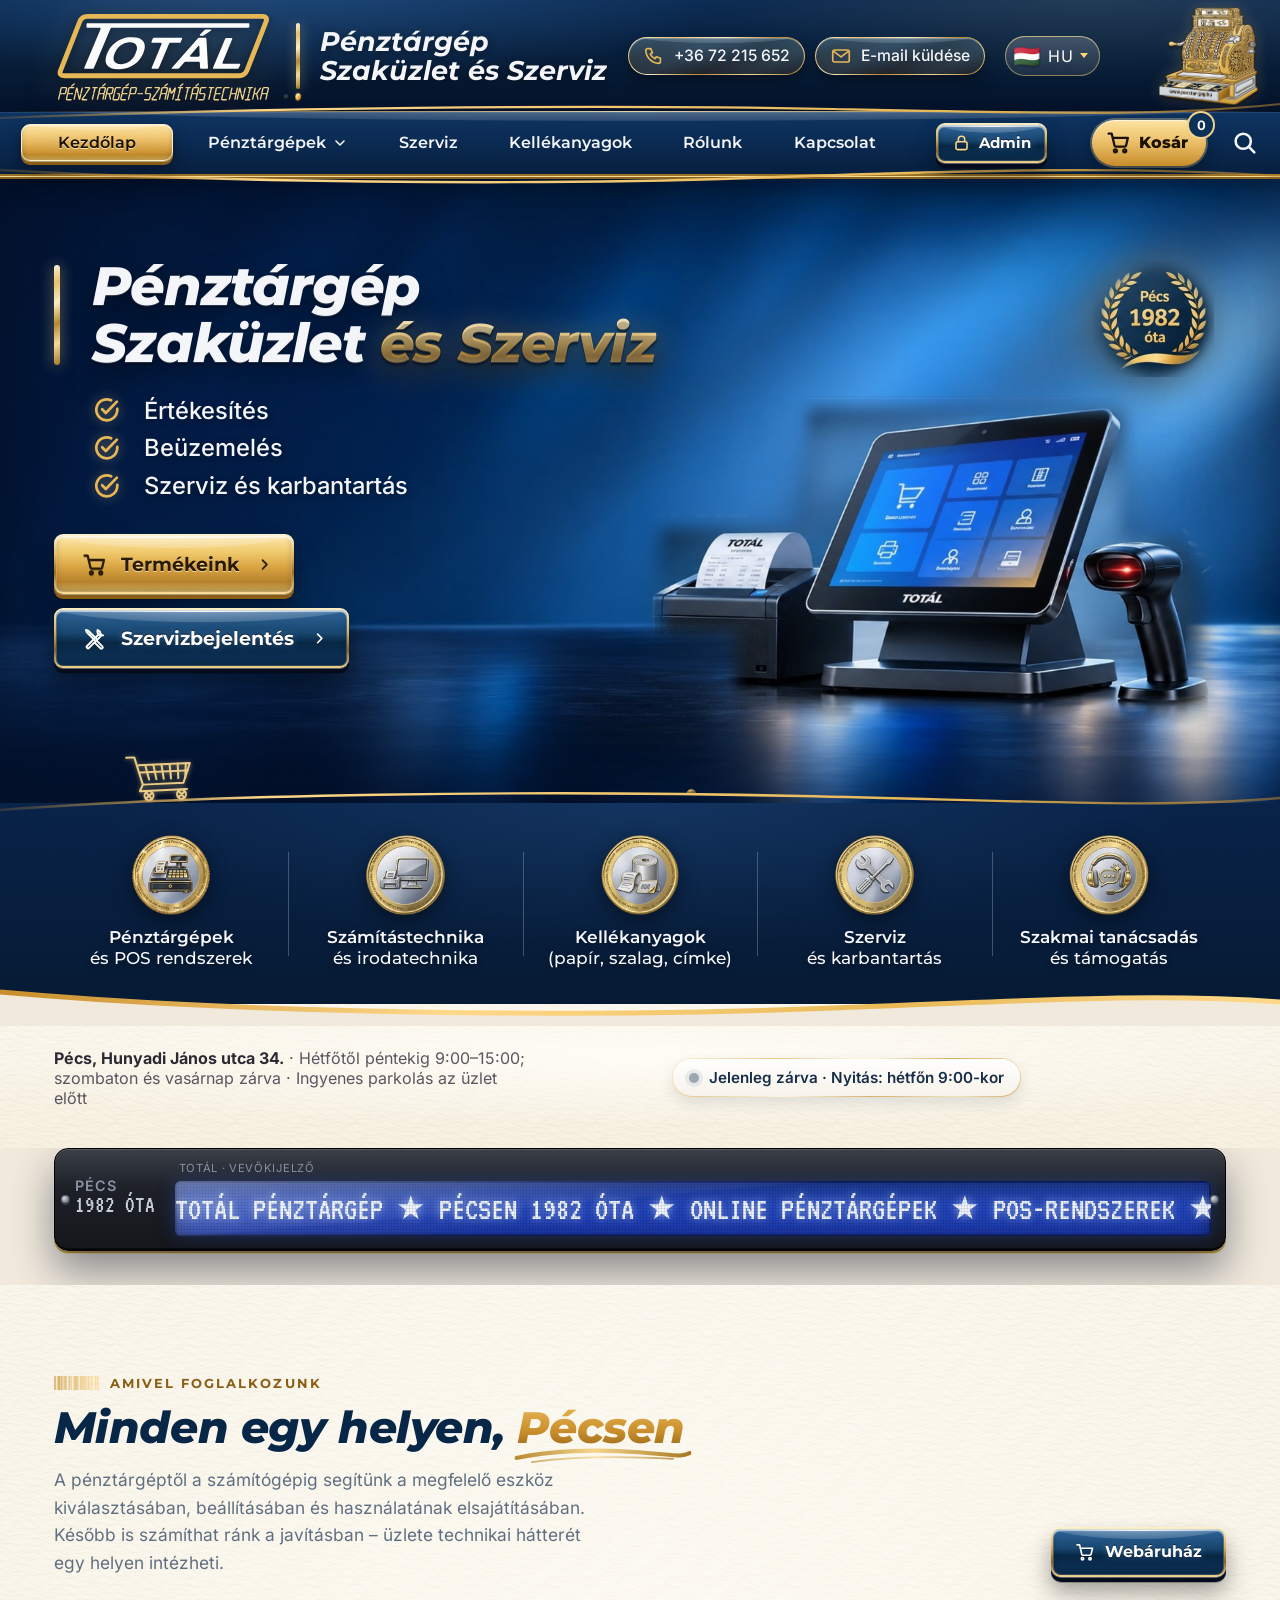
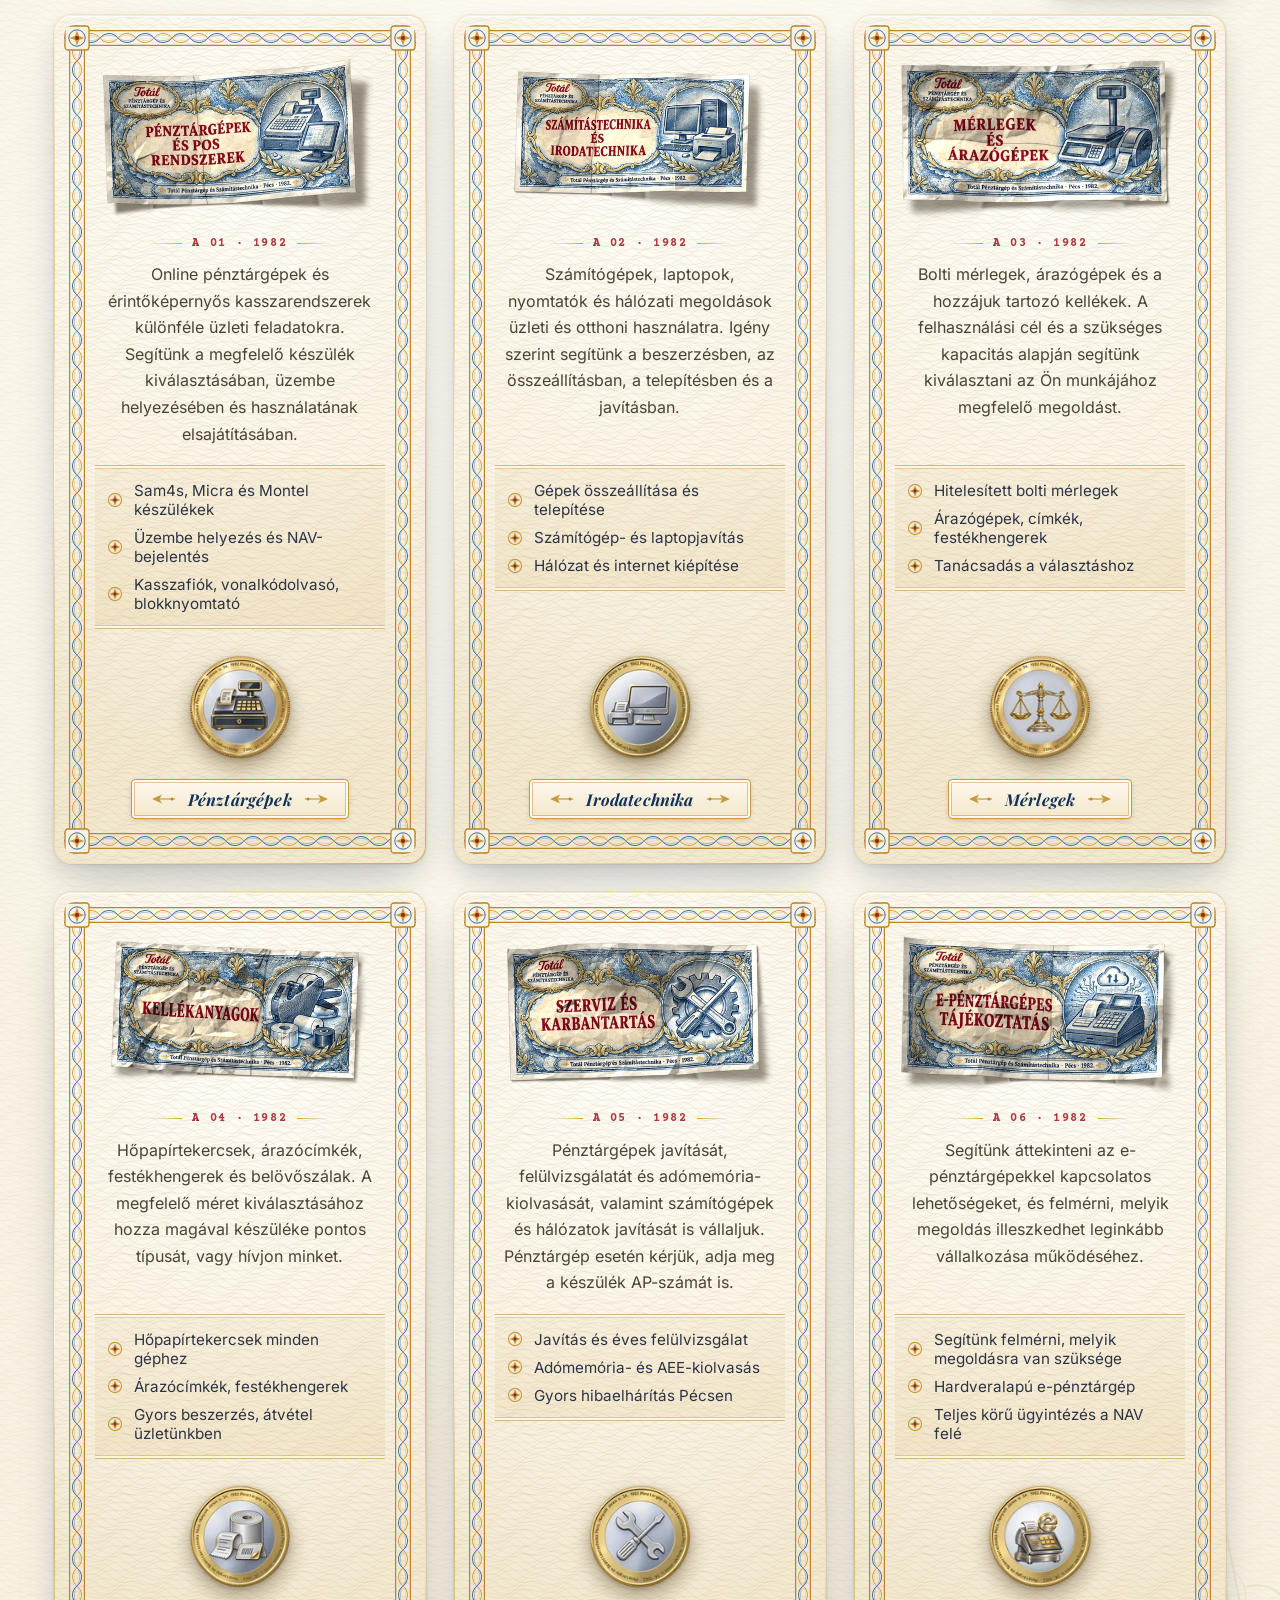
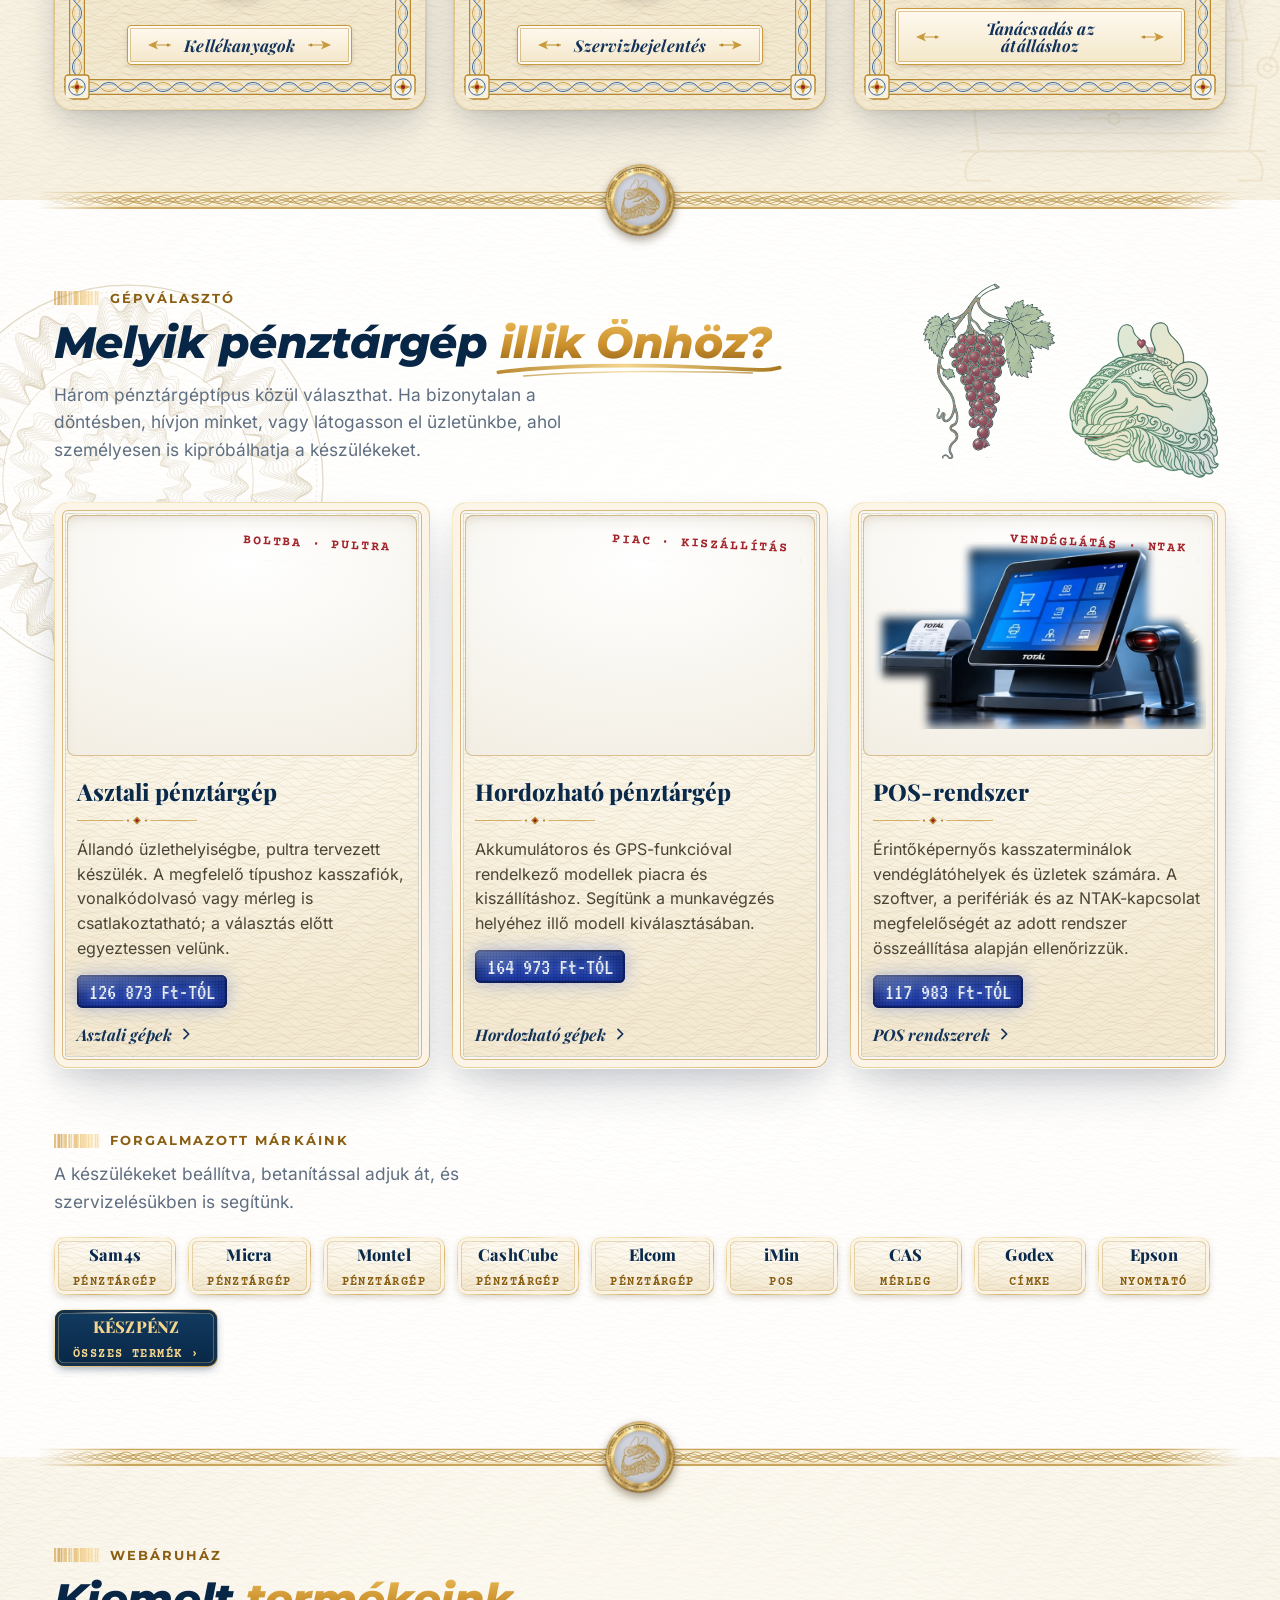
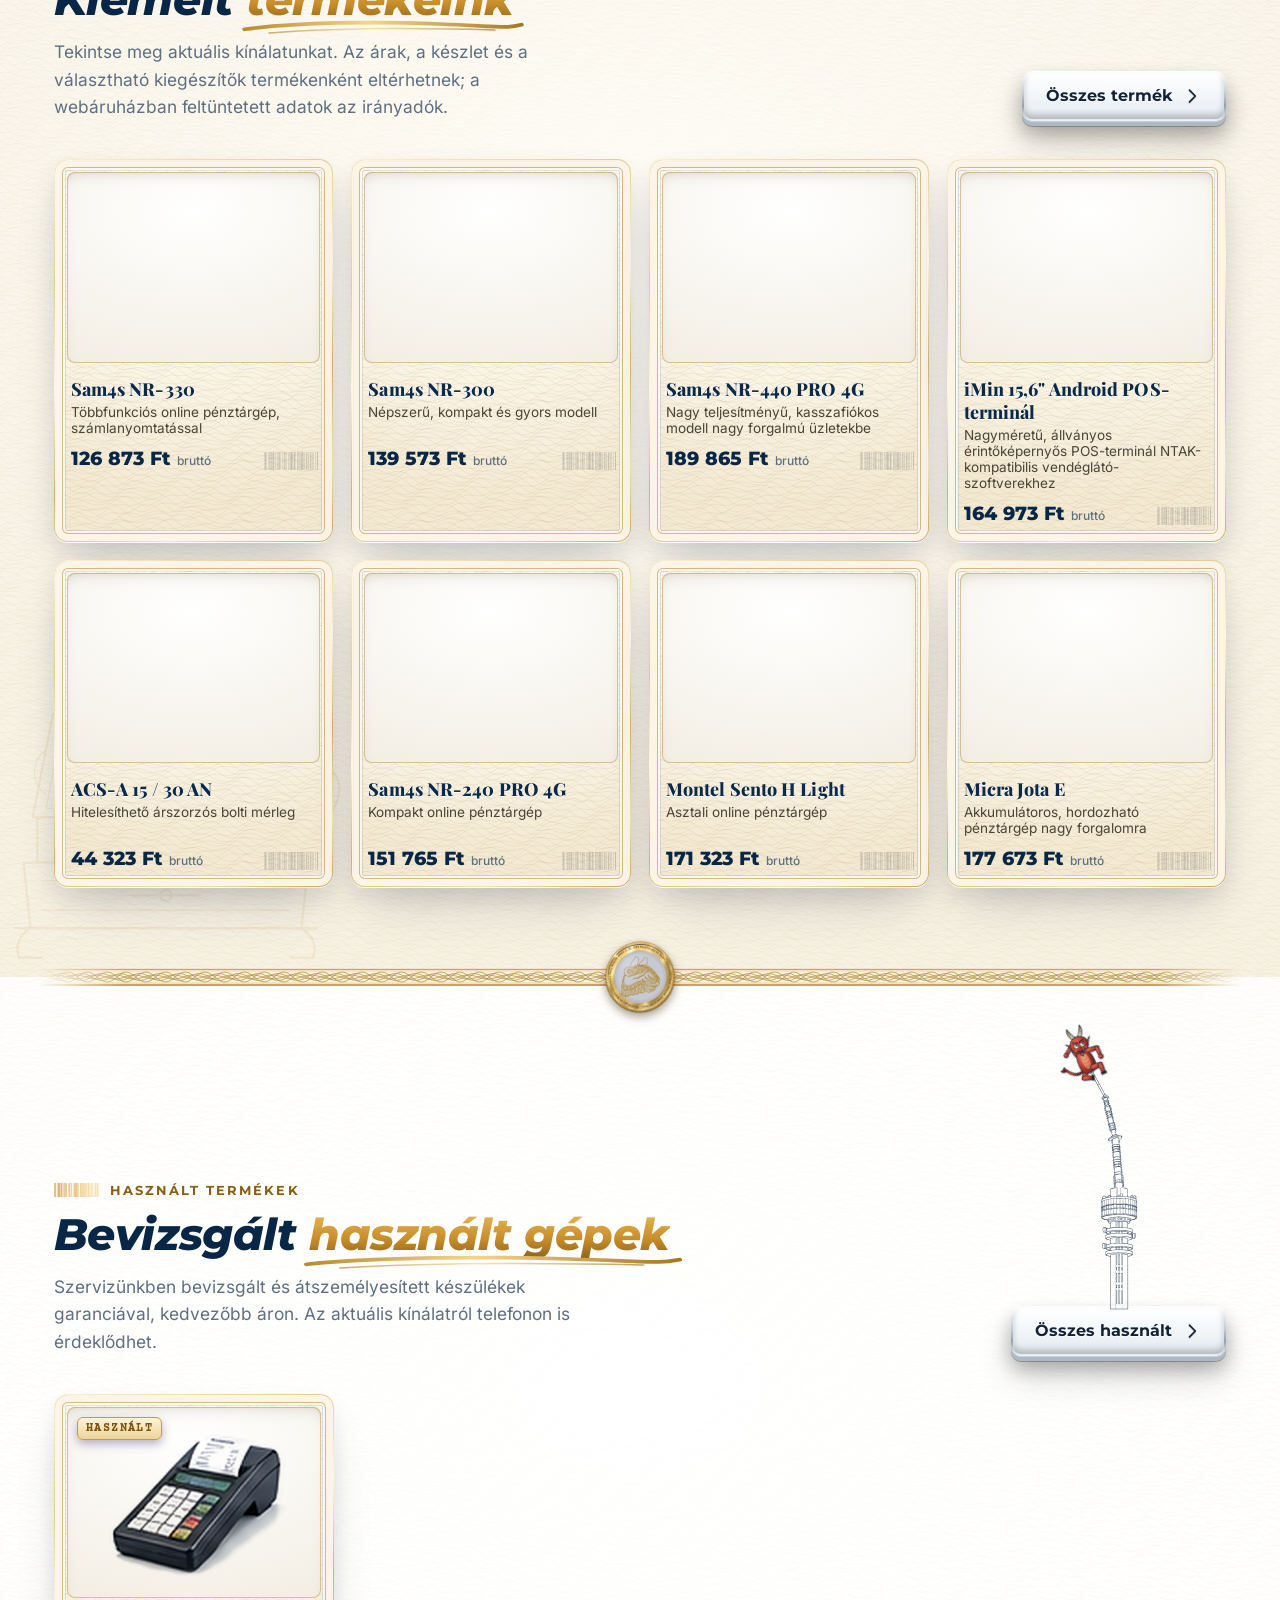
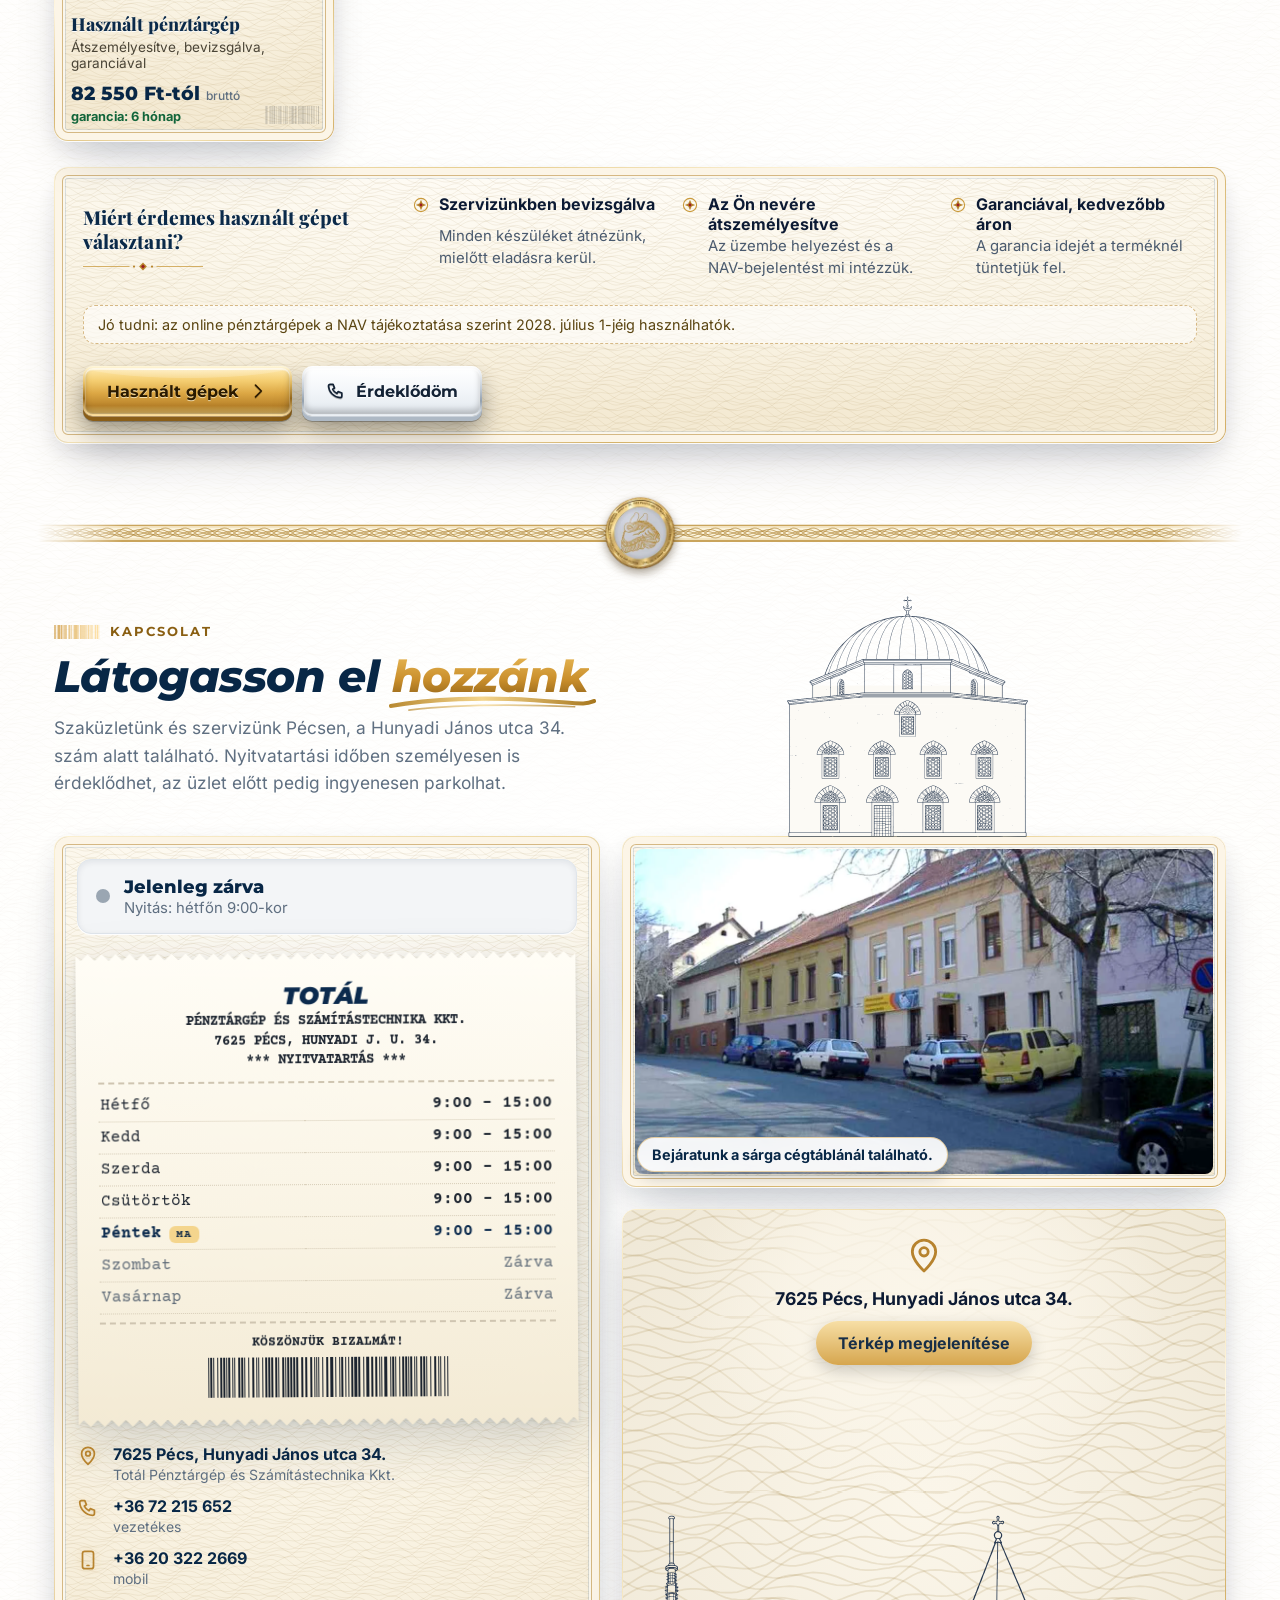
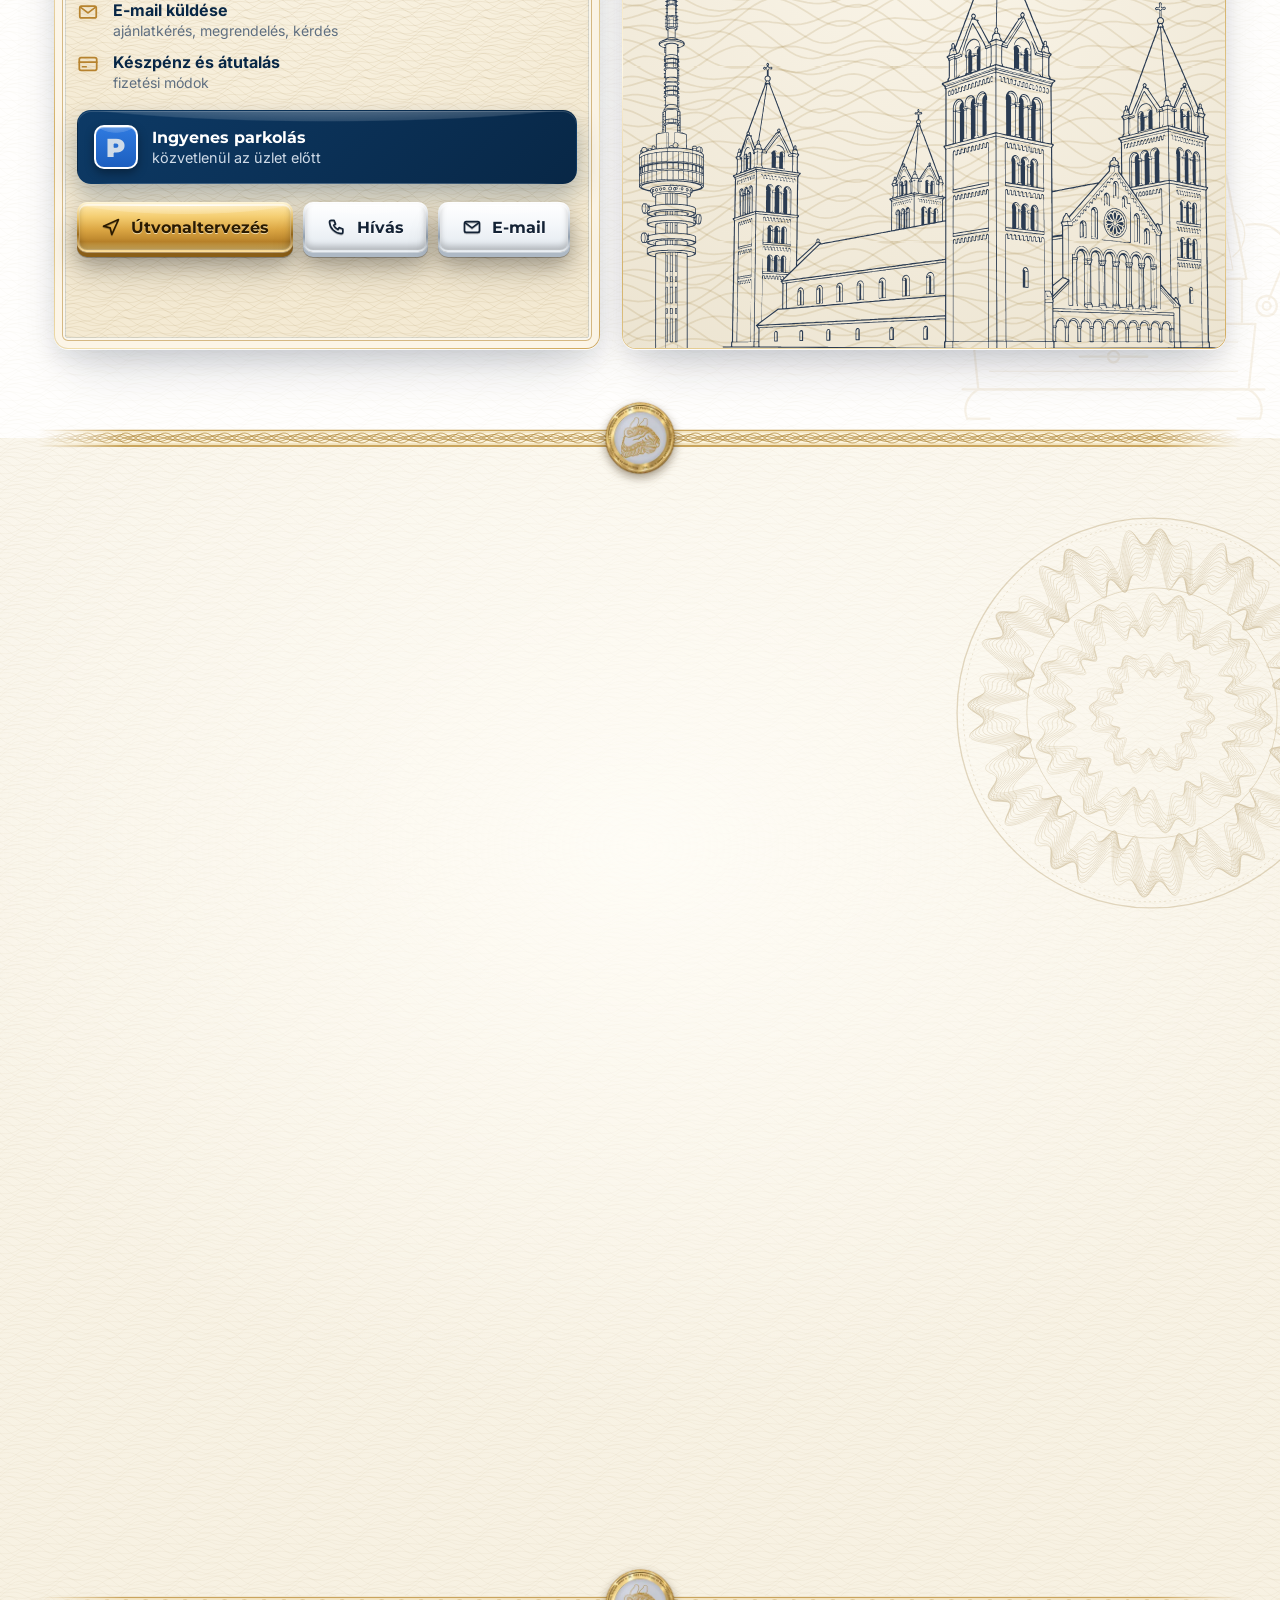
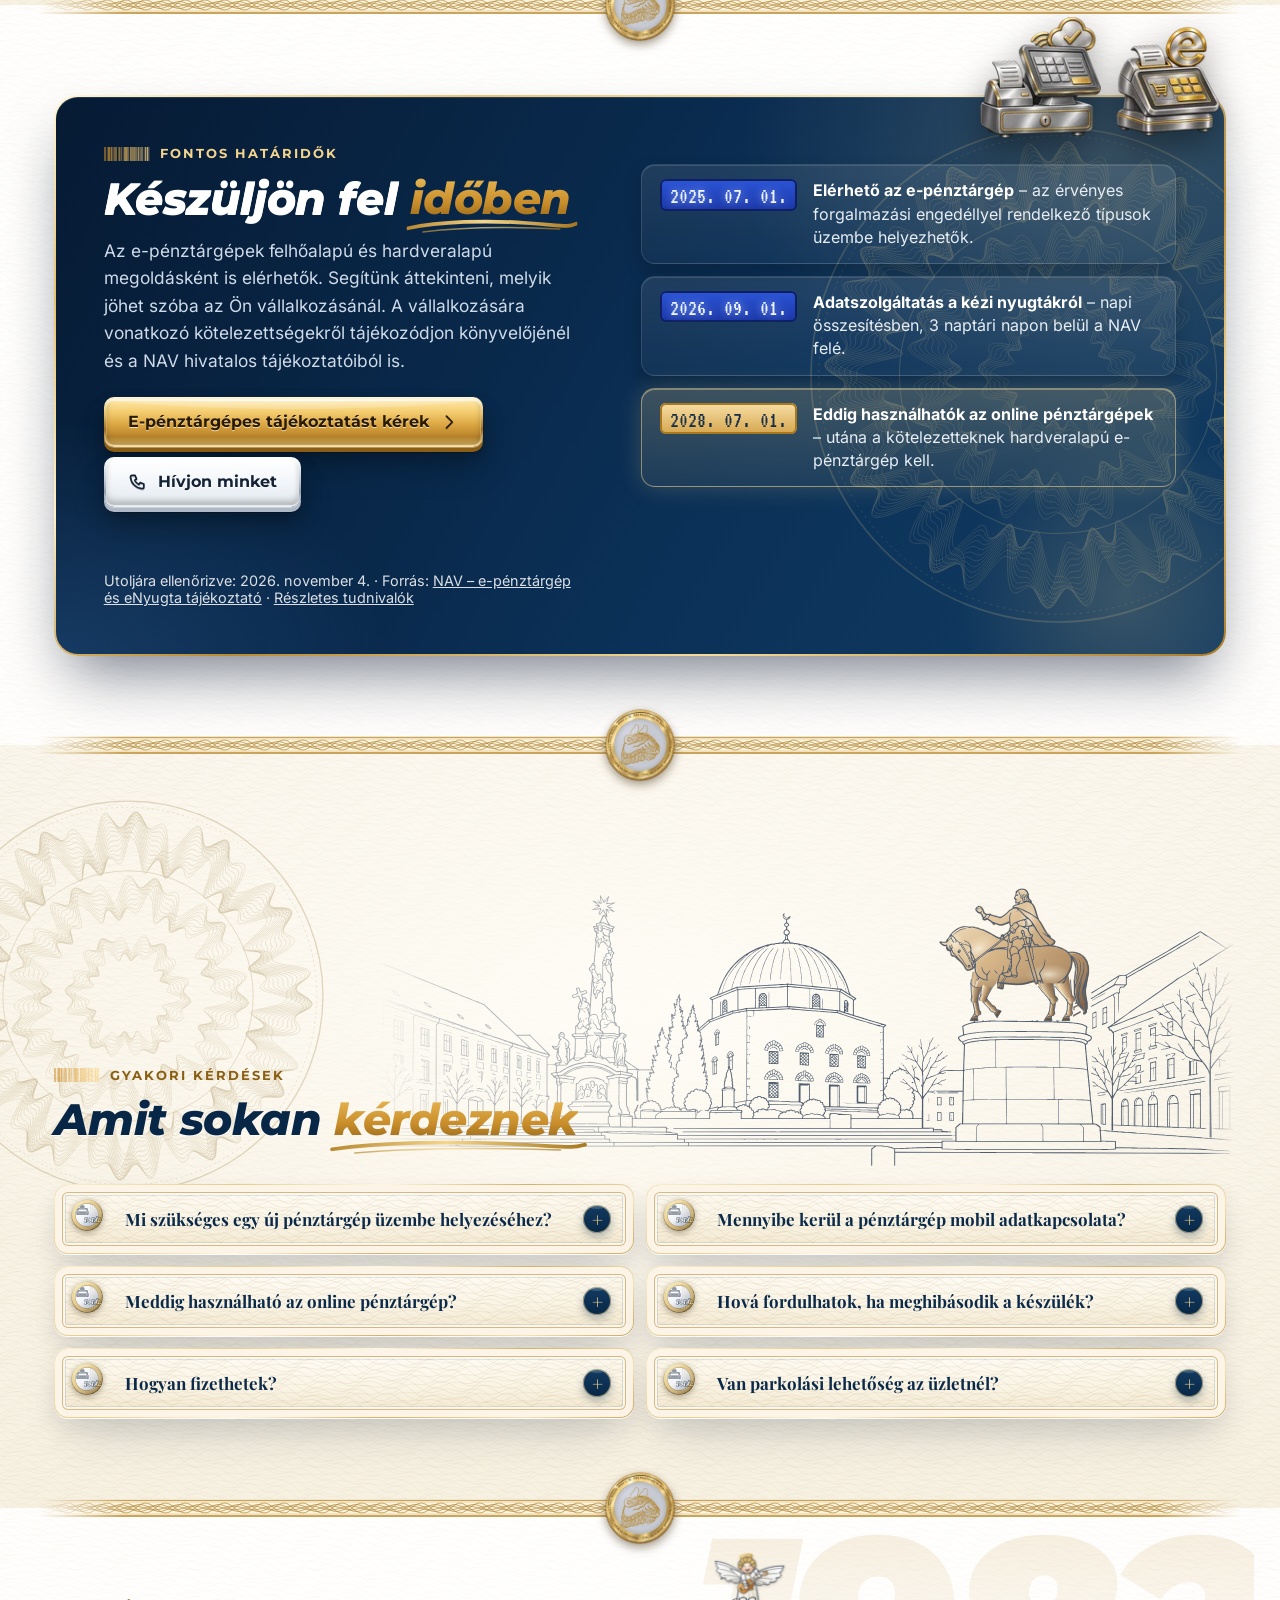
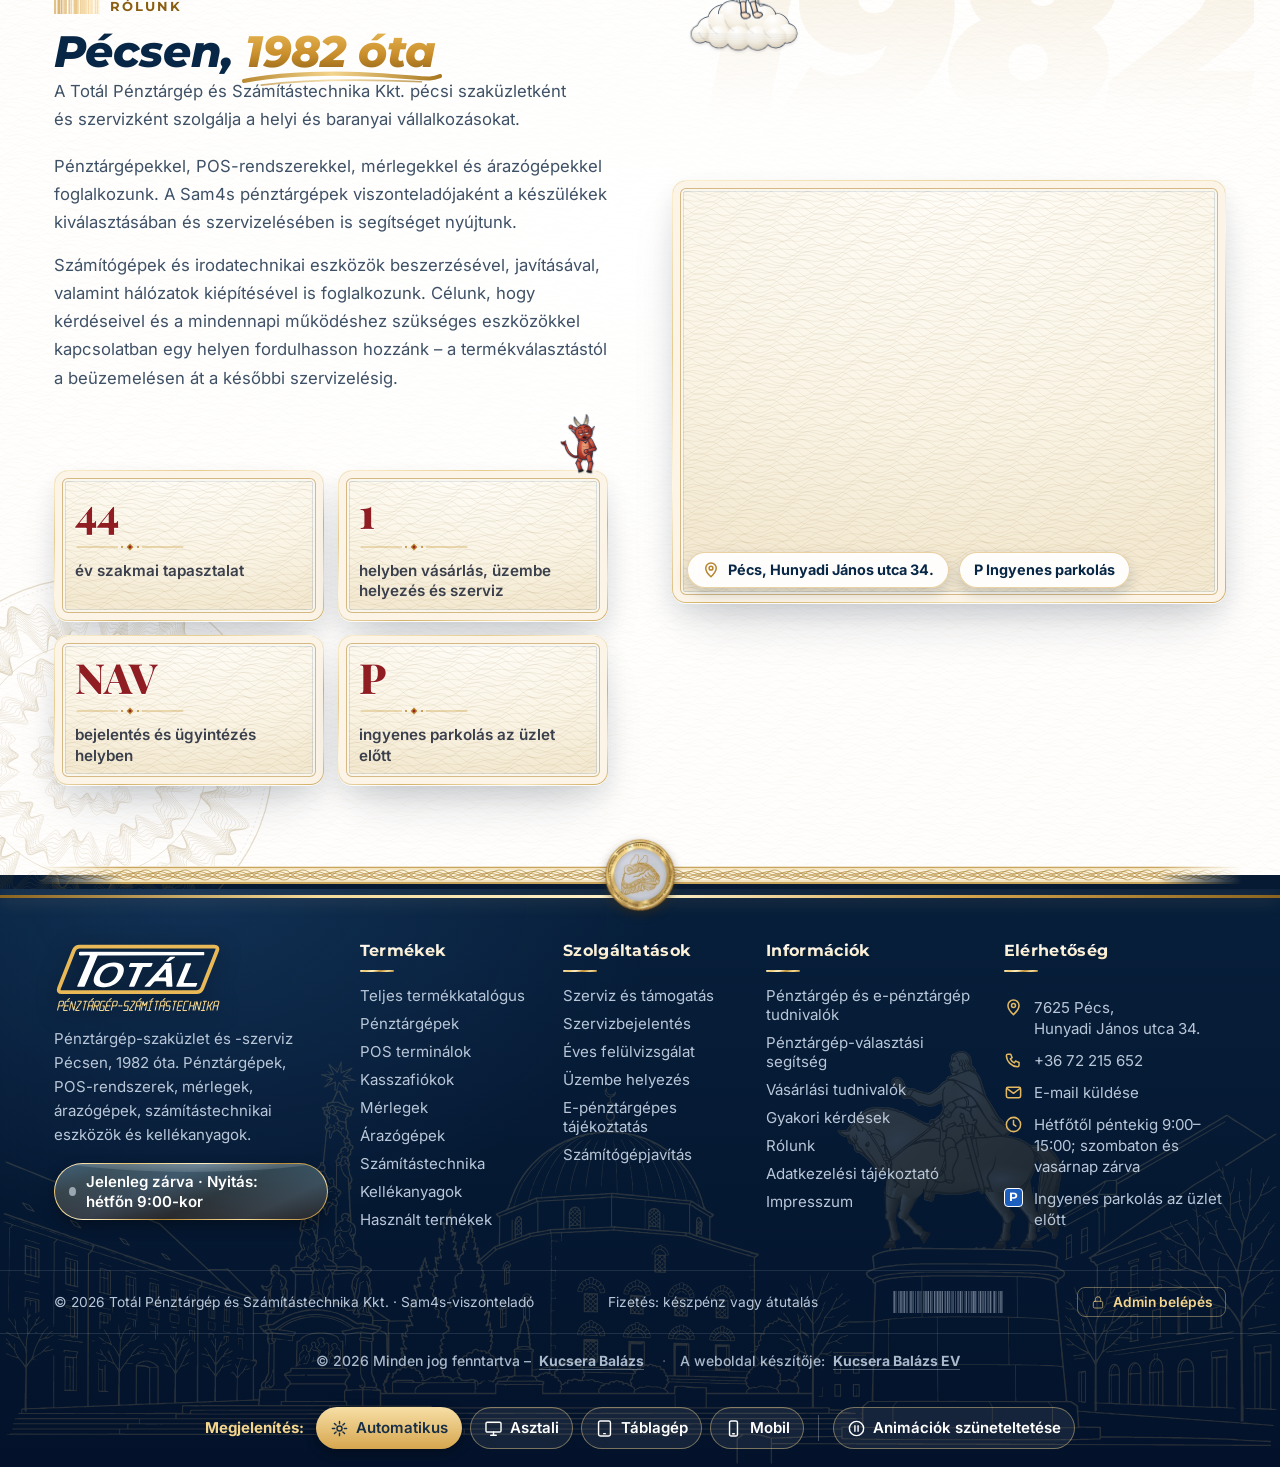
<file: index.html>
<!doctype html>
<html lang="hu" data-anim-kapcsolo>
<head>
<meta charset="utf-8">
<meta name="viewport" content="width=device-width, initial-scale=1, viewport-fit=cover">
<script src="assets/nezet.js?v=20261105c"></script>
<title>Pénztárgép Pécs – Totál pénztárgépbolt és -szerviz 1982 óta</title>
<meta name="description" content="Pénztárgépbolt és -szerviz Pécsen 1982 óta: online és e-pénztárgépek, üzembe helyezés, NAV-bejelentés, javítás, POS, mérlegek, árazógépek. Hunyadi J. u. 34.">
<link rel="canonical" href="https://penztar-gep.hu/">
<meta name="robots" content="index,follow,max-image-preview:large,max-snippet:-1,max-video-preview:-1">
<meta name="author" content="Totál Pénztárgép és Számítástechnika Kkt.">
<meta name="geo.region" content="HU-BA">
<meta name="geo.placename" content="Pécs">
<meta property="og:type" content="website">
<meta property="og:locale" content="hu_HU">
<meta property="og:site_name" content="Totál Pénztárgép Pécs">
<meta property="og:url" content="https://penztar-gep.hu/">
<meta property="og:title" content="Pénztárgép Pécs – Totál pénztárgépbolt és -szerviz 1982 óta">
<meta property="og:description" content="Pénztárgépbolt és -szerviz Pécsen 1982 óta: online és e-pénztárgépek, üzembe helyezés, NAV-bejelentés, javítás, POS, mérlegek, árazógépek. Hunyadi J. u. 34.">
<meta property="og:image" content="https://penztar-gep.hu/assets/og-kep.jpg">
<meta property="og:image:width" content="1200">
<meta property="og:image:height" content="630">
<meta property="og:image:alt" content="TOTÁL pénztárgép szaküzlet és szerviz – Pécs, Hunyadi János utca 34.">
<meta name="twitter:card" content="summary_large_image">
<meta name="twitter:title" content="Pénztárgép Pécs – Totál pénztárgépbolt és -szerviz">
<meta name="twitter:description" content="Pénztárgépbolt és -szerviz Pécsen 1982 óta: online és e-pénztárgépek, üzembe helyezés, NAV-bejelentés, javítás, POS, mérlegek, árazógépek. Hunyadi J. u. 34.">
<meta name="twitter:image" content="https://penztar-gep.hu/assets/og-kep.jpg">
<link rel="sitemap" type="application/xml" href="/sitemap.php">
<script type="application/ld+json">{"@context":"https://schema.org","@graph":[{"@type":["Store","ElectronicsStore"],"geo":{"@type":"GeoCoordinates","latitude":46.0786,"longitude":18.2311},"@id":"https://penztar-gep.hu/#uzlet","name":"Totál Pénztárgép és Számítástechnika","alternateName":["Totál Pénztárgép Pécs","Penztar-gep.hu"],"legalName":"Totál Pénztárgép és Számítástechnika Kkt.","taxID":"29940163-2-02","description":"Pénztárgép szaküzlet és szerviz Pécsen 1982 óta: online pénztárgépek és e-pénztárgépek, POS rendszerek, mérlegek, árazógépek, számítástechnika, kellékanyagok, pénztárgép-üzembe helyezés, NAV-bejelentés, éves felülvizsgálat és javítás.","url":"https://penztar-gep.hu/","logo":"https://penztar-gep.hu/assets/logo/total-logo-512.png","image":["https://penztar-gep.hu/assets/uzlet-homlokzat.webp","https://penztar-gep.hu/assets/og-kep.jpg"],"telephone":"+36 72 215 652","foundingDate":"1982","priceRange":"$$","currenciesAccepted":"HUF","paymentAccepted":"Készpénz, banki átutalás","address":{"@type":"PostalAddress","streetAddress":"Hunyadi János utca 34.","postalCode":"7625","addressLocality":"Pécs","addressRegion":"Baranya","addressCountry":"HU"},"openingHoursSpecification":[{"@type":"OpeningHoursSpecification","dayOfWeek":["Monday","Tuesday","Wednesday","Thursday","Friday"],"opens":"09:00","closes":"15:00"}],"hasMap":"https://www.google.com/maps?q=P%C3%A9cs%2C+Hunyadi+J%C3%A1nos+utca+34","areaServed":[{"@type":"City","name":"Pécs"},{"@type":"AdministrativeArea","name":"Baranya megye"}],"contactPoint":[{"@type":"ContactPoint","contactType":"customer service","telephone":"+36 72 215 652","availableLanguage":"hu"}],"knowsAbout":["online pénztárgép","e-pénztárgép","pénztárgép szerviz","pénztárgép üzembe helyezés","NAV pénztárgép bejelentés","POS rendszer","bolti mérleg","árazógép","hőpapír"],"hasOfferCatalog":{"@type":"OfferCatalog","name":"Termékek és szolgáltatások","url":"https://penztar-gep.hu/webaruhaz/termek.php","itemListElement":[{"@type":"OfferCatalog","name":"Online pénztárgépek","url":"https://penztar-gep.hu/webaruhaz/termek.php?kat=penztargep"},{"@type":"OfferCatalog","name":"POS rendszerek, terminálok","url":"https://penztar-gep.hu/webaruhaz/termek.php?kat=pos"},{"@type":"OfferCatalog","name":"Kasszafiókok","url":"https://penztar-gep.hu/webaruhaz/termek.php?kat=fiok"},{"@type":"OfferCatalog","name":"Bolti mérlegek","url":"https://penztar-gep.hu/webaruhaz/termek.php?kat=merleg"},{"@type":"OfferCatalog","name":"Árazógépek","url":"https://penztar-gep.hu/webaruhaz/termek.php?kat=arazo"},{"@type":"OfferCatalog","name":"Számítástechnika és irodatechnika","url":"https://penztar-gep.hu/webaruhaz/termek.php?kat=irodatechnika"},{"@type":"OfferCatalog","name":"Kellékanyagok: hőpapír, árazócímke, festékhenger","url":"https://penztar-gep.hu/webaruhaz/termek.php?kat=kellek"},{"@type":"OfferCatalog","name":"Használt pénztárgépek","url":"https://penztar-gep.hu/webaruhaz/termek.php?kat=hasznalt"},{"@type":"Offer","itemOffered":{"@type":"Service","name":"Pénztárgép üzembe helyezése és NAV-bejelentés"}},{"@type":"Offer","itemOffered":{"@type":"Service","name":"Pénztárgép éves felülvizsgálata"}},{"@type":"Offer","itemOffered":{"@type":"Service","name":"Pénztárgép- és számítógépjavítás"}},{"@type":"Offer","itemOffered":{"@type":"Service","name":"E-pénztárgépes tájékoztatás és átállás"}}]}},{"@type":"WebSite","@id":"https://penztar-gep.hu/#web","url":"https://penztar-gep.hu/","name":"Totál Pénztárgép Pécs","inLanguage":"hu-HU","publisher":{"@id":"https://penztar-gep.hu/#uzlet"}},{"@type":"WebPage","@id":"https://penztar-gep.hu/#oldal","url":"https://penztar-gep.hu/","name":"Pénztárgép Pécs – Totál pénztárgépbolt és -szerviz 1982 óta","isPartOf":{"@id":"https://penztar-gep.hu/#web"},"about":{"@id":"https://penztar-gep.hu/#uzlet"},"inLanguage":"hu-HU","primaryImageOfPage":"https://penztar-gep.hu/assets/og-kep.jpg"},{"@type":"FAQPage","@id":"https://penztar-gep.hu/#gyik","mainEntity":[{"@type":"Question","name":"Mi szükséges egy új pénztárgép üzembe helyezéséhez?","acceptedAnswer":{"@type":"Answer","text":"A készülék típusától és a vállalkozás adataitól függően üzembe helyezési kódra, valamint a vállalkozás képviseletére jogosító dokumentumokra is szükség lehet. A pontos dokumentumlistát kérjük, vásárlás előtt egyeztesse velünk vagy könyvelőjével."}},{"@type":"Question","name":"Mennyibe kerül a pénztárgép mobil adatkapcsolata?","acceptedAnswer":{"@type":"Answer","text":"A mobil adatkapcsolat díja gépenként havonta 1 500 Ft + ÁFA. A szerződés és az aktuális díj részleteiről vásárlás előtt kérjen tájékoztatást."}},{"@type":"Question","name":"Meddig használható az online pénztárgép?","acceptedAnswer":{"@type":"Answer","text":"A NAV tájékoztatása szerint az online pénztárgépek 2028. július 1-jéig használhatók, addig az e-pénztárgépre való áttérés önkéntes. A pénztárgép-használatra kötelezett vállalkozásoknak ettől az időponttól hardveralapú e-pénztárgépet kell használniuk. Az Ön vállalkozására vonatkozó szabályokat egyeztesse könyvelőjével."}},{"@type":"Question","name":"Hová fordulhatok, ha meghibásodik a készülék?","acceptedAnswer":{"@type":"Answer","text":"A hibát telefonon vagy a szervizűrlapon jelentheti be. Kérjük, adja meg a készülék típusát, pénztárgép esetén pedig – ha rendelkezésére áll – az AP-számot is. A javítás várható menetét előzetesen egyeztetjük Önnel."}},{"@type":"Question","name":"Hogyan fizethetek?","acceptedAnswer":{"@type":"Answer","text":"Rendelését online is leadhatja. Ha szeretné, előre, díjbekérő alapján, átutalással fizethet; az üzletben, átvételkor készpénzzel is rendezheti az összeget. A termékeket jelenleg kizárólag üzletünkben lehet átvenni."}},{"@type":"Question","name":"Van parkolási lehetőség az üzletnél?","acceptedAnswer":{"@type":"Answer","text":"Igen, üzletünk előtt ingyenes parkolási lehetőség áll rendelkezésre."}}]}]}</script>
<meta name="claude:viewport-fit-sides" content="cover">
<link rel="icon" type="image/png" href="assets/favicon-64.png?v=20261105il">
<link rel="apple-touch-icon" href="assets/apple-touch-icon.png?v=20261105il">
<meta name="theme-color" content="#082746">
<link rel="preload" as="image" href="assets/hero-hatter.jpg" fetchpriority="high">
<link rel="stylesheet" href="assets/fonts/betutipusok.css?v=20261105">
<style>
/* Layout: az elfogadott terv – sötétkék fejléc logóval és elérhetőségekkel, arany menüsor, kék fénysugaras kezdőkép a termékcsoporttal, arany hullámok, ikonsáv, krémszínű alsó sáv */
:root{
  color-scheme:dark;
  --n0:#04112a; --n1:#061a33; --n2:#071f3b; --n3:#0b3158; --blue:#1674c8;
  --gold:#e9b957; --gold-l:#ffd98a; --gold-d:#c98e2b;
  --txt:#f7f8fc; --txt2:#d6dfea; --sep:rgba(214,223,234,.28); --cream:#f1e9dc; --cream-ink:#2b2a33;
  --fd:"Montserrat","Arial Black",Arial,sans-serif; --fb:"Inter","Segoe UI",system-ui,sans-serif;
}
*{box-sizing:border-box}
html,body{margin:0}
body{background:var(--n1);color:var(--txt);font-family:var(--fb);font-size:16px;-webkit-font-smoothing:antialiased}
body::before{content:"";position:fixed;inset:0 0 auto;height:env(safe-area-inset-top,0px);z-index:60;background:var(--n0)}
a{color:inherit;text-decoration:none}
svg.ic{fill:none;stroke:currentColor;stroke-linecap:round;stroke-linejoin:round}
.wrap{max-width:1440px;margin:0 auto;padding-left:max(16px,env(safe-area-inset-left,0px),4.2vw);padding-right:max(16px,env(safe-area-inset-right,0px),4.2vw)}
@media (min-width:1900px){.wrap{padding-left:80px;padding-right:80px}}
:focus-visible{outline:3px solid var(--gold-l);outline-offset:3px;border-radius:6px}

/* fejléc */
.top{position:relative;background:radial-gradient(ellipse 70% 120% at 30% 0%,#0b2a52 0%,var(--n1) 55%,var(--n0) 100%);overflow:hidden}
.top .pan{position:absolute;right:0;top:0;height:112px;width:auto;opacity:.95;pointer-events:none}
.top .wrap{display:flex;align-items:center;gap:clamp(16px,2.4vw,40px);min-height:110px;position:relative}
.logo img{display:block;height:auto;width:clamp(150px,15vw,232px)}
.vbar{width:4px;height:66px;border-radius:2px;background:linear-gradient(180deg,var(--gold-l),var(--gold-d));flex-shrink:0}
.slogan{white-space:nowrap;font-family:var(--fd);font-style:italic;font-weight:700;font-size:clamp(1.15rem,2.1vw,2.05rem);line-height:1.08;color:var(--txt)}
.contacts{margin-left:auto;display:flex;gap:22px;margin-right:clamp(0px,7vw,120px)}
.pill{display:inline-flex;align-items:center;gap:12px;padding:8px 20px;border-radius:30px;border:1.6px solid var(--gold);font-weight:500;font-size:1.06rem;color:var(--txt);background:rgba(4,17,42,.45);white-space:nowrap}
.pill svg{width:22px;height:22px;color:var(--gold);stroke-width:1.8}
.pill:hover{background:rgba(233,185,87,.12)}

/* menüsor */
.navbar{position:relative;background:linear-gradient(180deg,#0a2a52 0%,#08213f 100%);height:62px}
.navbar .wave{position:absolute;left:0;width:100%;height:24px;pointer-events:none}
.navbar .wave.t{top:-12px}.navbar .wave.b{bottom:-14px}
.navbar .wrap{display:flex;align-items:center;justify-content:center;gap:clamp(8px,3.4vw,60px);height:100%;position:relative;z-index:2}
.navbar a.it{font-family:var(--fd);font-weight:600;font-size:clamp(.92rem,1.25vw,1.2rem);padding:8px 16px;border-radius:9px;display:inline-flex;gap:6px;align-items:center;color:var(--txt);white-space:nowrap}
.navbar a.it:hover{color:var(--gold-l)}
.navbar a.it.on{background:linear-gradient(180deg,var(--gold-l),var(--gold-d));color:#1a1200;padding:8px 36px;box-shadow:0 4px 12px rgba(0,0,0,.35),inset 0 1px 0 rgba(255,255,255,.55)}
.navbar .search{color:var(--txt);display:grid;place-items:center;width:44px;height:44px;margin-left:clamp(8px,4vw,70px)}
.navbar .search svg{width:28px;height:28px;stroke-width:2.2}
.navbar .burger{display:none}
.admbtn{display:inline-flex;align-items:center;gap:8px;height:40px;padding:0 14px;border-radius:9px;border:1.5px solid rgba(255,217,138,.55);color:var(--txt);font-family:var(--fd);font-weight:700;font-size:.92rem;white-space:nowrap;margin-left:clamp(8px,2vw,30px)}
.admbtn svg{width:19px;height:19px;color:var(--gold-l);stroke-width:2}
.admbtn:hover{border-color:var(--gold-l);color:var(--gold-l)}
.navbar .admbtn + .search{margin-left:6px}

/* kezdőkép */
.hero{position:relative;background:url(assets/hero-hatter.jpg) 50% 50%/cover no-repeat,var(--n3);overflow:hidden}
.hero::before{content:"";position:absolute;inset:0;background:linear-gradient(90deg,rgba(4,17,42,.55) 0%,rgba(4,17,42,.15) 38%,rgba(4,17,42,0) 60%);pointer-events:none}
.hero .wrap{position:relative;display:grid;grid-template-columns:minmax(0,46fr) minmax(0,54fr);align-items:center;min-height:clamp(440px,30.5vw,470px);padding-block:30px 22px}
.copy{position:relative;z-index:3;padding-left:clamp(0px,3vw,48px)}
h1{margin:0;font-family:var(--fd);font-style:italic;font-weight:800;font-size:clamp(2.2rem,4.25vw,4.05rem);line-height:1.04;letter-spacing:-.015em;text-shadow:0 3px 16px rgba(0,0,0,.4);position:relative;white-space:nowrap}
h1::before{content:"";position:absolute;left:clamp(-48px,-3vw,-22px);top:.12em;bottom:.12em;width:6px;border-radius:3px;background:linear-gradient(180deg,var(--gold-l),var(--gold-d))}
h1 .g{background:linear-gradient(180deg,var(--gold-l) 10%,var(--gold) 55%,var(--gold-d));-webkit-background-clip:text;background-clip:text;color:transparent}
ul.ticks{list-style:none;margin:24px 0 0;padding:0;display:grid;gap:8px;font-size:clamp(1.15rem,1.85vw,1.75rem);font-weight:500;color:var(--txt)}
ul.ticks li{display:flex;align-items:center;gap:22px}
ul.ticks svg{width:1.25em;height:1.25em;color:var(--gold);stroke-width:2.2;flex-shrink:0}
.cta{display:flex;gap:14px;flex-wrap:nowrap;margin-top:34px;margin-left:clamp(-48px,-3vw,0px)}
.btn{display:inline-flex;align-items:center;gap:14px;height:60px;padding:0 20px 0 26px;border-radius:9px;font-family:var(--fd);font-weight:700;font-size:clamp(1rem,1.45vw,1.38rem);white-space:nowrap;transition:transform .12s,filter .15s}
.btn:hover{transform:translateY(-1px);filter:brightness(1.06)}
.btn svg{width:1.35em;height:1.35em;stroke-width:2.1}
.btn .ch{width:.8em;height:.8em;stroke-width:2.6;margin-left:4px}
.btn.gold{background:linear-gradient(180deg,var(--gold-l) 0%,#f0c46e 45%,var(--gold-d) 100%);color:#1a1200;box-shadow:0 8px 20px rgba(0,0,0,.35),inset 0 1px 0 rgba(255,255,255,.6)}
.btn.dark{background:rgba(4,17,42,.72);border:2px solid rgba(247,248,252,.85);color:var(--txt);box-shadow:0 8px 20px rgba(0,0,0,.3)}
.art{position:relative;align-self:end;height:100%;min-height:360px}
.art .prod{position:absolute;left:-6%;bottom:-6px;width:min(812px,112%);height:auto}
.mbr,.lau-m{display:none}
.art .lau{position:absolute;right:-1%;top:6%;width:clamp(150px,13vw,205px);height:auto}

/* hullám + ikonsáv */
.sep{display:block;width:100%;height:30px;margin-top:-15px;position:relative;z-index:4}
.strip{background:linear-gradient(180deg,#09234a 0%,#071d3c 100%);margin-top:-15px;padding-top:6px}
.strip .wrap{display:grid;grid-template-columns:repeat(5,1fr);padding-block:16px 26px}
.strip a{display:flex;flex-direction:column;align-items:center;text-align:center;gap:10px;padding:8px 10px;position:relative}
.strip a + a::before{content:"";position:absolute;left:0;top:18%;bottom:14%;width:1px;background:var(--sep)}
.strip svg{width:clamp(48px,4.6vw,72px);height:clamp(48px,4.6vw,72px);color:var(--gold);stroke-width:1.5}
.strip b{font-family:var(--fd);font-weight:600;font-size:clamp(.95rem,1.3vw,1.2rem);line-height:1.28;color:var(--txt)}
.strip b small{display:block;font-weight:500;font-size:inherit}
.strip a:hover b{color:var(--gold-l)}
.goldwave{display:block;width:100%;height:42px;margin-top:-20px;position:relative;z-index:3}
.cream{position:relative;background:var(--cream);color:var(--cream-ink);min-height:120px;margin-top:-22px;overflow:hidden}
.cream .dz{position:absolute;right:5%;bottom:0;width:clamp(150px,14vw,210px);height:auto;opacity:.9}
.cream .wrap{padding-block:44px 40px;position:relative}
.cream p{margin:0;max-width:30em;font-size:1rem;color:#5a5560}

/* mobil */
@media (max-width:1100px){
  .contacts{display:none}
  .navbar .wrap{justify-content:flex-start;gap:4px;overflow-x:auto;scrollbar-width:none}
  .navbar a.it.on{padding:8px 22px}
}
@media (max-width:820px),(max-height:500px) and (max-width:1000px){
  .top .wrap{min-height:84px}.vbar,.slogan{display:none}.top .pan{height:84px}
  .navbar{height:54px}.navbar .wrap{justify-content:space-between}
  .navbar a.it{display:none}.navbar .burger{display:grid;place-items:center;width:44px;height:44px;color:var(--txt)}
  .navbar .burger svg{width:28px;height:28px;stroke-width:2.2}.navbar .admbtn{margin-left:auto;height:38px;padding:0 10px}.navbar .admbtn span{display:none}
  .navbar.open{height:auto}.navbar.open .wrap{flex-wrap:wrap;padding-block:8px}.navbar.open a.it{display:inline-flex;width:100%;padding:12px 8px}.navbar.open a.it.on{width:auto}
}
@media (max-width:820px){
  .hero{background-position:72% 50%}
  .hero .wrap{grid-template-columns:1fr;min-height:0;padding-block:34px 0}
  h1{white-space:normal}h1::before{left:-14px}.copy{padding-left:14px}
  .cta{margin-left:0;flex-wrap:wrap}.btn{height:54px;padding:0 20px}
  .art{min-height:0;height:auto;margin-top:18px}
  .art .prod{position:relative;left:0;bottom:-4px;width:100%}
  .art .lau{display:none}
  .mbr{display:inline}
  .ht{position:relative}
  .lau-m{display:block;position:absolute;right:max(-6px,calc(env(safe-area-inset-right,0px) - 6px));bottom:-.15em;width:clamp(100px,29vw,124px);height:auto;filter:drop-shadow(0 6px 14px rgba(0,0,0,.35))}
  .strip .wrap{grid-template-columns:repeat(2,minmax(0,1fr));row-gap:10px}
  .strip a + a::before{display:none}
  .strip a:last-child{grid-column:1/-1}
}
/* belépő animáció: a betöltéskor minden elem a helyére csúszik (mozgáscsökkentés esetén kikapcsol) */
@media (prefers-reduced-motion:no-preference){
  @keyframes inL{from{opacity:0;transform:translateX(-60px)}to{opacity:1;transform:none}}
  @keyframes inR{from{opacity:0;transform:translateX(70px)}to{opacity:1;transform:none}}
  @keyframes inD{from{opacity:0;transform:translateY(-18px)}to{opacity:1;transform:none}}
  @keyframes inU{from{opacity:0;transform:translateY(28px)}to{opacity:1;transform:none}}
  @keyframes grow{from{transform:scaleY(0)}to{transform:scaleY(1)}}
  @keyframes pop{0%{opacity:0;transform:scale(.4) rotate(-25deg)}70%{opacity:1;transform:scale(1.12) rotate(4deg)}100%{opacity:1;transform:none}}
  @keyframes prod{from{opacity:0;transform:translateX(90px) scale(.96)}to{opacity:1;transform:none}}
  @keyframes shine{from{background-position:120% 0}to{background-position:-20% 0}}
  @keyframes draw{from{stroke-dashoffset:2000}to{stroke-dashoffset:0}}
  .logo{animation:inL .8s cubic-bezier(.2,.8,.2,1) both}
  .vbar{transform-origin:top;animation:grow .6s .25s ease-out both}
  .slogan{animation:inL .8s .3s cubic-bezier(.2,.8,.2,1) both}
  .pill{animation:inR .8s cubic-bezier(.2,.8,.2,1) both}.pill:nth-child(1){animation-delay:.35s}.pill:nth-child(2){animation-delay:.5s}
  .top .pan{animation:inR 1.2s .2s ease-out both}
  .navbar a.it,.navbar .search{animation:inD .55s cubic-bezier(.2,.8,.2,1) both}
  .navbar a.it:nth-of-type(1){animation-delay:.45s}.navbar a.it:nth-of-type(2){animation-delay:.52s}.navbar a.it:nth-of-type(3){animation-delay:.59s}
  .navbar a.it:nth-of-type(4){animation-delay:.66s}.navbar a.it:nth-of-type(5){animation-delay:.73s}.navbar a.it:nth-of-type(6){animation-delay:.8s}.navbar .search{animation-delay:.87s}
  .navbar .wave path,.sep path,.goldwave path:last-child{stroke-dasharray:2000;animation:draw 1.6s .3s ease-out both}
  h1::before{transform-origin:top;animation:grow .7s .7s cubic-bezier(.2,.8,.2,1) both}
  h1 .l1,h1 .l2{display:inline-block;animation:inL .9s cubic-bezier(.16,.84,.24,1) both}
  h1 .l1{animation-delay:.8s}h1 .l2{animation-delay:1s}
  h1 .g{background-image:linear-gradient(100deg,var(--gold-d) 0%,var(--gold) 35%,#fff6dc 50%,var(--gold) 65%,var(--gold-d) 100%);background-size:250% 100%;animation:shine 1.6s 1.7s ease-in-out both}
  ul.ticks li{animation:inL .7s cubic-bezier(.2,.8,.2,1) both}
  ul.ticks li:nth-child(1){animation-delay:1.25s}ul.ticks li:nth-child(2){animation-delay:1.38s}ul.ticks li:nth-child(3){animation-delay:1.51s}
  ul.ticks li svg{animation:pop .6s cubic-bezier(.2,.8,.2,1) both}
  ul.ticks li:nth-child(1) svg{animation-delay:1.45s}ul.ticks li:nth-child(2) svg{animation-delay:1.58s}ul.ticks li:nth-child(3) svg{animation-delay:1.71s}
  .cta .btn{animation:inU .7s cubic-bezier(.2,.8,.2,1) both}.cta .btn:nth-child(1){animation-delay:1.7s}.cta .btn:nth-child(2){animation-delay:1.85s}
  .art .prod{animation:prod 1.3s .6s cubic-bezier(.16,.84,.24,1) both}
  .art .lau,.lau-m{animation:pop 1s 1.6s cubic-bezier(.2,.8,.2,1) both}
  .strip a{animation:inU .7s cubic-bezier(.2,.8,.2,1) both}
  .strip a:nth-child(1){animation-delay:1.9s}.strip a:nth-child(2){animation-delay:2s}.strip a:nth-child(3){animation-delay:2.1s}.strip a:nth-child(4){animation-delay:2.2s}.strip a:nth-child(5){animation-delay:2.3s}
}

/* ===== főoldal: lefelé görgethető szekciók (világos tónus) ===== */
.cb{display:flex;align-items:center;justify-content:space-between;gap:16px;flex-wrap:wrap}
.cream p b{color:#2b2a33}
.openchip{display:inline-flex;align-items:center;gap:10px;padding:9px 16px;border-radius:30px;background:#fff;border:1px solid #e6dcc8;font-weight:600;font-size:.95rem;color:#182e48;box-shadow:0 4px 12px rgba(24,46,72,.08);margin-right:clamp(0px,16vw,240px)}
.openchip i{width:10px;height:10px;border-radius:50%;background:#9aa6b2;box-shadow:0 0 0 4px rgba(154,166,178,.2)}
.openchip.open i{background:#1f9d55;box-shadow:0 0 0 4px rgba(31,157,85,.18);animation:pulse 2s infinite}
.openchip.soon i{background:#d98a00;box-shadow:0 0 0 4px rgba(217,138,0,.2)}
@keyframes pulse{50%{box-shadow:0 0 0 8px rgba(31,157,85,0)}}
.lt{--ink:#182e48;--muted:#5f6f81;--line:#dfe5eb;--navy:#082746;--navy2:#123b61;--goldd:#b7832e;color:var(--ink);color-scheme:light}
.sec{padding-block:clamp(56px,7vw,96px);background:#f7f8fa;scroll-margin-top:20px}
.sec.white{background:#fff}
.sec.cream2{background:linear-gradient(180deg,#faf8f2,#f7f3eb)}
.shead{display:flex;align-items:flex-end;justify-content:space-between;gap:20px;flex-wrap:wrap;margin-bottom:clamp(26px,3vw,40px)}
.eye{display:inline-flex;align-items:center;gap:10px;font-family:var(--fd);font-weight:700;font-size:.8rem;letter-spacing:.16em;text-transform:uppercase;color:var(--goldd)}
.eye::before{content:"";width:28px;height:2px;background:linear-gradient(90deg,var(--gold-l),var(--gold-d))}
.sh2{margin:10px 0 0;font-family:var(--fd);font-style:italic;font-weight:800;font-size:clamp(1.9rem,3.4vw,2.9rem);line-height:1.08;letter-spacing:-.01em;color:var(--navy)}
.sh2 em{font-style:italic;background:linear-gradient(180deg,#e9b957,#b7832e);-webkit-background-clip:text;background-clip:text;color:transparent}
.slead{margin:12px 0 0;max-width:31em;font-size:1.08rem;line-height:1.6;color:var(--muted)}
.hb{display:inline-flex;align-items:center;justify-content:center;gap:10px;min-height:50px;padding:0 22px;border-radius:10px;font-family:var(--fd);font-weight:700;font-size:1rem;white-space:nowrap;transition:transform .15s,box-shadow .2s,filter .2s;border:1.5px solid transparent}
.hb:hover{transform:translateY(-1px)}
.hb svg{width:20px;height:20px;stroke-width:2}
.hb.gold{background:linear-gradient(180deg,#f7dfa6,#d6a64e);color:#172e47;box-shadow:0 8px 20px rgba(183,131,46,.28),inset 0 1px 0 rgba(255,255,255,.6)}
.hb.navy{background:#082746;color:#fff;box-shadow:0 8px 20px rgba(8,39,70,.25)}
.hb.line{background:#fff;border-color:#cbd5df;color:var(--ink)}
.hb.line:hover{border-color:var(--navy)}
/* szolgáltatás kártyák */
.areas{display:grid;grid-template-columns:repeat(3,minmax(0,1fr));gap:20px}
.area{position:relative;background:#fff;border:1px solid var(--line);border-radius:18px;padding:26px 24px 22px;display:flex;flex-direction:column;gap:12px;overflow:hidden;transition:transform .25s cubic-bezier(.2,.8,.2,1),box-shadow .25s,border-color .25s}
.area::after{content:"";position:absolute;left:0;right:0;top:0;height:4px;background:linear-gradient(90deg,#f4d58d,#d6a64e,#b7832e);transform:scaleX(0);transform-origin:left;transition:transform .35s}
.area:hover{transform:translateY(-4px);box-shadow:0 18px 40px rgba(24,46,72,.12);border-color:#d3dbe4}
.area:hover::after{transform:none}
.area .ai{width:58px;height:58px;border-radius:16px;display:grid;place-items:center;background:linear-gradient(135deg,#082746,#123b61);color:#f4d58d;box-shadow:0 8px 18px rgba(8,39,70,.22)}
.area .ai svg{width:32px;height:32px;stroke-width:1.6}
.area h3{margin:4px 0 0;font-family:var(--fd);font-weight:800;font-size:1.3rem;color:var(--navy)}
.area p{margin:0;color:var(--muted);line-height:1.55}
.area ul{list-style:none;margin:2px 0 0;padding:0;display:grid;gap:6px;font-size:.95rem}
.area li{display:flex;gap:9px;align-items:flex-start}
.area li svg{width:18px;height:18px;color:var(--goldd);flex-shrink:0;margin-top:2px;stroke-width:2.4}
.area .more{margin-top:auto;padding-top:10px;display:inline-flex;align-items:center;gap:6px;font-family:var(--fd);font-weight:700;color:var(--navy2)}
.area .more svg{width:16px;height:16px;stroke-width:2.6;transition:transform .2s}
.area:hover .more{color:var(--goldd)}.area:hover .more svg{transform:translateX(4px)}
/* kiemelt termékek */
.feat{display:grid;grid-template-columns:repeat(4,minmax(0,1fr));gap:18px}
.fp{background:#fff;border:1px solid var(--line);border-radius:16px;overflow:hidden;display:flex;flex-direction:column;transition:transform .25s,box-shadow .25s}
.fp:hover{transform:translateY(-4px);box-shadow:0 18px 40px rgba(24,46,72,.12)}
.fp .im{aspect-ratio:4/3;background:linear-gradient(180deg,#fff,#f1f4f7);display:grid;place-items:center;position:relative}
.fp .im img{width:88%;height:88%;object-fit:contain;mix-blend-mode:multiply}
.fp .im .tg{position:absolute;top:10px;left:10px;font-family:var(--fd);font-weight:800;font-size:.66rem;letter-spacing:.08em;text-transform:uppercase;padding:4px 8px;border-radius:6px;background:#c0352b;color:#fff}
.fp .bd{padding:14px 16px 16px;display:grid;gap:4px}
.fp h3{margin:0;font-family:var(--fd);font-weight:800;font-size:1.02rem;color:var(--navy)}
.fp .sub{font-size:.85rem;color:var(--muted);min-height:2.4em}
.fp .pr{font-family:var(--fd);font-weight:800;font-size:1.2rem;color:var(--navy);margin-top:6px}
.fp .pr small{font-family:var(--fb);font-weight:500;font-size:.75rem;color:var(--muted)}
.fp .st{font-size:.8rem;font-weight:700;color:#17804a}
.fp .st.low{color:#b06a00}.fp .st.last{color:#c0352b}
.fp .st.kz{justify-self:start;max-width:100%;padding:3px 10px;border-radius:999px;line-height:1.3;overflow:hidden;text-overflow:ellipsis;white-space:nowrap}
.fp .st.kz-szallitas{background:#e8f1fb;color:#1b558e!important}.fp .st.kz-egyedi{background:#fff4e0;color:#82500a!important}.fp .st.kz.nr,.fp .st.kz-elfogyott{background:#eef1f5;color:#4a5b6e!important}
.ul-m{display:none}
@media (max-width:900px){.ulast,.ul-d{display:none!important}.ul-m{display:inline}.fp .st.last{color:#17804a}}
/* számok */
.stats{display:grid;grid-template-columns:repeat(2,minmax(0,1fr));gap:14px;margin-top:22px}
.stat{background:linear-gradient(135deg,#082746,#123b61);color:#fff;border-radius:18px;padding:24px;position:relative;overflow:hidden}
.stat::after{content:"";position:absolute;right:-40px;top:-50px;width:160px;height:160px;border-radius:50%;background:radial-gradient(circle,rgba(244,213,141,.22),transparent 65%)}
.stat b{display:block;font-family:var(--fd);font-style:italic;font-weight:800;font-size:clamp(2rem,3.4vw,2.8rem);line-height:1;background:linear-gradient(180deg,#f4d58d,#d6a64e);-webkit-background-clip:text;background-clip:text;color:transparent}
.stat span{display:block;margin-top:8px;font-weight:600;color:#dfe8f2;line-height:1.35}
.about{display:grid;grid-template-columns:minmax(0,1fr) minmax(0,1fr);gap:clamp(28px,5vw,64px);align-items:center}
.about p{margin:0 0 14px;line-height:1.7;color:#3f5166;font-size:1.04rem}
.photo{position:relative;border-radius:20px;overflow:hidden;box-shadow:0 24px 50px rgba(24,46,72,.18)}
.photo img{display:block;width:100%;height:100%;object-fit:cover;aspect-ratio:4/3}
.photo figcaption{position:absolute;left:14px;bottom:14px;right:14px;display:flex;gap:10px;flex-wrap:wrap}
.photo figcaption span{display:inline-flex;align-items:center;gap:8px;padding:8px 14px;border-radius:30px;background:rgba(255,255,255,.92);backdrop-filter:blur(8px);font-weight:700;font-size:.9rem;color:var(--navy)}
.photo figcaption svg{width:18px;height:18px;color:var(--goldd);stroke-width:2}
/* lépések */
.steps{display:grid;grid-template-columns:repeat(4,minmax(0,1fr));gap:18px;counter-reset:st}
.step{position:relative;background:#fff;border:1px solid var(--line);border-radius:16px;padding:24px 20px 20px}
.step::before{counter-increment:st;content:counter(st);position:absolute;top:-18px;left:20px;width:38px;height:38px;border-radius:50%;display:grid;place-items:center;background:linear-gradient(180deg,#f7dfa6,#d6a64e);color:#172e47;font-family:var(--fd);font-weight:800;box-shadow:0 6px 14px rgba(183,131,46,.3)}
.step h3{margin:8px 0 6px;font-family:var(--fd);font-weight:800;font-size:1.08rem;color:var(--navy)}
.step p{margin:0;color:var(--muted);font-size:.95rem;line-height:1.55}
/* e-pénztárgép */
.epz{display:grid;grid-template-columns:minmax(0,1fr) minmax(0,1.1fr);gap:clamp(24px,4vw,56px);align-items:center;background:linear-gradient(120deg,#082746,#123b61);border-radius:24px;padding:clamp(26px,4vw,48px);color:#fff;position:relative;overflow:hidden}
.epz::after{content:"";position:absolute;right:-80px;bottom:-120px;width:360px;height:360px;border-radius:50%;background:radial-gradient(circle,rgba(244,213,141,.18),transparent 65%)}
.epz .sh2{color:#fff}
.epz .slead{color:#cfdbe8}
.tl{display:grid;gap:12px;position:relative;z-index:1}
.tl div{display:grid;grid-template-columns:130px 1fr;gap:16px;padding:14px 18px;border-radius:14px;background:rgba(255,255,255,.07);border:1px solid rgba(255,255,255,.12)}
.tl div.key{background:rgba(244,213,141,.14);border-color:rgba(244,213,141,.5)}
.tl b{font-family:var(--fd);font-weight:800;color:#f4d58d}
.tl span{color:#e6edf5;line-height:1.45}
.tl span strong{color:#fff}
/* GYIK */
.faqg{display:grid;grid-template-columns:repeat(2,minmax(0,1fr));gap:12px}
.faqg details{background:#fff;border:1px solid var(--line);border-radius:14px;padding:0 20px;transition:box-shadow .2s}
.faqg details[open]{box-shadow:0 10px 26px rgba(24,46,72,.08)}
.faqg summary{cursor:pointer;list-style:none;padding:18px 0;font-weight:700;display:flex;justify-content:space-between;gap:12px;align-items:center;color:var(--navy)}
.faqg summary::-webkit-details-marker{display:none}
.faqg summary::after{content:"+";font-size:1.5rem;font-weight:500;color:var(--goldd);transition:transform .2s}
.faqg details[open] summary::after{transform:rotate(45deg)}
.faqg p{margin:0;padding-bottom:18px;color:var(--muted);line-height:1.6}
/* kapcsolat */
.contactg{display:grid;grid-template-columns:minmax(0,.95fr) minmax(0,1.05fr);gap:22px;align-items:stretch}
.cc{background:#fff;border:1px solid var(--line);border-radius:20px;padding:clamp(20px,3vw,30px);display:flex;flex-direction:column;gap:18px}
.status{display:flex;align-items:center;gap:14px;padding:16px 18px;border-radius:14px;background:#f3f5f7;border:1px solid var(--line)}
.status i{width:14px;height:14px;border-radius:50%;background:#9aa6b2;flex-shrink:0}
.status.open{background:#e7f6ee;border-color:#bfe5cf}.status.open i{background:#1f9d55;animation:pulse 2s infinite;box-shadow:0 0 0 4px rgba(31,157,85,.18)}
.status.soon{background:#fdf3e2;border-color:#f1d9a8}.status.soon i{background:#d98a00}
.status b{display:block;font-family:var(--fd);font-weight:800;font-size:1.1rem;color:var(--navy)}
.status span{font-size:.93rem;color:var(--muted)}
.hours{width:100%;border-collapse:collapse;font-size:.97rem}
.hours td{padding:8px 4px;border-bottom:1px solid #edf1f5}
.hours td:last-child{text-align:right;font-variant-numeric:tabular-nums;font-weight:600}
.hours tr.today td{font-weight:800;color:var(--navy)}
.hours tr.today td:first-child::after{content:"ma";margin-left:8px;font-size:.7rem;font-weight:800;letter-spacing:.08em;text-transform:uppercase;padding:2px 7px;border-radius:6px;background:#f4d58d;color:#172e47}
.hours tr.closed td:last-child{color:#9aa6b2;font-weight:500}
.cl{display:grid;gap:12px}
.cl a,.cl div{display:flex;gap:14px;align-items:flex-start;font-size:1rem}
.cl svg{width:22px;height:22px;color:var(--goldd);flex-shrink:0;margin-top:1px;stroke-width:1.9}
.cl b{display:block;color:var(--navy)}
.cl .mobs{display:flex;flex-wrap:wrap;gap:2px 16px}.cl .mobs a{display:inline;font-size:1rem}
.cl small{color:var(--muted);font-size:.88rem}
.cl a:hover b{color:var(--goldd)}
.park{display:flex;gap:14px;align-items:center;padding:14px 16px;border-radius:14px;background:linear-gradient(135deg,#082746,#123b61);color:#fff}
.park .p{width:44px;height:44px;border-radius:10px;background:#1d5fbf;display:grid;place-items:center;font-family:var(--fd);font-weight:900;font-size:1.6rem;flex-shrink:0;border:2px solid #fff}
.park b{display:block;font-family:var(--fd)}
.park span{font-size:.9rem;color:#cfdbe8}
.btns{display:flex;gap:10px;flex-wrap:wrap}
.mapcol{display:grid;grid-template-rows:auto 1fr;gap:22px}
.map{position:relative;border-radius:20px;overflow:hidden;border:1px solid var(--line);min-height:340px;background:#e9eef3}
.map iframe{position:absolute;inset:0;width:100%;height:100%;border:0}
.nav-forras{margin:14px 0 0;font-size:.9rem;opacity:.85}.nav-forras a{color:inherit;text-decoration:underline}
.map-ph{position:absolute;inset:0;display:flex;flex-direction:column;align-items:center;justify-content:center;gap:12px;padding:24px;text-align:center;color:#0c1a33;background:radial-gradient(circle at 50% 40%,#f7f1e3,#e6ecef)}.map-ph .ic{width:40px;height:40px;stroke:#b7832e;fill:none;stroke-width:1.7}.map-ph b{font-size:1.05rem}.map-ph small{max-width:420px;color:#4a5a6e;font-size:.85rem;line-height:1.45}.map-btn{all:unset;cursor:pointer;padding:12px 22px;border-radius:999px;background:linear-gradient(180deg,#f7dfa6,#d6a64e);color:#172e47;font-weight:700;box-shadow:0 6px 16px rgba(0,0,0,.18)}.map-btn:focus-visible{outline:3px solid #0c6b58;outline-offset:3px}
.mapcol .photo img{aspect-ratio:16/9}
/* lábléc (főoldal) */
.ffoot{background:linear-gradient(180deg,#071f3b,#041a33);color:#b9c7d8;font-size:.94rem;position:relative}
.ffoot::before{content:"";position:absolute;left:0;right:0;top:0;height:3px;background:linear-gradient(90deg,#b7832e,#f4d58d 35%,#d6a64e 70%,#f4d58d)}
.fcols{display:grid;grid-template-columns:1.5fr 1fr 1fr 1fr 1.3fr;gap:32px;padding-block:52px 40px}
.fcols > *{min-width:0}
.ffoot .fh{margin:0 0 14px;font-family:var(--fd);font-weight:700;font-size:1rem;line-height:1.3;color:#fff;letter-spacing:.02em}
.ffoot ul{list-style:none;margin:0;padding:0;display:grid;gap:9px}
.ffoot a:hover{color:#f4d58d}
.fbrand img{width:170px;height:auto;display:block}
.fbrand p{margin:14px 0 16px;line-height:1.6;max-width:18em}
.fopen{display:inline-flex;align-items:center;gap:10px;padding:8px 14px;border-radius:30px;border:1px solid rgba(255,255,255,.18);font-weight:600;color:#fff}
.fopen i{width:9px;height:9px;border-radius:50%;background:#9aa6b2}
.fopen.open i{background:#2ecc71;box-shadow:0 0 0 4px rgba(46,204,113,.2)}.fopen.soon i{background:#f0a020}
.fcontact{display:grid;gap:11px;align-content:start}
.fcontact a,.fcontact div{display:flex;gap:11px;align-items:flex-start;line-height:1.4}
.fcontact svg{width:19px;height:19px;color:#e2b862;flex-shrink:0;margin-top:1px;stroke-width:1.9}
.fpark{width:19px;height:19px;border-radius:4px;background:#1d5fbf;color:#fff;font-family:var(--fd);font-size:.75rem;display:grid;place-items:center;flex-shrink:0;border:1.5px solid #fff}
.fbottom{border-top:1px solid rgba(255,255,255,.1);font-size:.86rem}
.fbottom .wrap{display:flex;justify-content:space-between;align-items:center;gap:10px 24px;flex-wrap:wrap;padding-block:16px}
.fadm{display:inline-flex;align-items:center;gap:7px;padding:6px 12px;border-radius:8px;border:1px solid rgba(244,213,141,.4);color:#f4d58d;font-weight:600}
.fadm svg{width:16px;height:16px}
@media (max-width:1100px){.fcols{grid-template-columns:minmax(0,1fr) minmax(0,1fr) 1fr}.fbrand{grid-column:1/-1}}
@media (max-width:640px){.fcols{grid-template-columns:minmax(0,1fr) minmax(0,1fr);gap:26px}.fcontact{grid-column:1/-1}.ffoot{padding-bottom:76px}}
.hfoot{background:#061c35;color:#b9c7d8;font-size:.9rem}
.hfoot .wrap{display:flex;align-items:center;justify-content:space-between;gap:18px;flex-wrap:wrap;padding-block:22px}
.hfoot img{width:150px;height:auto;display:block}
.hfoot a:hover{color:#f4d58d}
.hfoot nav{display:flex;gap:18px;flex-wrap:wrap}
/* mobil gyorsgombok */
.mbar{display:none}
/* görgetésre megjelenés */
.rv{opacity:0;transform:translateY(26px);transition:opacity .7s cubic-bezier(.2,.8,.2,1),transform .7s cubic-bezier(.2,.8,.2,1)}
.rv.in{opacity:1;transform:none}
@media (prefers-reduced-motion:reduce){.rv{opacity:1;transform:none}}
@media (max-width:1100px){.areas,.feat{grid-template-columns:repeat(2,minmax(0,1fr))}.steps{grid-template-columns:repeat(2,minmax(0,1fr));row-gap:30px}.contactg,.about,.epz{grid-template-columns:1fr}.openchip{margin-right:0}}
@media (max-width:640px){
  .areas,.faqg{grid-template-columns:1fr}
  .feat{display:flex;overflow-x:auto;scroll-snap-type:x mandatory;gap:12px;margin-inline:-16px;padding:4px 16px 10px;scrollbar-width:none}
  .feat::-webkit-scrollbar{display:none}
  .fp{flex:0 0 72%;scroll-snap-align:start}
  .stats{grid-template-columns:minmax(0,1fr) minmax(0,1fr);gap:12px}.stat{padding:18px}
  .steps{grid-template-columns:1fr}
  .tl div{grid-template-columns:1fr;gap:4px}
  .btns .hb{flex:1}
  .mbar{display:flex;position:fixed;left:0;right:0;bottom:0;z-index:50;gap:8px;padding:10px 12px calc(10px + env(safe-area-inset-bottom,0px));background:rgba(255,255,255,.95);backdrop-filter:blur(12px);border-top:1px solid #dfe5eb;box-shadow:0 -8px 24px rgba(24,46,72,.1)}
  .mbar a{flex:1;min-height:46px;font-size:.92rem;padding:0 10px}
}
@media (prefers-reduced-motion:reduce){*{transition:none!important}}


/* mobil fejléc: menügomb a bal felső sarokban, kereső és admin ikon nélkül */
.mburger{display:none}
@media (max-width:820px),(max-height:500px) and (max-width:1000px){
  .top .wrap{gap:10px;min-height:76px;padding-block:8px}
  .mburger{display:grid;place-items:center;flex-shrink:0;width:46px;height:46px;margin-left:-6px;border-radius:12px;border:1.5px solid rgba(255,217,138,.55);background:rgba(4,17,42,.45);color:var(--gold-l);cursor:pointer}
  .mburger svg{width:26px;height:26px;stroke-width:2.2}
  .mburger[aria-expanded="true"]{background:rgba(233,185,87,.16)}
  .logo img{width:min(150px,calc(100vw - 140px))}
  .navbar{display:none}
  .navbar.open{display:block;height:auto}
  .navbar .burger,.navbar .search,.navbar .admbtn,.navbar .wave.t{display:none!important}
  .navbar.open .wrap{flex-direction:column;align-items:stretch;gap:2px;padding-block:10px 16px}
  .navbar.open a.it{display:flex;width:100%;padding:13px 12px;border-radius:10px;font-size:1.05rem;animation:none!important;opacity:1}
  .navbar.open a.it.on{width:100%;padding:13px 12px}
  .navbar.open a.it:not(.on){border-bottom:1px solid rgba(214,223,234,.12);border-radius:0}
  .navbar.open a.it svg{display:none}
}
/* ===== pénztárgépes motívumok: LCD kijelző, nyugta, billentyűk, vonalkód ===== */
:root{--bc:url("data:image/svg+xml,%3Csvg xmlns='http://www.w3.org/2000/svg' width='182' height='40'%3E%3Crect x='0' width='1' height='40'/%3E%3Crect x='2' width='2' height='40'/%3E%3Crect x='5' width='1' height='40'/%3E%3Crect x='9' width='1' height='40'/%3E%3Crect x='12' width='2' height='40'/%3E%3Crect x='15' width='2' height='40'/%3E%3Crect x='18' width='1' height='40'/%3E%3Crect x='20' width='2' height='40'/%3E%3Crect x='24' width='1' height='40'/%3E%3Crect x='26' width='1' height='40'/%3E%3Crect x='30' width='2' height='40'/%3E%3Crect x='33' width='2' height='40'/%3E%3Crect x='36' width='1' height='40'/%3E%3Crect x='40' width='1' height='40'/%3E%3Crect x='44' width='2' height='40'/%3E%3Crect x='48' width='1' height='40'/%3E%3Crect x='50' width='1' height='40'/%3E%3Crect x='54' width='1' height='40'/%3E%3Crect x='57' width='2' height='40'/%3E%3Crect x='60' width='2' height='40'/%3E%3Crect x='63' width='2' height='40'/%3E%3Crect x='67' width='2' height='40'/%3E%3Crect x='70' width='1' height='40'/%3E%3Crect x='74' width='2' height='40'/%3E%3Crect x='77' width='1' height='40'/%3E%3Crect x='79' width='2' height='40'/%3E%3Crect x='82' width='2' height='40'/%3E%3Crect x='85' width='2' height='40'/%3E%3Crect x='88' width='2' height='40'/%3E%3Crect x='93' width='2' height='40'/%3E%3Crect x='97' width='2' height='40'/%3E%3Crect x='102' width='2' height='40'/%3E%3Crect x='106' width='1' height='40'/%3E%3Crect x='108' width='1' height='40'/%3E%3Crect x='110' width='1' height='40'/%3E%3Crect x='114' width='1' height='40'/%3E%3Crect x='118' width='2' height='40'/%3E%3Crect x='122' width='3' height='40'/%3E%3Crect x='127' width='1' height='40'/%3E%3Crect x='131' width='1' height='40'/%3E%3Crect x='133' width='2' height='40'/%3E%3Crect x='137' width='1' height='40'/%3E%3Crect x='140' width='1' height='40'/%3E%3Crect x='143' width='2' height='40'/%3E%3Crect x='146' width='3' height='40'/%3E%3Crect x='150' width='2' height='40'/%3E%3Crect x='155' width='1' height='40'/%3E%3Crect x='158' width='3' height='40'/%3E%3Crect x='163' width='2' height='40'/%3E%3Crect x='167' width='2' height='40'/%3E%3Crect x='171' width='1' height='40'/%3E%3Crect x='173' width='1' height='40'/%3E%3Crect x='176' width='3' height='40'/%3E%3C/svg%3E");--keys:url("data:image/svg+xml,%3Csvg xmlns='http://www.w3.org/2000/svg' width='64' height='56'%3E%3Crect x='5' y='5' width='54' height='42' rx='9' fill='%23ffffff' fill-opacity='.55' stroke='%23082746' stroke-opacity='.07' stroke-width='1.5'/%3E%3Crect x='5' y='45' width='54' height='5' rx='2.5' fill='%23082746' fill-opacity='.04'/%3E%3C/svg%3E");
  --lcd-a:#2c55d8;--lcd-b:#1a36a6;--lcd-t:#eef4ff;--paper:#fffdf6;--fm:"VT323",ui-monospace,monospace;--fr:"Courier Prime","Courier New",ui-monospace,monospace}
.zz-b{-webkit-mask:conic-gradient(from -45deg at bottom,#0000,#000 1deg 89deg,#0000 90deg) 50%/14px 100%;mask:conic-gradient(from -45deg at bottom,#0000,#000 1deg 89deg,#0000 90deg) 50%/14px 100%}
.zz-t{-webkit-mask:conic-gradient(from 135deg at top,#0000,#000 1deg 89deg,#0000 90deg) 50%/14px 100%;mask:conic-gradient(from 135deg at top,#0000,#000 1deg 89deg,#0000 90deg) 50%/14px 100%}
.barcode{display:block;height:34px;background:#1d2530;-webkit-mask:var(--bc) 0 0/auto 100% repeat-x;mask:var(--bc) 0 0/auto 100% repeat-x}
/* háttérminta: pénztárgép-billentyűzet */
.sec:not(.white):not(.cream2){background:radial-gradient(ellipse 80% 70% at 50% 40%,rgba(247,248,250,.92),rgba(247,248,250,.55)),var(--keys) 0 0/64px 56px,#f2f4f7}
/* szekciócím előtti vonalkód */
.eye::before{width:46px;height:14px;background:linear-gradient(90deg,var(--gold-d),var(--gold-l));-webkit-mask:var(--bc) 0 0/auto 100% repeat-x;mask:var(--bc) 0 0/auto 100% repeat-x}
/* LCD kijelző */
.bezel{position:relative;background:linear-gradient(180deg,#2a2e36,#121419);border-radius:14px;padding:12px 14px 14px;box-shadow:0 18px 40px rgba(4,17,42,.35),inset 0 1px 0 rgba(255,255,255,.12),inset 0 -2px 0 rgba(0,0,0,.6)}
.bezel .lbl{display:block;font-family:var(--fb);font-size:.7rem;letter-spacing:.06em;color:#8a93a3;margin:0 0 6px 4px}
.lcd{position:relative;overflow:hidden;border-radius:6px;background:linear-gradient(180deg,var(--lcd-a),var(--lcd-b));color:var(--lcd-t);font-family:var(--fm);text-shadow:0 0 8px rgba(190,215,255,.75);box-shadow:inset 0 0 0 2px #0e1f62,inset 0 8px 18px rgba(0,0,0,.35)}
.lcd::after{content:"";position:absolute;inset:0;pointer-events:none;background:linear-gradient(rgba(0,0,0,.09) 1px,transparent 1px) 0 0/3px 3px,linear-gradient(90deg,rgba(0,0,0,.09) 1px,transparent 1px) 0 0/3px 3px,linear-gradient(160deg,rgba(255,255,255,.16),transparent 40%)}
/* kijelző-futószöveg sáv */
.lcdband{background:var(--cream);padding:0 0 34px;color:var(--cream-ink)}
.lcdband .bezel{display:grid;grid-template-columns:auto minmax(0,1fr);gap:14px;align-items:center}
.lcdband .bezel>div,.lcdband .lcd{min-width:0}
.lcdband{overflow:hidden}
.lcdband .tot{font-family:var(--fm);font-size:1.5rem;line-height:1;color:#c7ced9;padding:0 6px;white-space:nowrap}
.lcdband .tot b{display:block;font-size:.9rem;color:#8a93a3;font-family:var(--fb);font-weight:600;letter-spacing:.08em}
.marq{display:flex;white-space:nowrap;font-size:clamp(1.6rem,2.6vw,2.3rem);line-height:1;padding:12px 0 10px}
.marq span{display:inline-block;padding-right:3rem;animation:marq 38s linear infinite}
@keyframes marq{to{transform:translateX(-100%)}}
@media (prefers-reduced-motion:reduce){.marq span{animation:none}}
/* márkák pénztárgép-billentyűként */
.keys{display:flex;flex-wrap:wrap;gap:14px 12px;margin-top:22px}
.key{display:inline-grid;place-items:center;min-width:112px;height:58px;padding:0 18px;border-radius:10px;font-family:var(--fd);font-weight:800;font-size:1.02rem;letter-spacing:.01em;color:#132235;background:linear-gradient(180deg,#ffffff 0%,#e8ecf1 100%);border:1px solid #c5ced8;box-shadow:0 5px 0 #aeb8c4,0 10px 16px rgba(8,39,70,.14),inset 0 1px 0 #fff;transition:transform .12s,box-shadow .12s;user-select:none}
.key small{display:block;font-family:var(--fb);font-weight:600;font-size:.62rem;letter-spacing:.06em;text-transform:uppercase;opacity:.65;margin-top:-2px}
.key:hover{transform:translateY(3px);box-shadow:0 2px 0 #aeb8c4,0 5px 10px rgba(8,39,70,.12),inset 0 1px 0 #fff}
.key.y{background:linear-gradient(180deg,#fff2a8,#f2d23e);border-color:#d6b62a;box-shadow:0 5px 0 #c2a21d,0 10px 16px rgba(8,39,70,.14),inset 0 1px 0 #fffbe0}
.key.b{background:linear-gradient(180deg,#d6ebff,#93c3f2);border-color:#78a9db;box-shadow:0 5px 0 #6d9bcc,0 10px 16px rgba(8,39,70,.14),inset 0 1px 0 #f1f8ff}
.key.r{background:linear-gradient(180deg,#f48a78,#d6402c);border-color:#b8321f;color:#fff;box-shadow:0 5px 0 #a42c1b,0 10px 16px rgba(8,39,70,.14),inset 0 1px 0 #ffb2a5}
.key.k{background:linear-gradient(180deg,#3b4049,#16191e);border-color:#0c0e11;color:#fff;box-shadow:0 5px 0 #050607,0 10px 16px rgba(8,39,70,.2),inset 0 1px 0 #5a606b}
.key.y:hover,.key.b:hover,.key.r:hover,.key.k:hover{box-shadow:0 2px 0 rgba(0,0,0,.35),0 5px 10px rgba(8,39,70,.12)}
.key.wide{min-width:200px}
/* gépválasztó */
.pick{display:grid;grid-template-columns:repeat(3,minmax(0,1fr));gap:22px}
.pk{position:relative;display:flex;flex-direction:column;background:#fff;border:1px solid var(--line);border-radius:20px;overflow:hidden;transition:transform .25s cubic-bezier(.2,.8,.2,1),box-shadow .25s}
.pk:hover{transform:translateY(-5px);box-shadow:0 22px 46px rgba(24,46,72,.16)}
.pk .ph{position:relative;aspect-ratio:16/11;display:grid;place-items:center;background:radial-gradient(ellipse 70% 60% at 50% 55%,#ffffff,rgba(255,255,255,.4)),var(--keys) 0 0/64px 56px,#eef2f6}
.pk .ph img{width:78%;height:82%;object-fit:contain;mix-blend-mode:multiply;transition:transform .35s cubic-bezier(.2,.8,.2,1)}
.pk:hover .ph img{transform:scale(1.05) rotate(-1deg)}
.pk .tag{position:absolute;top:14px;right:14px;padding:8px 12px 12px;background:var(--paper);font-family:var(--fr);font-weight:700;font-size:.82rem;color:#1d2530;transform:rotate(3deg)}
.pk .bd{padding:20px 22px 22px;display:flex;flex-direction:column;align-items:flex-start;gap:8px;flex:1}
.pk h3{margin:0;font-family:var(--fd);font-weight:800;font-size:1.28rem;color:var(--navy)}
.pk p{margin:0;color:var(--muted);line-height:1.55}
.pk .lcd{margin-top:6px;padding:6px 12px 4px;font-size:1.45rem;line-height:1}
.pk .go{margin-top:auto;padding-top:8px;display:inline-flex;align-items:center;gap:6px;font-family:var(--fd);font-weight:700;color:var(--navy2)}
.pk .go svg{width:16px;height:16px;stroke-width:2.6;transition:transform .2s}
.pk:hover .go{color:var(--goldd)}.pk:hover .go svg{transform:translateX(4px)}
/* vásárlás lépései: nyugtaszeletek */
.steps{gap:22px}
.step{background:none;border:0;padding:0;filter:drop-shadow(0 12px 20px rgba(24,46,72,.13))}
.step::before{display:none}
.slip{background:linear-gradient(180deg,var(--paper),#f8f3e6);padding:22px 20px 34px;border-radius:6px 6px 0 0;height:100%;-webkit-mask:conic-gradient(from -45deg at bottom,#0000,#000 1deg 89deg,#0000 90deg) 50%/14px 100%;mask:conic-gradient(from -45deg at bottom,#0000,#000 1deg 89deg,#0000 90deg) 50%/14px 100%}
.slip .no{display:flex;justify-content:space-between;font-family:var(--fr);font-weight:700;font-size:.85rem;color:#6b6457;border-bottom:2px dashed #d9cfbb;padding-bottom:10px;margin-bottom:12px}
.slip .no b{color:var(--goldd)}
.slip h3{margin:0 0 6px;font-family:var(--fd);font-weight:800;font-size:1.08rem;color:var(--navy)}
.slip p{margin:0;color:#5b6676;font-size:.95rem;line-height:1.55}
.slip .ok{display:flex;justify-content:space-between;margin-top:14px;padding-top:10px;border-top:2px dashed #d9cfbb;font-family:var(--fr);font-weight:700;font-size:.85rem;color:#1d2530}
.step:nth-child(odd){transform:rotate(-.6deg)}.step:nth-child(even){transform:rotate(.5deg)}
.step.rv:not(.in){transform:translateY(26px)}
/* nyitvatartás nyugtaként */
.rcpt-w{filter:drop-shadow(0 12px 22px rgba(24,46,72,.14))}
.rcpt{background:linear-gradient(180deg,var(--paper),#f7f1e2);padding:22px 22px 30px;font-family:var(--fr);color:#1d2530;-webkit-mask:conic-gradient(from 135deg at top,#0000,#000 1deg 89deg,#0000 90deg) 50% 0/14px 51% repeat-x,conic-gradient(from -45deg at bottom,#0000,#000 1deg 89deg,#0000 90deg) 50% 100%/14px 51% repeat-x;mask:conic-gradient(from 135deg at top,#0000,#000 1deg 89deg,#0000 90deg) 50% 0/14px 51% repeat-x,conic-gradient(from -45deg at bottom,#0000,#000 1deg 89deg,#0000 90deg) 50% 100%/14px 51% repeat-x}
.rcpt .rh{text-align:center;font-weight:700;line-height:1.35;font-size:.9rem;padding:6px 0 10px;border-bottom:2px dashed #cfc5b1;margin-bottom:6px}
.rcpt .rh big{display:block;font-family:var(--fd);font-style:italic;font-weight:900;font-size:1.5rem;letter-spacing:.02em;color:#0b2a4d}
.rcpt .hours{font-size:.98rem}
.rcpt .hours td{border-bottom:1px dotted #d6ccb7;padding:7px 2px}
.rcpt .hours tr.today td{color:#0b2a4d}
.rcpt .rf{text-align:center;font-size:.82rem;font-weight:700;padding-top:12px;border-top:2px dashed #cfc5b1;margin-top:8px;display:grid;gap:8px;justify-items:center}
.rcpt .rf .barcode{width:min(240px,90%);height:40px}
/* számok LCD-n */
.stat{background:linear-gradient(180deg,#2a2e36,#121419);box-shadow:0 14px 30px rgba(4,17,42,.25),inset 0 1px 0 rgba(255,255,255,.1)}
.stat::after{display:none}
.stat b{font-family:var(--fm);font-style:normal;font-weight:400;font-size:clamp(2.6rem,4.2vw,3.4rem);text-align:right;padding:8px 14px 2px;border-radius:6px;background:linear-gradient(180deg,var(--lcd-a),var(--lcd-b));-webkit-background-clip:border-box;background-clip:border-box;color:var(--lcd-t);-webkit-text-fill-color:var(--lcd-t);text-shadow:0 0 10px rgba(190,215,255,.8);box-shadow:inset 0 0 0 2px #0e1f62,inset 0 8px 18px rgba(0,0,0,.35);position:relative}
.stat span{color:#c9d2de;font-size:.95rem}
/* e-pénztárgép idővonal: dátum LCD-n */
@media (min-width:641px){.tl div{grid-template-columns:150px 1fr}}
.tl b{justify-self:start;white-space:nowrap;font-family:var(--fm);font-weight:400;font-size:1.4rem;line-height:1;color:var(--lcd-t);background:linear-gradient(180deg,var(--lcd-a),var(--lcd-b));border-radius:6px;padding:6px 10px 3px;align-self:start;text-align:center;text-shadow:0 0 8px rgba(190,215,255,.75);box-shadow:inset 0 0 0 2px #0e1f62}
.tl div.key b{background:linear-gradient(180deg,#f7dfa6,#d6a64e);color:#172e47;text-shadow:none;box-shadow:inset 0 0 0 2px #a8781f}
/* kiemelt termékek: vonalkód a kártyán */
.fp .bd{position:relative}
.fp .bd::after{content:"";position:absolute;right:14px;bottom:16px;width:54px;height:18px;background:#1d2530;opacity:.22;-webkit-mask:var(--bc) 0 0/auto 100% repeat-x;mask:var(--bc) 0 0/auto 100% repeat-x}
/* lábléc: tépett nyugta-él */
.ffoot{margin-top:14px}
.ffoot::after{content:"";position:absolute;left:0;right:0;top:-13px;height:14px;background:#071f3b;-webkit-mask:conic-gradient(from -45deg at bottom,#0000,#000 1deg 89deg,#0000 90deg) 50%/14px 100%;mask:conic-gradient(from -45deg at bottom,#0000,#000 1deg 89deg,#0000 90deg) 50%/14px 100%}
.ffoot::before{top:6px;height:2px;opacity:.7}
.fbottom .barcode{width:110px;height:22px;background:#c9d4e2;opacity:.5}
@media (max-width:1100px){.pick{grid-template-columns:minmax(0,1fr) minmax(0,1fr)}.pick .pk:last-child{grid-column:1/-1}}
@media (max-width:640px){
  .pick{grid-template-columns:1fr}.pick .pk:last-child{grid-column:auto}
  .lcdband .bezel{grid-template-columns:1fr;gap:6px}.lcdband .tot{display:none}
  .key{min-width:0;flex:1 1 calc(33% - 12px);height:52px;padding:0 8px;font-size:.92rem}.key.wide{flex-basis:100%}
  .step:nth-child(n){transform:none}
}

/* ===== kidolgozott, fémperemű térhatású gombok ===== */
.btn.gold, .btn.dark, .hb.gold, .hb.navy, .hb.line, .admbtn, .mburger{position:relative;isolation:isolate;overflow:hidden;border:2px solid transparent!important;transition:transform .14s cubic-bezier(.2,.8,.2,1),box-shadow .14s,filter .2s}
.btn.gold svg, .btn.dark svg, .hb.gold svg, .hb.navy svg, .hb.line svg, .admbtn svg, .mburger svg{filter:drop-shadow(0 1px 0 rgba(0,0,0,.25));position:relative;z-index:1}
.btn.gold::before, .btn.dark::before, .hb.gold::before, .hb.navy::before, .hb.line::before, .admbtn::before, .mburger::before{content:"";position:absolute;top:-20%;bottom:-20%;left:-60%;width:40%;transform:skewX(-22deg);background:linear-gradient(90deg,rgba(255,255,255,0),rgba(255,255,255,.55),rgba(255,255,255,0));pointer-events:none;z-index:2;opacity:0;border-radius:0}
.btn.gold:hover::before, .btn.dark:hover::before, .hb.gold:hover::before, .hb.navy:hover::before, .hb.line:hover::before, .admbtn:hover::before, .mburger:hover::before{animation:btnShine .9s ease-out}
.btn.gold::after, .btn.dark::after, .hb.gold::after, .hb.navy::after, .hb.line::after, .admbtn::after, .mburger::after{content:"";position:absolute;left:8%;right:8%;top:1px;height:1px;background:linear-gradient(90deg,transparent,rgba(255,255,255,.9),transparent);pointer-events:none;z-index:2}
@keyframes btnShine{0%{left:-60%;opacity:0}15%{opacity:1}100%{left:130%;opacity:0}}
@media (prefers-reduced-motion:reduce){.btn.gold:hover::before, .btn.dark:hover::before, .hb.gold:hover::before, .hb.navy:hover::before, .hb.line:hover::before, .admbtn:hover::before, .mburger:hover::before{animation:none}}
.btn.gold{background:radial-gradient(ellipse 120% 85% at 50% -20%,rgba(255,255,255,.55) 0%,rgba(255,255,255,.18) 48%,rgba(255,255,255,0) 50%) padding-box,linear-gradient(180deg,#ffe9ad 0%,#f4cd70 28%,#dca744 55%,#b9832a 82%,#e9c26a 100%) padding-box,linear-gradient(180deg,#fff7da 0%,#e6bd62 35%,#9c6d1e 65%,#ffe2a0 100%) border-box!important;color:#2a1a00!important;text-shadow:0 1px 0 rgba(255,244,210,.75)!important;box-shadow:0 1px 0 rgba(255,255,255,.35),0 5px 0 #8a5e17,0 6px 0 rgba(0,0,0,.25),0 12px 20px rgba(0,0,0,.28),0 22px 34px rgba(0,0,0,.14),inset 0 2px 1px rgba(255,255,255,.6),inset 0 -4px 6px rgba(0,0,0,.22),inset 0 0 0 1px rgba(255,255,255,.18)!important}
.btn.gold:hover{transform:translateY(-2px);filter:brightness(1.06) saturate(1.06);box-shadow:0 1px 0 rgba(255,255,255,.35),0 7px 0 #8a5e17,0 8px 0 rgba(0,0,0,.25),0 16px 26px rgba(0,0,0,.3),0 26px 40px rgba(0,0,0,.16),inset 0 2px 1px rgba(255,255,255,.65),inset 0 -4px 6px rgba(0,0,0,.22),inset 0 0 0 1px rgba(255,255,255,.2)!important}
.btn.gold:active{transform:translateY(4px);filter:brightness(.97);box-shadow:0 1px 0 #8a5e17,0 2px 4px rgba(0,0,0,.3),inset 0 3px 6px rgba(0,0,0,.3),inset 0 -1px 0 rgba(255,255,255,.3)!important}
.btn.dark{background:radial-gradient(ellipse 120% 85% at 50% -20%,rgba(255,255,255,.55) 0%,rgba(255,255,255,.18) 48%,rgba(255,255,255,0) 50%) padding-box,linear-gradient(180deg,#2f659b 0%,#17466f 42%,#082746 58%,#0d3358 100%) padding-box,linear-gradient(180deg,#fff2c8 0%,#d9b05a 40%,#8a6420 70%,#f2d68e 100%) border-box!important;color:#ffffff!important;text-shadow:0 -1px 0 rgba(0,0,0,.55),0 0 8px rgba(120,170,230,.35)!important;box-shadow:0 1px 0 rgba(255,255,255,.35),0 5px 0 #020c1c,0 6px 0 rgba(0,0,0,.25),0 12px 20px rgba(0,0,0,.28),0 22px 34px rgba(0,0,0,.14),inset 0 2px 1px rgba(255,255,255,.6),inset 0 -4px 6px rgba(0,0,0,.22),inset 0 0 0 1px rgba(255,255,255,.18)!important}
.btn.dark:hover{transform:translateY(-2px);filter:brightness(1.06) saturate(1.06);box-shadow:0 1px 0 rgba(255,255,255,.35),0 7px 0 #020c1c,0 8px 0 rgba(0,0,0,.25),0 16px 26px rgba(0,0,0,.3),0 26px 40px rgba(0,0,0,.16),inset 0 2px 1px rgba(255,255,255,.65),inset 0 -4px 6px rgba(0,0,0,.22),inset 0 0 0 1px rgba(255,255,255,.2)!important}
.btn.dark:active{transform:translateY(4px);filter:brightness(.97);box-shadow:0 1px 0 #020c1c,0 2px 4px rgba(0,0,0,.3),inset 0 3px 6px rgba(0,0,0,.3),inset 0 -1px 0 rgba(255,255,255,.3)!important}
.hb.gold{background:radial-gradient(ellipse 120% 85% at 50% -20%,rgba(255,255,255,.55) 0%,rgba(255,255,255,.18) 48%,rgba(255,255,255,0) 50%) padding-box,linear-gradient(180deg,#ffe9ad 0%,#f4cd70 28%,#dca744 55%,#b9832a 82%,#e9c26a 100%) padding-box,linear-gradient(180deg,#fff7da 0%,#e6bd62 35%,#9c6d1e 65%,#ffe2a0 100%) border-box!important;color:#2a1a00!important;text-shadow:0 1px 0 rgba(255,244,210,.75)!important;box-shadow:0 1px 0 rgba(255,255,255,.35),0 5px 0 #8a5e17,0 6px 0 rgba(0,0,0,.25),0 12px 20px rgba(0,0,0,.28),0 22px 34px rgba(0,0,0,.14),inset 0 2px 1px rgba(255,255,255,.6),inset 0 -4px 6px rgba(0,0,0,.22),inset 0 0 0 1px rgba(255,255,255,.18)!important}
.hb.gold:hover{transform:translateY(-2px);filter:brightness(1.06) saturate(1.06);box-shadow:0 1px 0 rgba(255,255,255,.35),0 7px 0 #8a5e17,0 8px 0 rgba(0,0,0,.25),0 16px 26px rgba(0,0,0,.3),0 26px 40px rgba(0,0,0,.16),inset 0 2px 1px rgba(255,255,255,.65),inset 0 -4px 6px rgba(0,0,0,.22),inset 0 0 0 1px rgba(255,255,255,.2)!important}
.hb.gold:active{transform:translateY(4px);filter:brightness(.97);box-shadow:0 1px 0 #8a5e17,0 2px 4px rgba(0,0,0,.3),inset 0 3px 6px rgba(0,0,0,.3),inset 0 -1px 0 rgba(255,255,255,.3)!important}
.hb.navy{background:radial-gradient(ellipse 120% 85% at 50% -20%,rgba(255,255,255,.55) 0%,rgba(255,255,255,.18) 48%,rgba(255,255,255,0) 50%) padding-box,linear-gradient(180deg,#2f659b 0%,#17466f 42%,#082746 58%,#0d3358 100%) padding-box,linear-gradient(180deg,#fff2c8 0%,#d9b05a 40%,#8a6420 70%,#f2d68e 100%) border-box!important;color:#ffffff!important;text-shadow:0 -1px 0 rgba(0,0,0,.55),0 0 8px rgba(120,170,230,.35)!important;box-shadow:0 1px 0 rgba(255,255,255,.35),0 5px 0 #020c1c,0 6px 0 rgba(0,0,0,.25),0 12px 20px rgba(0,0,0,.28),0 22px 34px rgba(0,0,0,.14),inset 0 2px 1px rgba(255,255,255,.6),inset 0 -4px 6px rgba(0,0,0,.22),inset 0 0 0 1px rgba(255,255,255,.18)!important}
.hb.navy:hover{transform:translateY(-2px);filter:brightness(1.06) saturate(1.06);box-shadow:0 1px 0 rgba(255,255,255,.35),0 7px 0 #020c1c,0 8px 0 rgba(0,0,0,.25),0 16px 26px rgba(0,0,0,.3),0 26px 40px rgba(0,0,0,.16),inset 0 2px 1px rgba(255,255,255,.65),inset 0 -4px 6px rgba(0,0,0,.22),inset 0 0 0 1px rgba(255,255,255,.2)!important}
.hb.navy:active{transform:translateY(4px);filter:brightness(.97);box-shadow:0 1px 0 #020c1c,0 2px 4px rgba(0,0,0,.3),inset 0 3px 6px rgba(0,0,0,.3),inset 0 -1px 0 rgba(255,255,255,.3)!important}
.hb.line{background:radial-gradient(ellipse 120% 85% at 50% -20%,rgba(255,255,255,.55) 0%,rgba(255,255,255,.18) 48%,rgba(255,255,255,0) 50%) padding-box,linear-gradient(180deg,#ffffff 0%,#f4f7fa 45%,#e3e9ef 100%) padding-box,linear-gradient(180deg,#ffffff 0%,#c3ccd6 45%,#93a0ae 70%,#eef2f6 100%) border-box!important;color:#132235!important;text-shadow:0 1px 0 #fff!important;box-shadow:0 1px 0 rgba(255,255,255,.35),0 5px 0 #aeb9c5,0 6px 0 rgba(0,0,0,.25),0 12px 20px rgba(0,0,0,.28),0 22px 34px rgba(0,0,0,.14),inset 0 2px 1px rgba(255,255,255,.6),inset 0 -4px 6px rgba(0,0,0,.22),inset 0 0 0 1px rgba(255,255,255,.18)!important}
.hb.line:hover{transform:translateY(-2px);filter:brightness(1.06) saturate(1.06);box-shadow:0 1px 0 rgba(255,255,255,.35),0 7px 0 #aeb9c5,0 8px 0 rgba(0,0,0,.25),0 16px 26px rgba(0,0,0,.3),0 26px 40px rgba(0,0,0,.16),inset 0 2px 1px rgba(255,255,255,.65),inset 0 -4px 6px rgba(0,0,0,.22),inset 0 0 0 1px rgba(255,255,255,.2)!important}
.hb.line:active{transform:translateY(4px);filter:brightness(.97);box-shadow:0 1px 0 #aeb9c5,0 2px 4px rgba(0,0,0,.3),inset 0 3px 6px rgba(0,0,0,.3),inset 0 -1px 0 rgba(255,255,255,.3)!important}
.admbtn{background:radial-gradient(ellipse 120% 85% at 50% -20%,rgba(255,255,255,.55) 0%,rgba(255,255,255,.18) 48%,rgba(255,255,255,0) 50%) padding-box,linear-gradient(180deg,#2f659b 0%,#17466f 42%,#082746 58%,#0d3358 100%) padding-box,linear-gradient(180deg,#fff2c8 0%,#d9b05a 40%,#8a6420 70%,#f2d68e 100%) border-box!important;color:#ffffff!important;text-shadow:0 -1px 0 rgba(0,0,0,.55),0 0 8px rgba(120,170,230,.35)!important;box-shadow:0 1px 0 rgba(255,255,255,.35),0 5px 0 #020c1c,0 6px 0 rgba(0,0,0,.25),0 12px 20px rgba(0,0,0,.28),0 22px 34px rgba(0,0,0,.14),inset 0 2px 1px rgba(255,255,255,.6),inset 0 -4px 6px rgba(0,0,0,.22),inset 0 0 0 1px rgba(255,255,255,.18)!important}
.admbtn:hover{transform:translateY(-2px);filter:brightness(1.06) saturate(1.06);box-shadow:0 1px 0 rgba(255,255,255,.35),0 7px 0 #020c1c,0 8px 0 rgba(0,0,0,.25),0 16px 26px rgba(0,0,0,.3),0 26px 40px rgba(0,0,0,.16),inset 0 2px 1px rgba(255,255,255,.65),inset 0 -4px 6px rgba(0,0,0,.22),inset 0 0 0 1px rgba(255,255,255,.2)!important}
.admbtn:active{transform:translateY(4px);filter:brightness(.97);box-shadow:0 1px 0 #020c1c,0 2px 4px rgba(0,0,0,.3),inset 0 3px 6px rgba(0,0,0,.3),inset 0 -1px 0 rgba(255,255,255,.3)!important}
.mburger{background:radial-gradient(ellipse 120% 85% at 50% -20%,rgba(255,255,255,.55) 0%,rgba(255,255,255,.18) 48%,rgba(255,255,255,0) 50%) padding-box,linear-gradient(180deg,#2f659b 0%,#17466f 42%,#082746 58%,#0d3358 100%) padding-box,linear-gradient(180deg,#fff2c8 0%,#d9b05a 40%,#8a6420 70%,#f2d68e 100%) border-box!important;color:#ffffff!important;text-shadow:0 -1px 0 rgba(0,0,0,.55),0 0 8px rgba(120,170,230,.35)!important;box-shadow:0 1px 0 rgba(255,255,255,.35),0 5px 0 #020c1c,0 6px 0 rgba(0,0,0,.25),0 12px 20px rgba(0,0,0,.28),0 22px 34px rgba(0,0,0,.14),inset 0 2px 1px rgba(255,255,255,.6),inset 0 -4px 6px rgba(0,0,0,.22),inset 0 0 0 1px rgba(255,255,255,.18)!important}
.mburger:hover{transform:translateY(-2px);filter:brightness(1.06) saturate(1.06);box-shadow:0 1px 0 rgba(255,255,255,.35),0 7px 0 #020c1c,0 8px 0 rgba(0,0,0,.25),0 16px 26px rgba(0,0,0,.3),0 26px 40px rgba(0,0,0,.16),inset 0 2px 1px rgba(255,255,255,.65),inset 0 -4px 6px rgba(0,0,0,.22),inset 0 0 0 1px rgba(255,255,255,.2)!important}
.mburger:active{transform:translateY(4px);filter:brightness(.97);box-shadow:0 1px 0 #020c1c,0 2px 4px rgba(0,0,0,.3),inset 0 3px 6px rgba(0,0,0,.3),inset 0 -1px 0 rgba(255,255,255,.3)!important}

/* =====================================================================
   PRÉMIUM ANYAGHATÁS – az egész oldalra (fém, üveg, papír, fény)
   ===================================================================== */
:root{--goldrim:linear-gradient(155deg,#fff6d8 0%,#e9c36d 18%,#fff0c4 38%,#b98a32 58%,#f6dc9a 78%,#a87a26 100%);--goldrim-soft:linear-gradient(155deg,#fbf0d2 0%,#e6cd8e 25%,#fff7e2 45%,#d4b26a 65%,#f3e3b6 85%,#cfa75a 100%);--silver:linear-gradient(155deg,#ffffff 0%,#cfd8e2 30%,#f7f9fb 50%,#aab6c3 75%,#eef2f6 100%);--gloss:radial-gradient(ellipse 120% 80% at 50% -25%,rgba(255,255,255,.5) 0%,rgba(255,255,255,.14) 48%,rgba(255,255,255,0) 50%)}
/* finom anyagszemcse az egész felületen */
body::after{content:"";position:fixed;inset:0;pointer-events:none;z-index:9998;background:url("data:image/svg+xml,%3Csvg xmlns='http://www.w3.org/2000/svg' width='180' height='180'%3E%3Cfilter id='n'%3E%3CfeTurbulence type='fractalNoise' baseFrequency='.85' numOctaves='3' stitchTiles='stitch'/%3E%3CfeColorMatrix values='0 0 0 0 0 0 0 0 0 0 0 0 0 0 0 0 0 0 .55 0'/%3E%3C/filter%3E%3Crect width='100%25' height='100%25' filter='url(%23n)'/%3E%3C/svg%3E");opacity:.035;mix-blend-mode:multiply}
@media (prefers-reduced-motion:no-preference){
  @keyframes pmSweep{0%{transform:translateX(-120%) skewX(-18deg)}100%{transform:translateX(320%) skewX(-18deg)}}
  @keyframes pmGlow{0%,100%{opacity:.55}50%{opacity:1}}
  @keyframes pmFloat{0%,100%{transform:translateY(0)}50%{transform:translateY(-6px)}}
}
::selection{background:#f4d58d;color:#0b1f3a}

/* --- fejléc: mély kék bársony, fémes aranyél --- */
.top{background:radial-gradient(ellipse 60% 140% at 22% -10%,rgba(64,130,200,.35),transparent 60%),radial-gradient(ellipse 50% 120% at 85% 0%,rgba(244,213,141,.10),transparent 60%),linear-gradient(180deg,#0b2a52 0%,#061a33 70%,#04112a 100%)!important}
.top::after{content:"";position:absolute;left:0;right:0;bottom:0;height:1px;background:linear-gradient(90deg,transparent,rgba(255,217,138,.7) 30%,rgba(255,240,200,.95) 50%,rgba(255,217,138,.7) 70%,transparent)}
.logo img{filter:drop-shadow(0 3px 6px rgba(0,0,0,.45)) drop-shadow(0 0 18px rgba(244,213,141,.18))}
.slogan{text-shadow:0 2px 10px rgba(0,0,0,.45)}
.vbar{background:linear-gradient(155deg,#fff6d8 0%,#e9c36d 18%,#fff0c4 38%,#b98a32 58%,#f6dc9a 78%,#a87a26 100%)!important;box-shadow:0 0 12px rgba(244,213,141,.45)}
.pill{border:1.5px solid transparent!important;background:radial-gradient(ellipse 120% 80% at 50% -25%,rgba(255,255,255,.5) 0%,rgba(255,255,255,.14) 48%,rgba(255,255,255,0) 50%) padding-box,linear-gradient(180deg,rgba(18,59,97,.85),rgba(4,17,42,.85)) padding-box,linear-gradient(155deg,#fff6d8 0%,#e9c36d 18%,#fff0c4 38%,#b98a32 58%,#f6dc9a 78%,#a87a26 100%) border-box!important;box-shadow:0 6px 14px rgba(0,0,0,.35),inset 0 1px 0 rgba(255,255,255,.25);transition:transform .2s,box-shadow .2s}
.pill:hover{transform:translateY(-1px);box-shadow:0 10px 20px rgba(0,0,0,.4),0 0 16px rgba(244,213,141,.25),inset 0 1px 0 rgba(255,255,255,.3)}
/* --- menü: üveg és háromsávos aranyszegély --- */
.navbar{background:radial-gradient(ellipse 120% 80% at 50% -25%,rgba(255,255,255,.5) 0%,rgba(255,255,255,.14) 48%,rgba(255,255,255,0) 50%),linear-gradient(180deg,#0e3463 0%,#0a2a52 50%,#071f3f 100%)!important;box-shadow:0 1px 0 rgba(255,255,255,.08) inset,0 2px 0 #9c7225,0 3px 0 #f6dc9a,0 5px 0 #8a6420,0 10px 22px rgba(0,0,0,.35);z-index:5}
.navbar a.it{transition:color .2s,text-shadow .2s}
.navbar a.it:hover{text-shadow:0 0 12px rgba(255,217,138,.6)}
.navbar a.it.on{background:radial-gradient(ellipse 120% 80% at 50% -25%,rgba(255,255,255,.5) 0%,rgba(255,255,255,.14) 48%,rgba(255,255,255,0) 50%),linear-gradient(180deg,#ffe7a6 0%,#f0c46e 40%,#c98e2b 85%,#e8bd62 100%)!important;border:1px solid #fff0c4;color:#1a1200!important;text-shadow:0 1px 0 rgba(255,244,210,.8);box-shadow:0 1px 0 rgba(255,255,255,.4),0 4px 0 #8a5e17,0 8px 16px rgba(0,0,0,.4),inset 0 1px 1px rgba(255,255,255,.7),inset 0 -3px 5px rgba(0,0,0,.18)!important}
/* --- kezdőkép: fények, mélység, csillogó arany --- */
.hero{box-shadow:inset 0 -60px 90px rgba(2,8,20,.45),inset 0 40px 70px rgba(2,8,20,.25)}
.hero::after{content:"";position:absolute;inset:0;pointer-events:none;background:radial-gradient(ellipse 30% 50% at 70% 45%,rgba(140,190,255,.22),transparent 70%),radial-gradient(ellipse 25% 30% at 88% 22%,rgba(244,213,141,.18),transparent 70%)}
.hero .copy{z-index:3}
h1{text-shadow:0 1px 0 rgba(255,255,255,.15),0 3px 0 rgba(0,0,0,.25),0 10px 30px rgba(0,0,0,.55)!important}
h1 .g{background:linear-gradient(180deg,#fff7dc 0%,#ffe29a 30%,#e9b957 52%,#b88328 70%,#f7d98c 100%)!important;-webkit-background-clip:text!important;background-clip:text!important;color:transparent;filter:drop-shadow(0 2px 1px rgba(0,0,0,.45)) drop-shadow(0 0 14px rgba(244,213,141,.25))}
h1::before{background:linear-gradient(155deg,#fff6d8 0%,#e9c36d 18%,#fff0c4 38%,#b98a32 58%,#f6dc9a 78%,#a87a26 100%)!important;box-shadow:0 0 14px rgba(244,213,141,.5)}
ul.ticks li{text-shadow:0 2px 8px rgba(0,0,0,.45)}
ul.ticks svg{filter:drop-shadow(0 0 6px rgba(244,213,141,.45))}
.art .prod{filter:drop-shadow(0 30px 30px rgba(0,0,0,.45)) drop-shadow(0 0 40px rgba(120,170,255,.18))}
.art .lau,.lau-m{filter:drop-shadow(0 10px 18px rgba(0,0,0,.5)) drop-shadow(0 0 20px rgba(244,213,141,.25))}
@media (prefers-reduced-motion:no-preference){.art .lau{animation:pop 1s 1.6s cubic-bezier(.2,.8,.2,1) both,pmFloat 6s 3s ease-in-out infinite}}
/* --- ikonsáv: dombornyomott aranyérmék --- */
.strip{background:radial-gradient(ellipse 70% 120% at 50% 0%,rgba(64,130,200,.18),transparent 60%),linear-gradient(180deg,#09234a 0%,#061a33 100%)!important}
.strip a svg{padding:12px;border-radius:50%;width:clamp(64px,5.4vw,84px)!important;height:clamp(64px,5.4vw,84px)!important;border:1.5px solid transparent;background:radial-gradient(ellipse 120% 80% at 50% -25%,rgba(255,255,255,.5) 0%,rgba(255,255,255,.14) 48%,rgba(255,255,255,0) 50%) padding-box,radial-gradient(circle at 50% 35%,#16467a,#071f3b 75%) padding-box,linear-gradient(155deg,#fff6d8 0%,#e9c36d 18%,#fff0c4 38%,#b98a32 58%,#f6dc9a 78%,#a87a26 100%) border-box;box-shadow:0 8px 18px rgba(0,0,0,.45),inset 0 2px 0 rgba(255,255,255,.18),inset 0 -6px 12px rgba(0,0,0,.35);color:#f4d58d!important;filter:drop-shadow(0 0 0 transparent);transition:transform .3s cubic-bezier(.2,.8,.2,1),box-shadow .3s}
.strip a:hover svg{transform:translateY(-4px) scale(1.04);box-shadow:0 14px 26px rgba(0,0,0,.5),0 0 22px rgba(244,213,141,.35),inset 0 2px 0 rgba(255,255,255,.22),inset 0 -6px 12px rgba(0,0,0,.35)}
.strip b{text-shadow:0 2px 6px rgba(0,0,0,.4)}
/* --- krém sáv: merített papír --- */
.cream{background:radial-gradient(ellipse 60% 120% at 20% 0%,#fbf6ec,transparent 60%),linear-gradient(180deg,#f3ecdf,#efe6d6)!important}
.openchip{border:1.5px solid transparent!important;background:radial-gradient(ellipse 120% 80% at 50% -25%,rgba(255,255,255,.5) 0%,rgba(255,255,255,.14) 48%,rgba(255,255,255,0) 50%) padding-box,linear-gradient(#fff,#f7f3ea) padding-box,linear-gradient(155deg,#fbf0d2 0%,#e6cd8e 25%,#fff7e2 45%,#d4b26a 65%,#f3e3b6 85%,#cfa75a 100%) border-box!important;box-shadow:0 6px 14px rgba(24,46,72,.12),inset 0 1px 0 #fff!important}
/* --- LCD kijelző: valódi műszerfal --- */
.bezel{background:linear-gradient(180deg,#3a3f48 0%,#1d2027 40%,#14161b 100%)!important;border:1px solid #000;box-shadow:0 1px 0 rgba(255,255,255,.15) inset,0 -2px 0 rgba(0,0,0,.6) inset,0 0 0 1px rgba(255,255,255,.05),0 20px 40px rgba(4,17,42,.45),0 2px 0 #b8903a,0 3px 0 #f6dc9a!important}
.bezel::before,.bezel::after{content:"";position:absolute;top:50%;width:9px;height:9px;margin-top:-4.5px;border-radius:50%;background:radial-gradient(circle at 35% 35%,#d9dde3,#6b7280 60%,#2a2e36);box-shadow:inset 0 0 0 1px rgba(0,0,0,.4),0 1px 0 rgba(255,255,255,.15)}
.bezel::before{left:6px}.bezel::after{right:6px}
.lcd{box-shadow:inset 0 0 0 2px #0e1f62,inset 0 10px 22px rgba(0,0,0,.45),0 0 18px rgba(44,85,216,.35)!important}
.lcd::before{content:"";position:absolute;inset:0;pointer-events:none;background:linear-gradient(175deg,rgba(255,255,255,.22) 0%,rgba(255,255,255,.04) 38%,transparent 40%);z-index:2}
/* --- szekciócímek: aranyfüst --- */
.sh2{text-shadow:0 1px 0 #fff}
.sh2 em{background:linear-gradient(180deg,#e9b957 0%,#c98e2b 55%,#8a5e17 100%)!important;-webkit-background-clip:text!important;background-clip:text!important;color:transparent!important;text-shadow:none!important}
.eye::before{filter:drop-shadow(0 0 4px rgba(214,166,78,.45))}
/* --- kártyák: aranyperem, mély rétegzett árnyék, fénycsík --- */
.area{border:1.5px solid transparent!important;background:linear-gradient(180deg,#ffffff 0%,#fdfcf8 100%) padding-box,linear-gradient(155deg,#fbf0d2 0%,#e6cd8e 25%,#fff7e2 45%,#d4b26a 65%,#f3e3b6 85%,#cfa75a 100%) border-box!important;box-shadow:0 1px 0 rgba(255,255,255,.9) inset,0 0 0 1px rgba(150,115,45,.10),0 2px 4px rgba(12,26,51,.05),0 10px 22px rgba(12,26,51,.08),0 26px 50px -18px rgba(12,26,51,.22)!important;transition:transform .35s cubic-bezier(.2,.8,.2,1),box-shadow .35s}
.pk{border:1.5px solid transparent!important;background:linear-gradient(180deg,#ffffff 0%,#fdfcf8 100%) padding-box,linear-gradient(155deg,#fbf0d2 0%,#e6cd8e 25%,#fff7e2 45%,#d4b26a 65%,#f3e3b6 85%,#cfa75a 100%) border-box!important;box-shadow:0 1px 0 rgba(255,255,255,.9) inset,0 0 0 1px rgba(150,115,45,.10),0 2px 4px rgba(12,26,51,.05),0 10px 22px rgba(12,26,51,.08),0 26px 50px -18px rgba(12,26,51,.22)!important;transition:transform .35s cubic-bezier(.2,.8,.2,1),box-shadow .35s}
.fp{border:1.5px solid transparent!important;background:linear-gradient(180deg,#ffffff 0%,#fdfcf8 100%) padding-box,linear-gradient(155deg,#fbf0d2 0%,#e6cd8e 25%,#fff7e2 45%,#d4b26a 65%,#f3e3b6 85%,#cfa75a 100%) border-box!important;box-shadow:0 1px 0 rgba(255,255,255,.9) inset,0 0 0 1px rgba(150,115,45,.10),0 2px 4px rgba(12,26,51,.05),0 10px 22px rgba(12,26,51,.08),0 26px 50px -18px rgba(12,26,51,.22)!important;transition:transform .35s cubic-bezier(.2,.8,.2,1),box-shadow .35s}
.cc{border:1.5px solid transparent!important;background:linear-gradient(180deg,#ffffff 0%,#fdfcf8 100%) padding-box,linear-gradient(155deg,#fbf0d2 0%,#e6cd8e 25%,#fff7e2 45%,#d4b26a 65%,#f3e3b6 85%,#cfa75a 100%) border-box!important;box-shadow:0 1px 0 rgba(255,255,255,.9) inset,0 0 0 1px rgba(150,115,45,.10),0 2px 4px rgba(12,26,51,.05),0 10px 22px rgba(12,26,51,.08),0 26px 50px -18px rgba(12,26,51,.22)!important;transition:transform .35s cubic-bezier(.2,.8,.2,1),box-shadow .35s}

.pk,.fp{position:relative}
.area:hover,.pk:hover,.fp:hover{transform:translateY(-6px)!important;box-shadow:0 1px 0 rgba(255,255,255,.9) inset,0 0 0 1px rgba(150,115,45,.16),0 4px 8px rgba(12,26,51,.07),0 18px 34px rgba(12,26,51,.12),0 40px 70px -24px rgba(12,26,51,.3)!important}
.area::before,.pk::before,.fp::before{content:"";position:absolute;top:0;bottom:0;left:0;width:35%;background:linear-gradient(90deg,transparent,rgba(255,255,255,.55),transparent);transform:translateX(-120%) skewX(-18deg);pointer-events:none;z-index:3}
@media (prefers-reduced-motion:no-preference){.area:hover::before,.pk:hover::before,.fp:hover::before{animation:pmSweep 1s ease-out}}
.area .ai{border:1.5px solid transparent;background:radial-gradient(ellipse 120% 80% at 50% -25%,rgba(255,255,255,.5) 0%,rgba(255,255,255,.14) 48%,rgba(255,255,255,0) 50%) padding-box,radial-gradient(circle at 50% 30%,#1a4f86,#082746 75%) padding-box,linear-gradient(155deg,#fff6d8 0%,#e9c36d 18%,#fff0c4 38%,#b98a32 58%,#f6dc9a 78%,#a87a26 100%) border-box!important;box-shadow:0 10px 20px rgba(8,39,70,.35),inset 0 2px 0 rgba(255,255,255,.2),inset 0 -6px 10px rgba(0,0,0,.35)!important}
.area .ai svg{filter:drop-shadow(0 0 6px rgba(244,213,141,.45))}
.area h3,.pk h3,.fp h3{text-shadow:0 1px 0 #fff}
.pk .ph,.fp .im{box-shadow:inset 0 -12px 20px -12px rgba(12,26,51,.18)}
.pk .tag{box-shadow:0 8px 14px rgba(12,26,51,.18)}
.fp .im .tg{background:linear-gradient(180deg,#e04a3d,#a8281d)!important;box-shadow:0 4px 10px rgba(168,40,29,.4),inset 0 1px 0 rgba(255,255,255,.35)}
/* --- márkabillentyűk: üvegfedél --- */
.key::after{content:"";position:absolute;left:10%;right:10%;top:2px;height:1px;background:linear-gradient(90deg,transparent,rgba(255,255,255,.95),transparent)}
.key{position:relative}
/* --- nyugták: papírív és gyűrődés --- */
.rcpt{background:linear-gradient(180deg,#fffdf6 0%,#f9f3e3 60%,#f3ead4 100%)!important}
.rcpt-w{filter:drop-shadow(0 2px 2px rgba(24,46,72,.1)) drop-shadow(0 18px 26px rgba(24,46,72,.18))!important;transform:rotate(-.4deg)}
.slip{background:linear-gradient(180deg,#fffdf6,#f8f2e3)!important}
.step{filter:drop-shadow(0 2px 2px rgba(24,46,72,.08)) drop-shadow(0 16px 24px rgba(24,46,72,.16))!important}
/* --- fotók: aranykeret, paszpartu --- */
.photo{border:3px solid transparent;background:linear-gradient(155deg,#fff6d8 0%,#e9c36d 18%,#fff0c4 38%,#b98a32 58%,#f6dc9a 78%,#a87a26 100%) border-box;box-shadow:0 0 0 6px #fff,0 0 0 7px rgba(183,131,46,.35),0 30px 60px -10px rgba(12,26,51,.35)!important}
.photo img{border-radius:16px}
.photo figcaption span{border:1px solid rgba(214,166,78,.5);box-shadow:0 6px 14px rgba(12,26,51,.18)}
.map{box-shadow:0 0 0 6px #fff,0 0 0 7px rgba(183,131,46,.35),0 20px 40px -10px rgba(12,26,51,.25)}
/* --- kapcsolat --- */
.status{box-shadow:inset 0 2px 6px rgba(12,26,51,.08),0 1px 0 #fff}
.park{background:radial-gradient(ellipse 120% 80% at 50% -25%,rgba(255,255,255,.5) 0%,rgba(255,255,255,.14) 48%,rgba(255,255,255,0) 50%),linear-gradient(135deg,#0d3a66,#082746)!important;border:1.5px solid transparent;background-clip:padding-box;box-shadow:0 12px 24px rgba(8,39,70,.3),inset 0 1px 0 rgba(255,255,255,.15)}
.park .p{background:radial-gradient(ellipse 120% 80% at 50% -25%,rgba(255,255,255,.5) 0%,rgba(255,255,255,.14) 48%,rgba(255,255,255,0) 50%),linear-gradient(180deg,#2f7ae0,#1d5fbf)!important;box-shadow:0 4px 10px rgba(0,0,0,.35),inset 0 1px 0 rgba(255,255,255,.4)}
.cl svg{filter:drop-shadow(0 0 4px rgba(214,166,78,.35))}
/* --- számok: műszerkijelzők csavarokkal és jelzőfénnyel --- */
.stat{background:linear-gradient(180deg,#3a3f48 0%,#1d2027 45%,#121419 100%)!important;border:1px solid #000;box-shadow:0 1px 0 rgba(255,255,255,.14) inset,0 -2px 0 rgba(0,0,0,.6) inset,0 0 0 1px rgba(255,255,255,.04),0 2px 0 #b8903a,0 3px 0 #f6dc9a,0 22px 40px -10px rgba(4,17,42,.55)!important}
.stat::before{content:"";position:absolute;right:12px;bottom:12px;width:8px;height:8px;border-radius:50%;background:radial-gradient(circle at 35% 35%,#b6ffcf,#1f9d55 60%,#0b4a27);box-shadow:0 0 8px rgba(46,204,113,.8)}
@media (prefers-reduced-motion:no-preference){.stat::before{animation:pmGlow 3s ease-in-out infinite}}
.stat b::after{content:"";position:absolute;inset:0;border-radius:6px;background:linear-gradient(175deg,rgba(255,255,255,.22) 0%,rgba(255,255,255,.04) 38%,transparent 40%)}
/* --- e-pénztárgép doboz: aranyperem, fényudvar --- */
.epz{border:2px solid transparent!important;background:radial-gradient(ellipse 45% 70% at 90% 10%,rgba(244,213,141,.18),transparent 70%) padding-box,radial-gradient(ellipse 40% 60% at 0% 100%,rgba(64,130,200,.25),transparent 70%) padding-box,linear-gradient(120deg,#061a33,#0b3158 60%,#123b61) padding-box,linear-gradient(155deg,#fff6d8 0%,#e9c36d 18%,#fff0c4 38%,#b98a32 58%,#f6dc9a 78%,#a87a26 100%) border-box!important;box-shadow:0 30px 60px -16px rgba(4,17,42,.55),inset 0 1px 0 rgba(255,255,255,.12)!important}
.tl div{background:linear-gradient(180deg,rgba(255,255,255,.09),rgba(255,255,255,.03))!important;box-shadow:inset 0 1px 0 rgba(255,255,255,.12),0 8px 18px rgba(0,0,0,.2)}
.tl div.key{background:linear-gradient(180deg,rgba(244,213,141,.22),rgba(244,213,141,.08))!important;box-shadow:inset 0 1px 0 rgba(255,240,200,.35),0 0 24px rgba(244,213,141,.2)}
/* --- GYIK --- */
.faqg details{border:1.5px solid transparent!important;background:linear-gradient(180deg,#ffffff 0%,#fdfcf8 100%) padding-box,linear-gradient(155deg,#fbf0d2 0%,#e6cd8e 25%,#fff7e2 45%,#d4b26a 65%,#f3e3b6 85%,#cfa75a 100%) border-box!important;box-shadow:0 1px 0 rgba(255,255,255,.9) inset,0 0 0 1px rgba(150,115,45,.10),0 2px 4px rgba(12,26,51,.05),0 10px 22px rgba(12,26,51,.08),0 26px 50px -18px rgba(12,26,51,.22)!important;transition:transform .35s cubic-bezier(.2,.8,.2,1),box-shadow .35s}

.faqg details[open]{box-shadow:0 1px 0 rgba(255,255,255,.9) inset,0 0 0 1px rgba(150,115,45,.16),0 4px 8px rgba(12,26,51,.07),0 18px 34px rgba(12,26,51,.12),0 40px 70px -24px rgba(12,26,51,.3)!important}
.faqg summary::after{width:28px;height:28px;border-radius:50%;display:grid;place-items:center;line-height:1;background:radial-gradient(ellipse 120% 80% at 50% -25%,rgba(255,255,255,.5) 0%,rgba(255,255,255,.14) 48%,rgba(255,255,255,0) 50%),linear-gradient(180deg,#123b61,#082746);color:#f4d58d!important;font-size:1.2rem!important;box-shadow:0 4px 8px rgba(8,39,70,.3),inset 0 0 0 1px rgba(244,213,141,.6)}
/* --- rólunk --- */
.sec.cream2{background:radial-gradient(ellipse 60% 80% at 80% 0%,#fffaf0,transparent 60%),linear-gradient(180deg,#faf6ec,#f4ecdc)!important}
/* --- háttérminta finomabb, fényudvarral --- */
.sec:not(.white):not(.cream2){background:radial-gradient(ellipse 70% 60% at 50% 0%,rgba(255,255,255,.95),rgba(247,248,250,.6) 70%),var(--keys) 0 0/64px 56px,#f1f3f6!important}
.sec.white{background:radial-gradient(ellipse 80% 60% at 50% 0%,#ffffff,#fbfaf7 70%)!important}
.sec + .sec{box-shadow:inset 0 1px 0 rgba(183,131,46,.12)}
/* --- lábléc: éjkék bársony, arany vésett vonalak --- */
.ffoot{background:radial-gradient(ellipse 60% 100% at 15% 0%,rgba(64,130,200,.18),transparent 60%),linear-gradient(180deg,#071f3b,#03122a)!important}
.ffoot::before{height:3px!important;background:linear-gradient(90deg,#8a6420,#f6dc9a 25%,#fff4d0 50%,#d6a64e 75%,#8a6420)!important;box-shadow:0 0 18px rgba(244,213,141,.4);opacity:1!important}
.ffoot .fh{background:linear-gradient(180deg,#fff,#f4d58d);-webkit-background-clip:text;background-clip:text;color:transparent}
.ffoot .fh::after{content:"";display:block;width:34px;height:2px;margin-top:8px;background:linear-gradient(155deg,#fff6d8 0%,#e9c36d 18%,#fff0c4 38%,#b98a32 58%,#f6dc9a 78%,#a87a26 100%);border-radius:2px}
.ffoot ul a{background:linear-gradient(currentColor,currentColor) 0 100%/0 1px no-repeat;transition:background-size .3s,color .2s}
.ffoot ul a:hover{background-size:100% 1px}
.fbrand img{filter:drop-shadow(0 4px 10px rgba(0,0,0,.5))}
.fopen{border:1.5px solid transparent!important;background:radial-gradient(ellipse 120% 80% at 50% -25%,rgba(255,255,255,.5) 0%,rgba(255,255,255,.14) 48%,rgba(255,255,255,0) 50%) padding-box,linear-gradient(180deg,rgba(18,59,97,.8),rgba(4,17,42,.8)) padding-box,linear-gradient(155deg,#fff6d8 0%,#e9c36d 18%,#fff0c4 38%,#b98a32 58%,#f6dc9a 78%,#a87a26 100%) border-box!important;box-shadow:0 6px 14px rgba(0,0,0,.35)}
.mbar{background:linear-gradient(180deg,rgba(255,255,255,.92),rgba(247,243,234,.96))!important;box-shadow:0 -1px 0 rgba(183,131,46,.4),0 -10px 30px rgba(12,26,51,.18)!important}

/* gombfeliratok: soha ne vágódjanak le */
.hb,.btn{max-width:100%}
.hb svg,.btn svg,.pill svg,.admbtn svg{flex-shrink:0}
@media (max-width:640px){
  .btns{flex-wrap:wrap}
  .btns .hb{flex:1 1 auto;min-width:max-content;padding:0 18px}
  .cta .btn{max-width:100%}
}
.admbtn{flex-shrink:0}

.tl div{grid-template-columns:auto minmax(0,1fr)!important;align-items:start}
.tl b{white-space:nowrap}
.epz>*{min-width:0}
@media (max-width:1100px){.epz{grid-template-columns:minmax(0,1fr)!important}}
@media (max-width:640px){.tl div{grid-template-columns:minmax(0,1fr)!important}.tl b{justify-self:start}}
@media (max-width:420px){.btns .hb{min-width:0!important;white-space:normal;text-align:center;line-height:1.25;padding-block:10px}}

/* az idővonal kiemelt sora ne kapja meg a márkabillentyű stílusát */
.tl div.key{display:grid!important;height:auto!important;min-width:0!important;padding:14px 18px!important;place-items:stretch;font:inherit;letter-spacing:normal;color:inherit;border-radius:14px;user-select:auto;border:1px solid rgba(244,213,141,.5)!important;transform:none!important}
.tl div.key::after{display:none}
.tl div.key:hover{transform:none!important}
.fp .im .tg.used{background:linear-gradient(180deg,#7b68b8,#4b3b80)!important;box-shadow:0 4px 10px rgba(75,59,128,.4)!important}

/* élesítés: két út */
.elesit{margin-top:34px;display:grid;gap:16px;padding:22px;border-radius:20px;border:1.5px solid transparent;background:linear-gradient(180deg,#fffdf6,#fbf6e9) padding-box,linear-gradient(155deg,#fbf0d2,#e6cd8e 25%,#fff7e2 45%,#d4b26a 65%,#f3e3b6 85%,#cfa75a) border-box;box-shadow:0 18px 36px -24px rgba(8,39,70,.35)}
.el-why{font-size:1rem;line-height:1.55;color:#3f5166}.el-why b{color:var(--n2,#0a2a4c)}
.el-opts{display:grid;grid-template-columns:minmax(0,1fr) minmax(0,1fr);gap:14px}
.el-opt{display:grid;gap:6px;align-content:start;padding:16px 18px;border-radius:14px;background:#fff;border:1px solid #e6dcc6}
.el-opt h3{margin:0;font-size:1.08rem;color:#0a2a4c}.el-opt p{margin:0;color:#5f6f81;line-height:1.55}
.el-tag{justify-self:start;font-size:.72rem;font-weight:800;letter-spacing:.05em;text-transform:uppercase;padding:3px 10px;border-radius:10px;background:#e4f5eb;color:#17804a}.el-tag.w{background:#fdf3e2;color:#9a5c00}
.el-dl{display:flex;flex-wrap:wrap;gap:8px 12px;align-items:center;font-weight:700}
.el-dl a{display:inline-flex;align-items:center;min-height:44px;padding:0 16px;border-radius:12px;border:1.5px solid #d9cfbb;background:#fff;color:#0a2a4c;text-decoration:none}
.el-dl a:hover{border-color:#d6a64e}
@media (max-width:700px){.el-opts{grid-template-columns:1fr}.elesit{padding:16px}.el-why,.el-opt p{font-size:1.02rem}}

/* ===== PÉCSI ILLUSZTRÁCIÓK – kitöltő rajzok, keret és felirat nélkül ===== */

.shead:has(.szdisz){flex-wrap:nowrap;align-items:flex-end;position:relative}
.shead:has(.szdisz)>div:first-child{flex:1 1 auto;min-width:0}
.szdisz{flex:0 0 auto;width:auto;height:clamp(150px,17vw,240px);margin:-40px 0 -18px;opacity:.82;pointer-events:none}
.szdisz[src*='-zold']{opacity:1}
.szp{display:contents}
/* Dzsámi-jelenet (asztali nézet) – a krémszínű sávban: az üres rész (a tartalom jobb széle → a sáv jobb széle) közepén */
@media (min-width:761px){
  .cream .dz.dzs-jelenet{left:var(--dzs-bal,72%);right:auto;top:0;bottom:0;width:calc(100% - var(--dzs-bal,72%));height:100%;min-width:180px;object-fit:cover;object-position:50% 100%;opacity:.9;
    -webkit-mask-image:linear-gradient(90deg,transparent,#000 12%,#000 88%,transparent);mask-image:linear-gradient(90deg,transparent,#000 12%,#000 88%,transparent)}
  /* GYIK: a teljes Széchenyi tér; a lovasszobor ugyanott, balra a rajz a „kérdeznek” mögött folytatódik háttérként */
  /* a fölötte lévő díszcsík (érme) és a jelenet teteje között 12 px tiszta hely maradjon */
  #gyik{padding-top:calc(120px + clamp(200px,24vw,320px)*.2128)!important}
  #gyik .shead{min-height:calc(clamp(200px,24vw,320px) - 92px)}
  #gyik .shead>div:first-child{position:relative;z-index:1}
  .szdisz.lovas.sz-angyal{position:absolute;right:-10px;bottom:-22px;margin:0;height:calc(clamp(200px,24vw,320px)*1.2128);width:auto;max-width:none;z-index:0;
    -webkit-mask-image:linear-gradient(90deg,transparent 0,rgba(0,0,0,.4) 9%,rgba(0,0,0,.55) 30%,#000 44%,#000 96%,transparent);mask-image:linear-gradient(90deg,transparent 0,rgba(0,0,0,.4) 9%,rgba(0,0,0,.55) 30%,#000 44%,#000 96%,transparent)}
  .f-pano img.sz-angyal{aspect-ratio:2182/946}
}

/* Kapcsolat (asztali nézet): a dzsámi az üres rész geometriai közepén áll; a jelenet (felhő, angyal) az egész üres részt kitölti.
   A rajz fölött 400 egységnyi hely van a felhőnek – ezt a magasság/margó kiegyenlíti, így a dzsámi mérete ugyanaz marad. */
@media (min-width:761px){
  #kapcsolat .shead>div:first-child{flex:0 1 auto;max-width:max-content}
  #kapcsolat .szp{display:flex;flex:1 1 0;min-width:0;margin-left:-20px}
  .szdisz.dz-angyal{flex:1 1 auto;width:100%;min-width:0;height:calc(clamp(150px,17vw,240px)*1.35556);margin-top:calc(-40px - clamp(150px,17vw,240px)*.35556);object-fit:cover;object-position:50% 100%;opacity:.9;transform:scale(.9);transform-origin:50% 100%;
    -webkit-mask-image:linear-gradient(90deg,transparent,#000 10%,#000 90%,transparent);mask-image:linear-gradient(90deg,transparent,#000 10%,#000 90%,transparent)}
}
.szdisz.lovas{height:clamp(200px,24vw,320px);margin:-70px -10px -22px 0;-webkit-mask-image:linear-gradient(90deg,transparent,#000 5%,#000 96%,transparent);mask-image:linear-gradient(90deg,transparent,#000 5%,#000 96%,transparent)}
#hasznalt{position:relative;overflow:hidden}
.hsz-gomb{flex:0 0 auto;display:grid;justify-items:center;align-self:flex-end}
.hsz-torony{display:block;width:auto;height:clamp(190px,19vw,250px);margin-bottom:-4px;opacity:.85;pointer-events:none}
#hasznalt>.wrap{position:relative;z-index:1}
@media (max-width:760px){
  .shead:has(.szdisz){flex-wrap:wrap}
  .szdisz,.szdisz.lovas{position:absolute;right:-6px;top:-18px;height:118px;margin:0;opacity:.2;z-index:0}
  .shead:has(.szdisz)>div:first-child{position:relative;z-index:1}
  .szdisz.lovas{position:static;width:100%;height:auto;margin:6px 0 -8px;opacity:.85}
  .hsz-gomb{display:flex;align-items:flex-end;gap:18px;width:100%}.hsz-gomb .hb{order:1}.hsz-torony{order:2;height:120px;margin-bottom:0}
}
/* lábléc: arany panoráma */
.ffoot{position:relative;overflow:hidden;isolation:isolate}
.ffoot>*:not(.f-pano){position:relative;z-index:1}
.f-pano{position:absolute;inset:0;z-index:0;pointer-events:none;display:flex;align-items:flex-end;justify-content:center;
  -webkit-mask-image:linear-gradient(180deg,rgba(0,0,0,.35) 0,#000 25%,#000 100%);mask-image:linear-gradient(180deg,rgba(0,0,0,.35) 0,#000 25%,#000 100%)}
.f-pano img{display:block;width:auto;height:auto;max-width:100%;max-height:100%;aspect-ratio:2182/776;opacity:.16;margin:0 auto}
@media (max-width:760px){.f-pano img{opacity:.14}}


.top .pan.sarkany{top:auto;bottom:6px;right:max(10px,1.5vw);height:86%;max-height:96px;width:auto;opacity:.9}
@media (max-width:820px){.top .pan.sarkany{height:62px;opacity:.55;right:4px}}


/* nyelvválasztó a fejlécben */
.top .zi-pick{flex:0 0 auto;margin-left:0;margin-right:clamp(0px,13.5vw,200px);z-index:5}
.top .contacts{margin-right:0;gap:16px}
@media (max-width:820px),(max-height:500px) and (max-width:1000px){.top .zi-pick{margin-left:auto;margin-right:0}.top .zi-btn{height:36px;padding:0 9px 0 6px;font-size:13px}}
@media (min-width:821px) and (max-width:1440px) and (min-height:501px),(min-width:1001px) and (max-width:1440px){.top .pill{padding:7px 14px;gap:9px;font-size:.98rem}.top .contacts{gap:10px}.top .wrap{gap:clamp(12px,1.6vw,26px)}}
@media (max-width:1100px){.top .zi-pick{margin-left:auto}}
html[dir=rtl] a[href^='tel:'],html[dir=rtl] .num,html[dir=rtl] .pill{unicode-bidi:isolate}html[dir=rtl] a[href^='tel:'],html[dir=rtl] .num{direction:ltr}
html[dir=rtl] .top .pan.sarkany{right:auto;left:max(10px,1.5vw);transform:scaleX(-1)}

/* ===================== PRÉMIUM 2 – Zephyr-szintű kidolgozás ===================== */
/* nyitókép: vonuló pénztárgépes tárgyak az alján (a Zephyr vitorlásainak megfelelője) + aranypor */
.hero .parade{position:absolute;left:0;right:0;bottom:0;height:clamp(54px,6vw,78px);z-index:2;pointer-events:none;overflow:hidden;
  -webkit-mask-image:linear-gradient(90deg,transparent,#000 6%,#000 94%,transparent);mask-image:linear-gradient(90deg,transparent,#000 6%,#000 94%,transparent)}
.parade .pult{position:absolute;left:0;right:0;bottom:9px;height:1.5px;background:linear-gradient(90deg,transparent,rgba(244,213,141,.55) 15%,rgba(255,240,200,.85) 50%,rgba(244,213,141,.55) 85%,transparent)}
.parade .pi{position:absolute;bottom:10px;left:-80px;width:calc(46px*var(--s));height:calc(46px*var(--s));color:#f4d58d;opacity:.55;
  filter:drop-shadow(0 0 6px rgba(244,213,141,.35));animation:vonul var(--t) linear infinite;animation-delay:var(--d)}
.parade .pi svg{width:100%;height:100%;display:block;animation:billeg 3.2s ease-in-out infinite}
.parade .pi:nth-child(3n) svg{animation-duration:4.1s}.parade .pi:nth-child(4n) {opacity:.38}
@keyframes vonul{from{transform:translateX(0)}to{transform:translateX(calc(100vw + 160px))}}
@keyframes billeg{0%,100%{transform:translateY(0) rotate(0)}50%{transform:translateY(-3px) rotate(-2deg)}}
.hero .aranypor{position:absolute;inset:0;width:100%;height:100%;z-index:1;pointer-events:none}
.hero .wrap{padding-bottom:clamp(60px,6.5vw,86px)!important}
@media (prefers-reduced-motion:reduce){.parade .pi,.parade .pi svg{animation:none}.parade .pi{display:none}.hero .aranypor{display:none}}

/* szakaszcímek: kézzel húzott arany ecsetvonás a kiemelt szó alatt, felbukkanáskor kirajzolódik */
.sh2 em{position:relative;display:inline-block;padding-bottom:.06em}
.sh2 em::after{content:"";position:absolute;left:-2%;right:-4%;bottom:-.24em;height:.42em;pointer-events:none;
  background:url("data:image/svg+xml,%3Csvg xmlns='http://www.w3.org/2000/svg' viewBox='0 0 300 24' preserveAspectRatio='none'%3E%3Cdefs%3E%3ClinearGradient id='g' x1='0' x2='1'%3E%3Cstop offset='0' stop-color='%23b98a32'/%3E%3Cstop offset='.45' stop-color='%23f4d58d'/%3E%3Cstop offset='1' stop-color='%23a8781f'/%3E%3C/linearGradient%3E%3C/defs%3E%3Cpath d='M4 15C60 6 140 4 210 8S280 14 296 9' fill='none' stroke='url(%23g)' stroke-width='5' stroke-linecap='round'/%3E%3Cpath d='M30 20C100 13 190 13 268 16' fill='none' stroke='url(%23g)' stroke-width='2' stroke-linecap='round' opacity='.7'/%3E%3C/svg%3E") no-repeat center/100% 100%;
  clip-path:inset(0 0 0 0)}
.shead.rv:not(.in) .sh2 em::after{clip-path:inset(0 100% 0 0)}
.shead.rv.in .sh2 em::after{animation:ecset 1.1s .35s cubic-bezier(.6,.1,.3,1) both}
@keyframes ecset{from{clip-path:inset(0 100% 0 0)}to{clip-path:inset(0 0 0 0)}}
.eye{position:relative}
.slead{max-width:31em}

/* gyakori: finom papírszemcse a krémszínű szakaszokon */
.sec.cream2,.cream{background-image:radial-gradient(rgba(150,110,40,.05) 1px,transparent 1.2px);background-size:6px 6px}

@media (max-width:760px){
  #vasarlas::before,#kiemelt::before,#gyik::before{width:240px;height:240px}
}
/* ===================== RÉGI PÉNZEK ÉS PÉNZTÁRGÉPEK – egységes díszítés (minden oldalon) ===================== */
:root{--gilos:url("assets/motivumok/gilos-vilagos.svg");--gilos-s:url("assets/motivumok/gilos-sotet.svg");--papir:#faf6ec;--papir2:#f4ecd8}
/* hátterek: bankjegyek gilosmintája a kockás felosztás helyett */
.sec:not(.white):not(.cream2),.cream{background:radial-gradient(ellipse 85% 70% at 50% 35%,rgba(255,253,247,.94),rgba(250,246,236,.5) 70%),var(--gilos) 0 0/240px 60px,linear-gradient(180deg,var(--papir),var(--papir2))!important}
.sec.white,.sec.cream2,.pk .ph{background:radial-gradient(ellipse 85% 70% at 50% 35%,rgba(255,255,255,.97),rgba(255,255,255,.72) 70%),var(--gilos) 0 0/240px 60px,#fffdf8!important}

/* elválasztó: bankjegyszegély-szalag sárgaréz szegecsekkel, középen forgó forint */
.osztas{position:relative;height:0;z-index:6;pointer-events:none}
.osztas::before{content:"";position:absolute;left:max(16px,3vw);right:max(16px,3vw);top:-9px;height:18px;border-radius:2px;
  background:url("assets/motivumok/szalag.svg") 0 50%/auto 100% repeat-x;box-shadow:0 1px 0 rgba(255,255,255,.7) inset,0 3px 8px -4px rgba(70,50,15,.45);
  -webkit-mask-image:linear-gradient(90deg,transparent,#000 7%,#000 93%,transparent);mask-image:linear-gradient(90deg,transparent,#000 7%,#000 93%,transparent)}
.osztas span{position:absolute;left:50%;top:-38px;width:76px;height:76px;margin-left:-38px;border-radius:50%;
  background:url("assets/kategoria-ermek/zsolnay-kut-160.webp") center/contain no-repeat;filter:drop-shadow(0 4px 5px rgba(60,40,10,.45));animation:ermeforog 9s ease-in-out infinite}
.osztas:nth-of-type(2n) span{animation-delay:-4.5s}
.osztas:has(+ [hidden]){display:none}
@keyframes ermeforog{0%,78%,100%{transform:rotateY(0)}88%{transform:rotateY(180deg)}}
@media (max-width:600px){.osztas::before{left:10px;right:10px;height:14px;top:-7px}.osztas span{width:60px;height:60px;margin-left:-30px;top:-30px}}

/* a régi pénzek fala – az üzlet hagyománya: sín, rajta lógó érmék és bankjegyek */
.penzfal{position:relative;height:clamp(150px,13vw,190px);overflow:hidden;pointer-events:none;
  background:radial-gradient(ellipse 60% 120% at 50% 0%,rgba(255,250,235,.7),transparent 70%),var(--gilos) 0 0/240px 60px,linear-gradient(180deg,#efe5cc,#e6d8b6)}
.penzfal::before{content:"";position:absolute;left:0;right:0;top:12px;height:12px;z-index:1;
  background:linear-gradient(180deg,#a8743a,#7a4f22 45%,#5c3916 55%,#8a5d2c),repeating-linear-gradient(90deg,transparent 0 160px,rgba(0,0,0,.18) 160px 162px);
  box-shadow:0 3px 6px rgba(50,30,10,.4),inset 0 1px 0 rgba(255,220,170,.5)}
.penzfal::after{content:"";position:absolute;left:0;right:0;bottom:0;height:16px;background:linear-gradient(180deg,transparent,rgba(80,55,20,.18))}
.penzfal img{position:absolute;left:50%;top:6px;transform:translateX(-50%);height:calc(100% - 6px);width:auto;min-width:100%;max-width:none}

/* érmés kártyaikonok (a kis kék kockák helyett) – számok nélkül */
.area .ai.ermes{width:116px!important;height:116px!important;margin:-6px 0 -4px -6px;padding:0!important;border:0!important;border-radius:50%!important;background:none!important;box-shadow:none!important;
  filter:drop-shadow(0 6px 8px rgba(60,40,10,.3));transition:transform .8s cubic-bezier(.3,.7,.3,1);transform-style:preserve-3d}
.area .ai.ermes .erme{width:100%;height:100%;display:block}
.area:hover .ai.ermes{transform:rotateY(360deg) translateY(-3px)}
.area::before,.area:hover::before{content:none!important}

/* vízjelek: antik pénztárgép és bankjegy-rozetta a nagy üres felületeken */
.vizjel-reg,.vizjel-roz,.sotet-roz{position:relative;isolation:isolate;overflow-x:clip}
.vizjel-reg::after{content:"";position:absolute;z-index:-1;pointer-events:none;width:clamp(240px,30vw,420px);aspect-ratio:340/330;left:-2%;bottom:-10px;
  background:#b98a32;opacity:.1;-webkit-mask:url("assets/motivumok/antik-penztargep.svg") no-repeat center/contain;mask:url("assets/motivumok/antik-penztargep.svg") no-repeat center/contain}
.vizjel-reg.jobb::after{left:auto;right:-2%}
.vizjel-roz::after{content:"";position:absolute;z-index:-1;pointer-events:none;width:clamp(260px,32vw,460px);aspect-ratio:1;right:-6%;top:6%;
  background:url("assets/motivumok/rozetta-konnyu.svg") no-repeat center/contain;opacity:.55;animation:rozforog 120s linear infinite}
.vizjel-roz.bal::after{right:auto;left:-6%}
@keyframes rozforog{to{transform:rotate(360deg)}}
@media (prefers-reduced-motion:reduce){.vizjel-roz::after,.osztas span{animation:none}}

/* sötét felületek: arany rozetta és sötét gilos */
.sotet-roz{position:relative;isolation:isolate}
.sotet-roz::before{content:"";position:absolute;z-index:0;pointer-events:none;width:min(520px,70%);aspect-ratio:1;right:-8%;top:50%;transform:translateY(-50%);
  background:url("assets/motivumok/rozetta-arany-konnyu.svg") no-repeat center/contain;opacity:.32;animation:rozforog 160s linear infinite}

/* GYIK: érme a sorszám helyett; lenyitáskor átfordul */
.faqg details{position:relative;padding-left:64px!important}
.faqg details::before{content:"";position:absolute;left:16px;top:14px;width:32px;height:32px;border-radius:50%;
  background:url("assets/motivumok/erme-total.svg") center/contain no-repeat;filter:drop-shadow(0 2px 3px rgba(60,40,10,.4));transition:transform .6s}
.faqg details[open]::before{transform:rotateY(180deg)}

/* panelcímek: kis érme a szegecs helyett */
.wrap .panel>h3:first-child::before{width:20px!important;height:20px!important;vertical-align:-3px!important;background:url("assets/motivumok/erme-total.svg") center/contain no-repeat!important}

.parade .pi.gurul{opacity:.9;filter:drop-shadow(0 3px 3px rgba(0,0,0,.45))}
.parade .pi.gurul img{width:100%;height:100%;display:block;animation:gurul 2.6s linear infinite}
@keyframes gurul{to{transform:rotate(360deg)}}

#rolunk{position:relative;isolation:isolate;overflow-x:clip}
#rolunk::before{content:"1982";position:absolute;right:2%;top:-10px;z-index:-1;pointer-events:none;font:italic 900 clamp(120px,20vw,300px)/1 var(--fd);letter-spacing:-.04em;
  background:linear-gradient(180deg,rgba(201,153,63,.18),rgba(201,153,63,0) 85%);-webkit-background-clip:text;background-clip:text;color:transparent}
#rolunk::after{content:"";position:absolute;z-index:-1;pointer-events:none;width:clamp(260px,30vw,420px);aspect-ratio:1;left:-8%;bottom:-8%;background:url("assets/motivumok/rozetta-konnyu.svg") no-repeat center/contain;opacity:.5;animation:rozforog 140s linear infinite}
html,body{overflow-x:clip}

/* fejléc: nagy sárkányfej a jobb szélen, nyelve végigfut a fejlécen; az embléma kitölti a helyét */
.top{--th:110px;--dh:calc(var(--th) - 12px);--dw:calc(var(--dh) * 1.1124)}
.top .pan.sarkany{top:6px!important;bottom:auto!important;right:max(8px,1.2vw)!important;height:var(--dh)!important;max-height:none!important;width:var(--dw)!important;opacity:1!important;z-index:3}
.top .hnyelv{position:absolute;left:0;top:calc(6px + var(--dh) * .745 - 14px);width:calc(100% - max(8px,1.2vw) - var(--dw) * .7555);height:28px;color:#f0cf7e;z-index:4;pointer-events:none;
  filter:drop-shadow(0 0 4px rgba(244,213,141,.45));clip-path:inset(0 0 0 100%);animation:hnyelv 7s cubic-bezier(.25,.8,.3,1) infinite 2.2s}
@keyframes hnyelv{0%,58%{clip-path:inset(0 0 0 100%);transform:translateY(0)}66%{clip-path:inset(0 0 0 0)}69%{transform:translateY(-3px)}72%{transform:translateY(3px)}75%{transform:translateY(-2px)}78%{clip-path:inset(0 0 0 0);transform:translateY(0)}86%,100%{clip-path:inset(0 0 0 100%)}}
@media (prefers-reduced-motion:reduce){.top .hnyelv{display:none}}
html[dir=rtl] .top .hnyelv{display:none}
.top .logo img{height:calc(var(--th) - 16px)!important;width:auto!important;max-width:none}
@media (max-width:1100px){.top{--th:84px}}
@media (max-width:820px),(max-height:500px) and (max-width:1000px){.top{--th:76px}.top .logo img{height:auto!important;width:min(170px,calc(100vw - 150px))!important}.top .pan.sarkany{opacity:.6!important}}

/* kategóriaérmék (a tulajdonos által küldött TOTÁL-érmék) */
.strip .kerme{width:clamp(70px,6.6vw,104px);height:auto;aspect-ratio:1;display:block;filter:drop-shadow(0 6px 10px rgba(0,0,0,.45));transition:transform .7s cubic-bezier(.3,.7,.3,1)}
.strip a:hover .kerme{transform:rotateY(360deg) translateY(-3px)}
.area .ai.ermes.kat{width:128px!important;height:128px!important;margin:-8px 0 -6px -8px}
.area .ai.ermes.kat .kerme{width:100%;height:100%;display:block;filter:drop-shadow(0 8px 10px rgba(60,40,10,.35))}
.ketoldalu{perspective:700px}
.ketoldalu .erme3d{position:relative;display:block;width:100%;height:100%;transform-style:preserve-3d;animation:ermefordul 9s ease-in-out infinite}
.ketoldalu .kerme{position:absolute;inset:0;backface-visibility:hidden;-webkit-backface-visibility:hidden}
.ketoldalu .kerme.hat{transform:rotateY(180deg)}
@keyframes ermefordul{0%,38%{transform:rotateY(0)}50%,88%{transform:rotateY(180deg)}100%{transform:rotateY(360deg)}}
.area:hover .ketoldalu .erme3d{animation-play-state:paused}
@media (prefers-reduced-motion:reduce){.ketoldalu .erme3d{animation:none}}
@media (max-width:760px){.strip .kerme{width:84px}}

.top .hnyelv{position:absolute!important;inset:0!important;width:100%!important;height:100%!important;top:0!important;left:0!important;clip-path:none!important;filter:drop-shadow(0 0 2px rgba(244,213,141,.5))!important;animation:none!important;overflow:visible}
.top .hnyelv path{fill:none;stroke:#f0cf7e;stroke-width:1.8;stroke-linecap:round;stroke-linejoin:round;}
@keyframes hnyelv2{0%,56%{stroke-dashoffset:var(--L,3000)}70%,76%{stroke-dashoffset:0}88%,100%{stroke-dashoffset:var(--L,3000)}}
.epz-ikonok{position:absolute;right:clamp(30px,4vw,64px);top:-80px;display:flex;align-items:flex-end;gap:6px;z-index:30;pointer-events:none}.epz-ikon{display:block;width:clamp(100px,9.5vw,122px);height:auto;filter:drop-shadow(0 14px 18px rgba(0,0,0,.4));animation:epzleb 6s ease-in-out infinite}.epz-ikon.felho{animation-delay:-3s}
@keyframes epzleb{0%,100%{transform:translateY(0) rotate(-2deg)}50%{transform:translateY(-8px) rotate(2deg)}}
#e-penztargep{overflow:visible!important}#e-penztargep .wrap{position:relative}
@media (max-width:760px){.epz-ikonok{top:-50px;right:12px;gap:0}.epz-ikon{width:62px}}
@media (prefers-reduced-motion:reduce){.epz-ikon{animation:none}}
.pk h3,.pk .bd h3{overflow-wrap:anywhere;hyphens:auto}</style>
<style id="mobil-fejlec-asztali">
@media (max-width:480px){.lau-m{width:86px!important;height:auto!important}h1{font-size:31px!important}}
/* ===== MOBIL FEJLÉC = az asztali fejléc méretre igazítva =====
   felső sor: telefon · e-mail · nyelv; alatta embléma | arany vonal | szlogen … sárkányfej, a nyelve a szlogen alatt fut az embléma végéig;
   alatta ugyanaz az arany menüsáv, mint asztalon (oldalra húzható) */
@media (max-width:820px),(max-height:500px) and (max-width:1000px){
  .top{--th:54px;--dh:86px;--dw:calc(var(--dh) * 1.1124)}
  .top .wrap{display:grid!important;grid-template-columns:auto auto minmax(0,1fr);grid-template-areas:"logo bar slogan";align-items:center;column-gap:10px!important;min-height:0!important;padding:12px 12px 28px!important}
  .top .mburger,.top .mtools{display:none!important}
  .top .contacts{display:none!important}
  .navbar .zi-pick{flex:none;margin:0 0 0 4px!important}.navbar .zi-btn{height:36px!important;padding:0 8px 0 7px!important;gap:5px!important;font-size:0!important;letter-spacing:0!important}.navbar .zi-btn .zi-flag{font-size:22px!important}
  .top .logo{grid-area:logo;flex:none!important;width:auto!important;min-width:0!important}
  .top .logo img{height:var(--th)!important;width:auto!important;max-width:none!important}
  .top .vbar{grid-area:bar;display:block!important;width:3px;height:40px}
  .top .slogan{grid-area:slogan;display:block!important;white-space:nowrap;font-size:clamp(12px,3.6vw,16px)!important;line-height:1.15;padding-right:calc(var(--dw) * .52);min-width:0}
  .top .pan.sarkany{display:block!important;top:4px!important;right:2px!important;height:var(--dh)!important;width:var(--dw)!important;opacity:1!important;filter:saturate(1.9) brightness(1.18) contrast(1.08) drop-shadow(0 0 3px rgba(255,196,60,.55))!important}
  .top .hnyelv path{stroke:#ffcc3d!important;stroke-width:2.3!important}
  .top .hnyelv{filter:drop-shadow(0 0 3px rgba(255,190,40,.75))!important}
}
@media (max-width:374px){.top{--th:48px;--dh:80px}.top .slogan{font-size:12px!important}}
/* mobil menüsáv: ugyanaz az arany sáv, mint asztalon, oldalra húzható */
@media (max-width:820px),(max-height:500px) and (max-width:1000px){
  .navbar{display:block!important;height:54px!important}
  .navbar .wave.t{display:block!important}
  .navbar .wrap{display:flex!important;flex-direction:row!important;flex-wrap:nowrap!important;justify-content:flex-start!important;align-items:center!important;gap:2px!important;height:100%!important;padding-block:0!important;overflow-x:auto;overflow-y:hidden;scrollbar-width:none;-webkit-overflow-scrolling:touch;-webkit-mask-image:linear-gradient(90deg,#000 86%,transparent);mask-image:linear-gradient(90deg,#000 86%,transparent)}
  .navbar .wrap::-webkit-scrollbar{display:none}
  .navbar .burger{display:none!important}
  .navbar a.it,.navbar.open a.it{display:inline-flex!important;width:auto!important;flex:none;padding:9px 13px!important;font-size:15.5px!important;border:0!important;border-radius:9px!important;animation:none!important;opacity:1!important}
  .navbar a.it.on,.navbar.open a.it.on{width:auto!important;padding:9px 20px!important}
  .navbar a.it svg{display:inline!important}
  .navbar .admbtn{display:inline-flex!important;flex:none;margin-left:8px!important;height:38px;padding:0 10px}
  .navbar .admbtn span{display:inline!important}
  .navbar .search{display:grid!important;flex:none;margin-left:4px!important;margin-right:18px}
  .navbar .wrap{padding-right:70px!important;-webkit-mask-image:linear-gradient(90deg,#000 calc(100% - 110px),transparent calc(100% - 66px))!important;mask-image:linear-gradient(90deg,#000 calc(100% - 110px),transparent calc(100% - 66px))!important}
  .navbar>.zi-pick{position:absolute;right:10px;top:9px;z-index:6;margin:0!important}
  .navbar>.zi-pick .zi-menu{position:fixed!important;left:12px!important;right:12px!important;inset-inline-end:auto!important;top:150px!important;width:auto!important;max-width:none!important;margin-top:0;max-height:calc(100vh - 240px)!important}
  .navbar{overflow:visible!important}
}
</style><style id="mobil-fejlec-v5">#fomenu .wrap>a.let{display:none}@media (max-width:820px),(max-height:500px) and (max-width:1000px){.top{box-shadow:inset 0 -2px 0 #c9993f!important}.top .wrap{display:grid!important;grid-template-columns:auto auto 1fr!important;grid-template-areas:"logo mb ."!important;align-items:center!important;column-gap:14px!important;row-gap:0!important;padding:12px 12px 30px!important;min-height:0!important}.top .logo{grid-area:logo!important}.top .logo img{width:132px!important}.top .mburger{grid-area:mb!important;display:grid!important;place-items:center;width:48px;height:48px;padding:0;border-radius:12px;border:1.5px solid #d6a64e;background:linear-gradient(180deg,#16446e,#082746);color:#f4d58d;box-shadow:0 3px 10px rgba(0,0,0,.35),inset 0 1px 0 rgba(255,255,255,.15);cursor:pointer}.top .mburger svg{width:28px;height:28px;stroke:#f4d58d}.top .vbar,.top .slogan,.top .contacts{display:none!important}.top .pan.sarkany{height:78px!important;width:auto!important;max-width:none!important;right:-2px!important;top:6px!important}#fomenu{display:none!important}#fomenu.open{display:flex!important;flex-direction:column;height:auto!important;background:linear-gradient(180deg,#0b2a52,#061a33);border-bottom:2px solid #d6a64e;box-shadow:0 14px 30px rgba(0,0,0,.45);padding:6px 0 10px}#fomenu.open .wave,#fomenu.open::after,#fomenu.open .wrap .burger{display:none!important}#fomenu.open .zi-pick{position:static!important;order:-1;padding:10px 20px 12px;border-bottom:1px solid rgba(214,166,78,.35)}#fomenu.open .zi-btn{font-size:17px!important;padding:8px 14px!important}#fomenu.open .wrap{width:100%!important;max-width:none!important;box-sizing:border-box;display:flex!important;flex-direction:column!important;align-items:stretch!important;padding:0!important;gap:0!important;overflow:visible!important;-webkit-mask-image:none!important;mask-image:none!important;height:auto!important;min-height:0!important}#fomenu.open .wrap>*{order:2}#fomenu.open .wrap>.let{order:1}#fomenu.open .wrap>a{display:flex!important;align-items:center;gap:10px;width:auto!important;min-height:52px;justify-content:flex-start!important;padding:0 22px!important;margin:0!important;font-size:18px!important;font-weight:600;color:#fff!important;border:0!important;border-bottom:1px solid rgba(255,255,255,.08)!important;border-radius:0!important;background:none!important;box-shadow:none!important}#fomenu.open .wrap>a::before{display:none!important}#fomenu.open .wrap>a.on{color:#f4d58d!important}#fomenu.open .wrap>a.search{width:auto!important;height:auto!important}#fomenu.open .wrap>a.search::after{content:"Keresés";font-size:18px}#fomenu.open .wrap>a .ic{width:20px;height:20px}}@media (max-width:820px) and (min-width:380px),(max-height:500px) and (max-width:1000px) and (min-width:380px){.top .wrap{grid-template-columns:auto auto auto 1fr!important;grid-template-areas:"logo mb sl ."!important;column-gap:12px!important}.top .slogan{display:block!important;grid-area:sl!important;white-space:normal!important;width:92px!important;padding:0!important;font-size:13.5px!important;line-height:1.18!important;margin:0!important}.top .slogan::first-line{font-size:0!important;line-height:0!important}.top .pan.sarkany{height:68px!important}}</style><style id="mobil-fejlec-v6">@media (max-width:820px),(max-height:500px) and (max-width:1000px){.top .wrap{grid-template-columns:auto auto auto 1fr!important;grid-template-areas:"logo mb sl ."!important;padding-bottom:40px!important}.top .slogan{display:none!important}.top .wrap>.zi-pick{grid-area:sl!important;position:relative!important;top:auto!important;right:auto!important;bottom:auto!important;margin:0!important;z-index:7}.top .wrap>.zi-pick .zi-btn{height:44px!important;padding:0 12px!important;border-radius:22px!important;border:1.5px solid #d6a64e!important;background:linear-gradient(180deg,#16446e,#082746)!important;font-size:15px!important}.top .ermek{position:absolute;left:0;right:0;bottom:3px;height:24px;pointer-events:none;z-index:2;overflow:hidden}.top .ermek img{position:absolute;bottom:0;width:22px;height:22px;left:-30px;animation:ergur 34s linear infinite;filter:drop-shadow(0 1px 1px rgba(0,0,0,.5))}.top .ermek img:nth-child(2){animation-delay:-8.5s}.top .ermek img:nth-child(3){animation-delay:-17s}.top .ermek img:nth-child(4){animation-delay:-25.5s}@keyframes ergur{from{left:-30px;transform:rotate(0)}to{left:calc(100% + 30px);transform:rotate(1080deg)}}}.top .ermek{display:none}@media (prefers-reduced-motion:reduce){.top .ermek img{animation:none}}</style><style id="hero-szethuzas">
/* kezdőkép: a „Pécs 1982 óta” jelvény a termékkép FÖLÖTT lebeg, nem csúszik rá a vonalkódolvasóra – a kép függőlegesen szét van húzva */
@media (min-width:821px){
  .hero .wrap{align-items:stretch!important;min-height:0!important;padding-top:clamp(26px,2.6vw,40px)!important}
  .hero .copy{align-self:center;padding-block:clamp(20px,3vw,48px)}
  .art{display:flex!important;flex-direction:column;justify-content:flex-end;height:auto!important;min-height:0!important}
  .art .lau{position:relative!important;top:auto!important;right:auto!important;align-self:flex-end;margin:0 1% clamp(14px,1.6vw,26px) 0;width:clamp(128px,11vw,180px)!important;z-index:2}
  .art .prod{position:relative!important;left:auto!important;bottom:-6px!important;margin-left:-6%;width:min(812px,112%)!important;max-width:none}
}
/* jelvény a termékkép fölött, külön sorban; a kép nem csúszik a címre */
@media (min-width:821px){
  .art{justify-content:flex-end;gap:clamp(6px,1vw,14px)}
  .art .lau{order:-1;margin:0 2% 0 0!important;width:clamp(120px,9.5vw,170px)!important}
  .art .prod{margin-left:0!important;width:100%!important;max-width:780px!important;align-self:flex-end}
  .hero .wrap{grid-template-columns:minmax(0,48fr) minmax(0,52fr)!important;column-gap:clamp(16px,2.5vw,48px)}
  .hero .copy{padding-block:clamp(36px,4vw,64px)!important}
}
</style>
<style id="latvanyos-kosar">
.navbar .kosar-gomb{display:inline-flex;align-items:center;gap:8px;position:relative;height:46px;padding:0 18px 0 14px;margin-left:clamp(8px,2vw,30px);border-radius:999px;
  background:linear-gradient(180deg,#ffe6a3 0%,#f0c46e 45%,#c98e2b 100%);color:#1a1200;font:800 16px/1 var(--fd);
  box-shadow:0 6px 16px rgba(0,0,0,.35),0 0 0 2px rgba(255,230,160,.35),inset 0 1px 0 rgba(255,255,255,.7);transition:transform .15s,filter .15s;flex:none}
.navbar .kosar-gomb:hover{transform:translateY(-1px);filter:brightness(1.07)}
.kosar-gomb svg,.kosar-lebego svg{width:25px;height:25px;stroke-width:2.2}
.kdb{position:absolute;top:-7px;right:-7px;min-width:24px;height:24px;padding:0 6px;border-radius:12px;background:#c0352b;color:#fff;font:800 13px/24px var(--fb);text-align:center;box-shadow:0 0 0 2px #fff,0 3px 8px rgba(0,0,0,.35)}
.kosar-gomb:not(.van) .kdb,.kosar-lebego:not(.van) .kdb{background:#0b3158;box-shadow:0 0 0 2px #f4d58d}
.navbar .kosar-gomb + .search{margin-left:8px}
.kosar-gomb.van,.kosar-lebego.van{animation:kosarpulz 2.6s ease-in-out infinite}
@keyframes kosarpulz{0%,100%{box-shadow:0 6px 16px rgba(0,0,0,.35),0 0 0 2px rgba(255,230,160,.35),inset 0 1px 0 rgba(255,255,255,.7)}50%{box-shadow:0 6px 16px rgba(0,0,0,.35),0 0 0 8px rgba(255,214,120,.28),inset 0 1px 0 rgba(255,255,255,.7)}}
.kosar-lebego{display:none}
@media (max-width:820px),(max-height:500px) and (max-width:1000px){
  .navbar .kosar-gomb{display:none!important}
  .kosar-lebego{display:grid;place-items:center;position:fixed;right:14px;bottom:calc(86px + env(safe-area-inset-bottom,0px));z-index:55;width:62px;height:62px;border-radius:50%;
    background:linear-gradient(180deg,#ffe6a3 0%,#f0c46e 45%,#c98e2b 100%);color:#1a1200;box-shadow:0 10px 24px rgba(0,0,0,.4),0 0 0 3px rgba(255,255,255,.85),inset 0 1px 0 rgba(255,255,255,.7)}
  .kosar-lebego svg{width:30px;height:30px}
  .kosar-lebego .kdb{top:-4px;right:-4px}
}
@media (prefers-reduced-motion:reduce){.kosar-gomb.van,.kosar-lebego.van{animation:none}}
@media (min-width:821px) and (min-height:501px),(min-width:1001px){.navbar .wrap{gap:clamp(4px,1.5vw,34px)!important;justify-content:center!important;overflow:visible!important}.navbar .search{margin-left:6px!important}}
@media (min-width:821px) and (max-width:1180px) and (min-height:501px),(min-width:1001px) and (max-width:1180px){.navbar .kosar-gomb .kl{display:none}.navbar .kosar-gomb{padding:0 12px;margin-left:6px}.navbar a.it{padding:8px 10px!important}.navbar a.it.on{padding:8px 18px!important}}
</style>
<style id="meretigazitas">
/* tableten a gombok kiférnek */
@media (min-width:821px) and (max-width:1180px){.btn{height:54px;padding:0 14px 0 18px;gap:10px;font-size:1rem}.cta{gap:10px}}
/* a termékkép szélei finoman beleolvadnak a háttérbe */
@media (min-width:821px){.art .prod{-webkit-mask-image:linear-gradient(90deg,transparent 0,#000 7%,#000 93%,transparent 100%),linear-gradient(0deg,transparent 0,#000 9%);-webkit-mask-composite:source-in;mask-image:linear-gradient(90deg,transparent 0,#000 7%,#000 93%,transparent 100%),linear-gradient(0deg,transparent 0,#000 9%);mask-composite:intersect}}
/* telefonon a cím melletti díszrajz nem takarja a címet */
@media (max-width:760px){.shead .szdisz:not(.lovas){opacity:.13!important;right:-14px!important;top:-30px!important;height:104px!important}}
</style>
<style id="fomenu-mega">
.dd2{position:relative;display:inline-flex}
.dd2>a.it svg{transition:transform .2s}.dd2.open>a.it svg{transform:rotate(180deg)}
@media (max-width:820px),(max-height:500px) and (max-width:1000px){.navbar .dd2{flex:none}}
.hmm{position:absolute;top:calc(100% + 10px);left:-20px;width:min(820px,92vw);z-index:120;border-radius:18px;overflow:hidden;border:1px solid rgba(183,131,46,.35);box-shadow:0 30px 60px -20px rgba(4,26,51,.55);background:#fff;color:#0c1a33;text-align:left;font-family:Inter,"Segoe UI",system-ui,sans-serif;animation:hmmIn .2s ease}
@keyframes hmmIn{from{opacity:0;transform:translateY(-6px)}to{opacity:1;transform:none}}
.hmm .mm{display:grid;grid-template-columns:1fr 250px}
.hmm .mm-cats{display:grid;grid-template-columns:minmax(0,1fr) minmax(0,1fr);gap:4px;padding:14px;background:linear-gradient(180deg,#fff,#fbf7ee)}
.hmm a{text-decoration:none;color:inherit}
.hmm a.mm-it{display:flex;align-items:flex-start;gap:12px;padding:12px;border-radius:14px;transition:background .15s,box-shadow .15s,transform .15s}
.hmm a.mm-it:hover,.hmm a.mm-it:focus-visible{background:#fff;box-shadow:0 8px 20px -10px rgba(12,26,51,.35);transform:translateY(-1px);outline:none}
.hmm .mm-ic{flex:0 0 44px;height:44px;border-radius:50%;display:grid;place-items:center;background:radial-gradient(circle at 35% 30%,#fbe7b3,#d6a64e 60%,#a8762a);box-shadow:inset 0 1px 0 rgba(255,255,255,.7),0 4px 10px -4px rgba(120,80,20,.6)}
.hmm .mm-ic svg{width:22px;height:22px;color:#1b1404;fill:none;stroke:currentColor;stroke-width:1.8;stroke-linecap:round;stroke-linejoin:round}
.hmm .mm-tx{display:grid;gap:3px}.hmm .mm-tx b{font:700 1rem/1.2 Montserrat,"Arial Black",Arial,sans-serif;color:#0c1a33}.hmm .mm-tx small{font-size:.82rem;line-height:1.35;color:#5f6f80}
.hmm .mm-side{display:grid;align-content:start;gap:2px;padding:16px 14px;background:radial-gradient(ellipse 120% 80% at 20% 0%,#123b61,#082746 60%,#041a33);color:#fff}
.hmm .mm-h{font:700 .72rem Montserrat,sans-serif;letter-spacing:.14em;text-transform:uppercase;color:#f4d58d;padding:2px 10px 8px}
.hmm .mm-side a{display:flex;align-items:center;gap:10px;color:#e8eef7;font-size:.92rem;font-weight:600;padding:9px 10px;border-radius:10px}
.hmm .mm-side a:hover,.hmm .mm-side a:focus-visible{background:rgba(255,255,255,.08);outline:none}
.hmm .mm-side svg{width:19px;height:19px;flex:0 0 19px;color:#f4d58d;fill:none;stroke:currentColor;stroke-width:1.8;stroke-linecap:round;stroke-linejoin:round}
.hmm .mm-side a.mm-all{margin-top:8px;border-top:1px solid rgba(244,213,141,.25);border-radius:0;padding-top:12px}
.hmm .mm-side a.mm-tel{margin-top:10px;background:linear-gradient(180deg,#f7dfa6,#d6a64e);color:#172e47;border-radius:12px}
.hmm .mm-side a.mm-tel svg{color:#172e47}.hmm .mm-tel span{display:grid;line-height:1.15}.hmm .mm-tel small{font-size:.72rem;font-weight:600}.hmm .mm-tel b{font-size:1rem}
.hmm-bg{position:fixed;inset:0;background:rgba(4,26,51,.55);backdrop-filter:blur(3px);z-index:2590}
@media (max-width:900px),(max-height:500px) and (max-width:1000px){
  .hmm.sheet{position:fixed;left:10px;right:10px;bottom:10px;top:auto;width:auto;max-height:82vh;overflow:auto;z-index:2600;border-radius:22px;animation:hmmUp .28s cubic-bezier(.2,.8,.2,1)}
  .hmm.sheet::before{content:"";display:block;width:44px;height:5px;border-radius:3px;background:#d8cfbc;margin:10px auto 0}
  .hmm .mm{grid-template-columns:1fr}.hmm .mm-cats{grid-template-columns:1fr;padding:8px}.hmm .mm-ic{flex-basis:38px;height:38px}
}
@keyframes hmmUp{from{transform:translateY(30px);opacity:0}to{transform:none;opacity:1}}
@media (prefers-reduced-motion:reduce){.hmm,.hmm.sheet{animation:none}}
</style>
<style id="fooldal-osszhang">
/* használt gépek: kártyák mellett tájékoztató panel */
.hsz-row{display:grid;grid-template-columns:minmax(0,1fr) minmax(300px,380px);gap:28px;align-items:start}
.hsz-row #usedlist{min-width:0;grid-template-columns:repeat(auto-fill,minmax(250px,1fr))!important}
.hsz-row:has(#usedlist>:only-child){grid-template-columns:minmax(260px,320px) minmax(0,1fr)}
.hsz-row:has(#usedlist>:only-child) #usedlist{grid-template-columns:1fr!important}
.hsz-row:has(#usedlist>:only-child) .hsz-info ul{grid-template-columns:repeat(auto-fit,minmax(200px,1fr))}
.hsz-info{background:linear-gradient(160deg,#fffdf8,#f6eedb);border:1px solid rgba(183,131,46,.35);border-left:5px solid #d6a64e;border-radius:20px;padding:22px 24px;box-shadow:0 18px 40px -26px rgba(12,26,51,.45)}
.hsz-info h3{font:800 1.2rem/1.25 Montserrat,"Arial Black",Arial,sans-serif;color:#0c1a33;margin:0 0 12px}
.hsz-info ul{list-style:none;margin:0;padding:0;display:grid;gap:12px}
.hsz-info li{position:relative;padding-left:34px;display:grid;gap:2px}
.hsz-info li::before{content:"";position:absolute;left:0;top:1px;width:22px;height:22px;border-radius:50%;background:radial-gradient(circle at 35% 30%,#fbe7b3,#d6a64e 60%,#a8762a) ;box-shadow:0 3px 8px -3px rgba(120,80,20,.6)}
.hsz-info li::after{content:"";position:absolute;left:7px;top:6px;width:5px;height:9px;border:solid #1b1404;border-width:0 2px 2px 0;transform:rotate(45deg)}
.hsz-info li b{color:#0c1a33}.hsz-info li span{color:#4a5a6e;font-size:.93rem;line-height:1.45}
.hsz-figy{margin:16px 0 0;padding:10px 14px;border-radius:12px;background:#fff7e6;border:1px solid #f0d9a6;font-size:.9rem;color:#5a4410}
.hsz-cta{display:flex;flex-wrap:wrap;gap:10px;margin-top:16px}
@media (max-width:900px){.hsz-row{grid-template-columns:1fr}}
/* térkép helye: díszesebb háttér */
/* térkép helye: balra a TV-torony, jobbra a székesegyház (mozgó vonalrajzok); a székesegyház legmagasabb pontja vízszintesen egy vonalban van a TV-torony csúcsával */
.map-ph{background:radial-gradient(ellipse 40% 26% at calc(50% + var(--szoveg-x,0px)) 96px,rgba(251,246,234,.95),rgba(251,246,234,.7) 55%,rgba(251,246,234,0) 100%),url("assets/illusztraciok/web/tv-torony-szepia-allo.svg?v=1104") left var(--tv-bal,5%) bottom -6px/auto var(--tv-h,min(86%,440px)) no-repeat,url("assets/illusztraciok/web/szekesegyhaz-szepia.svg?v=1101") right 3% bottom -4px/auto calc(min(86%,440px)*1.00192 - 2.01px) no-repeat,url("assets/motivumok/gilos-vilagos.svg") center/700px,radial-gradient(circle at 50% 40%,#fbf6ea,#ece4d1)!important}
.map-ph>*{position:relative;z-index:1;transform:translateX(var(--szoveg-x,0px))}
/* kisördög–kisangyal jelenet: a torony ilyenkor a jelenet rajzában él (hajlik), a háttérben nem rajzolódik ki */
.map-ph.tj-be{--tv-h:0px}
.tj-svg{color:#2b3c53}.tj-svg .resz{transform-box:fill-box}.tj-svg .szikra{display:none}
/* a középső írások együttese alul, kis esztétikus hézaggal */
.map-ph{justify-content:flex-start!important;padding-top:26px!important;padding-bottom:24px!important}@media (min-width:761px){.map{min-height:740px!important}}
@media (max-width:760px){.map-ph{padding-top:18px!important}.map{min-height:calc(178px + 58vw)!important}}
@media (max-width:760px){.map-ph{background-image:radial-gradient(ellipse 62% 34% at calc(50% + var(--szoveg-x,0px)) 90px,rgba(251,246,234,.95),rgba(251,246,234,.75) 60%,rgba(251,246,234,0) 100%),url("assets/illusztraciok/web/tv-torony-szepia-allo.svg?v=1104"),url("assets/illusztraciok/web/szekesegyhaz-szepia.svg?v=1101"),url("assets/motivumok/gilos-vilagos.svg"),radial-gradient(circle at 50% 40%,#fbf6ea,#ece4d1)!important;background-size:auto,auto var(--tv-h,var(--mh,54%)),auto calc(var(--mh,54%)*1.00192 - .01px),700px,auto!important;background-position:center 0,left var(--tv-bal,3%) bottom -4px,right 2% bottom -3px,center,center!important}}
.map-ph b{font-size:1.1rem}
</style>
<style id="bankjegyek">
/* ===== „Minden egy helyen”: valódi bankjegyként fekvő gombok, mozgás nélkül ===== */

/* szekcionált kártya: felül keretezett bankjegymező, alatta a tartalom */
.areas.bjr{gap:28px}
.area.bjk{padding:0!important;gap:0!important;overflow:hidden}
.area.bjk,.area.bjk:hover{transform:none!important}
.area.bjk::before{content:none!important}
.area.bjk::after{transform:scaleX(1)!important;opacity:0;transition:opacity .25s!important}
.area.bjk:hover::after{opacity:1}
.bj-tart{display:flex;flex-direction:column;gap:12px;flex:1;padding:22px 26px 24px}
.area.bjk h3{margin:0;font-size:1.22rem}
.area.bjk p{margin:0;color:var(--muted);font-size:.97rem;line-height:1.6}
.area.bjk ul{margin:2px 0 0;padding:12px 0 0;border-top:1px dashed rgba(201,154,60,.4)}
.area.bjk .more{margin-top:auto;padding-top:12px}
.area.bjk:focus-visible{outline:3px solid #2a7de1;outline-offset:4px}
@media (max-width:640px){.bj-mezo{padding:20px 18px 24px}.bj-tart{padding:20px 20px 22px}.area.bjk p{font-size:1.04rem}}
/* ===== gyűrt, valódi bankjegyek: mindegyik másképp hajtva, eltérő méretben és szögben ===== */
.bj-mezo{display:flex;align-items:center;justify-content:center;min-height:clamp(200px,17vw,236px);padding:26px 22px 28px;background:radial-gradient(110% 120% at 50% 15%,#fdfaf2 0%,#f4eddc 70%,#ebe0c6 100%);border-bottom:1px solid rgba(201,154,60,.35);box-shadow:inset 0 -1px 0 #fff,inset 0 10px 24px -14px rgba(120,90,30,.25)}
.bjg{display:block;width:var(--w,92%);height:auto;transform:rotate(var(--rot,0deg))}
@media (max-width:640px){.bj-mezo{min-height:0;padding:24px 16px 26px}}

/* ===== a bankjegyek alatti rész: értékpapír-hangulat, a bankjegyekhez illő kidolgozás ===== */
.area.bjk .bj-mezo{position:relative;border-bottom:0}
.area.bjk .bj-mezo::after{content:"";position:absolute;left:0;right:0;bottom:-9px;height:18px;z-index:2;background:url("data:image/svg+xml,%3Csvg xmlns='http://www.w3.org/2000/svg' width='36' height='18' viewBox='0 0 36 18'%3E%3Cg fill='none' stroke-width='.9'%3E%3Cpath d='M0 9C4.5 2 13.5 2 18 9S31.5 16 36 9' stroke='%232b5d97'/%3E%3Cpath d='M0 9C4.5 16 13.5 16 18 9S31.5 2 36 9' stroke='%23c99a3c'/%3E%3Cpath d='M0 9C4.5 5 13.5 5 18 9S31.5 13 36 9' stroke='%236f93bf' stroke-width='.5'/%3E%3Cpath d='M0 9C4.5 13 13.5 13 18 9S31.5 5 36 9' stroke='%23e2c27a' stroke-width='.5'/%3E%3C/g%3E%3Cpath d='M0 .6H36M0 17.4H36' stroke='%23b8862e' stroke-width='1.2'/%3E%3C/svg%3E") 0 0/36px 18px repeat-x,#f8f2e3;box-shadow:0 2px 5px -2px rgba(80,55,15,.35)}
.area.bjk .bj-tart{position:relative;z-index:1;align-items:center;text-align:center;gap:0;padding:42px 30px 30px;background:url(assets/motivumok/gilos-vilagos.svg) 0 0/240px 60px,radial-gradient(120% 90% at 50% 0%,#fffdf7 0%,#faf4e6 70%,#f5ecd7 100%)}
.area.bjk .bj-tart::before{content:"";position:absolute;inset:16px 12px 12px;border:1px solid rgba(184,134,46,.55);border-radius:6px;box-shadow:inset 0 0 0 3px rgba(255,253,247,.9),inset 0 0 0 3.6px rgba(43,93,151,.28);pointer-events:none}
.bj-sor{position:absolute;top:27px;right:28px;font:700 .72rem/1 "Courier Prime",ui-monospace,monospace;letter-spacing:.14em;color:#a3242a;opacity:.85}
.area.bjk h3{margin:6px 0 0;font:800 1.5rem/1.15 "Playfair Display",Georgia,"Times New Roman",serif;color:#8f1d22;letter-spacing:.005em;text-shadow:0 1px 0 #fff}
.area.bjk h3::after{content:"";display:block;width:200px;max-width:80%;height:16px;margin:12px auto 14px;background:url("data:image/svg+xml,%3Csvg xmlns='http://www.w3.org/2000/svg' width='220' height='16' viewBox='0 0 220 16'%3E%3Cdefs%3E%3ClinearGradient id='a' gradientUnits='userSpaceOnUse' x1='6' y1='0' x2='86' y2='0'%3E%3Cstop offset='0' stop-color='%23c99a3c' stop-opacity='0'/%3E%3Cstop offset='1' stop-color='%23c99a3c'/%3E%3C/linearGradient%3E%3ClinearGradient id='b' gradientUnits='userSpaceOnUse' x1='214' y1='0' x2='134' y2='0'%3E%3Cstop offset='0' stop-color='%23c99a3c' stop-opacity='0'/%3E%3Cstop offset='1' stop-color='%23c99a3c'/%3E%3C/linearGradient%3E%3C/defs%3E%3Cpath d='M6 8H86' stroke='url%28%23a%29' stroke-width='1.2'/%3E%3Cpath d='M134 8H214' stroke='url%28%23b%29' stroke-width='1.2'/%3E%3Cg fill='%23b8862e'%3E%3Cpath d='M110 1.5L116.5 8L110 14.5L103.5 8Z'/%3E%3Cpath d='M96 8L99.5 5L103 8L99.5 11Z'/%3E%3Cpath d='M117 8L120.5 5L124 8L120.5 11Z'/%3E%3Ccircle cx='90' cy='8' r='1.6'/%3E%3Ccircle cx='130' cy='8' r='1.6'/%3E%3C/g%3E%3Cpath d='M110 4.3L113.7 8L110 11.7L106.3 8Z' fill='%239b1c22'/%3E%3C/svg%3E") center/contain no-repeat}
.area.bjk p{margin:0 0 18px;max-width:17em;font-size:1rem;line-height:1.66;color:#4a4436}
.area.bjk ul{align-self:stretch;margin:0 0 20px;padding:14px 16px;gap:9px;text-align:left;border:1px solid rgba(184,134,46,.38);border-radius:8px;background:rgba(255,255,255,.55);box-shadow:inset 0 0 0 3px rgba(255,255,255,.6),0 1px 0 #fff}
.area.bjk li{gap:11px;font-size:.95rem;color:#2c3445;align-items:center}
.area.bjk li svg{display:none}
.area.bjk li::before{content:"";flex:none;width:16px;height:16px;background:url("data:image/svg+xml,%3Csvg xmlns='http://www.w3.org/2000/svg' width='16' height='16' viewBox='0 0 16 16'%3E%3Ccircle cx='8' cy='8' r='6.6' fill='none' stroke='%23c99a3c' stroke-width='1.1'/%3E%3Cpath d='M8 2.8L9.6 6.4L13.2 8L9.6 9.6L8 13.2L6.4 9.6L2.8 8L6.4 6.4Z' fill='%23b8862e'/%3E%3Ccircle cx='8' cy='8' r='1.4' fill='%239b1c22'/%3E%3C/svg%3E") center/contain no-repeat}
.area.bjk .more{margin:auto 0 0;align-self:center;display:inline-flex;align-items:center;gap:12px;padding:11px 18px;border-radius:4px;font:700 italic 1.02rem/1 "Playfair Display",Georgia,serif;letter-spacing:.01em;color:#12325a!important;background:linear-gradient(180deg,#fffaf0,#f3e7c9);border:1.5px solid #c99a3c;box-shadow:inset 0 0 0 2px #fffaf0,inset 0 0 0 3px rgba(184,134,46,.45),0 2px 6px -2px rgba(90,62,15,.35);transition:background .25s,color .25s}
.area.bjk .more svg{display:none}
.area.bjk .more::before,.area.bjk .more::after{content:"";width:26px;height:12px;background:url("data:image/svg+xml,%3Csvg xmlns='http://www.w3.org/2000/svg' width='26' height='12' viewBox='0 0 26 12'%3E%3Cpath d='M1 6H17' stroke='%23c99a3c' stroke-width='1.2'/%3E%3Cpath d='M14 1.5L24 6L14 10.5L16.5 6Z' fill='%23c99a3c'/%3E%3Ccircle cx='4' cy='6' r='1.5' fill='%23b8862e'/%3E%3C/svg%3E") center/contain no-repeat;flex:none}
.area.bjk .more::before{transform:scaleX(-1)}
.area.bjk:hover .more,.area.bjk:focus-visible .more{background:linear-gradient(180deg,#fff3d6,#ecd59c);color:#8f1d22!important}
@media (max-width:640px){.area.bjk .bj-tart{padding:40px 22px 26px}.area.bjk h3{font-size:1.45rem}.area.bjk p{font-size:1.06rem}.area.bjk li{font-size:1.02rem}.area.bjk .more{font-size:1.08rem}.bj-sor{top:27px;right:24px}}

/* ===== szimmetria: egy sorban minden kártyarész ugyanott kezdődik; érme a gomb fölött ===== */
.bj-erme{display:block;width:clamp(96px,8.4vw,118px);aspect-ratio:1;margin:4px auto 18px}
.bj-erme img{display:block;width:100%;height:100%;filter:drop-shadow(0 8px 10px rgba(60,40,10,.35)) drop-shadow(0 2px 2px rgba(60,40,10,.25))}
.area.bjk .bj-mezo{justify-content:center}
.area.bjk .bjg{margin:0 auto}
@supports (grid-template-rows:subgrid){
  .areas.bjr{align-items:stretch}
  .area.bjk{display:grid!important;grid-row:span 6;grid-template-rows:subgrid;row-gap:0!important}
  .area.bjk .bj-tart{display:grid!important;grid-row:span 5;grid-template-rows:subgrid;row-gap:0!important;justify-items:center;align-items:start}
  .area.bjk .bj-mezo{height:100%}
  .area.bjk h3{align-self:end}
  .area.bjk ul{align-self:start;width:100%;box-sizing:border-box}
  .area.bjk .bj-erme{align-self:end}
  .area.bjk .more{align-self:end}
}

/* ===== egységes felület: bankjegy és szöveg egy papíron, körben gilosszalag-keret ===== */
.area.bjk{background:url(assets/motivumok/gilos-vilagos.svg) 0 0/240px 60px padding-box,radial-gradient(120% 70% at 50% 18%,#fffdf8 0%,#faf4e5 60%,#f3e9d1 100%) padding-box,linear-gradient(155deg,#fbf0d2 0%,#e6cd8e 25%,#fff7e2 45%,#d4b26a 65%,#f3e3b6 85%,#cfa75a 100%) border-box!important}
.area.bjk::before{content:""!important;display:block!important;position:absolute!important;inset:9px!important;top:9px!important;left:9px!important;right:9px!important;bottom:9px!important;width:auto!important;height:auto!important;transform:none!important;animation:none!important;opacity:1!important;filter:none!important;z-index:3;pointer-events:none;border-radius:10px;
  background:url("data:image/svg+xml,%3Csvg xmlns='http://www.w3.org/2000/svg' width='26' height='26' viewBox='0 0 26 26'%3E%3Crect x='1' y='1' width='24' height='24' rx='3' fill='%23f8f1df' stroke='%23b8862e' stroke-width='1.3'/%3E%3Ccircle cx='13' cy='13' r='8.2' fill='none' stroke='%232b5d97' stroke-width='.9'/%3E%3Cpath d='M13 5.5L15 11L20.5 13L15 15L13 20.5L11 15L5.5 13L11 11Z' fill='%23c99a3c'/%3E%3Ccircle cx='13' cy='13' r='2' fill='%239b1c22'/%3E%3C/svg%3E") 0 0/26px 26px no-repeat,url("data:image/svg+xml,%3Csvg xmlns='http://www.w3.org/2000/svg' width='26' height='26' viewBox='0 0 26 26'%3E%3Crect x='1' y='1' width='24' height='24' rx='3' fill='%23f8f1df' stroke='%23b8862e' stroke-width='1.3'/%3E%3Ccircle cx='13' cy='13' r='8.2' fill='none' stroke='%232b5d97' stroke-width='.9'/%3E%3Cpath d='M13 5.5L15 11L20.5 13L15 15L13 20.5L11 15L5.5 13L11 11Z' fill='%23c99a3c'/%3E%3Ccircle cx='13' cy='13' r='2' fill='%239b1c22'/%3E%3C/svg%3E") 100% 0/26px 26px no-repeat,url("data:image/svg+xml,%3Csvg xmlns='http://www.w3.org/2000/svg' width='26' height='26' viewBox='0 0 26 26'%3E%3Crect x='1' y='1' width='24' height='24' rx='3' fill='%23f8f1df' stroke='%23b8862e' stroke-width='1.3'/%3E%3Ccircle cx='13' cy='13' r='8.2' fill='none' stroke='%232b5d97' stroke-width='.9'/%3E%3Cpath d='M13 5.5L15 11L20.5 13L15 15L13 20.5L11 15L5.5 13L11 11Z' fill='%23c99a3c'/%3E%3Ccircle cx='13' cy='13' r='2' fill='%239b1c22'/%3E%3C/svg%3E") 0 100%/26px 26px no-repeat,url("data:image/svg+xml,%3Csvg xmlns='http://www.w3.org/2000/svg' width='26' height='26' viewBox='0 0 26 26'%3E%3Crect x='1' y='1' width='24' height='24' rx='3' fill='%23f8f1df' stroke='%23b8862e' stroke-width='1.3'/%3E%3Ccircle cx='13' cy='13' r='8.2' fill='none' stroke='%232b5d97' stroke-width='.9'/%3E%3Cpath d='M13 5.5L15 11L20.5 13L15 15L13 20.5L11 15L5.5 13L11 11Z' fill='%23c99a3c'/%3E%3Ccircle cx='13' cy='13' r='2' fill='%239b1c22'/%3E%3C/svg%3E") 100% 100%/26px 26px no-repeat,
  url("data:image/svg+xml,%3Csvg xmlns='http://www.w3.org/2000/svg' width='36' height='16' viewBox='0 0 36 16'%3E%3Cg fill='none' stroke-width='.9'%3E%3Cpath d='M0 8C4.5 2 13.5 2 18 8S31.5 14 36 8' stroke='%232b5d97'/%3E%3Cpath d='M0 8C4.5 14 13.5 14 18 8S31.5 2 36 8' stroke='%23c99a3c'/%3E%3Cpath d='M0 8C4.5 4.5 13.5 4.5 18 8S31.5 11.5 36 8' stroke='%236f93bf' stroke-width='.5'/%3E%3Cpath d='M0 8C4.5 11.5 13.5 11.5 18 8S31.5 4.5 36 8' stroke='%23e2c27a' stroke-width='.5'/%3E%3C/g%3E%3Cpath d='M0 .6H36M0 15.4H36' stroke='%23b8862e' stroke-width='1.2'/%3E%3C/svg%3E") 0 5px/36px 16px repeat-x,url("data:image/svg+xml,%3Csvg xmlns='http://www.w3.org/2000/svg' width='36' height='16' viewBox='0 0 36 16'%3E%3Cg fill='none' stroke-width='.9'%3E%3Cpath d='M0 8C4.5 2 13.5 2 18 8S31.5 14 36 8' stroke='%232b5d97'/%3E%3Cpath d='M0 8C4.5 14 13.5 14 18 8S31.5 2 36 8' stroke='%23c99a3c'/%3E%3Cpath d='M0 8C4.5 4.5 13.5 4.5 18 8S31.5 11.5 36 8' stroke='%236f93bf' stroke-width='.5'/%3E%3Cpath d='M0 8C4.5 11.5 13.5 11.5 18 8S31.5 4.5 36 8' stroke='%23e2c27a' stroke-width='.5'/%3E%3C/g%3E%3Cpath d='M0 .6H36M0 15.4H36' stroke='%23b8862e' stroke-width='1.2'/%3E%3C/svg%3E") 0 calc(100% - 5px)/36px 16px repeat-x,url("data:image/svg+xml,%3Csvg xmlns='http://www.w3.org/2000/svg' width='16' height='36' viewBox='0 0 16 36'%3E%3Cg fill='none' stroke-width='.9'%3E%3Cpath d='M8 0C2 4.5 2 13.5 8 18S14 31.5 8 36' stroke='%232b5d97'/%3E%3Cpath d='M8 0C14 4.5 14 13.5 8 18S2 31.5 8 36' stroke='%23c99a3c'/%3E%3Cpath d='M8 0C4.5 4.5 4.5 13.5 8 18S11.5 31.5 8 36' stroke='%236f93bf' stroke-width='.5'/%3E%3Cpath d='M8 0C11.5 4.5 11.5 13.5 8 18S4.5 31.5 8 36' stroke='%23e2c27a' stroke-width='.5'/%3E%3C/g%3E%3Cpath d='M.6 0V36M15.4 0V36' stroke='%23b8862e' stroke-width='1.2'/%3E%3C/svg%3E") 5px 0/16px 36px repeat-y,url("data:image/svg+xml,%3Csvg xmlns='http://www.w3.org/2000/svg' width='16' height='36' viewBox='0 0 16 36'%3E%3Cg fill='none' stroke-width='.9'%3E%3Cpath d='M8 0C2 4.5 2 13.5 8 18S14 31.5 8 36' stroke='%232b5d97'/%3E%3Cpath d='M8 0C14 4.5 14 13.5 8 18S2 31.5 8 36' stroke='%23c99a3c'/%3E%3Cpath d='M8 0C4.5 4.5 4.5 13.5 8 18S11.5 31.5 8 36' stroke='%236f93bf' stroke-width='.5'/%3E%3Cpath d='M8 0C11.5 4.5 11.5 13.5 8 18S4.5 31.5 8 36' stroke='%23e2c27a' stroke-width='.5'/%3E%3C/g%3E%3Cpath d='M.6 0V36M15.4 0V36' stroke='%23b8862e' stroke-width='1.2'/%3E%3C/svg%3E") calc(100% - 5px) 0/16px 36px repeat-y;
  -webkit-mask:linear-gradient(#000 0 0);mask:none}
.area.bjk .bj-mezo{background:none!important;box-shadow:none!important;border:0!important;padding:46px 40px 6px!important;min-height:0}
.area.bjk .bj-mezo::after{content:none!important}
.area.bjk .bj-tart{background:none!important;padding:14px 40px 44px!important}
.area.bjk .bj-tart::before{content:none!important}
html[lang="hu"] .area.bjk h3,html:not([lang]) .area.bjk h3{position:absolute!important;width:1px;height:1px;overflow:hidden;clip:rect(0 0 0 0);white-space:nowrap;margin:0}
.bj-sor{position:static!important;display:block;margin:0 auto 12px;text-align:center;opacity:.9}
.bj-sor::before,.bj-sor::after{content:"";display:inline-block;vertical-align:middle;width:34px;height:1px;margin:0 10px;background:linear-gradient(90deg,transparent,#c99a3c)}
.bj-sor::after{background:linear-gradient(90deg,#c99a3c,transparent)}
@media (max-width:640px){.area.bjk .bj-mezo{padding:42px 32px 4px!important}.area.bjk .bj-tart{padding:12px 32px 40px!important}}

/* ===== forgó érmék: időnként átfordulnak; a mérleg érme hátoldala az árazógép ===== */
.bj-erme{perspective:700px}
.bj-erme3d{position:relative;display:block;width:100%;height:100%;transform-style:preserve-3d;animation:bjErme 7s cubic-bezier(.55,.05,.35,1) infinite;animation-delay:var(--d,0s)}
.bj-erme img{position:absolute;inset:0;backface-visibility:hidden;-webkit-backface-visibility:hidden}
.bj-erme img.e-hat{transform:rotateY(180deg)}
@keyframes bjErme{0%,38%{transform:rotateY(0)}50%,88%{transform:rotateY(180deg)}100%{transform:rotateY(360deg)}}
@media (prefers-reduced-motion:reduce){.bj-erme3d{animation:none}}
</style>
<style id="menu-ermek">
/* menü: ikonok helyett csillogó arany érmék */
.mm-ic.erm{background:none!important;box-shadow:none!important;border:0!important;border-radius:50%!important;flex:0 0 54px!important;width:54px!important;height:54px!important;position:relative;overflow:visible!important;margin-top:-4px}
.mm-ic.erm img{display:block;width:100%;height:100%;filter:drop-shadow(0 4px 5px rgba(80,55,10,.38)) drop-shadow(0 1px 1px rgba(80,55,10,.3));transition:transform .45s cubic-bezier(.2,.8,.2,1)}
.mm-ic.erm::after{content:"";position:absolute;inset:3px;border-radius:50%;pointer-events:none;background:linear-gradient(115deg,transparent 35%,rgba(255,255,255,.75) 48%,transparent 60%) no-repeat;background-size:250% 100%;background-position:130% 0;mix-blend-mode:screen;transition:background-position .9s ease}
a.mm-it:hover .mm-ic.erm img,a.mm-it:focus-visible .mm-ic.erm img{transform:rotateY(360deg)}
a.mm-it:hover .mm-ic.erm::after,a.mm-it:focus-visible .mm-ic.erm::after{background-position:-30% 0}
@media (max-width:760px){.mm-ic.erm{flex-basis:46px!important;width:46px!important;height:46px!important}}
@media (prefers-reduced-motion:reduce){.mm-ic.erm img,.mm-ic.erm::after{transition:none}}
</style>
<style id="erme-porges">
/* ===== érmék: kidolgozott fém hatás, érintésre / rámutatásra pörgés ===== */
.cb-erme,.dc-erme,.mm-ic.erm{perspective:420px;-webkit-tap-highlight-color:transparent}
.erm-forg{position:relative;display:block;width:100%;height:100%;transform-style:preserve-3d;border-radius:50%}
.erm-forg img{position:relative;display:block;width:100%;height:100%;transform:translateZ(2.4px);backface-visibility:visible}
/* érme pereme (vastagság) – oldalnézetben látszik */
.erm-forg::before{content:"";position:absolute;inset:1.5%;border-radius:50%;transform:translateZ(-2.4px);background:repeating-conic-gradient(from 0deg,#8a5e17 0 2deg,#e9c46e 2deg 4deg),radial-gradient(circle,#b8862e,#6e4a10);box-shadow:0 0 0 1px #6e4a10}
/* fényes csillanás a felületen */
.erm-forg::after{content:"";position:absolute;inset:4%;border-radius:50%;transform:translateZ(2px);pointer-events:none;background:radial-gradient(circle at 32% 26%,rgba(255,255,255,.55),rgba(255,255,255,0) 32%),linear-gradient(115deg,transparent 36%,rgba(255,255,255,.75) 50%,transparent 64%) no-repeat;background-size:100% 100%,260% 100%;background-position:0 0,140% 0;mix-blend-mode:screen}
.cb-erme img,.dc-erme img,.mm-ic.erm img{filter:drop-shadow(0 3px 3px rgba(70,45,8,.35)) drop-shadow(0 1px 0 rgba(255,240,200,.6)) saturate(1.08) contrast(1.04)!important;transition:none!important;transform:translateZ(2.4px)!important}
.erm-forg.porog{animation:ermePorog 1.25s cubic-bezier(.2,.75,.25,1)}
.erm-forg.porog::after{animation:ermeFeny 1.25s ease-out}
@keyframes ermePorog{0%{transform:rotateY(0) scale(1)}35%{transform:rotateY(400deg) scale(1.12)}100%{transform:rotateY(720deg) scale(1)}}
@keyframes ermeFeny{0%{background-position:0 0,140% 0}100%{background-position:0 0,-40% 0}}
/* korábbi egyszerű fordulások kikapcsolva, a pörgés veszi át */
.cbi:hover .cb-erme img,.cbi.on .cb-erme img,a.mm-it:hover .mm-ic.erm img,a.mm-it:focus-visible .mm-ic.erm img{transform:translateZ(2.4px)!important}
.mm-ic.erm::after,.dc-erme::after{content:none!important}
@media (prefers-reduced-motion:reduce){.erm-forg.porog,.erm-forg.porog::after{animation:none}}
</style>
<style id="kocsi">
/* fejléc: az egymást előző termékjelek helyett időnként lassan átguruló bevásárlókocsi */
.parade .pi{display:none!important}
.parade .kocsi{position:absolute;left:0;bottom:10px;width:78px;height:52px;color:#f4d58d;opacity:0;filter:drop-shadow(0 0 6px rgba(244,213,141,.35)) drop-shadow(0 3px 3px rgba(0,0,0,.4));animation:kocsiUt 46s linear infinite;animation-delay:-38s}
.parade .kocsi svg{width:100%;height:100%;display:block;overflow:visible;animation:kocsiRazk .55s ease-in-out infinite alternate}
.parade .kocsi .ker{transform-box:fill-box;transform-origin:center;animation:kocsiKerek .9s linear infinite}
@keyframes kocsiUt{0%{transform:translateX(-120px);opacity:0}1.5%{opacity:.95}36%{opacity:.95}38%{transform:translateX(calc(100vw + 40px));opacity:0}100%{transform:translateX(calc(100vw + 40px));opacity:0}}
@keyframes kocsiKerek{to{transform:rotate(360deg)}}
@keyframes kocsiRazk{from{transform:translateY(0)}to{transform:translateY(-1px)}}
@media (max-width:700px){.parade .kocsi{width:58px;height:39px}}
@media (prefers-reduced-motion:reduce){.parade .kocsi{display:none}}
</style>
<style id="kocsi-gorbe">.parade .kocsi .rak{display:none}.parade .kocsi.teli .rak{display:inline}.parade .kocsi svg{overflow:visible}.parade{overflow:visible!important;-webkit-mask:none!important;mask:none!important}.parade .kocsi.ivenmegy{animation:none!important;top:0;bottom:auto;transform-origin:50% 100%;will-change:transform,opacity}.parade .pult{display:none!important}</style>
<style id="egyseges-szekciok">
/* ===== a „Minden egy helyen” alatti szekciók egységesítése: értékpapír-papír, kettős keret, talpas címek, rozetták ===== */
.pk,.fp,.hsz-info,.cc,.elesit,.faqg details,.stat,.el-opt{border:1.5px solid transparent!important;background:url(assets/motivumok/gilos-vilagos.svg) 0 0/240px 60px padding-box,radial-gradient(120% 90% at 50% 0%,#fffdf8 0%,#faf4e5 65%,#f4ead3 100%) padding-box,linear-gradient(155deg,#fbf0d2 0%,#e6cd8e 25%,#fff7e2 45%,#d4b26a 65%,#f3e3b6 85%,#cfa75a 100%) border-box!important;box-shadow:inset 0 0 0 7px rgba(255,251,240,.92),inset 0 0 0 8px rgba(184,134,46,.55),inset 0 0 0 10px rgba(255,251,240,.92),inset 0 0 0 10.6px rgba(43,93,151,.26),0 1px 0 rgba(255,255,255,.9),0 10px 22px rgba(12,26,51,.08),0 26px 50px -18px rgba(12,26,51,.22)!important;border-radius:14px!important}
.pk:hover,.fp:hover{transform:none!important;box-shadow:inset 0 0 0 7px rgba(255,251,240,.92),inset 0 0 0 8px rgba(184,134,46,.55),inset 0 0 0 10px rgba(255,251,240,.92),inset 0 0 0 10.6px rgba(43,93,151,.26),0 1px 0 rgba(255,255,255,.9),0 10px 22px rgba(12,26,51,.08),0 30px 56px -18px rgba(12,26,51,.3)!important}
.pk::before,.fp::before,.pk::after,.fp::after{content:none!important}
/* képmezők: a papírba ágyazott, keretezett ablak */
.pk .ph,.fp .im{margin:12px 12px 0!important;border-radius:8px!important;background:radial-gradient(120% 100% at 50% 20%,#ffffff,#f1ece0)!important;box-shadow:inset 0 0 0 1px rgba(184,134,46,.45),inset 0 8px 18px -12px rgba(80,60,20,.35)!important;overflow:hidden}
.pk .tag{font-family:"Courier Prime",ui-monospace,monospace!important;color:#a3242a!important;letter-spacing:.14em!important;background:none!important}
/* címek */
.pk h3,.fp h3,.hsz-info h3,.el-opt h3,.step h3{font-family:"Playfair Display",Georgia,"Times New Roman",serif!important;font-weight:800!important;color:#0b2a49!important;letter-spacing:.005em;text-shadow:0 1px 0 #fff}
.pk h3{font-size:1.45rem!important}.fp h3{font-size:1.12rem!important}
.pk .bd h3::after,.hsz-info h3::after{content:"";display:block;width:120px;height:12px;margin:8px 0 2px;background:url("data:image/svg+xml,%3Csvg xmlns='http://www.w3.org/2000/svg' width='160' height='12' viewBox='0 0 160 12'%3E%3Cpath d='M0 6H62M98 6H160' stroke='%23c99a3c' stroke-width='1'/%3E%3Cg fill='%23b8862e'%3E%3Cpath d='M80 .8L85.2 6L80 11.2L74.8 6Z'/%3E%3Ccircle cx='68' cy='6' r='1.5'/%3E%3Ccircle cx='92' cy='6' r='1.5'/%3E%3C/g%3E%3Cpath d='M80 3.4L82.6 6L80 8.6L77.4 6Z' fill='%239b1c22'/%3E%3C/svg%3E") left center/contain no-repeat}
.pk p,.fp .sub{color:#4a4436!important}
.pk .go,.fp .go{font-family:"Playfair Display",Georgia,serif!important;font-style:italic;font-weight:700!important;color:#12325a!important}
/* felsorolások: arany rozetta */
.hsz-info ul li::before,.hsz-info li>svg{display:none!important}
.hsz-info li{position:relative;padding-left:26px!important}
.hsz-info li::after{content:"";position:absolute;left:0;top:3px;width:16px;height:16px;border:0!important;transform:none!important;background:url("data:image/svg+xml,%3Csvg xmlns='http://www.w3.org/2000/svg' width='16' height='16' viewBox='0 0 16 16'%3E%3Ccircle cx='8' cy='8' r='6.6' fill='none' stroke='%23c99a3c' stroke-width='1.1'/%3E%3Cpath d='M8 2.8L9.6 6.4L13.2 8L9.6 9.6L8 13.2L6.4 9.6L2.8 8L6.4 6.4Z' fill='%23b8862e'/%3E%3Ccircle cx='8' cy='8' r='1.4' fill='%239b1c22'/%3E%3C/svg%3E") center/contain no-repeat}
/* márkák: egységes, papír-címke kivitel a tarka színek helyett */
.keys .key{background:url(assets/motivumok/gilos-vilagos.svg) 0 0/240px 60px padding-box,radial-gradient(120% 90% at 50% 0%,#fffdf8 0%,#faf4e5 65%,#f4ead3 100%) padding-box,linear-gradient(155deg,#fbf0d2 0%,#e6cd8e 25%,#fff7e2 45%,#d4b26a 65%,#f3e3b6 85%,#cfa75a 100%) border-box!important;border:1.5px solid transparent!important;box-shadow:inset 0 0 0 3px rgba(255,251,240,.9),inset 0 0 0 3.6px rgba(184,134,46,.5),0 3px 8px -3px rgba(80,55,15,.35)!important;color:#0b2a49!important;font-family:"Playfair Display",Georgia,serif!important;font-weight:800!important;text-shadow:0 1px 0 #fff!important;border-radius:10px!important}
.keys .key small{color:#9c7225!important;font-family:"Courier Prime",ui-monospace,monospace!important;letter-spacing:.12em!important;opacity:1!important}
.keys .key:hover{transform:translateY(-2px)}
.keys a.key{background:linear-gradient(180deg,#123b61,#082746) padding-box,linear-gradient(155deg,#fbf0d2,#c99a3c) border-box!important;color:#f4d58d!important;text-shadow:none!important;box-shadow:inset 0 0 0 3px rgba(8,39,70,.9),inset 0 0 0 3.6px rgba(244,213,141,.55),0 4px 10px -3px rgba(8,39,70,.45)!important}
.keys a.key small{color:#f4d58d!important}
/* GYIK */
.faqg details{padding:2px 22px 2px 70px!important}
.faqg summary{font-family:"Playfair Display",Georgia,serif!important;font-weight:700!important;font-size:1.06rem!important;color:#0b2a49!important}
.faqg details p{color:#4a4436!important}
/* használt-gép panel, élesítés */
.hsz-info{padding:26px 28px!important}
.hsz-figy{background:rgba(255,255,255,.6)!important;border:1px dashed rgba(184,134,46,.55)!important}
.elesit{padding:24px 26px!important}.el-opt{border-radius:10px!important}
.el-why b{font-family:"Playfair Display",Georgia,serif;color:#8f1d22}
/* Rólunk: kijelzők helyett papír-értékjegyek bordó, talpas számokkal */
.stat{padding:20px 20px 18px!important;min-height:0!important}
.stat b{display:block;background:none!important;box-shadow:none!important;border:0!important;padding:0!important;margin:0 0 6px!important;text-align:left!important;font:800 2.6rem/1 "Playfair Display",Georgia,serif!important;color:#8f1d22!important;letter-spacing:0!important;text-shadow:0 1px 0 #fff!important;-webkit-text-fill-color:#8f1d22!important}
.stat b::before,.stat b::after,.stat::after,.stat::before{content:none!important}
.stat span{color:#3a3f4c!important;font-weight:600!important}
.stat b+span::before{content:"";display:block;width:110px;height:12px;margin:0 0 8px;background:url("data:image/svg+xml,%3Csvg xmlns='http://www.w3.org/2000/svg' width='160' height='12' viewBox='0 0 160 12'%3E%3Cpath d='M0 6H62M98 6H160' stroke='%23c99a3c' stroke-width='1'/%3E%3Cg fill='%23b8862e'%3E%3Cpath d='M80 .8L85.2 6L80 11.2L74.8 6Z'/%3E%3Ccircle cx='68' cy='6' r='1.5'/%3E%3Ccircle cx='92' cy='6' r='1.5'/%3E%3C/g%3E%3Cpath d='M80 3.4L82.6 6L80 8.6L77.4 6Z' fill='%239b1c22'/%3E%3C/svg%3E") left center/contain no-repeat}
/* kapcsolat-panel */
.cc{padding:22px!important}
.about .photo,.mapcol .photo,.mapcol .map{border:1.5px solid transparent!important;background:url(assets/motivumok/gilos-vilagos.svg) 0 0/240px 60px padding-box,radial-gradient(120% 90% at 50% 0%,#fffdf8 0%,#faf4e5 65%,#f4ead3 100%) padding-box,linear-gradient(155deg,#fbf0d2 0%,#e6cd8e 25%,#fff7e2 45%,#d4b26a 65%,#f3e3b6 85%,#cfa75a 100%) border-box!important;box-shadow:inset 0 0 0 7px rgba(255,251,240,.92),inset 0 0 0 8px rgba(184,134,46,.55),inset 0 0 0 10px rgba(255,251,240,.92),inset 0 0 0 10.6px rgba(43,93,151,.26),0 1px 0 rgba(255,255,255,.9),0 10px 22px rgba(12,26,51,.08),0 26px 50px -18px rgba(12,26,51,.22)!important;padding:12px!important;border-radius:14px!important}
.about .photo img,.mapcol .photo img{border-radius:8px!important}
.hsz-info li::before{display:none!important}
#usedlist .tg,#featlist .tg:not(.ulast),.fp .tg.haszn{background:linear-gradient(180deg,#fff3d6,#ecd59c)!important;color:#7a5410!important;border:1px solid #c99a3c!important;font-family:"Courier Prime",ui-monospace,monospace!important;letter-spacing:.12em!important}
.faqg summary::after{flex:none!important}
@media (max-width:640px){.faqg details{padding:2px 14px 2px 62px!important}.faqg summary{font-size:1.08rem!important}}
</style>
<style id="hasznalt-elrendezes">
/* használt gépek: a „Miért érdemes” panel teljes szélességben a lista fölött, a gépek alatta – akárhány gép lesz, nem tolja el egymást */
.hsz-row,.hsz-row:has(#usedlist>:only-child){display:flex!important;flex-direction:column;gap:26px;grid-template-columns:none!important}
.hsz-row .hsz-info{order:2;display:grid!important;grid-template-columns:minmax(220px,300px) minmax(0,1fr);gap:6px 30px;align-items:start}
.hsz-row .hsz-info h3{grid-column:1;grid-row:1 / span 2;margin:0!important;align-self:center}
.hsz-row .hsz-info ul,.hsz-row:has(#usedlist>:only-child) .hsz-info ul{grid-column:2;grid-template-columns:repeat(3,minmax(0,1fr))!important;gap:14px 22px!important}
.hsz-row .hsz-figy{grid-column:1 / -1;margin-top:14px!important}
.hsz-row .hsz-cta{grid-column:1 / -1;justify-content:flex-start}
.hsz-row #usedlist,.hsz-row:has(#usedlist>:only-child) #usedlist{width:100%;grid-template-columns:repeat(auto-fill,minmax(240px,280px))!important;justify-content:start}
@media (max-width:900px){
  .hsz-row .hsz-info{grid-template-columns:1fr!important;padding:22px 20px!important}
  .hsz-row .hsz-info h3{grid-row:auto}
  .hsz-row .hsz-info ul,.hsz-row:has(#usedlist>:only-child) .hsz-info ul{grid-column:1;grid-template-columns:1fr!important}
  .hsz-row .hsz-cta .hb{flex:1 1 auto;justify-content:center}
  .hsz-row #usedlist,.hsz-row:has(#usedlist>:only-child) #usedlist{grid-template-columns:none!important}
}
</style>
<style id="lablec-rend">
/* lábléc: közepes szélességen (táblagép, kisebb laptop) rendezett két sor – fent a márka és az elérhetőség egymás mellett,
   alatta a három linkoszlop; az alsó sáv két tiszta sorban: szerzői jog + admin, fizetés + vonalkód */
@media (min-width:641px) and (max-width:1100px){
  .fcols{grid-template-columns:repeat(3,minmax(0,1fr))!important;row-gap:34px}
  .fbrand{grid-column:1/3!important;grid-row:1}
  .fcontact{grid-column:3/4!important;grid-row:1}
  .fbrand p{max-width:23em}
  .fbottom .wrap{display:grid!important;grid-template-columns:1fr auto;grid-template-areas:"c a" "p b";align-items:center;gap:10px 24px}
  .fbottom .wrap>span:first-child{grid-area:c}
  .fbottom .fpay{grid-area:p}
  .fbottom .barcode{grid-area:b;justify-self:end}
  .fbottom .fadm{grid-area:a;justify-self:end}
}
@media (min-width:641px) and (max-width:820px),(max-height:500px) and (max-width:1000px) and (min-width:641px){ .fbottom .fadm,.fbottom .barcode{margin-right:84px} }   /* a lebegő kosár gomb ne takarja */
@media (max-width:640px){
  .fbottom .wrap{display:grid!important;grid-template-columns:1fr;justify-items:start;gap:10px}
  .fcols>nav[aria-label="Információk"]{grid-column:1/-1}
}
@media (min-width:1101px){ .fopen{white-space:normal;max-width:100%;line-height:1.3;text-wrap:balance} .fcols{grid-template-columns:1.6fr 1fr 1fr 1.2fr 1.3fr!important} }
</style>
<style id="mobil-kepfelirat">@media (max-width:820px){.photo{display:flex!important;flex-direction:column}.photo img{height:auto!important;order:2}.photo figcaption{position:static!important;order:1;justify-content:center;margin:0 0 12px;padding:0}.photo figcaption span{justify-content:center;text-align:center;font-size:1.02rem!important;line-height:1.3;padding:10px 16px!important;box-shadow:0 3px 8px rgba(12,26,51,.12)!important;backdrop-filter:none}}</style>
<style id="dzsami-sav">
/* asztali nézet: a krémszínű sáv lefelé megnő, a teljes dzsámi-jelenet (felhő, angyal, nyíló kupola) a szöveg alatt, jobbra, teljes egészében látszik */
@media (min-width:761px){
  .cream{min-height:350px}
  .cream .dz.dzs-jelenet{left:auto!important;right:3%!important;top:96px!important;bottom:22px!important;width:min(60%,720px)!important;height:auto!important;min-width:0!important;object-fit:contain!important;object-position:50% 100%!important}
}
</style>
<style id="ellenorzes-1104">
/* Rólunk: a keret tetején táncoló kisördögnek legyen helye, ne takarja a bekezdés végét */
#rolunk .stats{margin-top:78px}
/* telefonon/táblagépen a lebegő kosár gomb ne takarja a lábléc „Megjelenítés” gombjait */
@media (max-width:820px),(max-height:500px) and (max-width:1000px){.nezetval{margin-bottom:86px!important}}
</style>
<style id="mobil-jelenetek">
/* telefonon is minden mozgó jelenet teljes egészében, élénken látszik: a szöveg felül, a jelenet alatta, saját helyen */
@media (max-width:760px){
  .cream{display:flex;flex-direction:column}
  .cream .wrap{order:1;padding-bottom:4px}
  .cream .dz.dzs-jelenet{order:2;position:static!important;display:block;width:100%!important;height:auto!important;max-height:240px;min-width:0;object-fit:contain;margin:0 auto 6px;opacity:.95;-webkit-mask-image:none;mask-image:none}
  #kapcsolat .shead .szdisz.dz-angyal{position:relative!important;z-index:2;flex:1 1 100%;width:100%!important;height:auto!important;max-height:240px;object-fit:contain;margin:10px 0 -27px!important;top:auto!important;right:auto!important;opacity:.95!important;transform:none;-webkit-mask-image:none;mask-image:none}
  #gyik .shead .szdisz.lovas{opacity:.95!important}
}
</style>
<style id="bjk-lista">
/* a bankjegyes kártyák felsorolása: nem fehér doboz, hanem a bankjegy papírjába simuló, vésett keretű sáv */
.bjk ul{background:linear-gradient(180deg,rgba(201,154,60,.07),rgba(201,154,60,.12))!important;border:0!important;border-radius:0!important;
  box-shadow:inset 0 1px 0 rgba(184,134,46,.55),inset 0 3px 0 rgba(255,250,236,.9),inset 0 4px 0 rgba(184,134,46,.3),
             inset 0 -1px 0 rgba(184,134,46,.55),inset 0 -3px 0 rgba(255,250,236,.9),inset 0 -4px 0 rgba(184,134,46,.3)!important;
  padding:16px 12px!important}
.bjk ul li{color:#3b2f1c}
</style>
<style id="dzsami-sav-ki">
/* asztali nézet: a fényreklám fölötti krémszínű sávban nincs dzsámi */
@media (min-width:761px){ .cream .dz.dzs-jelenet{display:none!important} .cream{min-height:120px!important} }
</style>
<style id="dzsami-allas">
/* asztali nézet: a dzsámi az alatta lévő kártya (üzletfotó / nyitvatartás) arany keretének tetején áll */
@media (min-width:761px){ #kapcsolat .shead .szdisz.dz-angyal{margin-bottom:calc(-1 * clamp(26px,3vw,40px) - 2px)!important;position:relative;z-index:2} }
</style>
<style id="lablec-mobil">
/* a lábléc listái számítógépen változatlanok; telefonon egyetlen lenyíló menübe kerülnek */
.fmenu,.fmenu-tart{display:contents}
.fmenu-gomb{display:none}
@media (max-width:760px){
  .ffoot .f-pano{display:none!important}
  .ffoot .fcols{display:flex!important;flex-direction:column;gap:22px;padding-block:34px 26px}
  .ffoot .fbrand{order:1;display:flex;flex-direction:column;align-items:center;text-align:center;gap:14px}
  .ffoot .fbrand p{display:none}
  .ffoot .fbrand img{width:190px}
  .ffoot .fopen{font-size:1rem}
  .ffoot .fcontact{order:2;font-size:1.02rem;padding:18px 18px 16px;border:1px solid rgba(214,166,78,.35);border-radius:16px;background:rgba(255,255,255,.04)}
  .ffoot .fcontact .fh{margin-bottom:10px}
  .fmenu{order:3;display:block;border:1px solid rgba(214,166,78,.45);border-radius:16px;background:linear-gradient(180deg,rgba(255,255,255,.06),rgba(255,255,255,.02));overflow:hidden}
  .fmenu-gomb{all:unset;box-sizing:border-box;display:flex;width:100%;align-items:center;justify-content:space-between;gap:12px;padding:16px 18px;cursor:pointer;color:#fff}
  .fmenu-gomb b{display:block;font:700 1.02rem/1.25 var(--fd);background:linear-gradient(180deg,#fff,#f4d58d);-webkit-background-clip:text;background-clip:text;color:transparent}
  .fmenu-gomb small{display:block;margin-top:3px;color:#9fb1c6;font-size:.86rem}
  .fmenu-gomb .ic{width:26px;height:26px;flex:0 0 auto;stroke:#f4d58d;stroke-width:2.2;fill:none;transition:transform .3s}
  .fmenu-gomb[aria-expanded="true"] .ic{transform:rotate(180deg)}
  .fmenu-gomb:focus-visible{outline:3px solid #f4d58d;outline-offset:-3px}
  .fmenu-tart{display:none;padding:4px 18px 18px;border-top:1px solid rgba(214,166,78,.25)}
  .fmenu.nyitva .fmenu-tart{display:grid;gap:20px}
  .fmenu-tart nav{grid-column:auto!important}
  .fmenu-tart ul{gap:12px;font-size:1rem}
  .fmenu-tart .fh{margin:16px 0 10px}
}
</style>
<style id="sarkany-ki">/* a fejlécből a sárkányfej és a nyelve levéve */.top .pan.sarkany,.top .hnyelv{display:none!important}</style>
<style id="javitas-1105">
/* ===================== 2026-11-05: hozzáférhetőség, kontraszt, menük, teljesítmény ===================== */
/* ugrólink: billentyűzettel az első elem, fókuszra arany gombként jelenik meg */
.ugro{position:fixed;left:12px;top:-90px;z-index:2147483647;padding:12px 20px;border-radius:12px;background:linear-gradient(180deg,#ffe9ad 0%,#f0c46e 45%,#c98e2b 100%);color:#1a1200;font:700 1rem/1.2 var(--fd);text-decoration:none;box-shadow:0 10px 24px rgba(0,0,0,.45),inset 0 0 0 1.5px #8a5f12,inset 0 1px 0 rgba(255,255,255,.7)}
.ugro:focus{top:calc(12px + env(safe-area-inset-top,0px));outline:3px solid #ffd98a;outline-offset:3px}
main#tartalom:focus{outline:none}
/* kontraszt (WCAG 1.4.3): kis arany feliratok, zöld/narancs készletjelzés, „Zárva” sorok */
.lt .eye{color:#8a5f12}
.slip .no b{color:#8a5f12}
.keys .key small{color:#8a5f12!important;font-size:12px!important;margin-top:0}
.hours tr.closed td:last-child,.rcpt .hours tr.closed td{color:#5f6b78}
.el-tag{color:#0f5f36;font-size:.78rem}.el-tag.w{color:#7a4a00}
.fp .st{color:#11653a}.fp .st.low{color:#8a5300}
@media (max-width:900px){.fp .st.last{color:#11653a}}
.fp .im .tg{font-size:.75rem}
/* kezdőkép gombjai: a felirat sosem szélesebb a gombnál; szűk helyen a gombok egymás alá kerülnek */
.cta{flex-wrap:wrap!important;row-gap:14px}
.cta .btn{flex:0 0 auto;width:auto;max-width:100%}
@media (max-width:480px){.cta .btn{white-space:normal;height:auto!important;min-height:54px;padding-block:10px;line-height:1.2}}
/* fekvő telefon: a fejléc-pénztárgép a mobil fejléc méretére */
@media (max-height:500px) and (max-width:1000px) and (min-width:821px){.top .kassza{height:72px!important;top:6px!important;right:6px!important}}
/* asztali menüsor: ha egy nyelven nem fér ki, fokozatosan tömörebb (a JS állítja: szuk1–3) */
@media (min-width:821px) and (min-height:501px),(min-width:1001px){
  .navbar.szuk1 .wrap{gap:4px!important}
  .navbar.szuk1 a.it{padding:8px 9px!important}
  .navbar.szuk1 a.it.on{padding:8px 16px!important}
  .navbar.szuk1 .admbtn{margin-left:6px;padding:0 10px}.navbar.szuk1 .admbtn span{display:none}
  .navbar.szuk1 .kosar-gomb{padding:0 12px;margin-left:6px}.navbar.szuk1 .kosar-gomb .kl{display:none}
  .navbar.szuk2 a.it{font-size:.9rem!important;letter-spacing:-.01em}
  .navbar.szuk2 a.it.on{padding:8px 12px!important}
  .navbar.szuk3 a.it{font-size:.84rem!important;padding:8px 6px!important}
  .navbar.szuk3 .search{width:38px;margin-left:2px!important}
}
/* hamburgermenü: a „Pénztárgépek ⌄” sor ugyanolyan, mint a többi menüpont */
@media (max-width:820px),(max-height:500px) and (max-width:1000px){
  #fomenu.open .wrap>.dd2{display:block!important;width:100%;border-bottom:1px solid rgba(255,255,255,.08)}
  #fomenu.open .dd2>a.it{display:flex!important;align-items:center;gap:10px;width:100%!important;min-height:52px;justify-content:flex-start!important;padding:0 22px!important;margin:0!important;font-size:18px!important;font-weight:600;color:#fff!important;border:0!important;border-radius:0!important;background:none!important;box-shadow:none!important}
  #fomenu.open .dd2>a.it svg{display:inline!important;width:18px!important;height:18px!important;margin-left:2px}
  #fomenu.open .wrap>a:focus-visible,#fomenu.open .dd2>a.it:focus-visible{outline-offset:-4px}
  #fomenu.open .kdb{position:static;margin-left:6px;box-shadow:0 0 0 2px #f4d58d}
  .nezetval .nv-sep{display:none}
}
/* nyitott menü / nyelvválasztó alatt a lebegő kosár, az alsó Hívás–Útvonal sáv és a „fel” gomb nem takar */
html.menu-nyitva .kosar-lebego,html.menu-nyitva .mbar,html.menu-nyitva .fel-gomb,
html.zi-nyitva .kosar-lebego,html.zi-nyitva .mbar,html.zi-nyitva .fel-gomb{visibility:hidden!important;opacity:0!important;pointer-events:none!important}
/* vissza a tetejére */
.fel-gomb{position:fixed;right:22px;bottom:calc(22px + env(safe-area-inset-bottom,0px));z-index:54;width:52px;height:52px;padding:0;border:0;border-radius:50%;display:grid;place-items:center;cursor:pointer;color:#1a1200;
  background:radial-gradient(ellipse 120% 85% at 50% -20%,rgba(255,255,255,.6) 0%,rgba(255,255,255,.18) 48%,rgba(255,255,255,0) 50%),linear-gradient(180deg,#ffe9ad 0%,#f0c46e 45%,#c98e2b 100%);
  box-shadow:0 10px 22px rgba(0,0,0,.38),0 0 0 2px rgba(255,255,255,.85),0 0 0 3.5px rgba(138,95,18,.55),inset 0 1px 0 rgba(255,255,255,.7);
  opacity:0;visibility:hidden;transform:translateY(14px) scale(.9);transition:opacity .25s,transform .25s,visibility 0s .25s}
.fel-gomb.lathato{opacity:1;visibility:visible;transform:none;transition:opacity .25s,transform .25s,visibility 0s}
.fel-gomb:hover{filter:brightness(1.06)}
.fel-gomb svg{width:24px;height:24px;fill:none;stroke:currentColor;stroke-width:2.6;stroke-linecap:round;stroke-linejoin:round}
.fel-gomb:focus-visible{outline:3px solid #ffd98a;outline-offset:3px}
@media (max-width:820px),(max-height:500px) and (max-width:1000px){.fel-gomb{right:auto;left:14px}}
@media (max-width:640px){.fel-gomb{bottom:calc(91px + env(safe-area-inset-bottom,0px));width:50px;height:50px}}
/* kiemelt termékek: betöltés közben csontváz, nem rejtett szakasz */
.fp.vaz{pointer-events:none}
.fp.vaz .im{background:linear-gradient(100deg,#efe9dc 30%,#fbf8f1 50%,#efe9dc 70%)!important;background-size:300% 100%!important;animation:vazfeny 1.6s linear infinite}
.fp.vaz .vz{display:block;height:12px;border-radius:6px;background:#ebe3d2;margin:4px 0}
.fp.vaz .vz.c{height:18px;width:72%}.fp.vaz .vz.r{width:46%}
@keyframes vazfeny{from{background-position:100% 0}to{background-position:0 0}}
@media (prefers-reduced-motion:reduce){.fp.vaz .im{animation:none}}
.fp .pr.tajek{font-size:.95rem}
/* képen kívül: a végtelen CSS-animációk állnak (a JS teszi rá az anim-ki osztályt) */
.anim-ki,.anim-ki *,.anim-ki::before,.anim-ki::after,.anim-ki *::before,.anim-ki *::after{animation-play-state:paused!important}
/* a nehéz díszháttérképek csak a szakasz közelében töltődnek le (a JS teszi rá a kozel osztályt) */
.map:not(.kozel) .map-ph{background-image:none!important}
.vizjel-roz:not(.kozel)::after,#rolunk:not(.kozel)::after,.sotet-roz:not(.kozel)::before{background-image:none!important}
/* kevesebb mozgás: a rozetták és a TV-torony csúcsa is álljon */
@media (prefers-reduced-motion:reduce){html .sotet-roz::before,html #rolunk::after,html .vizjel-roz::after,html .openchip.open i,html .status.open i,html .tvt #csucs-also,html .tvt #csucs-kozep,html .tvt #csucs-felso{animation:none!important}}
/* animációk szüneteltetve: a felbukkanó szakaszcímek aranyvonala azonnal teljes */
html.anim-szunet .shead.rv.in .sh2 em::after{animation:none!important;clip-path:inset(0 0 0 0)!important}
/* kezdőkép: a jelvény ne takarja a címet (a JS szükség szerint kisebbíti a címet) */
.ht.jv-lent .lau-m{bottom:auto!important;top:calc(100% + 2px)!important}
.ht.jv-sor .lau-m{position:static!important;display:block;margin:6px 4px -8px auto}
</style>
</head>
<body>
<a class="ugro" href="#tartalom">Ugrás a tartalomra</a>

<header class="top">
  <div class="wrap">
    <button class="mburger" type="button" aria-label="Menü" aria-expanded="false" aria-controls="fomenu"><svg class="ic" viewBox="0 0 24 24"><path d="M4 7h16M4 12h16M4 17h16"/></svg></button>
    <a class="logo" href="./" aria-label="Totál Pénztárgép és Számítástechnika – kezdőlap"><img src="assets/logo/total-logo-fejlec.svg" alt="TOTÁL – Pénztárgép-Számítástechnika" width="345" height="146"></a>
    <span class="vbar" aria-hidden="true"></span>
    <p class="slogan">Pénztárgép<br>Szaküzlet és Szerviz</p>
    <div class="contacts">
      <a class="pill" href="tel:+3672215652"><svg class="ic" viewBox="0 0 24 24"><path d="M5 4h3.5l1.8 4.5-2.3 1.4a11 11 0 0 0 5.1 5.1l1.4-2.3L19 14.5V18a2 2 0 0 1-2 2A15 15 0 0 1 3 6a2 2 0 0 1 2-2z"/></svg>+36 72 215 652</a>
      <a class="pill" href="#uzenet" data-kapcsolat role="button"><svg class="ic" viewBox="0 0 24 24"><rect x="3" y="5.5" width="18" height="13" rx="2"/><path d="m4 7 8 6 8-6"/></svg>E-mail küldése</a>
    </div>
  </div>
</header>
<nav class="navbar" id="fomenu" aria-label="Főmenü">
  <svg class="wave t" viewBox="0 0 1536 24" preserveAspectRatio="none" aria-hidden="true"><defs><linearGradient id="gw1" x1="0" x2="1"><stop offset="0" stop-color="#c98e2b" stop-opacity=".2"/><stop offset=".2" stop-color="#ffd98a"/><stop offset=".75" stop-color="#e9b957"/><stop offset="1" stop-color="#c98e2b" stop-opacity=".5"/></linearGradient></defs><path d="M0 18 C 300 8, 700 4, 1000 9 S 1400 16, 1536 4" stroke="url(#gw1)" stroke-width="2.2" fill="none"/></svg>
  <div class="wrap">
    <button class="burger" type="button" aria-label="Menü" aria-expanded="false" onclick="var n=this.closest('.navbar');n.classList.toggle('open');this.setAttribute('aria-expanded',n.classList.contains('open'))" style="background:none;border:0;cursor:pointer"><svg class="ic" viewBox="0 0 24 24"><path d="M4 7h16M4 12h16M4 17h16"/></svg></button>
    <a class="it on" href="./">Kezdőlap</a><a class="it let" href="#vasarlas">Letöltések</a>
    <div class="dd2" id="hdd"><a class="it" id="hddb" href="webaruhaz/#kat-penztargep" role="button" aria-expanded="false" aria-controls="hmm">Pénztárgépek <svg class="ic" viewBox="0 0 24 24" style="width:16px;height:16px;stroke-width:2.4"><path d="m6 9 6 6 6-6"/></svg></a><div class="hmm" id="hmm" hidden><div class="mm"><div class="mm-cats"><a class="mm-it" href="webaruhaz/#kat-penztargep"><span class="mm-ic erm"><img src="assets/kategoria-ermek/penztargep-128.webp" srcset="assets/kategoria-ermek/penztargep-128.webp 128w, assets/kategoria-ermek/penztargep-192.webp 192w" sizes="54px" alt="" width="54" height="54" loading="lazy" decoding="async"></span><span class="mm-tx"><b>Pénztárgépek</b><small>Asztali, hordozható és rendszerbe köthető online pénztárgépek</small></span></a><a class="mm-it" href="webaruhaz/#kat-pos"><span class="mm-ic erm"><img src="assets/kategoria-ermek/szamitastechnika-128.webp" srcset="assets/kategoria-ermek/szamitastechnika-128.webp 128w, assets/kategoria-ermek/szamitastechnika-192.webp 192w" sizes="54px" alt="" width="54" height="54" loading="lazy" decoding="async"></span><span class="mm-tx"><b>POS rendszerek</b><small>Érintőképernyős terminálok, nyomtatók, vonalkódolvasók</small></span></a><a class="mm-it" href="webaruhaz/#kat-fiok"><span class="mm-ic erm"><img src="assets/kategoria-ermek/kassza-128.webp" srcset="assets/kategoria-ermek/kassza-128.webp 128w, assets/kategoria-ermek/kassza-192.webp 192w" sizes="54px" alt="" width="54" height="54" loading="lazy" decoding="async"></span><span class="mm-tx"><b>Kasszafiókok</b><small>Fém kasszafiókok pénztárgéphez és POS-hoz</small></span></a><a class="mm-it" href="webaruhaz/#kat-merleg"><span class="mm-ic erm"><img src="assets/kategoria-ermek/merleg-128.webp" srcset="assets/kategoria-ermek/merleg-128.webp 128w, assets/kategoria-ermek/merleg-192.webp 192w" sizes="54px" alt="" width="54" height="54" loading="lazy" decoding="async"></span><span class="mm-tx"><b>Mérlegek</b><small>Árszorzós és címkenyomtatós bolti mérlegek</small></span></a><a class="mm-it" href="webaruhaz/#kat-arazo"><span class="mm-ic erm"><img src="assets/kategoria-ermek/arazogep-128.webp" srcset="assets/kategoria-ermek/arazogep-128.webp 128w, assets/kategoria-ermek/arazogep-192.webp 192w" sizes="54px" alt="" width="54" height="54" loading="lazy" decoding="async"></span><span class="mm-tx"><b>Árazógépek</b><small>Kézi árazógépek és ruhaárazó szálbelövők</small></span></a><a class="mm-it" href="webaruhaz/#kat-irodatechnika"><span class="mm-ic erm"><img src="assets/kategoria-ermek/irodatechnika-128.webp" srcset="assets/kategoria-ermek/irodatechnika-128.webp 128w, assets/kategoria-ermek/irodatechnika-192.webp 192w" sizes="54px" alt="" width="54" height="54" loading="lazy" decoding="async"></span><span class="mm-tx"><b>Irodatechnika</b><small>Számítógépek, nyomtatók, telepítéssel</small></span></a><a class="mm-it" href="webaruhaz/#kat-kellek"><span class="mm-ic erm"><img src="assets/kategoria-ermek/kellekanyagok-128.webp" srcset="assets/kategoria-ermek/kellekanyagok-128.webp 128w, assets/kategoria-ermek/kellekanyagok-192.webp 192w" sizes="54px" alt="" width="54" height="54" loading="lazy" decoding="async"></span><span class="mm-tx"><b>Kellékanyagok</b><small>Hőpapír, árazócímke, festékhenger</small></span></a><a class="mm-it" href="webaruhaz/#kat-hasznalt"><span class="mm-ic erm"><img src="assets/kategoria-ermek/hasznalt-128.webp" srcset="assets/kategoria-ermek/hasznalt-128.webp 128w, assets/kategoria-ermek/hasznalt-192.webp 192w" sizes="54px" alt="" width="54" height="54" loading="lazy" decoding="async"></span><span class="mm-tx"><b>Használt termékek</b><small>Bevizsgált, átszemélyesített gépek kedvezőbb áron</small></span></a></div><div class="mm-side"><span class="mm-h">Segítség</span><a href="penztargep-valasztas/"><svg class="ic" viewBox="0 0 24 24" aria-hidden="true"><path d="M20.5 11.2V12a8.5 8.5 0 1 1-5-7.75"/><path d="m8.2 11.6 3 3 9-9.2"/></svg>Melyik pénztárgépet válasszam?</a><a href="tudnivalok/"><svg class="ic" viewBox="0 0 24 24" aria-hidden="true"><path d="M14 3H7a2 2 0 0 0-2 2v14a2 2 0 0 0 2 2h10a2 2 0 0 0 2-2V8z"/><path d="M14 3v5h5M9 14h6M9 17h4"/></svg>E-pénztárgép tudnivalók</a><a href="webaruhaz/#e-penztargep"><svg class="ic" viewBox="0 0 24 24" aria-hidden="true"><circle cx="12" cy="12" r="9"/><path d="M12 7v5l3 2"/></svg>Átállás e-pénztárgépre</a><a href="szerviz/"><svg class="ic" viewBox="0 0 24 24" aria-hidden="true"><path d="M14.7 6.3a4 4 0 0 0-5.3 5.3L3.5 17.5 6.5 20.5l5.9-5.9a4 4 0 0 0 5.3-5.3l-2.4 2.4-2.6-.4-.4-2.6z"/></svg>Szerviz és támogatás</a><a class="mm-all" href="webaruhaz/#termekek"><svg class="ic" viewBox="0 0 24 24" aria-hidden="true"><rect x="3" y="3" width="7" height="7" rx="1"/><rect x="14" y="3" width="7" height="7" rx="1"/><rect x="3" y="14" width="7" height="7" rx="1"/><rect x="14" y="14" width="7" height="7" rx="1"/></svg>Összes termék</a><a class="mm-tel" href="tel:+3672215652"><svg class="ic" viewBox="0 0 24 24" aria-hidden="true"><path d="M5 4h3.5l1.8 4.5-2.3 1.4a11 11 0 0 0 5.1 5.1l1.4-2.3L19 14.5V18a2 2 0 0 1-2 2A15 15 0 0 1 3 6a2 2 0 0 1 2-2z"/></svg><span><small>Kérdése van? Hívjon!</small><b class="num">+36 72 215 652</b></span></a></div></div></div></div>
    <a class="it" href="webaruhaz/#szerviz">Szerviz</a>
    <a class="it" href="webaruhaz/#kat-kellek">Kellékanyagok</a>
    <a class="it" href="#rolunk">Rólunk</a>
    <a class="it" href="#kapcsolat">Kapcsolat</a>
    <a class="admbtn" href="webaruhaz/#admin" aria-label="Admin belépés"><svg class="ic" viewBox="0 0 24 24"><rect x="5" y="11" width="14" height="10" rx="2"/><path d="M8 11V8a4 4 0 0 1 8 0v3"/></svg><span>Admin</span></a>
    <a class="kosar-gomb" href="webaruhaz/#kosar" aria-label="Kosár"><svg class="ic" viewBox="0 0 24 24"><circle cx="9" cy="20" r="1.4"/><circle cx="18" cy="20" r="1.4"/><path d="M2.5 3.5h3l2.6 11.2a1.5 1.5 0 0 0 1.5 1.2h8.3a1.5 1.5 0 0 0 1.4-1.1l1.7-7.3H6.3"/></svg><span class="kl">Kosár</span><b class="kdb" data-kdb>0</b></a><a class="search" href="webaruhaz/#termekek" aria-label="Keresés"><svg class="ic" viewBox="0 0 24 24"><circle cx="10.5" cy="10.5" r="6.5"/><path d="m20 20-4.8-4.8"/></svg></a>
  </div>
  <svg class="wave b" viewBox="0 0 1536 24" preserveAspectRatio="none" aria-hidden="true"><path d="M0 6 C 260 18, 620 22, 900 14 S 1350 2, 1536 12" stroke="url(#gw1)" stroke-width="2.4" fill="none"/></svg>
</nav>

<section class="hero">
  <div class="wrap">
    <div class="copy">
      <div class="ht"><h1><span class="l1">Pénztárgép</span><br><span class="l2">Szaküzlet <span class="g">és<br class="mbr"> Szerviz</span></span></h1><img class="lau-m" src="assets/jelveny.webp" alt="" width="420" height="400"></div>
      <ul class="ticks">
        <li><svg class="ic" viewBox="0 0 24 24"><path d="M20.5 11.2V12a8.5 8.5 0 1 1-5-7.75"/><path d="m8.2 11.6 3 3 9-9.2"/></svg>Értékesítés</li>
        <li><svg class="ic" viewBox="0 0 24 24"><path d="M20.5 11.2V12a8.5 8.5 0 1 1-5-7.75"/><path d="m8.2 11.6 3 3 9-9.2"/></svg>Beüzemelés</li>
        <li><svg class="ic" viewBox="0 0 24 24"><path d="M20.5 11.2V12a8.5 8.5 0 1 1-5-7.75"/><path d="m8.2 11.6 3 3 9-9.2"/></svg>Szerviz és karbantartás</li>
      </ul>
      <div class="cta">
        <a class="btn gold" href="webaruhaz/#termekek"><svg class="ic" viewBox="0 0 24 24"><circle cx="9" cy="20" r="1.4"/><circle cx="18" cy="20" r="1.4"/><path d="M2.5 3.5h3l2.6 11.2a1.5 1.5 0 0 0 1.5 1.2h8.3a1.5 1.5 0 0 0 1.4-1.1l1.7-7.3H6.3"/></svg>Termékeink<svg class="ic ch" viewBox="0 0 24 24"><path d="m9 5 7 7-7 7"/></svg></a>
        <a class="btn dark" href="webaruhaz/#szerviz"><svg class="ic" viewBox="0 0 64 64" style="stroke-width:5"><path d="M40 10a11 11 0 0 0 14 14l-4-1-3-4-1-4z"/><path d="M41 23 13 51a3.5 3.5 0 0 0 5 5l28-28"/><path d="M10 10l6 2 22 22M10 10l2 6 22 22"/><path d="M38 38l14 14a3.5 3.5 0 0 1-5 5L33 43"/></svg>Szervizbejelentés<svg class="ic ch" viewBox="0 0 24 24"><path d="m9 5 7 7-7 7"/></svg></a>
      </div>
    </div>
    <div class="art">
      <img class="prod" src="assets/termekcsoport.webp" alt="Nyugtanyomtató, TOTÁL feliratú érintőképernyős POS-terminál és vonalkódolvasó" width="1620" height="900">
      <img class="lau" src="assets/jelveny.webp" alt="Pécs, 1982 óta" width="420" height="400">
    </div>
  </div>
<div class="parade" aria-hidden="true"><span class="pult"></span><i class="kocsi"><svg viewBox="0 0 96 64" fill="none" stroke="currentColor" stroke-width="2.4" stroke-linecap="round" stroke-linejoin="round"><path d="M4 8h10l9 34h50l9-24H19"/><path d="M27 18l4 18M37 18l3 18M47 18l2 18M57 18l1 18M67 18v18M77 18l-1.5 18"/><path d="M21 27h58"/><g class="rak" stroke-width="1.8"><g class="r r1"><rect x="26" y="9" width="16" height="13" rx="1"/><path d="M26 14h16M34 9v5"/></g><g class="r r2"><rect x="44" y="4" width="14" height="18" rx="1.5"/><path d="M47 8h8M47 12h8M47 16h5"/></g><g class="r r3"><circle cx="66" cy="16" r="6"/><circle cx="66" cy="16" r="2"/></g><g class="r r4"><path d="M32 9l5-9h10l-3 9"/></g><g class="r r5"><rect x="58" y="-1" width="15" height="10" rx="1"/><path d="M61 3h9"/></g><g class="r r6"><path d="M74 10l3-7 4 2-2 6"/></g></g><path d="M23 42l-4 8h58"/><g class="ker"><circle cx="30" cy="56" r="5.5"/><path d="M30 50.5v11M24.5 56h11"/></g><g class="ker"><circle cx="70" cy="56" r="5.5"/><path d="M70 50.5v11M64.5 56h11"/></g></svg></i></div>
</section>
<svg class="sep" viewBox="0 0 1536 30" preserveAspectRatio="none" aria-hidden="true"><path d="M0 22 C 250 6, 640 2, 960 8 S 1400 20, 1536 10" stroke="url(#gw1)" stroke-width="2.4" fill="none"/></svg>
<nav class="strip" aria-label="Szolgáltatásaink">
  <div class="wrap">
    <a href="webaruhaz/#kat-penztargep"><img class="kerme" src="assets/kategoria-ermek/penztargep-256.webp" srcset="assets/kategoria-ermek/penztargep-128.webp 128w, assets/kategoria-ermek/penztargep-192.webp 192w, assets/kategoria-ermek/penztargep-256.webp 256w, assets/kategoria-ermek/penztargep-320.webp 320w" sizes="(max-width:760px) 84px, 104px" alt="" width="320" height="320" loading="lazy" decoding="async"><b>Pénztárgépek<small>és POS rendszerek</small></b></a>
    <a href="webaruhaz/#kat-irodatechnika"><img class="kerme" src="assets/kategoria-ermek/szamitastechnika-256.webp" srcset="assets/kategoria-ermek/szamitastechnika-128.webp 128w, assets/kategoria-ermek/szamitastechnika-192.webp 192w, assets/kategoria-ermek/szamitastechnika-256.webp 256w, assets/kategoria-ermek/szamitastechnika-320.webp 320w" sizes="(max-width:760px) 84px, 104px" alt="" width="320" height="320" loading="lazy" decoding="async"><b>Számítástechnika<small>és irodatechnika</small></b></a>
    <a href="webaruhaz/#kat-kellek"><img class="kerme" src="assets/kategoria-ermek/kellekanyagok-256.webp" srcset="assets/kategoria-ermek/kellekanyagok-128.webp 128w, assets/kategoria-ermek/kellekanyagok-192.webp 192w, assets/kategoria-ermek/kellekanyagok-256.webp 256w, assets/kategoria-ermek/kellekanyagok-320.webp 320w" sizes="(max-width:760px) 84px, 104px" alt="" width="320" height="320" loading="lazy" decoding="async"><b>Kellékanyagok<small>(papír, szalag, címke)</small></b></a>
    <a href="webaruhaz/#szerviz"><img class="kerme" src="assets/kategoria-ermek/szerviz-256.webp" srcset="assets/kategoria-ermek/szerviz-128.webp 128w, assets/kategoria-ermek/szerviz-192.webp 192w, assets/kategoria-ermek/szerviz-256.webp 256w, assets/kategoria-ermek/szerviz-320.webp 320w" sizes="(max-width:760px) 84px, 104px" alt="" width="320" height="320" loading="lazy" decoding="async"><b>Szerviz<small>és karbantartás</small></b></a>
    <a href="#kapcsolat"><img class="kerme" src="assets/kategoria-ermek/tanacsadas-256.webp" srcset="assets/kategoria-ermek/tanacsadas-128.webp 128w, assets/kategoria-ermek/tanacsadas-192.webp 192w, assets/kategoria-ermek/tanacsadas-256.webp 256w, assets/kategoria-ermek/tanacsadas-320.webp 320w" sizes="(max-width:760px) 84px, 104px" alt="" width="320" height="320" loading="lazy" decoding="async"><b>Szakmai tanácsadás<small>és támogatás</small></b></a>
  </div>
</nav>
<svg class="goldwave" viewBox="0 0 1536 42" preserveAspectRatio="none" aria-hidden="true"><defs><linearGradient id="gw2" x1="0" x2="1"><stop offset="0" stop-color="#c98e2b"/><stop offset=".35" stop-color="#ffd98a"/><stop offset=".7" stop-color="#e9b957"/><stop offset="1" stop-color="#ffd98a"/></linearGradient></defs><path d="M0 8 C 300 30, 700 34, 1000 24 S 1400 10, 1536 18 V42 H0z" fill="#f1e9dc"/><path d="M0 8 C 300 30, 700 34, 1000 24 S 1400 10, 1536 18" stroke="url(#gw2)" stroke-width="5" fill="none"/></svg>
<section class="cream" data-dzs-tartalom=".cb > *">
  <picture class="szp"><source media="(max-width:760px)" srcset="assets/illusztraciok/web/zsolnay-szolo.svg?v=1105b" width="1840" height="1230"><source media="(min-width:761px)" srcset="assets/illusztraciok/web/dzsami-szepia-angyal.svg?v=1104e" width="4432" height="1525"><img class="dz dzs-jelenet" src="assets/dzsami.webp" alt="" aria-hidden="true" loading="lazy" decoding="async"></picture>
  <div class="wrap cb"><p><b>Pécs, Hunyadi János utca 34.</b> · Hétfő–péntek 9:00–15:00 · Ingyenes parkolás az üzlet előtt</p><a class="openchip" href="#kapcsolat" data-open><i></i><span>Nyitvatartás</span></a></div>
</section>
<section class="lcdband" aria-label="Kijelző">
  <div class="wrap"><div class="bezel"><span class="tot"><b>PÉCS</b>1982 ÓTA</span><div><span class="lbl">TOTÁL · VEVŐKIJELZŐ</span><div class="lcd"><div class="marq" aria-hidden="true"><span>TOTÁL PÉNZTÁRGÉP ★ PÉCSEN 1982 ÓTA ★ ONLINE PÉNZTÁRGÉPEK ★ POS-RENDSZEREK ★ E-PÉNZTÁRGÉP-ÁTÁLLÁS ★ HELYI SZERVIZ ★ HŐPAPÍR RAKTÁRRÓL ★ INGYENES PARKOLÁS ★</span><span>TOTÁL PÉNZTÁRGÉP ★ PÉCSEN 1982 ÓTA ★ ONLINE PÉNZTÁRGÉPEK ★ POS-RENDSZEREK ★ E-PÉNZTÁRGÉP-ÁTÁLLÁS ★ HELYI SZERVIZ ★ HŐPAPÍR RAKTÁRRÓL ★ INGYENES PARKOLÁS ★</span></div></div></div></div></div>
</section>

<main class="lt" id="tartalom" tabindex="-1">
<section class="sec vizjel-reg jobb" id="szolgaltatasok">
  <div class="wrap">
    <div class="shead rv"><div><span class="eye">Amivel foglalkozunk</span><h2 class="sh2">Minden egy helyen, <em>Pécsen</em></h2><p class="slead">A pénztárgéptől a számítógépig segítünk a megfelelő eszköz kiválasztásában, beállításában és használatának elsajátításában. Később is számíthat ránk a javításban – üzlete technikai hátterét egy helyen intézheti.</p></div><a class="hb navy" href="webaruhaz/#termekek"><svg class="ic" viewBox="0 0 24 24"><circle cx="9" cy="20" r="1.4"/><circle cx="18" cy="20" r="1.4"/><path d="M2.5 3.5h3l2.6 11.2a1.5 1.5 0 0 0 1.5 1.2h8.3a1.5 1.5 0 0 0 1.4-1.1l1.7-7.3H6.3"/></svg>Webáruház</a></div>
    <div class="areas bjr"><a class="area bjk rv" href="webaruhaz/#kat-penztargep"><span class="bj-mezo"><img class="bjg" style="--w:93%;--rot:-2.1deg" src="assets/bankjegyek/gyurt/penztargep-440.webp?v=2" srcset="assets/bankjegyek/gyurt/penztargep-440.webp?v=2 440w, assets/bankjegyek/gyurt/penztargep-600.webp?v=3 600w, assets/bankjegyek/gyurt/penztargep-820.webp?v=2 820w" sizes="(max-width:700px) calc(100vw - 100px), 380px" alt="" width="820" height="468" loading="lazy" decoding="async"></span><div class="bj-tart"><span class="bj-sor" aria-hidden="true">A 01 · 1982</span><h3>Pénztárgépek és POS-rendszerek</h3><p>Online pénztárgépek és érintőképernyős kasszarendszerek különféle üzleti feladatokra. Segítünk a megfelelő készülék kiválasztásában, üzembe helyezésében és használatának elsajátításában.</p><ul><li><svg class="ic" viewBox="0 0 24 24"><path d="M4 12.5l5 5L20 6.5"/></svg><span>Sam4s, Micra és Montel készülékek</span></li><li><svg class="ic" viewBox="0 0 24 24"><path d="M4 12.5l5 5L20 6.5"/></svg><span>Üzembe helyezés és NAV-bejelentés</span></li><li><svg class="ic" viewBox="0 0 24 24"><path d="M4 12.5l5 5L20 6.5"/></svg><span>Kasszafiók, vonalkódolvasó, blokknyomtató</span></li></ul><span class="bj-erme" aria-hidden="true" style="--d:0.0s"><span class="bj-erme3d"><img class="e-el" src="assets/kategoria-ermek/penztargep-256.webp" srcset="assets/kategoria-ermek/penztargep-128.webp 128w, assets/kategoria-ermek/penztargep-192.webp 192w, assets/kategoria-ermek/penztargep-256.webp 256w, assets/kategoria-ermek/penztargep-320.webp 320w" sizes="(max-width:1100px) 96px, 118px" alt="" width="320" height="320" loading="lazy" decoding="async"><img class="e-hat" src="assets/kategoria-ermek/penztargep-256.webp" srcset="assets/kategoria-ermek/penztargep-128.webp 128w, assets/kategoria-ermek/penztargep-192.webp 192w, assets/kategoria-ermek/penztargep-256.webp 256w, assets/kategoria-ermek/penztargep-320.webp 320w" sizes="(max-width:1100px) 96px, 118px" alt="" width="320" height="320" loading="lazy" decoding="async"></span></span><span class="more">Pénztárgépek <svg class="ic" viewBox="0 0 24 24"><path d="m9 5 7 7-7 7"/></svg></span></div></a><a class="area bjk rv" href="webaruhaz/#kat-irodatechnika"><span class="bj-mezo"><img class="bjg" style="--w:86%;--rot:1.5deg" src="assets/bankjegyek/gyurt/szamitastechnika-440.webp?v=2" srcset="assets/bankjegyek/gyurt/szamitastechnika-440.webp?v=2 440w, assets/bankjegyek/gyurt/szamitastechnika-600.webp?v=3 600w, assets/bankjegyek/gyurt/szamitastechnika-820.webp?v=2 820w" sizes="(max-width:700px) calc(100vw - 100px), 380px" alt="" width="820" height="456" loading="lazy" decoding="async"></span><div class="bj-tart"><span class="bj-sor" aria-hidden="true">A 02 · 1982</span><h3>Számítástechnika és irodatechnika</h3><p>Számítógépek, laptopok, nyomtatók és hálózati megoldások üzleti és otthoni használatra. Igény szerint segítünk a beszerzésben, az összeállításban, a telepítésben és a javításban.</p><ul><li><svg class="ic" viewBox="0 0 24 24"><path d="M4 12.5l5 5L20 6.5"/></svg><span>Gépek összeállítása és telepítése</span></li><li><svg class="ic" viewBox="0 0 24 24"><path d="M4 12.5l5 5L20 6.5"/></svg><span>Számítógép- és laptopjavítás</span></li><li><svg class="ic" viewBox="0 0 24 24"><path d="M4 12.5l5 5L20 6.5"/></svg><span>Hálózat és internet kiépítése</span></li></ul><span class="bj-erme" aria-hidden="true" style="--d:-1.3s"><span class="bj-erme3d"><img class="e-el" src="assets/kategoria-ermek/szamitastechnika-256.webp" srcset="assets/kategoria-ermek/szamitastechnika-128.webp 128w, assets/kategoria-ermek/szamitastechnika-192.webp 192w, assets/kategoria-ermek/szamitastechnika-256.webp 256w, assets/kategoria-ermek/szamitastechnika-320.webp 320w" sizes="(max-width:1100px) 96px, 118px" alt="" width="320" height="320" loading="lazy" decoding="async"><img class="e-hat" src="assets/kategoria-ermek/szamitastechnika-256.webp" srcset="assets/kategoria-ermek/szamitastechnika-128.webp 128w, assets/kategoria-ermek/szamitastechnika-192.webp 192w, assets/kategoria-ermek/szamitastechnika-256.webp 256w, assets/kategoria-ermek/szamitastechnika-320.webp 320w" sizes="(max-width:1100px) 96px, 118px" alt="" width="320" height="320" loading="lazy" decoding="async"></span></span><span class="more">Irodatechnika <svg class="ic" viewBox="0 0 24 24"><path d="m9 5 7 7-7 7"/></svg></span></div></a><a class="area bjk rv" href="webaruhaz/#kat-merleg"><span class="bj-mezo"><img class="bjg" style="--w:96%;--rot:-.7deg" src="assets/bankjegyek/gyurt/merleg-arazo-440.webp?v=2" srcset="assets/bankjegyek/gyurt/merleg-arazo-440.webp?v=2 440w, assets/bankjegyek/gyurt/merleg-arazo-600.webp?v=3 600w, assets/bankjegyek/gyurt/merleg-arazo-820.webp?v=2 820w" sizes="(max-width:700px) calc(100vw - 100px), 380px" alt="" width="820" height="459" loading="lazy" decoding="async"></span><div class="bj-tart"><span class="bj-sor" aria-hidden="true">A 03 · 1982</span><h3>Mérlegek és árazógépek</h3><p>Bolti mérlegek, árazógépek és a hozzájuk tartozó kellékek. A felhasználási cél és a szükséges kapacitás alapján segítünk kiválasztani az Ön munkájához megfelelő megoldást.</p><ul><li><svg class="ic" viewBox="0 0 24 24"><path d="M4 12.5l5 5L20 6.5"/></svg><span>Hitelesített bolti mérlegek</span></li><li><svg class="ic" viewBox="0 0 24 24"><path d="M4 12.5l5 5L20 6.5"/></svg><span>Árazógépek, címkék, festékhengerek</span></li><li><svg class="ic" viewBox="0 0 24 24"><path d="M4 12.5l5 5L20 6.5"/></svg><span>Tanácsadás a választáshoz</span></li></ul><span class="bj-erme" aria-hidden="true" style="--d:-2.6s"><span class="bj-erme3d"><img class="e-el" src="assets/kategoria-ermek/merleg-256.webp" srcset="assets/kategoria-ermek/merleg-128.webp 128w, assets/kategoria-ermek/merleg-192.webp 192w, assets/kategoria-ermek/merleg-256.webp 256w, assets/kategoria-ermek/merleg-320.webp 320w" sizes="(max-width:1100px) 96px, 118px" alt="" width="320" height="320" loading="lazy" decoding="async"><img class="e-hat" src="assets/kategoria-ermek/arazogep-256.webp" srcset="assets/kategoria-ermek/arazogep-128.webp 128w, assets/kategoria-ermek/arazogep-192.webp 192w, assets/kategoria-ermek/arazogep-256.webp 256w, assets/kategoria-ermek/arazogep-320.webp 320w" sizes="(max-width:1100px) 96px, 118px" alt="" width="320" height="320" loading="lazy" decoding="async"></span></span><span class="more">Mérlegek <svg class="ic" viewBox="0 0 24 24"><path d="m9 5 7 7-7 7"/></svg></span></div></a><a class="area bjk rv" href="webaruhaz/#kat-kellek"><span class="bj-mezo"><img class="bjg" style="--w:88%;--rot:2.3deg" src="assets/bankjegyek/gyurt/kellekanyagok-440.webp?v=2" srcset="assets/bankjegyek/gyurt/kellekanyagok-440.webp?v=2 440w, assets/bankjegyek/gyurt/kellekanyagok-600.webp?v=3 600w, assets/bankjegyek/gyurt/kellekanyagok-820.webp?v=2 820w" sizes="(max-width:700px) calc(100vw - 100px), 380px" alt="" width="820" height="450" loading="lazy" decoding="async"></span><div class="bj-tart"><span class="bj-sor" aria-hidden="true">A 04 · 1982</span><h3>Kellékanyagok</h3><p>Hőpapírtekercsek, árazócímkék, festékhengerek és belövőszálak. A megfelelő méret kiválasztásához hozza magával készüléke pontos típusát, vagy hívjon minket.</p><ul><li><svg class="ic" viewBox="0 0 24 24"><path d="M4 12.5l5 5L20 6.5"/></svg><span>Hőpapírtekercsek minden géphez</span></li><li><svg class="ic" viewBox="0 0 24 24"><path d="M4 12.5l5 5L20 6.5"/></svg><span>Árazócímkék, festékhengerek</span></li><li><svg class="ic" viewBox="0 0 24 24"><path d="M4 12.5l5 5L20 6.5"/></svg><span>Gyors beszerzés, átvétel üzletünkben</span></li></ul><span class="bj-erme" aria-hidden="true" style="--d:-3.9s"><span class="bj-erme3d"><img class="e-el" src="assets/kategoria-ermek/kellekanyagok-256.webp" srcset="assets/kategoria-ermek/kellekanyagok-128.webp 128w, assets/kategoria-ermek/kellekanyagok-192.webp 192w, assets/kategoria-ermek/kellekanyagok-256.webp 256w, assets/kategoria-ermek/kellekanyagok-320.webp 320w" sizes="(max-width:1100px) 96px, 118px" alt="" width="320" height="320" loading="lazy" decoding="async"><img class="e-hat" src="assets/kategoria-ermek/kellekanyagok-256.webp" srcset="assets/kategoria-ermek/kellekanyagok-128.webp 128w, assets/kategoria-ermek/kellekanyagok-192.webp 192w, assets/kategoria-ermek/kellekanyagok-256.webp 256w, assets/kategoria-ermek/kellekanyagok-320.webp 320w" sizes="(max-width:1100px) 96px, 118px" alt="" width="320" height="320" loading="lazy" decoding="async"></span></span><span class="more">Kellékanyagok <svg class="ic" viewBox="0 0 24 24"><path d="m9 5 7 7-7 7"/></svg></span></div></a><a class="area bjk rv" href="webaruhaz/#szerviz"><span class="bj-mezo"><img class="bjg" style="--w:91%;--rot:-1.4deg" src="assets/bankjegyek/gyurt/szerviz-440.webp?v=2" srcset="assets/bankjegyek/gyurt/szerviz-440.webp?v=2 440w, assets/bankjegyek/gyurt/szerviz-600.webp?v=3 600w, assets/bankjegyek/gyurt/szerviz-820.webp?v=2 820w" sizes="(max-width:700px) calc(100vw - 100px), 380px" alt="" width="820" height="458" loading="lazy" decoding="async"></span><div class="bj-tart"><span class="bj-sor" aria-hidden="true">A 05 · 1982</span><h3>Szerviz és karbantartás</h3><p>Pénztárgépek javítását, felülvizsgálatát és adómemória-kiolvasását, valamint számítógépek és hálózatok javítását is vállaljuk. Pénztárgép esetén kérjük, adja meg a készülék AP-számát is.</p><ul><li><svg class="ic" viewBox="0 0 24 24"><path d="M4 12.5l5 5L20 6.5"/></svg><span>Javítás és éves felülvizsgálat</span></li><li><svg class="ic" viewBox="0 0 24 24"><path d="M4 12.5l5 5L20 6.5"/></svg><span>Adómemória- és AEE-kiolvasás</span></li><li><svg class="ic" viewBox="0 0 24 24"><path d="M4 12.5l5 5L20 6.5"/></svg><span>Gyors hibaelhárítás Pécsen</span></li></ul><span class="bj-erme" aria-hidden="true" style="--d:-5.2s"><span class="bj-erme3d"><img class="e-el" src="assets/kategoria-ermek/szerviz-256.webp" srcset="assets/kategoria-ermek/szerviz-128.webp 128w, assets/kategoria-ermek/szerviz-192.webp 192w, assets/kategoria-ermek/szerviz-256.webp 256w, assets/kategoria-ermek/szerviz-320.webp 320w" sizes="(max-width:1100px) 96px, 118px" alt="" width="320" height="320" loading="lazy" decoding="async"><img class="e-hat" src="assets/kategoria-ermek/szerviz-256.webp" srcset="assets/kategoria-ermek/szerviz-128.webp 128w, assets/kategoria-ermek/szerviz-192.webp 192w, assets/kategoria-ermek/szerviz-256.webp 256w, assets/kategoria-ermek/szerviz-320.webp 320w" sizes="(max-width:1100px) 96px, 118px" alt="" width="320" height="320" loading="lazy" decoding="async"></span></span><span class="more">Szervizbejelentés <svg class="ic" viewBox="0 0 24 24"><path d="m9 5 7 7-7 7"/></svg></span></div></a><a class="area bjk rv" href="webaruhaz/#e-penztargep"><span class="bj-mezo"><img class="bjg" style="--w:95%;--rot:1deg" src="assets/bankjegyek/gyurt/e-penztargep-440.webp?v=2" srcset="assets/bankjegyek/gyurt/e-penztargep-440.webp?v=2 440w, assets/bankjegyek/gyurt/e-penztargep-600.webp?v=3 600w, assets/bankjegyek/gyurt/e-penztargep-820.webp?v=2 820w" sizes="(max-width:700px) calc(100vw - 100px), 380px" alt="" width="820" height="458" loading="lazy" decoding="async"></span><div class="bj-tart"><span class="bj-sor" aria-hidden="true">A 06 · 1982</span><h3>E-pénztárgépes tájékoztatás</h3><p>Segítünk áttekinteni az e-pénztárgépekkel kapcsolatos lehetőségeket, és felmérni, melyik megoldás illeszkedhet leginkább vállalkozása működéséhez.</p><ul><li><svg class="ic" viewBox="0 0 24 24"><path d="M4 12.5l5 5L20 6.5"/></svg><span>Segítünk felmérni, melyik megoldásra van szüksége</span></li><li><svg class="ic" viewBox="0 0 24 24"><path d="M4 12.5l5 5L20 6.5"/></svg><span>Hardveralapú e-pénztárgép</span></li><li><svg class="ic" viewBox="0 0 24 24"><path d="M4 12.5l5 5L20 6.5"/></svg><span>Teljes körű ügyintézés a NAV felé</span></li></ul><span class="bj-erme" aria-hidden="true" style="--d:-6.5s"><span class="bj-erme3d"><img class="e-el" src="assets/kategoria-ermek/e-penztargep-256.webp" srcset="assets/kategoria-ermek/e-penztargep-128.webp 128w, assets/kategoria-ermek/e-penztargep-192.webp 192w, assets/kategoria-ermek/e-penztargep-256.webp 256w, assets/kategoria-ermek/e-penztargep-320.webp 320w" sizes="(max-width:1100px) 96px, 118px" alt="" width="320" height="320" loading="lazy" decoding="async"><img class="e-hat" src="assets/kategoria-ermek/e-penztargep-256.webp" srcset="assets/kategoria-ermek/e-penztargep-128.webp 128w, assets/kategoria-ermek/e-penztargep-192.webp 192w, assets/kategoria-ermek/e-penztargep-256.webp 256w, assets/kategoria-ermek/e-penztargep-320.webp 320w" sizes="(max-width:1100px) 96px, 118px" alt="" width="320" height="320" loading="lazy" decoding="async"></span></span><span class="more">Tanácsadás az átálláshoz <svg class="ic" viewBox="0 0 24 24"><path d="m9 5 7 7-7 7"/></svg></span></div></a></div>
  </div>
</section>
<div class="osztas" aria-hidden="true"><span></span></div>
<section class="sec white vizjel-roz bal" id="gepvalaszto">
  <div class="wrap">
    <div class="shead rv"><div><span class="eye">Gépválasztó</span><h2 class="sh2">Melyik pénztárgép <em>illik Önhöz?</em></h2><p class="slead">Három pénztárgéptípus közül választhat. Ha bizonytalan a döntésben, hívjon minket, vagy látogasson el üzletünkbe, ahol személyesen is kipróbálhatja a készülékeket.</p></div><img class="szdisz szolo-sarkany" src="assets/illusztraciok/web/zsolnay-szolo.svg?v=1105b" alt="" aria-hidden="true" width="1840" height="1230" loading="lazy" decoding="async"></div>
    <div class="pick">
      <a class="pk rv" href="webaruhaz/#kat-penztargep" data-ids="sam4s-nr-300,sam4s-nr-330,sam4s-nr-240,sam4s-nr-240-pro-4g,montel-sento-h-light,euro-150-flexy,cashcube-light"><span class="ph"><img src="webaruhaz/kepek/termekek/sam4s-nr-300-1.webp" alt="Asztali online pénztárgép" loading="lazy" decoding="async"><span class="tag zz-b">BOLTBA · PULTRA</span></span><div class="bd"><h3>Asztali pénztárgép</h3><p>Állandó üzlethelyiségbe, pultra tervezett készülék. A megfelelő típushoz kasszafiók, vonalkódolvasó vagy mérleg is csatlakoztatható; a választás előtt egyeztessen velünk.</p><span class="lcd" data-min>ÁR KÉRÉSRE</span><span class="go">Asztali gépek <svg class="ic" viewBox="0 0 24 24"><path d="m9 5 7 7-7 7"/></svg></span></div></a>
      <a class="pk rv" href="webaruhaz/#kat-penztargep" data-ids="micra-k10,cashcube-mini,montel-mini-h,micra-jota-e,montel-jota-h"><span class="ph"><img src="webaruhaz/kepek/termekek/cashcube-mini-1.webp" alt="Hordozható online pénztárgép" loading="lazy" decoding="async"><span class="tag zz-b">PIAC · KISZÁLLÍTÁS</span></span><div class="bd"><h3>Hordozható pénztárgép</h3><p>Akkumulátoros és GPS-funkcióval rendelkező modellek piacra és kiszállításhoz. Segítünk a munkavégzés helyéhez illő modell kiválasztásában.</p><span class="lcd" data-min>ÁR KÉRÉSRE</span><span class="go">Hordozható gépek <svg class="ic" viewBox="0 0 24 24"><path d="m9 5 7 7-7 7"/></svg></span></div></a>
      <a class="pk rv" href="webaruhaz/#kat-pos" data-ids="imin-d2,imin-15-pos"><span class="ph"><img src="assets/termekcsoport.webp" alt="Érintőképernyős POS-rendszer nyugtanyomtatóval és vonalkódolvasóval" style="width:96%;mix-blend-mode:normal" loading="lazy" decoding="async"><span class="tag zz-b">VENDÉGLÁTÁS · NTAK</span></span><div class="bd"><h3>POS-rendszer</h3><p>Érintőképernyős kasszaterminálok vendéglátóhelyek és üzletek számára. A szoftver, a perifériák és az NTAK-kapcsolat megfelelőségét az adott rendszer összeállítása alapján ellenőrizzük.</p><span class="lcd" data-min>ÁR KÉRÉSRE</span><span class="go">POS rendszerek <svg class="ic" viewBox="0 0 24 24"><path d="m9 5 7 7-7 7"/></svg></span></div></a>
    </div>
    <div class="shead rv" style="margin:clamp(40px,5vw,64px) 0 0"><div><span class="eye">Forgalmazott márkáink</span><p class="slead" style="margin-top:8px">A készülékeket beállítva, betanítással adjuk át, és szervizelésükben is segítünk.</p></div></div>
    <div class="keys rv" aria-label="Márkák"><span class="key k">Sam4s<small>pénztárgép</small></span><span class="key">Micra<small>pénztárgép</small></span><span class="key y">Montel<small>pénztárgép</small></span><span class="key b">CashCube<small>pénztárgép</small></span><span class="key">Elcom<small>pénztárgép</small></span><span class="key k">iMin<small>POS</small></span><span class="key r">CAS<small>mérleg</small></span><span class="key y">Godex<small>címke</small></span><span class="key b">Epson<small>nyomtató</small></span><a class="key b" href="webaruhaz/#termekek">KÉSZPÉNZ<small>Összes termék ›</small></a></div>
  </div>
</section>
<div class="osztas" aria-hidden="true"><span></span></div>
<section class="sec vizjel-reg" id="kiemelt">
  <div class="wrap">
    <div class="shead rv"><div><span class="eye">Webáruház</span><h2 class="sh2">Kiemelt <em>termékeink</em></h2><p class="slead">Tekintse meg aktuális kínálatunkat. Az árak, a készlet és a választható kiegészítők termékenként eltérhetnek; a webáruházban feltüntetett adatok az irányadók.</p></div><a class="hb line" href="webaruhaz/#termekek">Összes termék <svg class="ic" viewBox="0 0 24 24"><path d="m9 5 7 7-7 7"/></svg></a></div>
    <div class="feat" id="featlist" aria-busy="true"><a class="fp vaz" aria-hidden="true" tabindex="-1"><span class="im"></span><div class="bd"><span class="vz c"></span><span class="vz"></span><span class="vz r"></span></div></a><a class="fp vaz" aria-hidden="true" tabindex="-1"><span class="im"></span><div class="bd"><span class="vz c"></span><span class="vz"></span><span class="vz r"></span></div></a><a class="fp vaz" aria-hidden="true" tabindex="-1"><span class="im"></span><div class="bd"><span class="vz c"></span><span class="vz"></span><span class="vz r"></span></div></a><a class="fp vaz" aria-hidden="true" tabindex="-1"><span class="im"></span><div class="bd"><span class="vz c"></span><span class="vz"></span><span class="vz r"></span></div></a></div>
  </div>
</section>
<div class="osztas" aria-hidden="true"><span></span></div>
<section class="sec white" id="hasznalt" hidden>
  <div class="wrap">
    <div class="shead rv"><div><span class="eye">Használt termékek</span><h2 class="sh2">Bevizsgált <em>használt gépek</em></h2><p class="slead">Szervizünkben bevizsgált és átszemélyesített készülékek garanciával, kedvezőbb áron. Az aktuális kínálatról telefonon is érdeklődhet.</p></div><div class="hsz-gomb"><img class="hsz-torony" src="assets/illusztraciok/web/tv-torony-szepia-allo.svg?v=1104" alt="" aria-hidden="true" width="449" height="1469" loading="lazy" decoding="async"><a class="hb line" href="webaruhaz/#kat-hasznalt">Összes használt <svg class="ic" viewBox="0 0 24 24"><path d="m9 5 7 7-7 7"/></svg></a></div></div>
    <div class="hsz-row"><div class="feat" id="usedlist"></div>
    <aside class="hsz-info rv"><h3>Miért érdemes használt gépet választani?</h3>
      <ul><li><b>Szervizünkben bevizsgálva</b><span>Minden készüléket átnézünk, mielőtt eladásra kerül.</span></li>
      <li><b>Az Ön nevére átszemélyesítve</b><span>Az üzembe helyezést és a NAV-bejelentést mi intézzük.</span></li>
      <li><b>Garanciával, kedvezőbb áron</b><span>A garancia idejét a terméknél tüntetjük fel.</span></li></ul>
      <p class="hsz-figy">Jó tudni: az online pénztárgépek a NAV tájékoztatása szerint 2028. július 1-jéig használhatók.</p>
      <div class="hsz-cta"><a class="hb gold" href="webaruhaz/#kat-hasznalt">Használt gépek <svg class="ic" viewBox="0 0 24 24"><path d="m9 5 7 7-7 7"/></svg></a><a class="hb line" href="tel:+3672215652"><svg class="ic" viewBox="0 0 24 24"><path d="M5 4h3.5l1.8 4.5-2.3 1.4a11 11 0 0 0 5.1 5.1l1.4-2.3L19 14.5V18a2 2 0 0 1-2 2A15 15 0 0 1 3 6a2 2 0 0 1 2-2z"/></svg>Érdeklődöm</a></div>
    </aside></div>
  </div>
</section>
<div class="osztas" aria-hidden="true"><span></span></div>
<section class="sec white vizjel-reg jobb" id="kapcsolat">
  <div class="wrap">
    <div class="shead rv"><div><span class="eye">Kapcsolat</span><h2 class="sh2">Látogasson el <em>hozzánk</em></h2><p class="slead">Szaküzletünk és szervizünk Pécsen, a Hunyadi János utca 34. szám alatt található. Nyitvatartási időben személyesen is érdeklődhet, az üzlet előtt pedig ingyenesen parkolhat.</p></div><picture class="szp"><source media="(max-width:760px)" srcset="assets/illusztraciok/web/dzsami-szepia-angyal-kicsi.svg?v=1105" width="2432" height="1525"><source media="(min-width:761px)" srcset="assets/illusztraciok/web/dzsami-szepia-angyal.svg?v=1104e" width="4432" height="1525"><img class="szdisz dz-angyal" src="assets/illusztraciok/web/dzsami-szepia.svg?v=1101" alt="" aria-hidden="true" width="1032" height="1125" loading="lazy" decoding="async"></picture></div>
    <div class="contactg">
      <div class="cc rv">
        <div class="status" id="status" aria-live="polite"><i></i><div><b id="st-t">Nyitvatartás</b><span id="st-s">Hétfő–péntek 9:00–15:00</span></div></div>
        <div class="rcpt-w"><div class="rcpt"><div class="rh"><big>TOTÁL</big>PÉNZTÁRGÉP ÉS SZÁMÍTÁSTECHNIKA KKT.<br>7625 PÉCS, HUNYADI J. U. 34.<br>*** NYITVATARTÁS ***</div><table class="hours" id="hours" aria-label="Nyitvatartás"></table><div class="rf"><span>KÖSZÖNJÜK BIZALMÁT!</span><i class="barcode" aria-hidden="true"></i></div></div></div>
        <div class="cl">
          <div><svg class="ic" viewBox="0 0 24 24"><path d="M12 21s7-6.2 7-11.5A7 7 0 0 0 5 9.5C5 14.8 12 21 12 21z"/><circle cx="12" cy="9.5" r="2.5"/></svg><span><b>7625 Pécs, Hunyadi János utca 34.</b><small>Totál Pénztárgép és Számítástechnika Kkt.</small></span></div>
          <a href="tel:+3672215652"><svg class="ic" viewBox="0 0 24 24"><path d="M5 4h3.5l1.8 4.5-2.3 1.4a11 11 0 0 0 5.1 5.1l1.4-2.3L19 14.5V18a2 2 0 0 1-2 2A15 15 0 0 1 3 6a2 2 0 0 1 2-2z"/></svg><span><b>+36 72 215 652</b><small>vezetékes</small></span></a>
          <div><svg class="ic" viewBox="0 0 24 24"><rect x="6" y="2.5" width="12" height="19" rx="2.5"/><path d="M11 18h2"/></svg><span><b class="mobs"><a href="tel:+36203222669">+36 20 322 2669</a></b><small>mobil</small></span></div>
          <a href="#uzenet" data-kapcsolat role="button"><svg class="ic" viewBox="0 0 24 24"><rect x="3" y="5.5" width="18" height="13" rx="2"/><path d="m4 7 8 6 8-6"/></svg><span><b>E-mail küldése</b><small>ajánlatkérés, megrendelés, kérdés</small></span></a>
          <div><svg class="ic" viewBox="0 0 24 24"><rect x="2.5" y="5" width="19" height="14" rx="2"/><path d="M2.5 10h19M6 15h4"/></svg><span><b>Készpénz és átutalás</b><small>fizetési módok</small></span></div>
        </div>
        <div class="park"><span class="p">P</span><div><b>Ingyenes parkolás</b><span>közvetlenül az üzlet előtt</span></div></div>
        <div class="btns"><a class="hb gold" href="https://www.google.com/maps/dir/?api=1&amp;destination=P%C3%A9cs%2C+Hunyadi+J%C3%A1nos+utca+34" target="_blank" rel="noopener"><svg class="ic" viewBox="0 0 24 24"><path d="M3 11 21 3l-8 18-2-8z"/></svg>Útvonaltervezés</a><a class="hb line" href="tel:+3672215652"><svg class="ic" viewBox="0 0 24 24"><path d="M5 4h3.5l1.8 4.5-2.3 1.4a11 11 0 0 0 5.1 5.1l1.4-2.3L19 14.5V18a2 2 0 0 1-2 2A15 15 0 0 1 3 6a2 2 0 0 1 2-2z"/></svg>Hívás</a><a class="hb line" href="#uzenet" data-kapcsolat role="button"><svg class="ic" viewBox="0 0 24 24"><rect x="3" y="5.5" width="18" height="13" rx="2"/><path d="m4 7 8 6 8-6"/></svg>E-mail</a></div>
      </div>
      <div class="mapcol rv">
        <figure class="photo" style="margin:0"><img src="assets/uzlet-homlokzat.webp" alt="Üzletünk homlokzata és az előtte található parkolóhelyek" width="1190" height="880" loading="lazy" decoding="async" style="object-position:50% 62%"><figcaption><span>Bejáratunk a sárga cégtáblánál található.</span></figcaption></figure>
        <div class="map" id="terkep"><div class="map-ph"><svg class="ic" viewBox="0 0 24 24" aria-hidden="true"><path d="M12 21s7-6.2 7-11.5A7 7 0 0 0 5 9.5C5 14.8 12 21 12 21z"/><circle cx="12" cy="9.5" r="2.5"/></svg><b>7625 Pécs, Hunyadi János utca 34.</b><button type="button" class="map-btn" id="terkep-be" title="A térképet a Google Térkép jeleníti meg. Megnyitásakor a Google sütiket helyezhet el és adatokat kaphat a böngészőjéről.">Térkép megjelenítése</button></div></div>
      </div>
    </div>
  </div>
</section>
<div class="osztas" aria-hidden="true"><span></span></div>
<section class="sec vizjel-roz" id="vasarlas">
  <div class="wrap">
    <div class="shead rv"><div><span class="eye">Pénztárgépvásárlás</span><h2 class="sh2">Így zajlik <em>lépésről lépésre</em></h2><p class="slead">A pénztárgépet beállítva és üzemkészen adjuk át. Önnek az üzembe helyezéshez szükséges iratokat kell magával hoznia.</p></div></div>
    <div class="steps">
      <div class="step rv"><div class="slip"><span class="no"><span>TÉTEL</span><b>#01</b></span><h3>Válassza ki a gépet</h3><p>Webáruházunkban tájékozódhat a kínálatról, személyesen pedig üzletünkben kérhet segítséget a választáshoz. A bemutató készülékeket nyitvatartási időben kipróbálhatja.</p><span class="ok"><span>TOVÁBB</span><span>→</span></span></div></div><div class="step rv"><div class="slip"><span class="no"><span>TÉTEL</span><b>#02</b></span><h3>Üzembe helyezési kód</h3><p>Az üzembe helyezési kódot Ön vagy könyvelője igényelheti a NAV erre szolgáló elektronikus felületén. Ha kérdése van, forduljon hozzánk bizalommal.</p><span class="ok"><span>TOVÁBB</span><span>→</span></span></div></div><div class="step rv"><div class="slip"><span class="no"><span>TÉTEL</span><b>#03</b></span><h3>Adatlap és iratok</h3><p>A gép beprogramozásához ki kell tölteni a pénztárgép-megrendelő adatlapot: online a rendeléskor, vagy az üzletben. Társaság esetén hozza magával az aláírási címpéldányt; megrendelést aláírásra jogosult személy vagy meghatalmazottja adhat le.</p><span class="ok"><span>TOVÁBB</span><span>→</span></span></div></div><div class="step rv"><div class="slip"><span class="no"><span>TÉTEL</span><b>#04</b></span><h3>Üzembe helyezés</h3><p>A készüléket beállítjuk, és áttekintjük Önnel az alapvető kezelési tudnivalókat. Az üzembe helyezés díja 15 000 Ft + ÁFA.</p><span class="ok"><span>KÉSZ</span><span>✓ ÜZEMKÉSZ</span></span></div></div>
    </div>
    <div class="elesit rv">
      <div class="el-why"><b>Miért kell előre fizetni?</b> A pénztárgép élesítése visszavonhatatlan: az élesített gép csak a megadott tulajdonosé lehet. Ezért csak kifizetett gépet élesítünk.</div>
      <div class="el-opts">
        <div class="el-opt"><span class="el-tag">Átvételkor azonnal elvihető</span><h3>Előre fizet, online adatlappal</h3><p>Rendeléskor kitölti az adatlapot, majd átutalással fizet. A vételár beérkezése után beprogramozzuk és élesítjük a pénztárgépet, így az átvételkor már használatra kész.</p></div>
        <div class="el-opt"><span class="el-tag w">1–2 munkanap</span><h3>Az üzletben fizet</h3><p>A Hunyadi János utca 34. szám alatti üzletünkben fizet. Az adatlapot ott tölti ki, vagy előre kitöltve, kinyomtatva hozza magával a kitölthető PDF-et. Ezt követően elvégezzük a programozást és az élesítést; a gépet 1–2 munkanap múlva viheti el.</p></div>
      </div>
      <div class="el-dl"><span>Az adatlapot előre is kitöltheti:</span><a href="webaruhaz/letoltesek/penztargep-megrendelo-adatlap.pdf" target="_blank" rel="noopener" download>Pénztárgép-megrendelő (kitölthető PDF)</a></div>
    </div>
  </div>
</section>
<div class="osztas" aria-hidden="true"><span></span></div>
<section class="sec white" id="e-penztargep">
  <div class="wrap">
    <div class="epz-ikonok" aria-hidden="true"><img class="epz-ikon felho" src="assets/kategoria-ermek/e-penztargep-felho-ikon-256.webp" srcset="assets/kategoria-ermek/e-penztargep-felho-ikon-128.webp 128w, assets/kategoria-ermek/e-penztargep-felho-ikon-192.webp 192w, assets/kategoria-ermek/e-penztargep-felho-ikon-256.webp 256w, assets/kategoria-ermek/e-penztargep-felho-ikon-640.webp 640w" sizes="(max-width:760px) 62px, 122px" alt="" width="170" height="170" loading="lazy" decoding="async"><img class="epz-ikon" src="assets/kategoria-ermek/e-penztargep-ikon-256.webp" srcset="assets/kategoria-ermek/e-penztargep-ikon-128.webp 128w, assets/kategoria-ermek/e-penztargep-ikon-192.webp 192w, assets/kategoria-ermek/e-penztargep-ikon-256.webp 256w, assets/kategoria-ermek/e-penztargep-ikon-640.webp 640w" sizes="(max-width:760px) 62px, 122px" alt="" width="170" height="172" loading="lazy" decoding="async"></div>
    <div class="epz sotet-roz rv">
      <div><span class="eye" style="color:#f4d58d">Fontos határidők</span><h2 class="sh2">Készüljön fel <em>időben</em></h2><p class="slead">Az e-pénztárgépek felhőalapú és hardveralapú megoldásként is elérhetők. Segítünk áttekinteni, melyik jöhet szóba az Ön vállalkozásánál. A vállalkozására vonatkozó kötelezettségekről tájékozódjon könyvelőjénél és a NAV hivatalos tájékoztatóiból is.</p><div class="btns" style="margin-top:22px"><a class="hb gold" href="webaruhaz/#e-penztargep">E-pénztárgépes tájékoztatást kérek <svg class="ic" viewBox="0 0 24 24"><path d="m9 5 7 7-7 7"/></svg></a><a class="hb line" href="tel:+3672215652" style="background:transparent;color:#fff;border-color:rgba(255,255,255,.5)"><svg class="ic" viewBox="0 0 24 24"><path d="M5 4h3.5l1.8 4.5-2.3 1.4a11 11 0 0 0 5.1 5.1l1.4-2.3L19 14.5V18a2 2 0 0 1-2 2A15 15 0 0 1 3 6a2 2 0 0 1 2-2z"/></svg>Hívjon minket</a></div></div>
      <div class="tl"><div><b>2025. 07. 01.</b><span><strong>Elérhető az e-pénztárgép</strong> – az érvényes forgalmazási engedéllyel rendelkező típusok üzembe helyezhetők.</span></div><div><b>2026. 09. 01.</b><span><strong>Adatszolgáltatás a kézi nyugtákról</strong> – napi összesítésben, 3 naptári napon belül a NAV felé.</span></div><div class="key"><b>2028. 07. 01.</b><span><strong>Eddig használhatók az online pénztárgépek</strong> – utána a kötelezetteknek hardveralapú e-pénztárgép kell.</span></div></div><p class="nav-forras">Utoljára ellenőrizve: 2026. november 4. · Forrás: <a href="https://nav.gov.hu/ado/enyugta" target="_blank" rel="noopener">NAV – e-pénztárgép és eNyugta tájékoztató</a> · <a href="tudnivalok/">Részletes tudnivalók</a></p>
    </div>
  </div>
</section>
<div class="osztas" aria-hidden="true"><span></span></div>
<section class="sec vizjel-roz bal" id="gyik">
  <div class="wrap">
    <div class="shead rv"><div><span class="eye">Gyakori kérdések</span><h2 class="sh2">Amit sokan <em>kérdeznek</em></h2></div><picture class="szp"><source srcset="assets/illusztraciok/web/szechenyi-ter-szepia-angyal.svg?v=1104n" width="2182" height="946"><img class="szdisz lovas sz-angyal" src="assets/illusztraciok/web/lovasszobor-szepia.svg?v=1104n" alt="" aria-hidden="true" width="1516" height="780" loading="lazy" decoding="async"></picture></div>
    <div class="faqg rv">
      <details><summary>Mi szükséges egy új pénztárgép üzembe helyezéséhez?</summary><p>A készülék típusától és a vállalkozás adataitól függően üzembe helyezési kódra, valamint a vállalkozás képviseletére jogosító dokumentumokra is szükség lehet. A pontos dokumentumlistát kérjük, vásárlás előtt egyeztesse velünk vagy könyvelőjével.</p></details>
      <details><summary>Mennyibe kerül a pénztárgép mobil adatkapcsolata?</summary><p>A mobil adatkapcsolat díja gépenként havonta 1 500 Ft + ÁFA. A szerződés és az aktuális díj részleteiről vásárlás előtt kérjen tájékoztatást.</p></details>
      <details><summary>Meddig használható az online pénztárgép?</summary><p>A NAV tájékoztatása szerint az online pénztárgépek 2028. július 1-jéig használhatók, addig az e-pénztárgépre való áttérés önkéntes. A pénztárgép-használatra kötelezett vállalkozásoknak ettől az időponttól hardveralapú e-pénztárgépet kell használniuk. Az Ön vállalkozására vonatkozó szabályokat egyeztesse könyvelőjével.</p></details>
      <details><summary>Hová fordulhatok, ha meghibásodik a készülék?</summary><p>A hibát telefonon vagy a szervizűrlapon jelentheti be. Kérjük, adja meg a készülék típusát, pénztárgép esetén pedig – ha rendelkezésére áll – az AP-számot is. A javítás várható menetét előzetesen egyeztetjük Önnel.</p></details>
      <details><summary>Hogyan fizethetek?</summary><p>Rendelését online is leadhatja. Ha szeretné, előre, díjbekérő alapján, átutalással fizethet; az üzletben, átvételkor készpénzzel is rendezheti az összeget. A termékeket jelenleg kizárólag üzletünkben lehet átvenni.</p></details>
      <details><summary>Van parkolási lehetőség az üzletnél?</summary><p>Igen, üzletünk előtt ingyenes parkolási lehetőség áll rendelkezésre.</p></details>
    </div>
  </div>
</section>
<div class="osztas" aria-hidden="true"><span></span></div>
<section class="sec cream2" id="rolunk">
  <div class="wrap about">
    <div class="rv">
      <span class="eye">Rólunk</span><h2 class="sh2">Pécsen, <em>1982 óta</em></h2>
      <p class="slead" style="margin-bottom:18px">A Totál Pénztárgép és Számítástechnika Kkt. pécsi szaküzletként és szervizként szolgálja a helyi és baranyai vállalkozásokat.</p>
      <p>Pénztárgépekkel, POS-rendszerekkel, mérlegekkel és árazógépekkel foglalkozunk. A Sam4s pénztárgépek viszonteladójaként a készülékek kiválasztásában és szervizelésében is segítséget nyújtunk.</p>
      <p>Számítógépek és irodatechnikai eszközök beszerzésével, javításával, valamint hálózatok kiépítésével is foglalkozunk. Célunk, hogy kérdéseivel és a mindennapi működéshez szükséges eszközökkel kapcsolatban egy helyen fordulhasson hozzánk – a termékválasztástól a beüzemelésen át a későbbi szervizelésig.</p>
      <div class="stats">
        <div class="stat"><b id="evek">44</b><span>év szakmai tapasztalat</span></div>
        <div class="stat"><b>1</b><span>helyben vásárlás, üzembe helyezés és szerviz</span></div>
        <div class="stat"><b>NAV</b><span>bejelentés és ügyintézés helyben</span></div>
        <div class="stat"><b>P</b><span>ingyenes parkolás az üzlet előtt</span></div>
      </div>
    </div>
    <figure class="photo rv" style="margin:0"><img src="assets/uzlet-homlokzat.webp" alt="A Totál Pénztárgép és Számítástechnika üzlet homlokzata a pécsi Hunyadi János utcában" width="1190" height="880" loading="lazy" decoding="async"><figcaption><span><svg class="ic" viewBox="0 0 24 24"><path d="M12 21s7-6.2 7-11.5A7 7 0 0 0 5 9.5C5 14.8 12 21 12 21z"/><circle cx="12" cy="9.5" r="2.5"/></svg>Pécs, Hunyadi János utca 34.</span><span>P&nbsp;Ingyenes parkolás</span></figcaption></figure>
  </div>
</section>
</main>
<div class="osztas" aria-hidden="true"><span></span></div>

<footer class="ffoot">
  <div class="f-pano" aria-hidden="true"><picture class="szp"><source srcset="assets/illusztraciok/web/szechenyi-ter-arany-angyal.svg?v=1104n" width="2182" height="946"><img class="sz-angyal" src="assets/illusztraciok/web/szechenyi-ter-arany.svg?v=1104n" alt="" loading="lazy" decoding="async"></picture></div>
  <div class="wrap fcols">
    <div class="fbrand">
      <img src="assets/logo/total-logo-fejlec.svg" alt="TOTÁL – Pénztárgép-Számítástechnika" width="345" height="146" loading="lazy" decoding="async">
      <p>Pénztárgép-szaküzlet és -szerviz Pécsen, 1982 óta. Pénztárgépek, POS-rendszerek, mérlegek, árazógépek, számítástechnikai eszközök és kellékanyagok.</p>
      <a class="fopen" href="#kapcsolat" data-open2><i></i><span>Nyitvatartás</span></a>
    </div>
    <div class="fmenu"><button class="fmenu-gomb" type="button" aria-expanded="false" aria-controls="fmenu-tart"><span><b>Termékek, szolgáltatások, információk</b><small>Minden további oldal és tudnivaló</small></span><svg class="ic" viewBox="0 0 24 24" aria-hidden="true"><path d="m6 9 6 6 6-6"/></svg></button><div class="fmenu-tart" id="fmenu-tart">
    <nav aria-label="Termékek"><h2 class="fh">Termékek</h2><ul>
      <li><a href="webaruhaz/termek.php">Teljes termékkatalógus</a></li><li><a href="webaruhaz/#kat-penztargep">Pénztárgépek</a></li><li><a href="webaruhaz/#kat-pos">POS terminálok</a></li><li><a href="webaruhaz/#kat-fiok">Kasszafiókok</a></li><li><a href="webaruhaz/#kat-merleg">Mérlegek</a></li><li><a href="webaruhaz/#kat-arazo">Árazógépek</a></li><li><a href="webaruhaz/#kat-irodatechnika">Számítástechnika</a></li><li><a href="webaruhaz/#kat-kellek">Kellékanyagok</a></li><li><a href="webaruhaz/#kat-hasznalt">Használt termékek</a></li></ul></nav>
    <nav aria-label="Szolgáltatások"><h2 class="fh">Szolgáltatások</h2><ul>
      <li><a href="szerviz/">Szerviz és támogatás</a></li><li><a href="webaruhaz/#szerviz">Szervizbejelentés</a></li><li><a href="webaruhaz/#szerviz">Éves felülvizsgálat</a></li><li><a href="#vasarlas">Üzembe helyezés</a></li><li><a href="webaruhaz/#e-penztargep">E-pénztárgépes tájékoztatás</a></li><li><a href="webaruhaz/#szerviz">Számítógépjavítás</a></li></ul></nav>
    <nav aria-label="Információk"><h2 class="fh">Információk</h2><ul>
      <li><a href="tudnivalok/">Pénztárgép és e-pénztárgép tudnivalók</a></li><li><a href="penztargep-valasztas/">Pénztárgép-választási segítség</a></li><li><a href="webaruhaz/#vasarlas">Vásárlási tudnivalók</a></li><li><a href="#gyik">Gyakori kérdések</a></li><li><a href="#rolunk">Rólunk</a></li><li><a href="webaruhaz/#adatkezeles">Adatkezelési tájékoztató</a></li><li><a href="webaruhaz/#impresszum">Impresszum</a></li></ul></nav>
    </div></div>
    <div class="fcontact"><h2 class="fh">Elérhetőség</h2>
      <a href="https://www.google.com/maps/search/?api=1&amp;query=P%C3%A9cs%2C+Hunyadi+J%C3%A1nos+utca+34" target="_blank" rel="noopener"><svg class="ic" viewBox="0 0 24 24"><path d="M12 21s7-6.2 7-11.5A7 7 0 0 0 5 9.5C5 14.8 12 21 12 21z"/><circle cx="12" cy="9.5" r="2.5"/></svg><span>7625 Pécs,<br>Hunyadi János utca 34.</span></a>
      <a href="tel:+3672215652"><svg class="ic" viewBox="0 0 24 24"><path d="M5 4h3.5l1.8 4.5-2.3 1.4a11 11 0 0 0 5.1 5.1l1.4-2.3L19 14.5V18a2 2 0 0 1-2 2A15 15 0 0 1 3 6a2 2 0 0 1 2-2z"/></svg><span>+36 72 215 652</span></a>
      <a href="#uzenet" data-kapcsolat role="button"><svg class="ic" viewBox="0 0 24 24"><rect x="3" y="5.5" width="18" height="13" rx="2"/><path d="m4 7 8 6 8-6"/></svg><span>E-mail küldése</span></a>
      <div><svg class="ic" viewBox="0 0 24 24"><circle cx="12" cy="12" r="9"/><path d="M12 7v5l3 2"/></svg><span id="fhours">Hétfő–péntek 9:00–15:00</span></div>
      <div><b class="fpark">P</b><span>Ingyenes parkolás az üzlet előtt</span></div>
    </div>
  </div>
  <div class="fbottom"><div class="wrap">
    <span>© <span id="ev"></span> Totál Pénztárgép és Számítástechnika Kkt. · Sam4s-viszonteladó</span>
    <span class="fpay">Fizetés: készpénz vagy átutalás</span><i class="barcode" aria-hidden="true"></i>
    <a class="fadm" href="webaruhaz/#admin"><svg class="ic" viewBox="0 0 24 24"><rect x="5" y="11" width="14" height="10" rx="2"/><path d="M8 11V8a4 4 0 0 1 8 0v3"/></svg>Admin belépés</a>
  </div></div>
</footer>
<div class="mbar lt"><a class="hb gold" href="tel:+36203222669"><svg class="ic" viewBox="0 0 24 24"><path d="M5 4h3.5l1.8 4.5-2.3 1.4a11 11 0 0 0 5.1 5.1l1.4-2.3L19 14.5V18a2 2 0 0 1-2 2A15 15 0 0 1 3 6a2 2 0 0 1 2-2z"/></svg>Hívás</a><a class="hb navy" href="https://www.google.com/maps/dir/?api=1&amp;destination=P%C3%A9cs%2C+Hunyadi+J%C3%A1nos+utca+34" target="_blank" rel="noopener"><svg class="ic" viewBox="0 0 24 24"><path d="M3 11 21 3l-8 18-2-8z"/></svg>Útvonal</a></div>

<script>
(function(){
  "use strict";
  /* nyitvatartás: hétfő–péntek 9:00–15:00 (Europe/Budapest), ünnepnapokon zárva */
  var HOURS={1:[540,900],2:[540,900],3:[540,900],4:[540,900],5:[540,900]}, CLOSED=[];  /* percben; az admin beállításai felülírják */
  var NAMES=['Vasárnap','Hétfő','Kedd','Szerda','Csütörtök','Péntek','Szombat'];
  function bud(){ var p=new Intl.DateTimeFormat('en-GB',{timeZone:'Europe/Budapest',year:'numeric',month:'2-digit',day:'2-digit',hour:'2-digit',minute:'2-digit',hourCycle:'h23'}).formatToParts(new Date()), o={}; p.forEach(function(x){o[x.type]=x.value}); return new Date(+o.year,+o.month-1,+o.day,+o.hour,+o.minute); }
  function easter(y){ var a=y%19,b=Math.floor(y/100),c=y%100,d=Math.floor(b/4),e=b%4,f=Math.floor((b+8)/25),g=Math.floor((b-f+1)/3),h=(19*a+b-d-g+15)%30,i=Math.floor(c/4),k=c%4,l=(32+2*e+2*i-h-k)%7,m=Math.floor((a+11*h+22*l)/451),mo=Math.floor((h+l-7*m+114)/31),da=((h+l-7*m+114)%31)+1; return new Date(y,mo-1,da); }
  function ymd(d){ return d.getFullYear()+'-'+String(d.getMonth()+1).padStart(2,'0')+'-'+String(d.getDate()).padStart(2,'0'); }
  function extraClosed(d){ var k=ymd(d); return CLOSED.some(function(x){ var p=x.split('..'); return p.length>1 ? (k>=p[0].trim() && k<=p[1].trim()) : k===x.trim(); }); }
  function holiday(d){ var y=d.getFullYear(), md=(d.getMonth()+1)+'-'+d.getDate(); if(['1-1','3-15','5-1','8-20','10-23','11-1','12-24','12-25','12-26'].indexOf(md)>=0) return true; var e=easter(y); return [-2,1,50].some(function(n){ var x=new Date(e); x.setDate(x.getDate()+n); return x.toDateString()===d.toDateString(); }); }
  function hoursOf(d){ return (holiday(d)||extraClosed(d))?null:(HOURS[d.getDay()]||null); }
  function fmt(m){ return Math.floor(m/60)+':'+String(m%60).padStart(2,'0'); }
  function render(){
    var now=bud(), h=hoursOf(now), mins=now.getHours()*60+now.getMinutes(), st=document.getElementById('status'), t, sub, cls='';
    if(h && mins>=h[0] && mins<h[1]){ var left=h[1]-mins; cls=left<=30?'soon':'open'; t=left<=30?'Hamarosan zárunk':'Most nyitva'; sub='Ma '+fmt(h[1])+'-ig várjuk'+(left<=30?' – még '+left+' percig':''); }
    else { var d=new Date(now), label; if(h && mins<h[0]){ label='ma'; } else { for(var n=1;n<15;n++){ d=new Date(now.getFullYear(),now.getMonth(),now.getDate()+n); if(hoursOf(d)) break; } label = n===1?'holnap':(n<7?['vasárnap','hétfőn','kedden','szerdán','csütörtökön','pénteken','szombaton'][d.getDay()]:d.toLocaleDateString('hu-HU',{month:'long',day:'numeric'})); h=hoursOf(d); }
      if(!h){ t='Jelenleg zárva'; sub='Hamarosan frissítjük a nyitvatartást'; } else { t='Jelenleg zárva'+(holiday(now)?' (ünnepnap)':(extraClosed(now)?' (rendkívüli zárva tartás)':'')); sub='Nyitás: '+label+' '+fmt(h[0])+'-kor'; } }
    st.className='status '+cls; document.getElementById('st-t').textContent=t; document.getElementById('st-s').textContent=sub;
    var ch2=document.querySelector('[data-open2]'); if(ch2){ ch2.className='fopen '+cls; ch2.querySelector('span').textContent=t+' · '+sub.replace('Ma ','ma '); }
    var chip=document.querySelector('[data-open]'); if(chip){ chip.className='openchip '+cls; chip.querySelector('span').textContent=t+' · '+sub.replace('Ma ','ma '); }
    var rows='', order=[1,2,3,4,5,6,0], today=now.getDay();
    order.forEach(function(k){ var hh=HOURS[k]; rows+='<tr class="'+(k===today?'today ':'')+(hh?'':'closed')+'"><td>'+NAMES[k]+'</td><td>'+(hh?fmt(hh[0])+' – '+fmt(hh[1]):'Zárva')+'</td></tr>'; });
    document.getElementById('hours').innerHTML=rows;
  }
  render(); setInterval(render,60000);
  document.getElementById('ev').textContent=new Date().getFullYear();
  document.getElementById('evek').textContent=new Date().getFullYear()-1982;

/* lassú oda-vissza úszás a túlcsorduló termék-sorokban – csak amíg látszik (IntersectionObserver), a fül előtérben van és az animációk nincsenek szüneteltetve */
function autoDrift(el,speed){
  if(!el||el._drift) return; el._drift=1;
  if(window.matchMedia&&matchMedia('(prefers-reduced-motion: reduce)').matches) return;
  var v=speed||22, dir=1, pos=el.scrollLeft, last=0, holdUntil=performance.now()+2500, visible=false, snap=el.style.scrollSnapType, raf=0;
  function hold(ms){ holdUntil=performance.now()+ms; pos=el.scrollLeft; el.style.scrollSnapType=snap; }
  ['pointerdown','touchstart','wheel','mouseenter','focusin'].forEach(function(t){ el.addEventListener(t,function(){ hold(t==='mouseenter'||t==='focusin'?1e9:5000); },{passive:true}); });
  ['mouseleave','focusout'].forEach(function(t){ el.addEventListener(t,function(){ hold(2500); }); });
  el.addEventListener('scroll',function(){ if(!el._self) { pos=el.scrollLeft; } el._self=0; },{passive:true});
  function mehet(){ return visible && !document.hidden && el.isConnected && !(window.PTG_ANIM&&PTG_ANIM.szunet) && el.scrollWidth-el.clientWidth>4; }
  function indit(){ if(!raf&&mehet()){ last=0; raf=requestAnimationFrame(tick); } }
  function tick(t){
    raf=0; if(!mehet()) return;
    var dt=last?Math.min(64,t-last):16; last=t;
    var max=el.scrollWidth-el.clientWidth;
    if(t>holdUntil){
      el.style.scrollSnapType='none';
      pos+=dir*v*dt/1000;
      if(pos>=max){ pos=max; dir=-1; holdUntil=t+2200; }
      else if(pos<=0){ pos=0; dir=1; holdUntil=t+2200; }
      el._self=1; el.scrollLeft=pos;
    }
    raf=requestAnimationFrame(tick);
  }
  if('IntersectionObserver' in window) new IntersectionObserver(function(es){ visible=es[0].isIntersecting; indit(); },{threshold:.3}).observe(el); else { visible=true; indit(); }
  document.addEventListener('visibilitychange',indit); addEventListener('ptg-anim',indit); addEventListener('resize',indit);
  if(window.ResizeObserver) new ResizeObserver(indit).observe(el);
}
  /* kiemelt termékek a webáruházból */
  function esc(s){ return String(s==null?'':s).replace(/[&<>"']/g,function(c){return {'&':'&amp;','<':'&lt;','>':'&gt;','"':'&quot;',"'":'&#39;'}[c]}); }
  function ft(n){ return Math.round(n).toLocaleString('hu-HU').replace(/\u00a0/g,' ')+' Ft'; }
  /* készletnyilvántartás (a webáruház admin kapcsolója) és kézi termékállapot – ugyanaz a szabály, mint a webáruházban */
  var KOV=true;
  function kezi(p){ var k=p&&p.allapotKezi, t; if(k==='elfogyott') return {k:k,txt:'Elfogyott',rend:false}; if(k==='szallitas') return {k:k,txt:'Szállítás alatt',rend:true};
    if(k==='egyedi'){ t=String(p.allapotSzoveg||'').replace(/\s+/g,' ').trim().slice(0,80); if(t) return {k:k,txt:t,rend:p.allapotRendelheto!==false}; } return null; }
  function keziSt(m){ return '<span class="st kz kz-'+m.k+(m.rend?'':' nr')+'" title="'+esc(m.txt)+'">'+esc(m.txt)+'</span>'; }
  function show(d){
    if(!d||!d.products){ tartalek(); return; }
    var st=d.settings||{}; if(st.nyitva){ var H={}; Object.keys(st.nyitva).forEach(function(k){ var v=st.nyitva[k]; if(v){ var a=v[0].split(':'), b=v[1].split(':'); H[k]=[+a[0]*60+(+a[1]||0), +b[0]*60+(+b[1]||0)]; } }); HOURS=H; }
    if(Array.isArray(st.zarvaNapok)) CLOSED=st.zarvaNapok; render();
    if(st.nyitvatartas){ var fh=document.getElementById('fhours'); if(fh) fh.textContent=st.nyitvatartas; var cp=document.querySelector('.cream .cb p'); if(cp) cp.innerHTML='<b>Pécs, Hunyadi János utca 34.</b> · '+esc(st.nyitvatartas)+' · Ingyenes parkolás az üzlet előtt'; }
    var afa=1+((d.settings&&d.settings.afa)||27)/100;
    KOV=d.keszletKovetes!==false;
    /* kiemeltek: nem rendelhető (kézi állapot) termék nem kerül ide; elfogyott (0 db) csak bekapcsolt készletnyilvántartásnál marad ki */
    var list=d.products.filter(function(p){ var m=kezi(p); return !p.rejtett && p.kategoria!=='hasznalt' && (p.kepek||[]).length && (m ? m.rend : (!KOV || p.keszletDb==null || p.keszletDb>0)); }).sort(function(a,b){return (b.kiemelt?1:0)-(a.kiemelt?1:0);}).slice(0,8);
    if(!kiemelt(list,afa)) tartalek();
    document.querySelectorAll('.pk[data-ids]').forEach(function(c){ var ids=c.getAttribute('data-ids').split(','), m=null; d.products.forEach(function(p){ var v=p.akciosAr||p.ar; if(ids.indexOf(p.id)>=0 && v && !p.rejtett){ v=v*afa; if(m==null||v<m) m=v; } }); var el=c.querySelector('[data-min]'); if(el && m) el.textContent=ft(m)+'-TÓL'; });
    var used=d.products.filter(function(p){return !p.rejtett && p.kategoria==='hasznalt';});
    if(used.length){ document.getElementById('usedlist').innerHTML=used.map(function(p){ var pr=p.akciosAr||p.ar, img=(p.kepek||[])[0]||''; if(img&&!/^https?:|^\//.test(img)) img='webaruhaz/'+img; var a=p.keszletDb, m=kezi(p);
      var st=m?keziSt(m)+(p.garancia?'<span class="st">garancia: '+esc(p.garancia)+'</span>':''):'<span class="st">'+(KOV?(a==null?'Rendelésre':(a>0?'Raktáron':'Elfogyott'))+(p.garancia?' · ':''):'')+(p.garancia?'garancia: '+esc(p.garancia):'')+'</span>';
      if(!m&&!KOV&&!p.garancia) st='';
      return '<a class="fp" href="webaruhaz/#kat-hasznalt/'+esc(p.id)+'"><span class="im"><span class="tg used">Használt</span>'+(img?'<img src="'+esc(img)+'" alt="" loading="lazy" decoding="async">':'')+'</span><div class="bd"><h3>'+esc(p.nev)+'</h3><span class="sub">'+esc(p.alcim)+'</span><span class="pr">'+(pr?(p.arTol?'':'')+ft(pr*afa)+(p.arTol?'-tól':'')+' <small>bruttó</small>':'Ár kérésre')+'</span>'+st+'</div></a>'; }).join('');
      document.getElementById('hasznalt').hidden=false; autoDrift(document.getElementById('usedlist'),20); }
    observe();
  }
  /* kiemelt kártyák; afa==null: beépített tartaléklista (ár és készlet nélkül – azokat csak a webáruház élő adata mutatja) */
  function kartya(p,afa){
    var tart=afa==null, a=p.keszletDb, m=tart?null:kezi(p), nincs=!tart&&!m&&!KOV, pr=p.akciosAr||p.ar, img=(p.kepek||[])[0]||''; if(img&&!/^https?:|^\//.test(img)) img='webaruhaz/'+img;
    /* nincs: kikapcsolt készletnyilvántartás – nincs készletjelzés (az ár marad) */
    var st=m?keziSt(m):(tart||nincs)?'':(a==null?'<span class="st">Rendelésre</span>':(a===1?'<span class="st last"><span class="ul-d">Utolsó darab</span><span class="ul-m">Raktáron · 1 db</span></span>':(a<=3?'<span class="st low">Csak '+a+' db raktáron</span>':'<span class="st">Raktáron · '+a+' db</span>')));
    var ar=tart?'<span class="pr tajek">Aktuális ár a webáruházban</span>':'<span class="pr">'+(pr?ft(pr*afa)+' <small>bruttó</small>':'Ár kérésre')+'</span>';
    return '<a class="fp" href="webaruhaz/#kat-'+esc(p.kategoria)+'/'+esc(p.id)+'"><span class="im">'+(!tart&&!nincs&&!m&&a===1?'<span class="tg ulast">Utolsó db</span>':'')+'<img src="'+esc(img)+'" alt="" loading="lazy" decoding="async"></span><div class="bd"><h3>'+esc((p.marka&&p.nev.indexOf(p.marka)<0?p.marka+' ':'')+p.nev)+'</h3><span class="sub">'+esc(p.alcim)+'</span>'+ar+st+'</div></a>';
  }
  var featEl=document.getElementById('featlist'), featKesz=false;
  function kiemelt(list,afa){
    if(!list||list.length<2) return false;
    featEl.innerHTML=list.map(function(p){ return kartya(p,afa); }).join(''); featEl.removeAttribute('aria-busy'); featKesz=true;
    observe(); autoDrift(featEl,20); return true;
  }
  /* beépített tartalék: ha a webáruház adatai nem érhetők el, a szakasz akkor sem marad üres */
  var TARTALEK=[{"id":"sam4s-nr-330","kategoria":"penztargep","marka":"Sam4s","nev":"NR-330","alcim":"Többfunkciós online pénztárgép, számlanyomtatással","kepek":["kepek/termekek/sam4s-nr-330-1.webp"]},{"id":"sam4s-nr-300","kategoria":"penztargep","marka":"Sam4s","nev":"NR-300","alcim":"Népszerű, kompakt és gyors modell","kepek":["kepek/termekek/sam4s-nr-300-1.webp"]},{"id":"sam4s-nr-440-pro-4g","kategoria":"penztargep","marka":"Sam4s","nev":"NR-440 PRO 4G","alcim":"Nagy teljesítményű, kasszafiókos modell nagy forgalmú üzletekbe","kepek":["kepek/termekek/sam4s-nr-440-pro-4g-1.webp"]},{"id":"imin-15-pos","kategoria":"pos","marka":"iMin","nev":"15,6\" Android POS-terminál","alcim":"Nagyméretű, állványos érintőképernyős POS-terminál NTAK-kompatibilis vendéglátó-szoftverekhez","kepek":["kepek/termekek/imin-15-1.webp"]},{"id":"acs-a-an","kategoria":"merleg","marka":"ACS","nev":"ACS-A 15 / 30 AN","alcim":"Hitelesíthető árszorzós bolti mérleg","kepek":["kepek/termekek/acs-a-an-1.webp"]},{"id":"sam4s-nr-240-pro-4g","kategoria":"penztargep","marka":"Sam4s","nev":"NR-240 PRO 4G","alcim":"Kompakt online pénztárgép","kepek":["kepek/termekek/sam4s-nr-240-pro-4g-1.webp"]},{"id":"montel-sento-h-light","kategoria":"penztargep","marka":"Montel","nev":"Sento H Light","alcim":"Asztali online pénztárgép","kepek":["kepek/termekek/montel-sento-h-light-1.webp"]},{"id":"micra-jota-e","kategoria":"penztargep","marka":"Micra","nev":"Jota E","alcim":"Akkumulátoros, hordozható pénztárgép nagy forgalomra","kepek":["kepek/termekek/micra-jota-e-1.webp"]}];
  function tartalek(){ if(featKesz) return; if(!kiemelt(TARTALEK,null)) document.getElementById('kiemelt').hidden=true; }
  function get(u){ return fetch(u,{credentials:'same-origin'}).then(function(r){ if(!r.ok) throw 0; return r.json(); }); }
  get('webaruhaz/api.php?a=data').catch(function(){ return get('webaruhaz/data/products.json'); }).then(show).catch(tartalek);

  /* görgetésre megjelenés */
  var io='IntersectionObserver' in window ? new IntersectionObserver(function(es){ es.forEach(function(e){ if(e.isIntersecting){ e.target.classList.add('in'); io.unobserve(e.target); } }); },{rootMargin:'0px 0px -8% 0px'}) : null;
  function observe(){ document.querySelectorAll('.rv:not(.in), .fp:not(.in)').forEach(function(el,i){ if(io) io.observe(el); else el.classList.add('in'); }); }
  observe();
})();
</script>

<script src="assets/nyelv.js?v=20261105c"></script>
<script src="assets/kassza.js?v=20261105c" defer></script>
<script src="assets/kapcsolat.js?v=20261105c" defer></script>
<script src="assets/keszito.js?v=20261105n" defer></script>
<script src="assets/dzsami-hely.js?v=20261104s" defer></script>
<script src="assets/terkep-szereplok.js?v=20261104e" defer></script>
<script src="assets/fejlec-jelenet.js?v=20261105r" defer></script>
<script src="assets/terkep-jelenet.js?v=20261105c" defer></script>
<script src="assets/hintazo-ordog.js?v=20261105c" defer></script>
<script src="assets/rolunk-jelenetek.js?v=20261105c" defer></script>
<script>/* zászlós nyelvválasztó a fejlécben */ if (window.ZI18N) ZI18N.mountPicker(document.querySelector(".top .wrap"));</script><script>/* mobilon a nyelvválasztó a menüsávba kerül (a fejlécben nincs neki hely) */(function(){var pk=document.querySelector(".top .zi-pick");if(!pk)return;var home=pk.parentNode,nx=pk.nextSibling,mq=matchMedia("(max-width:820px),(max-height:500px) and (max-width:1000px)");function hely(){if(mq.matches){var t=document.getElementById("fomenu");if(t&&pk.parentNode!==t)t.appendChild(pk);}else if(pk.parentNode!==home){home.insertBefore(pk,nx&&nx.parentNode===home?nx:null);}}hely();mq.addEventListener?mq.addEventListener("change",hely):mq.addListener(hely);})();</script>

<style id="tv-torony">.tvt{display:none}@media (max-width:600px){.hero .wrap{position:relative}.tvt{display:block;position:absolute;right:-3px;z-index:1;pointer-events:none;color:#7e540f;--ill-hatter:transparent;filter:drop-shadow(0 0 .8px #1c1103) drop-shadow(0 1px 3px rgba(0,0,0,.45))}.tvt svg{display:block;height:100%;width:auto}.tvt #csucs-also{animation:tvS1 9s ease-in-out infinite!important}.tvt #csucs-kozep{animation:tvS2 9s ease-in-out infinite!important}.tvt #csucs-felso{animation:tvS3 9s ease-in-out infinite!important}@keyframes tvS1{0%,72%,100%{transform:rotate(0)}24%{transform:rotate(-6deg)}44%{transform:rotate(1.8deg)}60%{transform:rotate(-0.8deg)}}@keyframes tvS2{0%,72%,100%{transform:rotate(0)}24%{transform:rotate(-10.2deg)}44%{transform:rotate(3deg)}60%{transform:rotate(-1.2deg)}}@keyframes tvS3{0%,72%,100%{transform:rotate(0)}24%{transform:rotate(-15deg)}44%{transform:rotate(4.5deg)}60%{transform:rotate(-1.8deg)}}}@media (prefers-reduced-motion:reduce){.tvt *{animation:none!important}}</style><script id="mobil-fejlec-v6-js">(function(){var top=document.querySelector('.top'),wr=top&&top.querySelector('.wrap'),zp=document.querySelector('.zi-pick'),home=zp&&zp.parentNode,nx=zp&&zp.nextSibling,mq=matchMedia('(max-width:820px),(max-height:500px) and (max-width:1000px)');if(!wr||!zp)return;function mv(){if(mq.matches){if(zp.parentNode!==wr)wr.appendChild(zp)}else if(zp.parentNode!==home){home.insertBefore(zp,nx)}dispatchEvent(new Event('resize'))}mq.addEventListener?mq.addEventListener('change',mv):mq.addListener(mv);mv();var e=document.createElement('div');e.className='ermek';e.setAttribute('aria-hidden','true');['erme-forint','erme-pengo','erme-total','erme-bimetal'].forEach(function(n){var i=document.createElement('img');i.src='assets/motivumok/'+n+'.svg';i.alt='';e.appendChild(i)});top.appendChild(e)})();</script><a class="kosar-lebego" href="webaruhaz/#kosar" aria-label="Kosár"><svg class="ic" viewBox="0 0 24 24"><circle cx="9" cy="20" r="1.4"/><circle cx="18" cy="20" r="1.4"/><path d="M2.5 3.5h3l2.6 11.2a1.5 1.5 0 0 0 1.5 1.2h8.3a1.5 1.5 0 0 0 1.4-1.1l1.7-7.3H6.3"/></svg><b class="kdb" data-kdb>0</b></a>
<script>/* kosár darabszám a webáruházból */(function(){var n=0;try{(JSON.parse(localStorage.getItem("ptg-cart3")||"[]")||[]).forEach(function(x){n+=+x.db||0})}catch(e){}document.querySelectorAll("[data-kdb]").forEach(function(b){b.textContent=n;b.parentNode.classList.toggle("van",n>0)});})();</script>
<script>(function(){var b=document.getElementById("terkep-be");if(!b)return;b.addEventListener("click",function(){var m=document.getElementById("terkep");m.innerHTML='<iframe title="Térkép: 7625 Pécs, Hunyadi János utca 34." src="https://maps.google.com/maps?q=P%C3%A9cs%2C%20Hunyadi%20J%C3%A1nos%20utca%2034&amp;z=16&amp;hl=hu&amp;output=embed" loading="lazy" referrerpolicy="no-referrer-when-downgrade" allowfullscreen></iframe>';});})();</script>
<script>/* Pénztárgépek menü (disclosure minta): asztalon lenyíló, telefonon / fekvő telefonon alulról felcsúszó panel; Esc bezárja és a fókusz visszakerül a gombra */
(function(){var d=document.getElementById('hdd'),b=document.getElementById('hddb'),m=document.getElementById('hmm');if(!d||!b||!m)return;var bg=null,mq=matchMedia('(max-width:900px),(max-height:500px) and (max-width:1000px)');
function mob(){return mq.matches}
function open(){m.hidden=false;d.classList.add('open');b.setAttribute('aria-expanded','true');if(mob()){document.body.appendChild(m);m.classList.add('sheet');bg=document.createElement('div');bg.className='hmm-bg';bg.onclick=function(){close();};document.body.appendChild(bg);document.documentElement.style.overflow='hidden';}}
function close(fokusz){if(m.hidden)return;m.hidden=true;d.classList.remove('open');b.setAttribute('aria-expanded','false');if(m.classList.contains('sheet')){m.classList.remove('sheet');d.appendChild(m);if(bg){bg.remove();bg=null;}document.documentElement.style.overflow='';}if(fokusz)b.focus();}
var hov=0;
b.addEventListener('click',function(e){e.preventDefault();e.stopPropagation();if(m.hidden){open();if(e.detail===0){var f=m.querySelector('a');if(f)f.focus();}}else if(mob()||Date.now()-hov>500)close();});
b.addEventListener('keydown',function(e){if(e.key===' '||e.key==='Spacebar'){e.preventDefault();b.click();}});
document.addEventListener('click',function(e){if(!m.hidden&&!m.contains(e.target)&&!b.contains(e.target))close();});
document.addEventListener('keydown',function(e){if(e.key==='Escape'&&!m.hidden){e.stopPropagation();close(true);}},true);
d.addEventListener('focusout',function(e){if(mob()||m.hidden)return;var t=e.relatedTarget;if(t&&!d.contains(t)&&!m.contains(t))close();});
m.addEventListener('click',function(e){if(e.target.closest('a'))close();});
var t=null;d.addEventListener('mouseenter',function(){if(!mob()){clearTimeout(t);if(m.hidden){hov=Date.now();open();}}});d.addEventListener('mouseleave',function(){if(!mob()){t=setTimeout(function(){close();},180);}});
})();</script>
<script id="erme-porges-js">
(function(){
  var SEL='.cb-erme,.dc-erme,.mm-ic.erm';
  function wrap(root){ (root||document).querySelectorAll(SEL).forEach(function(s){ if(s.querySelector('.erm-forg')) return; var img=s.querySelector('img'); if(!img) return; var w=document.createElement('span'); w.className='erm-forg'; img.parentNode.insertBefore(w,img); w.appendChild(img); }); }
  function spin(el){ var f=el&&el.querySelector('.erm-forg'); if(!f||f.classList.contains('porog')) return; f.classList.add('porog'); f.addEventListener('animationend',function h(e){ if(e.target!==f) return; f.classList.remove('porog'); f.removeEventListener('animationend',h); }); }
  function host(t){ if(!t||!t.closest) return null; var c=t.closest(SEL); if(c) return c; var a=t.closest('.cbi,a.mm-it,h2.dcim'); return a&&a.querySelector(SEL); }
  document.addEventListener('pointerover',function(e){ if(e.pointerType==='mouse'){ var h=host(e.target), from=e.relatedTarget&&host(e.relatedTarget); if(h&&h!==from) spin(h); } },true);
  document.addEventListener('pointerdown',function(e){ var h=host(e.target); if(h) spin(h); },true);
  wrap(); if(window.MutationObserver) new MutationObserver(function(){ wrap(); }).observe(document.body,{childList:true,subtree:true});
})();
</script>
<script id="kocsi-gorbe-js">
/* a bevásárlókocsi a fejléc alján futó ívelt arany vonalon gurul végig */
(function(){
  if(matchMedia('(prefers-reduced-motion: reduce)').matches) return;
  var CIKLUS=56000, UT=17000, KESL=-38000*0+4000;
  function gorbe(par){
    var host=par.parentElement, hr=host.getBoundingClientRect(), pr=par.getBoundingClientRect();
    var ban=par.closest('.banner');
    if(ban){ // webáruház: a banner aljának ellipszis-íve (::after felső pereme)
      var br=ban.getBoundingClientRect(), cs=getComputedStyle(ban,'::after'), h=parseFloat(cs.height)||60, bt=parseFloat(cs.bottom)||-38;
      var W=br.width*1.1, cx=br.left+br.width/2, rx=W/2, ry=h/2, top=br.bottom-bt-h+ (parseFloat(cs.borderTopWidth)||3)/2, cy=top+ry;
      return function(xv){ var x=pr.left+xv, u=Math.max(-1,Math.min(1,(x-cx)/rx)); return cy-ry*Math.sqrt(1-u*u)-pr.top; };
    }
    var sep=null, best=1e9; document.querySelectorAll('svg.sep path').forEach(function(pa){ var r=pa.getBoundingClientRect(), d=Math.abs(r.top-pr.bottom); if(r.width>pr.width*.6&&d<best&&d<160){ best=d; sep=pa; } });
    if(sep){ var m=sep.getScreenCTM(), L=sep.getTotalLength(), pts=[]; for(var i=0;i<=200;i++){ var q=sep.getPointAtLength(L*i/200); pts.push([m.a*q.x+m.c*q.y+m.e-pr.left, m.b*q.x+m.d*q.y+m.f-pr.top]); }
      return function(xv){ var k=0; while(k<pts.length-2&&pts[k+1][0]<xv) k++; var A=pts[k],B=pts[k+1], t=B[0]===A[0]?0:Math.max(0,Math.min(1,(xv-A[0])/(B[0]-A[0]))); return A[1]+(B[1]-A[1])*t; }; }
    return null;
  }
  function kepGorbe(par,cb){ // főoldal: az arany ív a háttérképen – a kép pixeleiből kiolvasva
    var hero=par.closest('.hero'); if(!hero) return cb(null);
    var img=new Image(); img.onload=function(){
      var c=document.createElement('canvas'); c.width=img.naturalWidth; c.height=img.naturalHeight; var g=c.getContext('2d'); g.drawImage(img,0,0);
      var d; try{ d=g.getImageData(0,0,c.width,c.height).data; }catch(e){ return cb(null); }
      var W=c.width,H=c.height, pts=[];
      for(var x=0;x<W;x+=Math.max(2,W/240|0)){ var best=-1,by=-1; for(var y=(H*.62)|0;y<H;y++){ var i=(y*W+x)*4,r=d[i],gg=d[i+1],b=d[i+2], s=(r-b)+(gg-b)*.5+(r>150?40:0); if(r>120&&r-b>45&&s>best){best=s;by=y;} } if(by>0) pts.push([x,by]); }
      if(pts.length<20) return cb(null);
      // simítás
      var sm=pts.map(function(p,k){ var a=0,n=0; for(var j=Math.max(0,k-3);j<=Math.min(pts.length-1,k+3);j++){a+=pts[j][1];n++;} return [p[0],a/n]; });
      cb(function(){ var hr=hero.getBoundingClientRect(), pr=par.getBoundingClientRect(), cs=getComputedStyle(hero);
        var sc=Math.max(hr.width/W,hr.height/H), dw=W*sc, dh=H*sc;
        var px=(parseFloat((cs.backgroundPositionX||'50%').split(',')[0])||50)/100, py=(parseFloat((cs.backgroundPositionY||'50%').split(',')[0])||50)/100;
        var ox=hr.left+(hr.width-dw)*px, oy=hr.top+(hr.height-dh)*py;
        return function(xv){ var ix=(pr.left+xv-ox)/sc; var k=0; while(k<sm.length-2&&sm[k+1][0]<ix) k++; var a=sm[k],b=sm[k+1]||a, t=b[0]===a[0]?0:Math.max(0,Math.min(1,(ix-a[0])/(b[0]-a[0]))); return oy+(a[1]+(b[1]-a[1])*t)*sc-pr.top; };
      });
    }; img.onerror=function(){cb(null);}; img.src=(getComputedStyle(hero).backgroundImage.match(/url\("?([^")]+)"?\)/)||[])[1]||'';
  }
  function indit(par){
    if(par.closest('.hero')) return; /* a főoldali hős-képen a fejlec-jelenet.js viszi a kocsit */
    var k=par.querySelector('.kocsi'); if(!k||k.dataset.gorbe) return; k.dataset.gorbe='1';
    var mk=function(f){ if(!f) return; k.classList.add('ivenmegy'); var gy=null, t0=performance.now()+KESL-CIKLUS;
      var frissit=function(){ gy=f(); }; addEventListener('resize',frissit); frissit();
      (function lep(now){ if(!k.isConnected) return; requestAnimationFrame(lep); if(document.hidden) return;
        var t=((now-t0)%CIKLUS+CIKLUS)%CIKLUS, vissza=t>=CIKLUS/2, tt=vissza?t-CIKLUS/2:t;
        if(tt>UT){ k.style.opacity=0; if(vissza&&!k.dataset.rakott){ k.dataset.rakott='1'; var n=2+Math.floor(Math.random()*5), ids=[1,2,3,4,5,6].sort(function(){return Math.random()-.5;}).slice(0,n); k.querySelectorAll('.rak .r').forEach(function(r){ r.style.display=ids.indexOf(+r.getAttribute('class').slice(-1))>=0?'':'none'; }); } if(!vissza) k.dataset.rakott=''; return; }
        if(!vissza&&tt<50) k.dataset.rakott='';
        k.classList.toggle('teli',vissza); var W=par.clientWidth, w=k.offsetWidth, h=k.offsetHeight, p=tt/UT, x=vissza?W+w-(W+2*w)*p-w:-w+(W+2*w)*p;
        var ym=gy(x+w/2), y1=gy(x+w*.2), y2=gy(x+w*.8), ang=Math.atan2(y2-y1,w*.6)*180/Math.PI;
        k.style.opacity=Math.min(1,p*25,(1-p)*25)*.95;
        k.style.transform='translate('+x.toFixed(1)+'px,'+(ym-h+2).toFixed(1)+'px) rotate('+ang.toFixed(2)+'deg)'+(vissza?' scaleX(-1)':'');
      })(performance.now());
    };
    var g=gorbe(par); if(g) mk(function(){ return gorbe(par); }); else kepGorbe(par,function(fn){ if(fn) mk(fn); else { k.dataset.gorbe=''; } });
  }
  function keres(){ document.querySelectorAll('.parade').forEach(indit); }
  keres(); var app=document.getElementById('app'); if(app) new MutationObserver(keres).observe(app,{childList:true,subtree:true});
})();
</script>
<script>(function(){var m=document.querySelector('.fmenu'),g=m&&m.querySelector('.fmenu-gomb');if(!g)return;g.addEventListener('click',function(){var n=!m.classList.contains('nyitva');m.classList.toggle('nyitva',n);g.setAttribute('aria-expanded',n);});})();</script>
<script id="lathato-js">/* képen kívül a végtelen CSS-animációk állnak (anim-ki); a nehéz díszháttérképek csak a szakasz közelében töltődnek le (kozel) */
(function(){
  var KOZEL='.map,.vizjel-roz,.sotet-roz,#rolunk', ALL='header.top,.hero,.strip,.cream,.lcdband,main>section,.osztas,footer';
  if(!('IntersectionObserver' in window)){ document.querySelectorAll(KOZEL).forEach(function(e){ e.classList.add('kozel'); }); return; }
  var io1=new IntersectionObserver(function(es){ es.forEach(function(e){ if(e.isIntersecting){ e.target.classList.add('kozel'); io1.unobserve(e.target); } }); },{rootMargin:'700px 0px'});
  document.querySelectorAll(KOZEL).forEach(function(e){ io1.observe(e); });
  var io2=new IntersectionObserver(function(es){ es.forEach(function(e){ e.target.classList.toggle('anim-ki',!e.isIntersecting); }); },{rootMargin:'150px 0px'});
  document.querySelectorAll(ALL).forEach(function(e){ io2.observe(e); });
})();
</script>
<script id="hamburger-js">/* mobil főmenü: menüpontra koppintva, Esc-re és a menün kívüli koppintásra bezárul; nyitva a lebegő gombok nem takarnak */
(function(){
  var nav=document.getElementById('fomenu'), btn=document.querySelector('.top .mburger'), h=document.documentElement;
  if(!nav||!btn) return;
  var mq=matchMedia('(max-width:820px),(max-height:500px) and (max-width:1000px)');
  function nyitva(){ return nav.classList.contains('open'); }
  function allit(v,fokusz){ nav.classList.toggle('open',v); btn.setAttribute('aria-expanded',String(v)); h.classList.toggle('menu-nyitva',v); if(!v&&fokusz) btn.focus(); }
  btn.addEventListener('click',function(e){ e.stopPropagation(); allit(!nyitva()); });
  nav.addEventListener('click',function(e){ var a=e.target.closest('a[href]'); if(a&&a.id!=='hddb'&&nyitva()&&mq.matches) allit(false); });
  document.addEventListener('click',function(e){ if(!nyitva()) return; var t=e.target; if(nav.contains(t)||btn.contains(t)||(t.closest&&t.closest('.hmm,.hmm-bg,.zi-menu,.zi-pick'))) return; allit(false); });
  document.addEventListener('keydown',function(e){ if(e.key!=='Escape'||!nyitva()) return; if(document.querySelector('.hmm.sheet:not([hidden]),.zi-menu.zi-on')) return; allit(false,true); });
  (mq.addEventListener?mq.addEventListener('change',function(){ if(!mq.matches&&nyitva()) allit(false); }):0);
})();
</script>
<script id="tv-torony-js">/* telefonon (≤600 px) a kezdőképen a mozgó TV-torony; nagyobb kijelzőn le sem töltődik. A beágyazott SVG stílusai csak a .tvt-n belül érvényesek. */
(function(){
  var w=document.querySelector('.hero .wrap'); if(!w||document.querySelector('.tvt')) return;
  var mq=matchMedia('(max-width:600px)'), d=null, kert=false;
  function pos(){ if(!d) return; var b=w.querySelector('.lau-m'),a=w.querySelector('.art'); if(!b||!a) return; var W=w.getBoundingClientRect(),B=b.getBoundingClientRect(),A=a.getBoundingClientRect(); var top=B.bottom-W.top+2,h=A.top+A.height*.38-W.top-top; if(h<120){ d.style.visibility='hidden'; return; } d.style.visibility=''; top+=h*.12; h*=.88; d.style.top=top+'px'; d.style.height=h+'px'; }
  function szukit(t){
    return t.replace(/<title>[\s\S]*?<\/title>/,'').replace(/<style>([\s\S]*?)<\/style>/g,function(m,c){
      c=c.replace(/(^|[{}])(\s*)([^{}@]+?)\{/g,function(x,a,sp,sel){ if(/^\s*(\d|from\b|to\b)/.test(sel)) return x; return a+sp+sel.split(',').map(function(s){ return '.tvt '+s.trim(); }).join(',')+'{'; });
      return '<style>'+c+'</style>';
    });
  }
  function betolt(){
    if(kert||!mq.matches) return; kert=true;
    d=document.createElement('div'); d.className='tvt'; d.setAttribute('aria-hidden','true'); w.appendChild(d);
    fetch('assets/illusztraciok/tv-torony-mozgo.svg').then(function(r){ return r.text(); }).then(function(t){ d.innerHTML=szukit(t); pos(); }).catch(function(){});
    addEventListener('resize',pos); addEventListener('load',pos); addEventListener('ptg-lang',function(){ setTimeout(pos,60); });
  }
  betolt(); mq.addEventListener?mq.addEventListener('change',betolt):mq.addListener(betolt);
})();
</script>
<script id="illesztes-js">/* 1) asztali menüsor: ha egy nyelven nem fér ki, fokozatosan tömörebb (szuk1–3)
   2) telefonon a „Pécs 1982 óta” jelvény ne takarja a címet: ha valamelyik sor alá csúszna, a cím alá kerül */
(function(){
  var nav=document.getElementById('fomenu'), wrap=nav&&nav.querySelector('.wrap'), mob=matchMedia('(max-width:820px),(max-height:500px) and (max-width:1000px)');
  function tulfolyik(){
    /* a sor a képernyőn (a menüsáv szélétől 8 px-en belül) elfér-e – a középre igazított sor mindkét oldalon kilógna */
    var r=wrap.getBoundingClientRect(), bal=Math.max(r.left,0)+8, jobb=Math.min(r.right,document.documentElement.clientWidth)-8, min=1e9, max=-1e9;
    Array.prototype.forEach.call(wrap.children,function(c){ var b=c.getBoundingClientRect(); if(!b.width||getComputedStyle(c).display==='none') return; min=Math.min(min,b.left); max=Math.max(max,b.right); });
    return min<bal||max>jobb;
  }
  function menu(){ if(!wrap) return; nav.classList.remove('szuk1','szuk2','szuk3'); if(mob.matches) return; for(var i=1;i<=3&&tulfolyik();i++) nav.classList.add('szuk'+i); }
  var ht=document.querySelector('.hero .ht'), jv=ht&&ht.querySelector('.lau-m'), h1=ht&&ht.querySelector('h1'), pipak=document.querySelector('.hero ul.ticks');
  /* a belépő animáció (translateX) nélküli helyzet: a szöveg szülőinek eltolását visszaszámoljuk */
  function eltolas(el,meddig){ var dx=0; for(var e=el;e&&e!==meddig.parentNode;e=e.parentNode){ if(e.nodeType===1){ var t=getComputedStyle(e).transform; if(t&&t!=='none'){ var m=t.match(/matrix\(([^)]+)\)/); if(m) dx+=(+m[1].split(',')[4]||0); } } } return dx; }
  function utkozik(gyoker){
    if(!gyoker) return false;
    var H=ht.getBoundingClientRect(), bw=jv.offsetWidth, bh=jv.offsetHeight, x1=jv.offsetLeft+bw*.05, x2=jv.offsetLeft+bw*.95, y1=jv.offsetTop+bh*.08, y2=jv.offsetTop+bh*.92;
    var tw=document.createTreeWalker(gyoker,NodeFilter.SHOW_TEXT,null), n, rg=document.createRange();
    while((n=tw.nextNode())){ if(!n.nodeValue.trim()) continue; var dx=eltolas(n.parentNode,gyoker); rg.selectNodeContents(n); var rs=rg.getClientRects();
      for(var i=0;i<rs.length;i++){ var r=rs[i]; if(r.width<1) continue; var l=r.left-dx-H.left, rr=r.right-dx-H.left, t=r.top-H.top+r.height*.12, b=r.bottom-H.top-r.height*.12; if(rr>x1&&l<x2&&b>y1&&t<y2) return true; } }
    return false;
  }
  function jelveny(){
    if(!jv||!h1) return; ht.classList.remove('jv-lent','jv-sor');
    if(getComputedStyle(jv).display==='none'||!jv.offsetWidth||!utkozik(h1)) return;
    /* 1. lépés: a jelvény a cím alá, jobbra kerül (a rövid pipás sorok mellé) */
    ht.classList.add('jv-lent');
    if(!utkozik(h1)&&!utkozik(pipak)) return;
    /* 2. lépés: ha ott a pipás sorokkal ütközne, saját sorba kerül a cím alá (semmit nem takar) */
    ht.classList.remove('jv-lent'); ht.classList.add('jv-sor');
  }
  function mind(){ menu(); jelveny(); }
  var tm=0; function kesobb(){ clearTimeout(tm); tm=setTimeout(mind,120); }
  mind(); addEventListener('resize',kesobb); addEventListener('load',mind); addEventListener('ptg-lang',function(){ setTimeout(mind,30); });
  if(document.fonts&&document.fonts.ready) document.fonts.ready.then(mind);
  setTimeout(mind,2600);
})();
</script>
<script id="fel-gomb-js">/* vissza a tetejére: két képernyőnyi görgetés után jelenik meg */
(function(){
  var b=document.createElement('button'); b.type='button'; b.className='fel-gomb'; b.setAttribute('aria-label','Vissza az oldal tetejére'); b.title='Vissza az oldal tetejére';
  b.innerHTML='<svg viewBox="0 0 24 24" aria-hidden="true"><path d="M12 19V5M5.5 11.5 12 5l6.5 6.5"/></svg>';
  document.body.appendChild(b);
  var lat=false, raf=0;
  function frissit(){ raf=0; var v=scrollY>innerHeight*2; if(v!==lat){ lat=v; b.classList.toggle('lathato',v); } }
  addEventListener('scroll',function(){ if(!raf) raf=requestAnimationFrame(frissit); },{passive:true}); frissit();
  b.addEventListener('click',function(){
    var lassu=!matchMedia('(prefers-reduced-motion: reduce)').matches&&!(window.PTG_ANIM&&PTG_ANIM.szunet);
    scrollTo({top:0,behavior:lassu?'smooth':'auto'});
    var c=document.querySelector('.top .logo'); if(c) try{ c.focus({preventScroll:true}); }catch(e){}
  });
})();
</script>
</body>
</html>
</file>
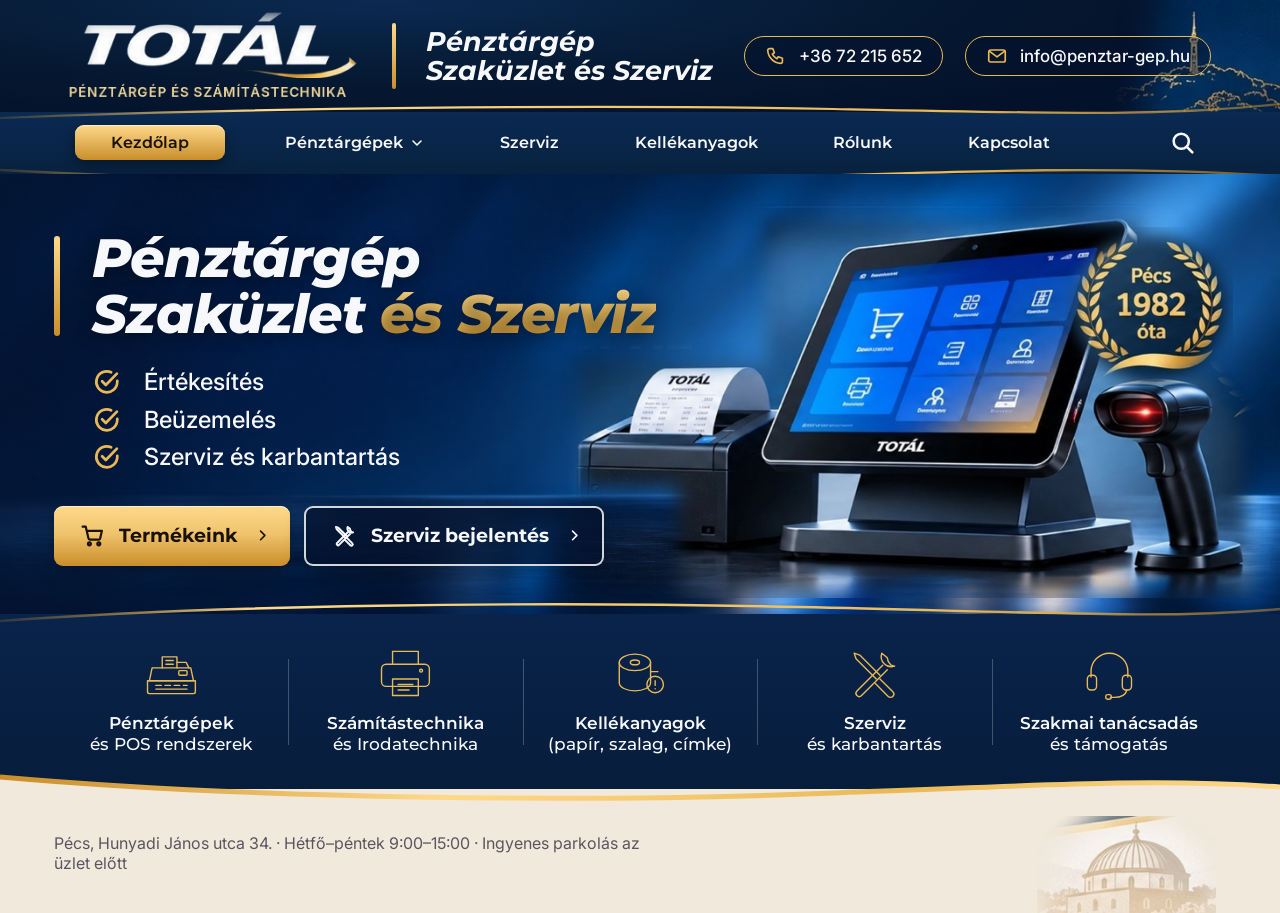
<file: mentesek/asztali-v1/index.html>
<!doctype html>
<html lang="hu">
<head>
<meta charset="utf-8">
<meta name="viewport" content="width=device-width, initial-scale=1, viewport-fit=cover">
<title>Totál Pénztárgép Pécs – pénztárgép szaküzlet és szerviz</title>
<meta name="description" content="Pénztárgép szaküzlet és szerviz Pécsen 1982 óta: online pénztárgépek, POS rendszerek, számítástechnika, kellékanyagok, szerviz. 7625 Pécs, Hunyadi János utca 34.">
<meta name="claude:viewport-fit-sides" content="cover">
<link rel="preconnect" href="https://fonts.googleapis.com">
<link rel="stylesheet" href="https://fonts.googleapis.com/css2?family=Montserrat:ital,wght@0,500;0,600;0,700;1,700;1,800;1,900&family=Inter:wght@400;500;600&display=swap">
<style>
/* Layout: az elfogadott terv – sötétkék fejléc logóval és elérhetőségekkel, arany menüsor, kék fénysugaras kezdőkép a termékcsoporttal, arany hullámok, ikonsáv, krémszínű alsó sáv */
:root{
  color-scheme:dark;
  --n0:#04112a; --n1:#061a33; --n2:#071f3b; --n3:#0b3158; --blue:#1674c8;
  --gold:#e9b957; --gold-l:#ffd98a; --gold-d:#c98e2b;
  --txt:#f7f8fc; --txt2:#d6dfea; --sep:rgba(214,223,234,.28); --cream:#f1e9dc; --cream-ink:#2b2a33;
  --fd:"Montserrat","Arial Black",Arial,sans-serif; --fb:"Inter","Segoe UI",system-ui,sans-serif;
}
*{box-sizing:border-box}
html,body{margin:0}
body{background:var(--n1);color:var(--txt);font-family:var(--fb);font-size:16px;-webkit-font-smoothing:antialiased}
body::before{content:"";position:fixed;inset:0 0 auto;height:env(safe-area-inset-top,0px);z-index:60;background:var(--n0)}
a{color:inherit;text-decoration:none}
svg.ic{fill:none;stroke:currentColor;stroke-linecap:round;stroke-linejoin:round}
.wrap{max-width:1440px;margin:0 auto;padding-left:max(16px,env(safe-area-inset-left,0px),4.2vw);padding-right:max(16px,env(safe-area-inset-right,0px),4.2vw)}
@media (min-width:1900px){.wrap{padding-left:80px;padding-right:80px}}
:focus-visible{outline:3px solid var(--gold-l);outline-offset:3px;border-radius:6px}

/* fejléc */
.top{position:relative;background:radial-gradient(ellipse 70% 120% at 30% 0%,#0b2a52 0%,var(--n1) 55%,var(--n0) 100%);overflow:hidden}
.top .pan{position:absolute;right:0;top:0;height:112px;width:auto;opacity:.95;pointer-events:none}
.top .wrap{display:flex;align-items:center;gap:clamp(16px,2.4vw,40px);min-height:110px;position:relative}
.logo img{display:block;height:auto;width:clamp(200px,24vw,370px)}
.vbar{width:4px;height:66px;border-radius:2px;background:linear-gradient(180deg,var(--gold-l),var(--gold-d));flex-shrink:0}
.slogan{white-space:nowrap;font-family:var(--fd);font-style:italic;font-weight:700;font-size:clamp(1.15rem,2.1vw,2.05rem);line-height:1.08;color:var(--txt)}
.contacts{margin-left:auto;display:flex;gap:22px;margin-right:clamp(0px,7vw,120px)}
.pill{display:inline-flex;align-items:center;gap:12px;padding:8px 20px;border-radius:30px;border:1.6px solid var(--gold);font-weight:500;font-size:1.06rem;color:var(--txt);background:rgba(4,17,42,.45);white-space:nowrap}
.pill svg{width:22px;height:22px;color:var(--gold);stroke-width:1.8}
.pill:hover{background:rgba(233,185,87,.12)}

/* menüsor */
.navbar{position:relative;background:linear-gradient(180deg,#0a2a52 0%,#08213f 100%);height:62px}
.navbar .wave{position:absolute;left:0;width:100%;height:24px;pointer-events:none}
.navbar .wave.t{top:-12px}.navbar .wave.b{bottom:-14px}
.navbar .wrap{display:flex;align-items:center;justify-content:center;gap:clamp(8px,3.4vw,60px);height:100%;position:relative;z-index:2}
.navbar a.it{font-family:var(--fd);font-weight:600;font-size:clamp(.92rem,1.25vw,1.2rem);padding:8px 16px;border-radius:9px;display:inline-flex;gap:6px;align-items:center;color:var(--txt);white-space:nowrap}
.navbar a.it:hover{color:var(--gold-l)}
.navbar a.it.on{background:linear-gradient(180deg,var(--gold-l),var(--gold-d));color:#1a1200;padding:8px 36px;box-shadow:0 4px 12px rgba(0,0,0,.35),inset 0 1px 0 rgba(255,255,255,.55)}
.navbar .search{color:var(--txt);display:grid;place-items:center;width:44px;height:44px;margin-left:clamp(8px,4vw,70px)}
.navbar .search svg{width:28px;height:28px;stroke-width:2.2}
.navbar .burger{display:none}

/* kezdőkép */
.hero{position:relative;background:url(../../assets/hero-hatter.jpg) 50% 50%/cover no-repeat,var(--n3);overflow:hidden}
.hero::before{content:"";position:absolute;inset:0;background:linear-gradient(90deg,rgba(4,17,42,.55) 0%,rgba(4,17,42,.15) 38%,rgba(4,17,42,0) 60%);pointer-events:none}
.hero .wrap{position:relative;display:grid;grid-template-columns:minmax(0,46fr) minmax(0,54fr);align-items:center;min-height:clamp(440px,30.5vw,470px);padding-block:30px 22px}
.copy{position:relative;z-index:3;padding-left:clamp(0px,3vw,48px)}
h1{margin:0;font-family:var(--fd);font-style:italic;font-weight:800;font-size:clamp(2.2rem,4.25vw,4.05rem);line-height:1.04;letter-spacing:-.015em;text-shadow:0 3px 16px rgba(0,0,0,.4);position:relative;white-space:nowrap}
h1::before{content:"";position:absolute;left:clamp(-48px,-3vw,-22px);top:.12em;bottom:.12em;width:6px;border-radius:3px;background:linear-gradient(180deg,var(--gold-l),var(--gold-d))}
h1 .g{background:linear-gradient(180deg,var(--gold-l) 10%,var(--gold) 55%,var(--gold-d));-webkit-background-clip:text;background-clip:text;color:transparent}
ul.ticks{list-style:none;margin:24px 0 0;padding:0;display:grid;gap:8px;font-size:clamp(1.15rem,1.85vw,1.75rem);font-weight:500;color:var(--txt)}
ul.ticks li{display:flex;align-items:center;gap:22px}
ul.ticks svg{width:1.25em;height:1.25em;color:var(--gold);stroke-width:2.2;flex-shrink:0}
.cta{display:flex;gap:14px;flex-wrap:nowrap;margin-top:34px;margin-left:clamp(-48px,-3vw,0px)}
.btn{display:inline-flex;align-items:center;gap:14px;height:60px;padding:0 20px 0 26px;border-radius:9px;font-family:var(--fd);font-weight:700;font-size:clamp(1rem,1.45vw,1.38rem);white-space:nowrap;transition:transform .12s,filter .15s}
.btn:hover{transform:translateY(-1px);filter:brightness(1.06)}
.btn svg{width:1.35em;height:1.35em;stroke-width:2.1}
.btn .ch{width:.8em;height:.8em;stroke-width:2.6;margin-left:4px}
.btn.gold{background:linear-gradient(180deg,var(--gold-l) 0%,#f0c46e 45%,var(--gold-d) 100%);color:#1a1200;box-shadow:0 8px 20px rgba(0,0,0,.35),inset 0 1px 0 rgba(255,255,255,.6)}
.btn.dark{background:rgba(4,17,42,.72);border:2px solid rgba(247,248,252,.85);color:var(--txt);box-shadow:0 8px 20px rgba(0,0,0,.3)}
.art{position:relative;align-self:end;height:100%;min-height:360px}
.art .prod{position:absolute;left:-6%;bottom:-6px;width:min(812px,112%);height:auto}
.art .lau{position:absolute;right:-1%;top:6%;width:clamp(150px,13vw,205px);height:auto}

/* hullám + ikonsáv */
.sep{display:block;width:100%;height:30px;margin-top:-15px;position:relative;z-index:4}
.strip{background:linear-gradient(180deg,#09234a 0%,#071d3c 100%);margin-top:-15px;padding-top:6px}
.strip .wrap{display:grid;grid-template-columns:repeat(5,1fr);padding-block:16px 26px}
.strip a{display:flex;flex-direction:column;align-items:center;text-align:center;gap:10px;padding:8px 10px;position:relative}
.strip a + a::before{content:"";position:absolute;left:0;top:18%;bottom:14%;width:1px;background:var(--sep)}
.strip svg{width:clamp(48px,4.6vw,72px);height:clamp(48px,4.6vw,72px);color:var(--gold);stroke-width:1.5}
.strip b{font-family:var(--fd);font-weight:600;font-size:clamp(.95rem,1.3vw,1.2rem);line-height:1.28;color:var(--txt)}
.strip b small{display:block;font-weight:500;font-size:inherit}
.strip a:hover b{color:var(--gold-l)}
.goldwave{display:block;width:100%;height:42px;margin-top:-20px;position:relative;z-index:3}
.cream{position:relative;background:var(--cream);color:var(--cream-ink);min-height:120px;margin-top:-22px;overflow:hidden}
.cream .dz{position:absolute;right:5%;bottom:0;width:clamp(150px,14vw,210px);height:auto;opacity:.9}
.cream .wrap{padding-block:44px 40px;position:relative}
.cream p{margin:0;max-width:60ch;font-size:1rem;color:#5a5560}

/* mobil */
@media (max-width:1100px){
  .contacts{display:none}
  .navbar .wrap{justify-content:flex-start;gap:4px;overflow-x:auto;scrollbar-width:none}
  .navbar a.it.on{padding:8px 22px}
}
@media (max-width:820px){
  .top .wrap{min-height:84px}.vbar,.slogan{display:none}.top .pan{height:84px}
  .navbar{height:54px}.navbar .wrap{justify-content:space-between}
  .navbar a.it:not(.on){display:none}.navbar .burger{display:grid;place-items:center;width:44px;height:44px;color:var(--txt)}
  .navbar .burger svg{width:28px;height:28px;stroke-width:2.2}.navbar .search{margin-left:auto}
  .navbar.open{height:auto}.navbar.open .wrap{flex-wrap:wrap;padding-block:8px}.navbar.open a.it{display:inline-flex;width:100%;padding:12px 8px}.navbar.open a.it.on{width:auto}
  .hero{background-position:72% 50%}
  .hero .wrap{grid-template-columns:1fr;min-height:0;padding-block:34px 0}
  h1{white-space:normal}h1::before{left:-14px}.copy{padding-left:14px}
  .cta{margin-left:0;flex-wrap:wrap}.btn{height:54px;padding:0 20px}
  .art{min-height:0;height:auto;margin-top:18px}
  .art .prod{position:relative;left:0;bottom:-4px;width:100%}
  .art .lau{width:110px;top:-6%;right:0}
  .strip .wrap{grid-template-columns:repeat(2,1fr);row-gap:10px}
  .strip a + a::before{display:none}
  .strip a:last-child{grid-column:1/-1}
}
@media (prefers-reduced-motion:reduce){*{transition:none!important}}
</style>
</head>
<body>

<header class="top">
  <img class="pan" src="../../assets/panorama.webp" alt="">
  <div class="wrap">
    <a class="logo" href="../../" aria-label="Totál – Pécs, 1982 – kezdőlap"><img src="../../assets/logo.webp" alt="TOTÁL – Pécs · 1982" width="740" height="240"></a>
    <span class="vbar" aria-hidden="true"></span>
    <p class="slogan">Pénztárgép<br>Szaküzlet és Szerviz</p>
    <div class="contacts">
      <a class="pill" href="tel:+3672215652"><svg class="ic" viewBox="0 0 24 24"><path d="M5 4h3.5l1.8 4.5-2.3 1.4a11 11 0 0 0 5.1 5.1l1.4-2.3L19 14.5V18a2 2 0 0 1-2 2A15 15 0 0 1 3 6a2 2 0 0 1 2-2z"/></svg>+36 72 215 652</a>
      <a class="pill" href="mailto:info@penztar-gep.hu"><svg class="ic" viewBox="0 0 24 24"><rect x="3" y="5.5" width="18" height="13" rx="2"/><path d="m4 7 8 6 8-6"/></svg>info@penztar-gep.hu</a>
    </div>
  </div>
</header>
<nav class="navbar" aria-label="Főmenü">
  <svg class="wave t" viewBox="0 0 1536 24" preserveAspectRatio="none" aria-hidden="true"><defs><linearGradient id="gw1" x1="0" x2="1"><stop offset="0" stop-color="#c98e2b" stop-opacity=".2"/><stop offset=".2" stop-color="#ffd98a"/><stop offset=".75" stop-color="#e9b957"/><stop offset="1" stop-color="#c98e2b" stop-opacity=".5"/></linearGradient></defs><path d="M0 18 C 300 8, 700 4, 1000 9 S 1400 16, 1536 4" stroke="url(#gw1)" stroke-width="2.2" fill="none"/></svg>
  <div class="wrap">
    <button class="burger" type="button" aria-label="Menü" aria-expanded="false" onclick="var n=this.closest('.navbar');n.classList.toggle('open');this.setAttribute('aria-expanded',n.classList.contains('open'))" style="background:none;border:0;cursor:pointer"><svg class="ic" viewBox="0 0 24 24"><path d="M4 7h16M4 12h16M4 17h16"/></svg></button>
    <a class="it on" href="../../">Kezdőlap</a>
    <a class="it" href="../../webaruhaz/#kat-penztargep">Pénztárgépek <svg class="ic" viewBox="0 0 24 24" style="width:16px;height:16px;stroke-width:2.4"><path d="m6 9 6 6 6-6"/></svg></a>
    <a class="it" href="../../webaruhaz/#szerviz">Szerviz</a>
    <a class="it" href="../../webaruhaz/#kat-kellek">Kellékanyagok</a>
    <a class="it" href="../../webaruhaz/#rolunk">Rólunk</a>
    <a class="it" href="../../webaruhaz/#kapcsolat">Kapcsolat</a>
    <a class="search" href="../../webaruhaz/#termekek" aria-label="Keresés"><svg class="ic" viewBox="0 0 24 24"><circle cx="10.5" cy="10.5" r="6.5"/><path d="m20 20-4.8-4.8"/></svg></a>
  </div>
  <svg class="wave b" viewBox="0 0 1536 24" preserveAspectRatio="none" aria-hidden="true"><path d="M0 6 C 260 18, 620 22, 900 14 S 1350 2, 1536 12" stroke="url(#gw1)" stroke-width="2.4" fill="none"/></svg>
</nav>

<section class="hero">
  <div class="wrap">
    <div class="copy">
      <h1>Pénztárgép<br>Szaküzlet <span class="g">és Szerviz</span></h1>
      <ul class="ticks">
        <li><svg class="ic" viewBox="0 0 24 24"><path d="M20.5 11.2V12a8.5 8.5 0 1 1-5-7.75"/><path d="m8.2 11.6 3 3 9-9.2"/></svg>Értékesítés</li>
        <li><svg class="ic" viewBox="0 0 24 24"><path d="M20.5 11.2V12a8.5 8.5 0 1 1-5-7.75"/><path d="m8.2 11.6 3 3 9-9.2"/></svg>Beüzemelés</li>
        <li><svg class="ic" viewBox="0 0 24 24"><path d="M20.5 11.2V12a8.5 8.5 0 1 1-5-7.75"/><path d="m8.2 11.6 3 3 9-9.2"/></svg>Szerviz és karbantartás</li>
      </ul>
      <div class="cta">
        <a class="btn gold" href="../../webaruhaz/#termekek"><svg class="ic" viewBox="0 0 24 24"><circle cx="9" cy="20" r="1.4"/><circle cx="18" cy="20" r="1.4"/><path d="M2.5 3.5h3l2.6 11.2a1.5 1.5 0 0 0 1.5 1.2h8.3a1.5 1.5 0 0 0 1.4-1.1l1.7-7.3H6.3"/></svg>Termékeink<svg class="ic ch" viewBox="0 0 24 24"><path d="m9 5 7 7-7 7"/></svg></a>
        <a class="btn dark" href="../../webaruhaz/#szerviz"><svg class="ic" viewBox="0 0 64 64" style="stroke-width:5"><path d="M40 10a11 11 0 0 0 14 14l-4-1-3-4-1-4z"/><path d="M41 23 13 51a3.5 3.5 0 0 0 5 5l28-28"/><path d="M10 10l6 2 22 22M10 10l2 6 22 22"/><path d="M38 38l14 14a3.5 3.5 0 0 1-5 5L33 43"/></svg>Szerviz bejelentés<svg class="ic ch" viewBox="0 0 24 24"><path d="m9 5 7 7-7 7"/></svg></a>
      </div>
    </div>
    <div class="art">
      <img class="prod" src="../../assets/termekcsoport.webp" alt="Nyugtanyomtató, TOTÁL feliratú érintőképernyős POS terminál és vonalkódolvasó" width="1620" height="900">
      <img class="lau" src="../../assets/jelveny.webp" alt="Pécs, 1982 óta" width="420" height="400">
    </div>
  </div>
</section>
<svg class="sep" viewBox="0 0 1536 30" preserveAspectRatio="none" aria-hidden="true"><path d="M0 22 C 250 6, 640 2, 960 8 S 1400 20, 1536 10" stroke="url(#gw1)" stroke-width="2.4" fill="none"/></svg>
<nav class="strip" aria-label="Szolgáltatásaink">
  <div class="wrap">
    <a href="../../webaruhaz/#kat-penztargep"><svg class="ic" viewBox="0 0 64 64"><path d="M8 40h48l-3-14H11z"/><path d="M6 40h52v12a2 2 0 0 1-2 2H8a2 2 0 0 1-2-2z"/><path d="M22 26V14h16v12M26 18h8M26 22h8"/><path d="M38 20h10l3 6M15 45h6M25 45h6M35 45h6M45 45h4M15 49h34"/><rect x="40" y="29" width="9" height="5" rx="1"/></svg><b>Pénztárgépek<small>és POS rendszerek</small></b></a>
    <a href="../../webaruhaz/#kat-irodatechnika"><svg class="ic" viewBox="0 0 64 64"><path d="M18 22V8h28v14"/><rect x="6" y="22" width="52" height="24" rx="5"/><path d="M18 38h28v18H18z"/><path d="M24 44h16M24 50h12"/><circle cx="49" cy="29" r="1.6"/></svg><b>Számítástechnika<small>és Irodatechnika</small></b></a>
    <a href="../../webaruhaz/#kat-kellek"><svg class="ic" viewBox="0 0 64 64"><ellipse cx="26" cy="20" rx="17" ry="9"/><path d="M9 20v22c0 5 7.6 9 17 9s17-4 17-9V20"/><ellipse cx="26" cy="20" rx="5" ry="2.6"/><path d="M43 30h8"/><circle cx="48" cy="44" r="9"/><path d="M48 40v5M48 48.5v.2"/></svg><b>Kellékanyagok<small>(papír, szalag, címke)</small></b></a>
    <a href="../../webaruhaz/#szerviz"><svg class="ic" viewBox="0 0 64 64"><path d="M40 10a11 11 0 0 0 14 14l-4-1-3-4-1-4z"/><path d="M41 23 13 51a3.5 3.5 0 0 0 5 5l28-28"/><path d="M10 10l6 2 22 22M10 10l2 6 22 22"/><path d="M38 38l14 14a3.5 3.5 0 0 1-5 5L33 43"/></svg><b>Szerviz<small>és karbantartás</small></b></a>
    <a href="../../webaruhaz/#kapcsolat"><svg class="ic" viewBox="0 0 64 64"><path d="M12 36v-6a20 20 0 0 1 40 0v6"/><rect x="8" y="34" width="10" height="16" rx="4"/><rect x="46" y="34" width="10" height="16" rx="4"/><path d="M51 50q-2 8-14 8h-4"/><rect x="28" y="55" width="6" height="5" rx="2"/></svg><b>Szakmai tanácsadás<small>és támogatás</small></b></a>
  </div>
</nav>
<svg class="goldwave" viewBox="0 0 1536 42" preserveAspectRatio="none" aria-hidden="true"><defs><linearGradient id="gw2" x1="0" x2="1"><stop offset="0" stop-color="#c98e2b"/><stop offset=".35" stop-color="#ffd98a"/><stop offset=".7" stop-color="#e9b957"/><stop offset="1" stop-color="#ffd98a"/></linearGradient></defs><path d="M0 8 C 300 30, 700 34, 1000 24 S 1400 10, 1536 18 V42 H0z" fill="#f1e9dc"/><path d="M0 8 C 300 30, 700 34, 1000 24 S 1400 10, 1536 18" stroke="url(#gw2)" stroke-width="5" fill="none"/></svg>
<section class="cream">
  <img class="dz" src="../../assets/dzsami.webp" alt="">
  <div class="wrap"><p>Pécs, Hunyadi János utca 34. · Hétfő–péntek 9:00–15:00 · Ingyenes parkolás az üzlet előtt</p></div>
</section>

</body>
</html>
</file>
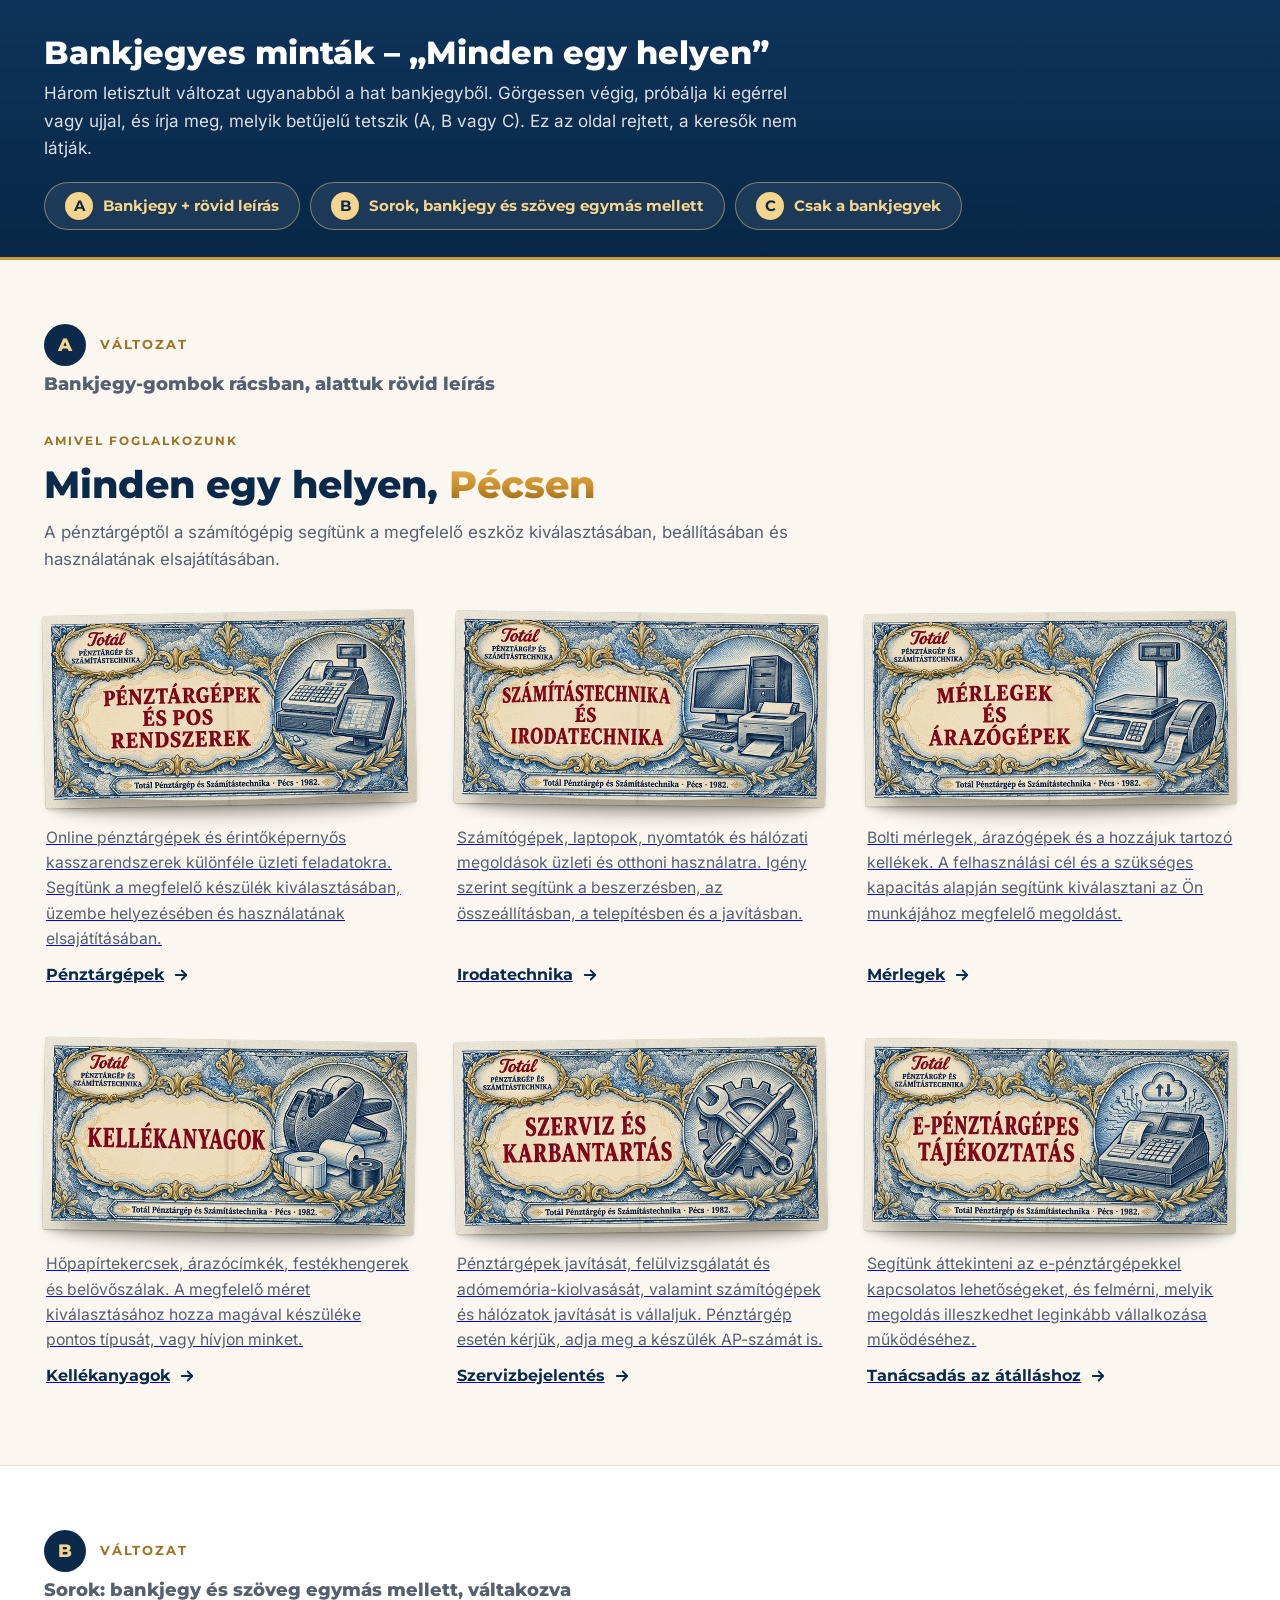
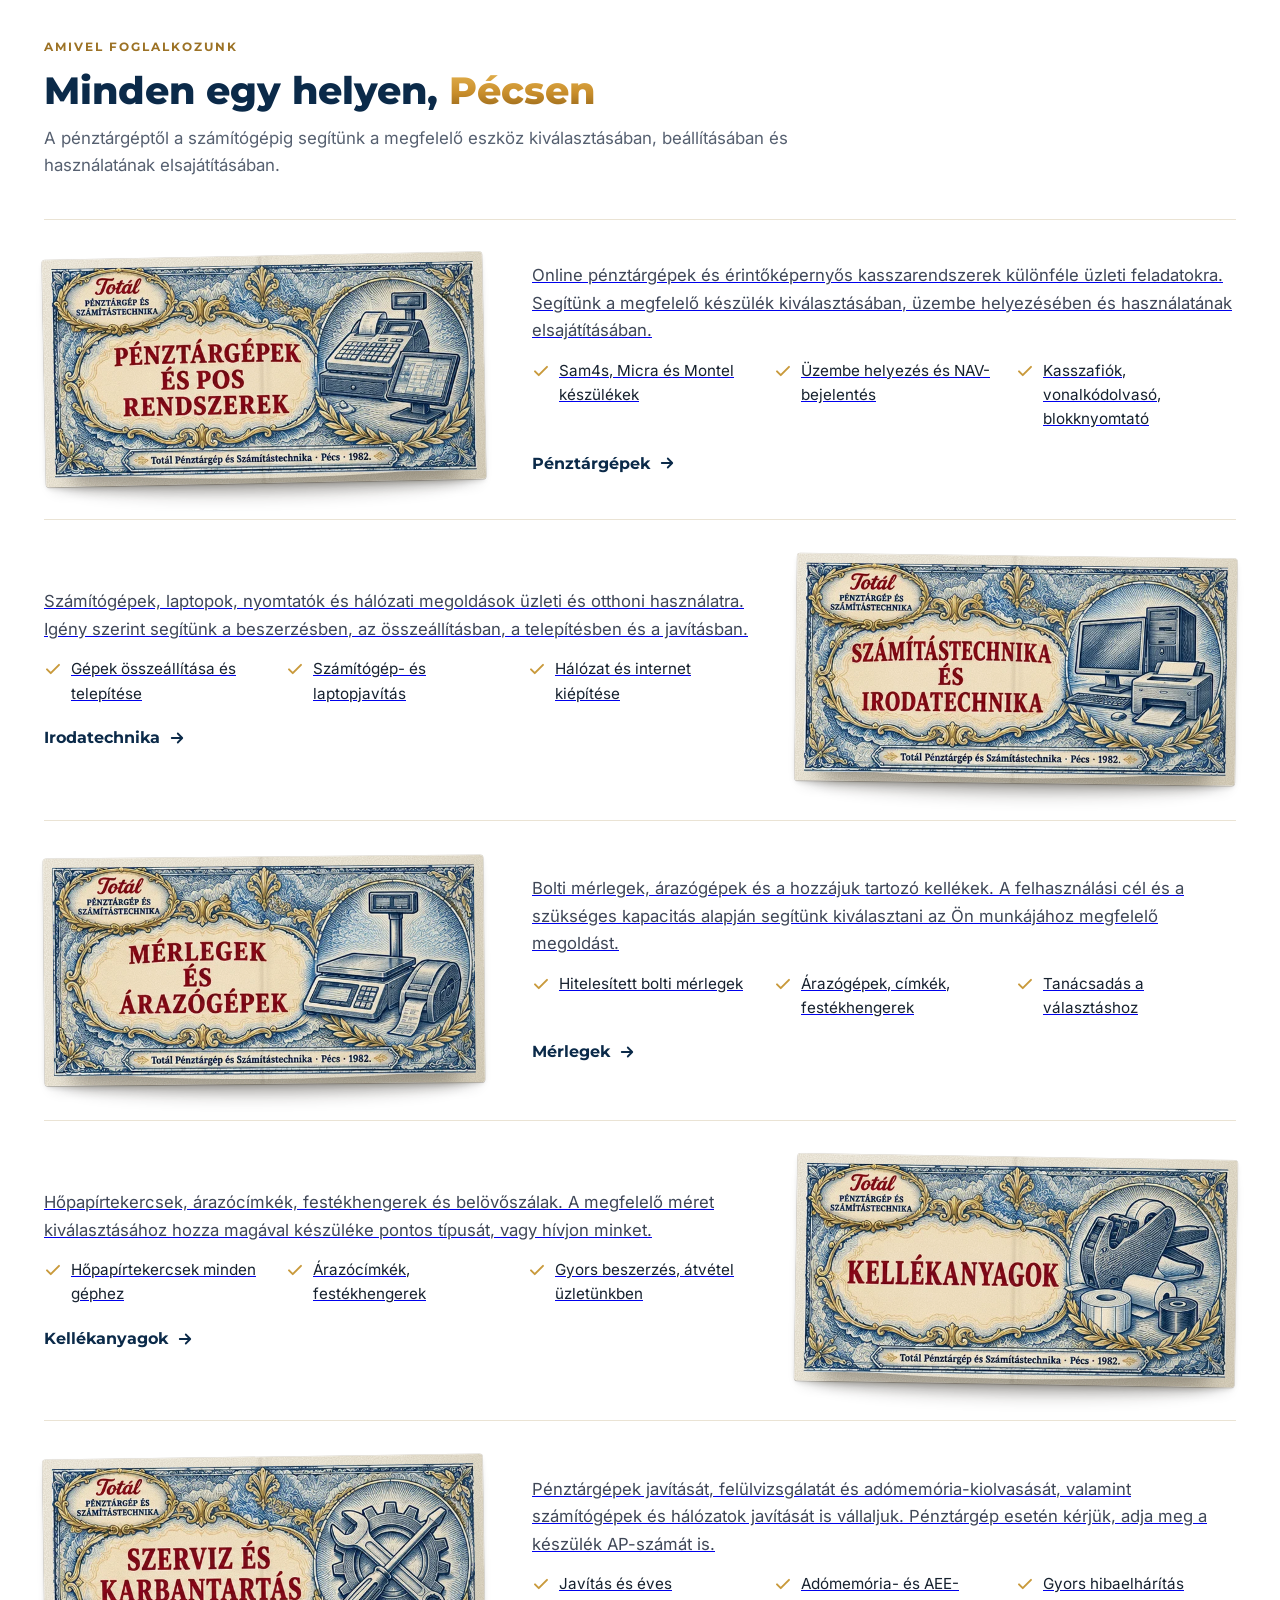
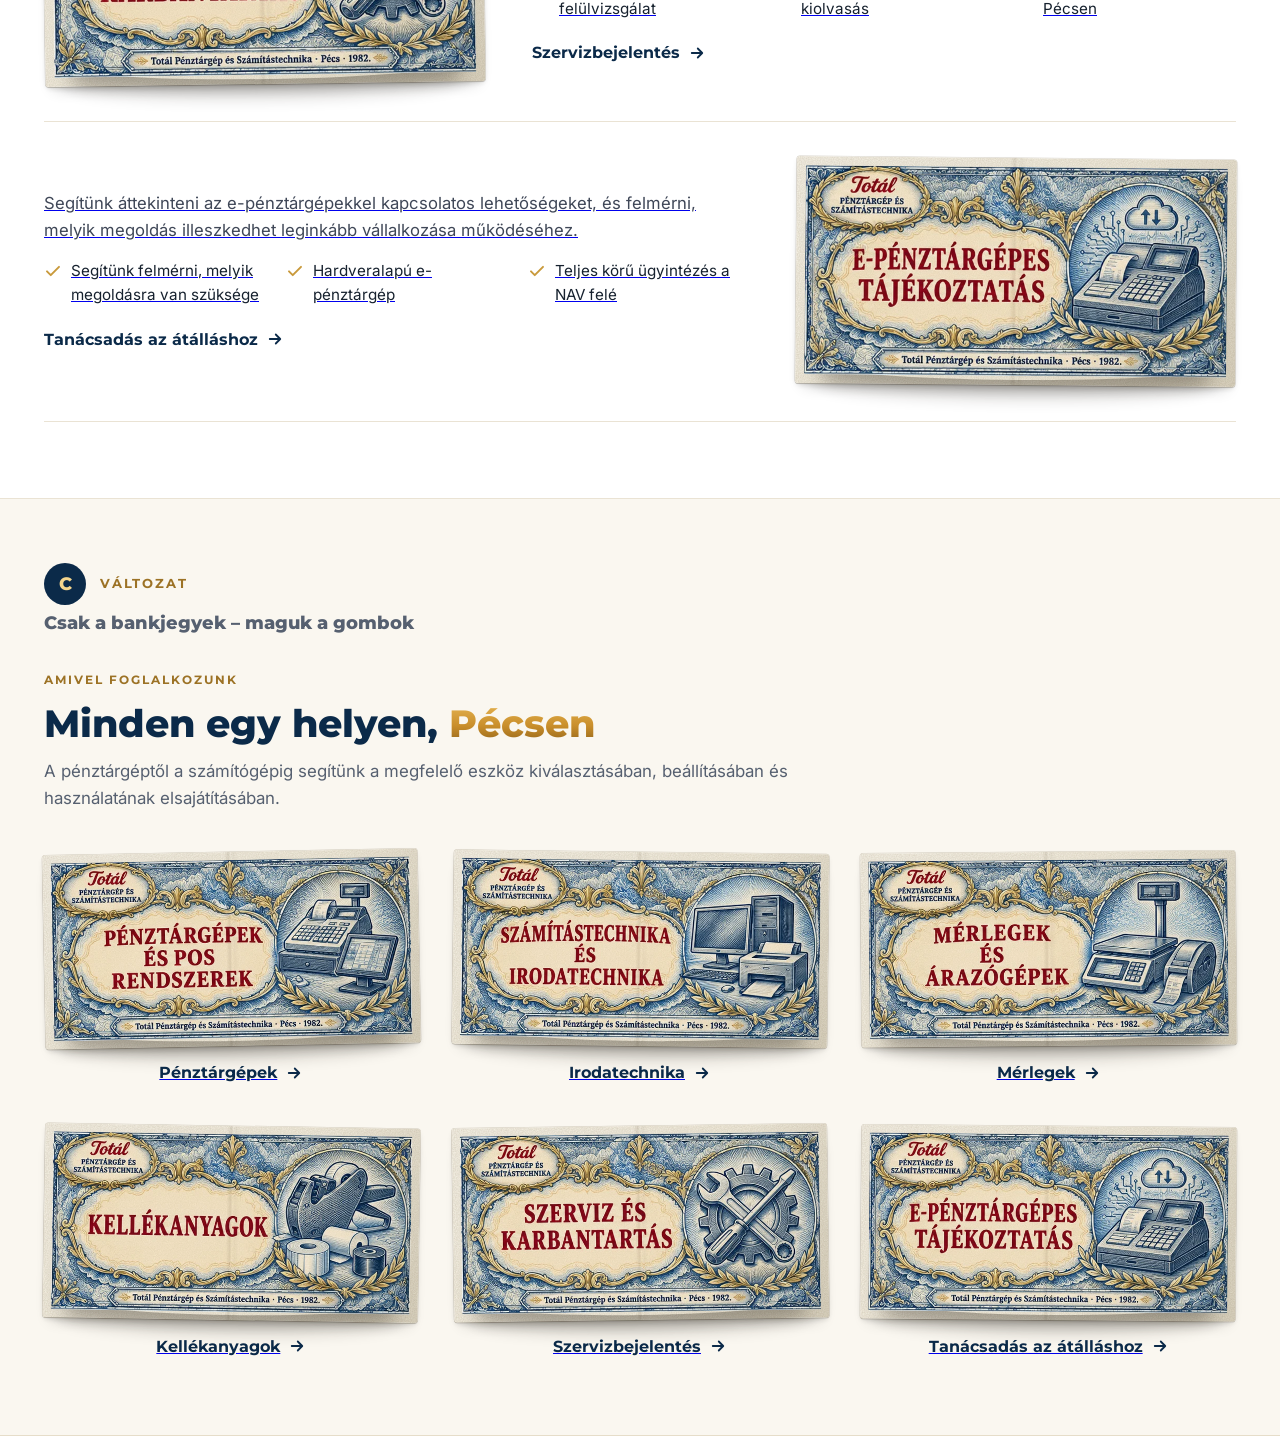
<file: minta/bankjegyek/index.html>
<!doctype html>
<html lang="hu"><head><meta charset="utf-8"><meta name="viewport" content="width=device-width, initial-scale=1">
<meta name="robots" content="noindex,nofollow"><title>Bankjegyes minták – Minden egy helyen</title>
<link rel="stylesheet" href="../../assets/fonts/betutipusok.css?v=20261104">
<style>
:root{--navy:#0b2a49;--navy2:#123b61;--gold:#c99a3c;--goldd:#9c7225;--ink:#16212e;--muted:#566070;--paper:#faf7f0;--line:rgba(160,128,60,.22)}
*{box-sizing:border-box}
body{margin:0;background:var(--paper);color:var(--ink);font:400 17px/1.6 Inter,"Segoe UI",system-ui,sans-serif;-webkit-font-smoothing:antialiased}
.wrap{max-width:1240px;margin:0 auto;padding:0 24px}
.sr{position:absolute!important;width:1px;height:1px;overflow:hidden;clip:rect(0 0 0 0);white-space:nowrap}
/* fejléc és választó */
.top{background:linear-gradient(180deg,#0e335a,#082746);color:#fff;padding:34px 0 30px;box-shadow:inset 0 -3px 0 var(--gold)}
.top h1{margin:0 0 8px;font:800 clamp(1.5rem,3vw,2rem)/1.2 Montserrat,sans-serif}
.top p{margin:0;max-width:760px;color:rgba(255,255,255,.85)}
.valaszt{display:flex;gap:10px;flex-wrap:wrap;margin-top:20px}
.valaszt a{display:inline-flex;align-items:center;gap:10px;min-height:48px;padding:0 20px;border-radius:999px;background:rgba(255,255,255,.08);border:1px solid rgba(244,213,141,.45);color:#f4d58d;font:700 .95rem/1 Montserrat,sans-serif;text-decoration:none}
.valaszt a b{width:28px;height:28px;border-radius:50%;display:grid;place-items:center;background:#f4d58d;color:var(--navy)}
.valaszt a:hover{background:rgba(244,213,141,.16)}
.vlt{padding:64px 0 76px;border-bottom:1px solid var(--line)}
.vlt:nth-of-type(even){background:#fff}
.jel{display:flex;align-items:center;gap:14px;margin:0 0 6px}
.jel b{width:42px;height:42px;border-radius:50%;display:grid;place-items:center;background:var(--navy);color:#f4d58d;font:800 1.15rem/1 Montserrat,sans-serif;flex:none}
.jel span{font:700 .8rem/1.2 Montserrat,sans-serif;letter-spacing:.14em;text-transform:uppercase;color:var(--goldd)}
.vlt>.wrap>h2.vcim{margin:0 0 4px;font:800 1.15rem/1.3 Montserrat,sans-serif;color:var(--muted)}
/* a honlap szakaszfejléce, ahogy élesben is kinézne */
.shead{margin:30px 0 40px;max-width:760px}
.eye{font:700 .78rem/1 Montserrat,sans-serif;letter-spacing:.16em;text-transform:uppercase;color:var(--goldd)}
.shead h2{margin:10px 0 12px;font:800 clamp(1.7rem,3.4vw,2.4rem)/1.15 Montserrat,sans-serif;color:var(--navy)}
.shead h2 em{font-style:normal;background:linear-gradient(180deg,#e9b957,#c98e2b 55%,#8a5e17);-webkit-background-clip:text;background-clip:text;color:transparent}
.shead p{margin:0;color:var(--muted);font-size:1.05rem}
/* bankjegy – közös */




a:hover .note::after,a:focus-visible 
a{color:inherit;text-decoration:none}
a:focus-visible{outline:3px solid #2a7de1;outline-offset:6px;border-radius:8px}
.lnk{display:inline-flex;align-items:center;gap:8px;font:700 .98rem/1 Montserrat,sans-serif;color:var(--navy);padding-bottom:4px;background:linear-gradient(var(--gold),var(--gold)) 0 100%/0 2px no-repeat;transition:background-size .35s,color .2s}
.lnk svg{width:18px;height:18px;fill:none;stroke:currentColor;stroke-width:2.4;stroke-linecap:round;stroke-linejoin:round;transition:transform .25s}
a:hover .lnk{background-size:100% 2px;color:var(--goldd)} a:hover .lnk svg{transform:translateX(4px)}
/* A – bankjegy-gombok rövid leírással */
.a-gr{display:grid;grid-template-columns:repeat(3,minmax(0,1fr));gap:52px 40px}
.a-it{display:flex;flex-direction:column}
.a-it p{margin:20px 2px 14px;color:var(--muted);font-size:.98rem;line-height:1.62}
.a-it .lnk{margin:auto 2px 0;align-self:flex-start}
/* B – sorok: bankjegy balra, szöveg jobbra */
.b-ls{border-top:1px solid var(--line)}
.b-it{display:grid;grid-template-columns:minmax(0,440px) minmax(0,1fr);gap:48px;align-items:center;padding:36px 0;border-bottom:1px solid var(--line)}
.b-it:nth-child(even){grid-template-columns:minmax(0,1fr) minmax(0,440px)}
.b-it:nth-child(even) .note{order:2}
.b-tx p{margin:0 0 14px;font-size:1.04rem;color:#3f4757;line-height:1.65}
.b-tx ul{list-style:none;margin:0 0 18px;padding:0;display:grid;grid-template-columns:repeat(auto-fit,minmax(220px,1fr));gap:8px 22px;font-size:.95rem;color:var(--ink)}
.b-tx li{display:flex;gap:9px;align-items:flex-start}
.b-tx li svg{width:18px;height:18px;flex:none;margin-top:3px;fill:none;stroke:var(--gold);stroke-width:2.6;stroke-linecap:round;stroke-linejoin:round}
/* C – csak a bankjegyek */
.c-gr{display:grid;grid-template-columns:repeat(3,minmax(0,1fr));gap:40px 34px}
.c-it{display:flex;flex-direction:column;align-items:center;gap:18px}
.c-it .note{width:100%}
@media (max-width:980px){.a-gr,.c-gr{grid-template-columns:repeat(2,minmax(0,1fr))}.b-it,.b-it:nth-child(even){grid-template-columns:1fr;gap:22px}.b-it:nth-child(even) .note{order:0}}
@media (max-width:640px){body{font-size:18px}.wrap{padding:0 18px}.a-gr,.c-gr{grid-template-columns:1fr;gap:44px}.a-it p,.b-tx p{font-size:1.05rem}.vlt{padding:48px 0 56px}.lnk{font-size:1.05rem}}
@media (prefers-reduced-motion:reduce){.lnk,.lnk svg{transition:none!important}}
.note{--rot:0deg;position:relative;display:block;isolation:isolate;padding:2.1%;border-radius:3px;background:url("data:image/svg+xml,%3Csvg xmlns='http://www.w3.org/2000/svg' width='180' height='180'%3E%3Cfilter id='n'%3E%3CfeTurbulence type='fractalNoise' baseFrequency='.85' numOctaves='3' stitchTiles='stitch'/%3E%3CfeColorMatrix values='0 0 0 0 .35 0 0 0 0 .3 0 0 0 0 .2 0 0 0 .16 0'/%3E%3C/filter%3E%3Crect width='100%25' height='100%25' filter='url(%23n)'/%3E%3C/svg%3E"),linear-gradient(135deg,#f7f3e8,#efe8d6);box-shadow:0 0 0 .5px rgba(90,70,30,.25),0 1px 1px rgba(30,25,15,.16),0 3px 6px -2px rgba(30,25,15,.18),0 10px 16px -10px rgba(30,25,15,.3);transform:rotate(var(--rot));aspect-ratio:auto!important;overflow:visible!important;background-color:transparent}
.note img{display:block;width:100%;height:auto;aspect-ratio:686/340;object-fit:cover;border-radius:1px}
.note::before{content:"";position:absolute;inset:0;z-index:1;border-radius:3px;pointer-events:none;background:url("data:image/svg+xml,%3Csvg xmlns='http://www.w3.org/2000/svg' width='180' height='180'%3E%3Cfilter id='n'%3E%3CfeTurbulence type='fractalNoise' baseFrequency='.85' numOctaves='3' stitchTiles='stitch'/%3E%3CfeColorMatrix values='0 0 0 0 .35 0 0 0 0 .3 0 0 0 0 .2 0 0 0 .16 0'/%3E%3C/filter%3E%3Crect width='100%25' height='100%25' filter='url(%23n)'/%3E%3C/svg%3E"),linear-gradient(90deg,transparent 48.6%,rgba(60,45,20,.10) 49.6%,rgba(255,255,255,.28) 50.15%,rgba(60,45,20,.04) 50.9%,transparent 52%),linear-gradient(118deg,rgba(255,255,255,.22) 0%,rgba(255,255,255,0) 38%,rgba(0,0,0,0) 62%,rgba(40,30,10,.10) 100%);mix-blend-mode:multiply}
.note::after{content:"";position:absolute;z-index:-1;left:6%;right:6%;bottom:5px;height:40%;border-radius:50%/14px;box-shadow:0 14px 18px rgba(25,20,10,.32);pointer-events:none}a:nth-child(1) .note{--rot:-1.1deg}a:nth-child(2) .note{--rot:.7deg}a:nth-child(3) .note{--rot:-.5deg}a:nth-child(4) .note{--rot:.9deg}a:nth-child(5) .note{--rot:-.8deg}a:nth-child(6) .note{--rot:.5deg}
</style></head>
<body>
<header class="top"><div class="wrap"><h1>Bankjegyes minták – „Minden egy helyen”</h1>
<p>Három letisztult változat ugyanabból a hat bankjegyből. Görgessen végig, próbálja ki egérrel vagy ujjal, és írja meg, melyik betűjelű tetszik (A, B vagy C). Ez az oldal rejtett, a keresők nem látják.</p>
<nav class="valaszt" aria-label="Változatok"><a href="#a"><b>A</b>Bankjegy + rövid leírás</a><a href="#b"><b>B</b>Sorok, bankjegy és szöveg egymás mellett</a><a href="#c"><b>C</b>Csak a bankjegyek</a></nav></div></header>
<section class="vlt" id="a"><div class="wrap"><div class="jel"><b>A</b><span>Változat</span></div><h2 class="vcim">Bankjegy-gombok rácsban, alattuk rövid leírás</h2>
<div class="shead"><span class="eye">Amivel foglalkozunk</span><h2>Minden egy helyen, <em>Pécsen</em></h2><p>A pénztárgéptől a számítógépig segítünk a megfelelő eszköz kiválasztásában, beállításában és használatának elsajátításában.</p></div>
<div class="a-gr"><a class="a-it" href="../../webaruhaz/#kat-penztargep"><span class="note"><img src="../../assets/bankjegyek/penztargep-686.webp" srcset="../../assets/bankjegyek/penztargep-360.webp 360w, ../../assets/bankjegyek/penztargep-686.webp 686w" sizes="(max-width:700px) 92vw, 420px" alt="" width="686" height="340"></span><h3 class="sr">Pénztárgépek és POS-rendszerek</h3><p>Online pénztárgépek és érintőképernyős kasszarendszerek különféle üzleti feladatokra. Segítünk a megfelelő készülék kiválasztásában, üzembe helyezésében és használatának elsajátításában.</p><span class="lnk">Pénztárgépek<svg viewBox="0 0 24 24" aria-hidden="true"><path d="M5 12h13M13 6l6 6-6 6"/></svg></span></a><a class="a-it" href="../../webaruhaz/#kat-irodatechnika"><span class="note"><img src="../../assets/bankjegyek/szamitastechnika-686.webp" srcset="../../assets/bankjegyek/szamitastechnika-360.webp 360w, ../../assets/bankjegyek/szamitastechnika-686.webp 686w" sizes="(max-width:700px) 92vw, 420px" alt="" width="686" height="340"></span><h3 class="sr">Számítástechnika és irodatechnika</h3><p>Számítógépek, laptopok, nyomtatók és hálózati megoldások üzleti és otthoni használatra. Igény szerint segítünk a beszerzésben, az összeállításban, a telepítésben és a javításban.</p><span class="lnk">Irodatechnika<svg viewBox="0 0 24 24" aria-hidden="true"><path d="M5 12h13M13 6l6 6-6 6"/></svg></span></a><a class="a-it" href="../../webaruhaz/#kat-merleg"><span class="note"><img src="../../assets/bankjegyek/merleg-arazo-686.webp" srcset="../../assets/bankjegyek/merleg-arazo-360.webp 360w, ../../assets/bankjegyek/merleg-arazo-686.webp 686w" sizes="(max-width:700px) 92vw, 420px" alt="" width="686" height="340"></span><h3 class="sr">Mérlegek és árazógépek</h3><p>Bolti mérlegek, árazógépek és a hozzájuk tartozó kellékek. A felhasználási cél és a szükséges kapacitás alapján segítünk kiválasztani az Ön munkájához megfelelő megoldást.</p><span class="lnk">Mérlegek<svg viewBox="0 0 24 24" aria-hidden="true"><path d="M5 12h13M13 6l6 6-6 6"/></svg></span></a><a class="a-it" href="../../webaruhaz/#kat-kellek"><span class="note"><img src="../../assets/bankjegyek/kellekanyagok-686.webp" srcset="../../assets/bankjegyek/kellekanyagok-360.webp 360w, ../../assets/bankjegyek/kellekanyagok-686.webp 686w" sizes="(max-width:700px) 92vw, 420px" alt="" width="686" height="340"></span><h3 class="sr">Kellékanyagok</h3><p>Hőpapírtekercsek, árazócímkék, festékhengerek és belövőszálak. A megfelelő méret kiválasztásához hozza magával készüléke pontos típusát, vagy hívjon minket.</p><span class="lnk">Kellékanyagok<svg viewBox="0 0 24 24" aria-hidden="true"><path d="M5 12h13M13 6l6 6-6 6"/></svg></span></a><a class="a-it" href="../../webaruhaz/#szerviz"><span class="note"><img src="../../assets/bankjegyek/szerviz-686.webp" srcset="../../assets/bankjegyek/szerviz-360.webp 360w, ../../assets/bankjegyek/szerviz-686.webp 686w" sizes="(max-width:700px) 92vw, 420px" alt="" width="686" height="340"></span><h3 class="sr">Szerviz és karbantartás</h3><p>Pénztárgépek javítását, felülvizsgálatát és adómemória-kiolvasását, valamint számítógépek és hálózatok javítását is vállaljuk. Pénztárgép esetén kérjük, adja meg a készülék AP-számát is.</p><span class="lnk">Szervizbejelentés<svg viewBox="0 0 24 24" aria-hidden="true"><path d="M5 12h13M13 6l6 6-6 6"/></svg></span></a><a class="a-it" href="../../webaruhaz/#e-penztargep"><span class="note"><img src="../../assets/bankjegyek/e-penztargep-686.webp" srcset="../../assets/bankjegyek/e-penztargep-360.webp 360w, ../../assets/bankjegyek/e-penztargep-686.webp 686w" sizes="(max-width:700px) 92vw, 420px" alt="" width="686" height="340"></span><h3 class="sr">E-pénztárgépes tájékoztatás</h3><p>Segítünk áttekinteni az e-pénztárgépekkel kapcsolatos lehetőségeket, és felmérni, melyik megoldás illeszkedhet leginkább vállalkozása működéséhez.</p><span class="lnk">Tanácsadás az átálláshoz<svg viewBox="0 0 24 24" aria-hidden="true"><path d="M5 12h13M13 6l6 6-6 6"/></svg></span></a></div></div></section>
<section class="vlt" id="b"><div class="wrap"><div class="jel"><b>B</b><span>Változat</span></div><h2 class="vcim">Sorok: bankjegy és szöveg egymás mellett, váltakozva</h2>
<div class="shead"><span class="eye">Amivel foglalkozunk</span><h2>Minden egy helyen, <em>Pécsen</em></h2><p>A pénztárgéptől a számítógépig segítünk a megfelelő eszköz kiválasztásában, beállításában és használatának elsajátításában.</p></div>
<div class="b-ls"><a class="b-it" href="../../webaruhaz/#kat-penztargep"><span class="note"><img src="../../assets/bankjegyek/penztargep-686.webp" srcset="../../assets/bankjegyek/penztargep-360.webp 360w, ../../assets/bankjegyek/penztargep-686.webp 686w" sizes="(max-width:700px) 92vw, 420px" alt="" width="686" height="340"></span><span class="b-tx"><h3 class="sr">Pénztárgépek és POS-rendszerek</h3><p>Online pénztárgépek és érintőképernyős kasszarendszerek különféle üzleti feladatokra. Segítünk a megfelelő készülék kiválasztásában, üzembe helyezésében és használatának elsajátításában.</p><ul><li><svg viewBox="0 0 24 24" aria-hidden="true"><path d="M4 12.5l5 5L20 6.5"/></svg><span>Sam4s, Micra és Montel készülékek</span></li><li><svg viewBox="0 0 24 24" aria-hidden="true"><path d="M4 12.5l5 5L20 6.5"/></svg><span>Üzembe helyezés és NAV-bejelentés</span></li><li><svg viewBox="0 0 24 24" aria-hidden="true"><path d="M4 12.5l5 5L20 6.5"/></svg><span>Kasszafiók, vonalkódolvasó, blokknyomtató</span></li></ul><span class="lnk">Pénztárgépek<svg viewBox="0 0 24 24" aria-hidden="true"><path d="M5 12h13M13 6l6 6-6 6"/></svg></span></span></a><a class="b-it" href="../../webaruhaz/#kat-irodatechnika"><span class="note"><img src="../../assets/bankjegyek/szamitastechnika-686.webp" srcset="../../assets/bankjegyek/szamitastechnika-360.webp 360w, ../../assets/bankjegyek/szamitastechnika-686.webp 686w" sizes="(max-width:700px) 92vw, 420px" alt="" width="686" height="340"></span><span class="b-tx"><h3 class="sr">Számítástechnika és irodatechnika</h3><p>Számítógépek, laptopok, nyomtatók és hálózati megoldások üzleti és otthoni használatra. Igény szerint segítünk a beszerzésben, az összeállításban, a telepítésben és a javításban.</p><ul><li><svg viewBox="0 0 24 24" aria-hidden="true"><path d="M4 12.5l5 5L20 6.5"/></svg><span>Gépek összeállítása és telepítése</span></li><li><svg viewBox="0 0 24 24" aria-hidden="true"><path d="M4 12.5l5 5L20 6.5"/></svg><span>Számítógép- és laptopjavítás</span></li><li><svg viewBox="0 0 24 24" aria-hidden="true"><path d="M4 12.5l5 5L20 6.5"/></svg><span>Hálózat és internet kiépítése</span></li></ul><span class="lnk">Irodatechnika<svg viewBox="0 0 24 24" aria-hidden="true"><path d="M5 12h13M13 6l6 6-6 6"/></svg></span></span></a><a class="b-it" href="../../webaruhaz/#kat-merleg"><span class="note"><img src="../../assets/bankjegyek/merleg-arazo-686.webp" srcset="../../assets/bankjegyek/merleg-arazo-360.webp 360w, ../../assets/bankjegyek/merleg-arazo-686.webp 686w" sizes="(max-width:700px) 92vw, 420px" alt="" width="686" height="340"></span><span class="b-tx"><h3 class="sr">Mérlegek és árazógépek</h3><p>Bolti mérlegek, árazógépek és a hozzájuk tartozó kellékek. A felhasználási cél és a szükséges kapacitás alapján segítünk kiválasztani az Ön munkájához megfelelő megoldást.</p><ul><li><svg viewBox="0 0 24 24" aria-hidden="true"><path d="M4 12.5l5 5L20 6.5"/></svg><span>Hitelesített bolti mérlegek</span></li><li><svg viewBox="0 0 24 24" aria-hidden="true"><path d="M4 12.5l5 5L20 6.5"/></svg><span>Árazógépek, címkék, festékhengerek</span></li><li><svg viewBox="0 0 24 24" aria-hidden="true"><path d="M4 12.5l5 5L20 6.5"/></svg><span>Tanácsadás a választáshoz</span></li></ul><span class="lnk">Mérlegek<svg viewBox="0 0 24 24" aria-hidden="true"><path d="M5 12h13M13 6l6 6-6 6"/></svg></span></span></a><a class="b-it" href="../../webaruhaz/#kat-kellek"><span class="note"><img src="../../assets/bankjegyek/kellekanyagok-686.webp" srcset="../../assets/bankjegyek/kellekanyagok-360.webp 360w, ../../assets/bankjegyek/kellekanyagok-686.webp 686w" sizes="(max-width:700px) 92vw, 420px" alt="" width="686" height="340"></span><span class="b-tx"><h3 class="sr">Kellékanyagok</h3><p>Hőpapírtekercsek, árazócímkék, festékhengerek és belövőszálak. A megfelelő méret kiválasztásához hozza magával készüléke pontos típusát, vagy hívjon minket.</p><ul><li><svg viewBox="0 0 24 24" aria-hidden="true"><path d="M4 12.5l5 5L20 6.5"/></svg><span>Hőpapírtekercsek minden géphez</span></li><li><svg viewBox="0 0 24 24" aria-hidden="true"><path d="M4 12.5l5 5L20 6.5"/></svg><span>Árazócímkék, festékhengerek</span></li><li><svg viewBox="0 0 24 24" aria-hidden="true"><path d="M4 12.5l5 5L20 6.5"/></svg><span>Gyors beszerzés, átvétel üzletünkben</span></li></ul><span class="lnk">Kellékanyagok<svg viewBox="0 0 24 24" aria-hidden="true"><path d="M5 12h13M13 6l6 6-6 6"/></svg></span></span></a><a class="b-it" href="../../webaruhaz/#szerviz"><span class="note"><img src="../../assets/bankjegyek/szerviz-686.webp" srcset="../../assets/bankjegyek/szerviz-360.webp 360w, ../../assets/bankjegyek/szerviz-686.webp 686w" sizes="(max-width:700px) 92vw, 420px" alt="" width="686" height="340"></span><span class="b-tx"><h3 class="sr">Szerviz és karbantartás</h3><p>Pénztárgépek javítását, felülvizsgálatát és adómemória-kiolvasását, valamint számítógépek és hálózatok javítását is vállaljuk. Pénztárgép esetén kérjük, adja meg a készülék AP-számát is.</p><ul><li><svg viewBox="0 0 24 24" aria-hidden="true"><path d="M4 12.5l5 5L20 6.5"/></svg><span>Javítás és éves felülvizsgálat</span></li><li><svg viewBox="0 0 24 24" aria-hidden="true"><path d="M4 12.5l5 5L20 6.5"/></svg><span>Adómemória- és AEE-kiolvasás</span></li><li><svg viewBox="0 0 24 24" aria-hidden="true"><path d="M4 12.5l5 5L20 6.5"/></svg><span>Gyors hibaelhárítás Pécsen</span></li></ul><span class="lnk">Szervizbejelentés<svg viewBox="0 0 24 24" aria-hidden="true"><path d="M5 12h13M13 6l6 6-6 6"/></svg></span></span></a><a class="b-it" href="../../webaruhaz/#e-penztargep"><span class="note"><img src="../../assets/bankjegyek/e-penztargep-686.webp" srcset="../../assets/bankjegyek/e-penztargep-360.webp 360w, ../../assets/bankjegyek/e-penztargep-686.webp 686w" sizes="(max-width:700px) 92vw, 420px" alt="" width="686" height="340"></span><span class="b-tx"><h3 class="sr">E-pénztárgépes tájékoztatás</h3><p>Segítünk áttekinteni az e-pénztárgépekkel kapcsolatos lehetőségeket, és felmérni, melyik megoldás illeszkedhet leginkább vállalkozása működéséhez.</p><ul><li><svg viewBox="0 0 24 24" aria-hidden="true"><path d="M4 12.5l5 5L20 6.5"/></svg><span>Segítünk felmérni, melyik megoldásra van szüksége</span></li><li><svg viewBox="0 0 24 24" aria-hidden="true"><path d="M4 12.5l5 5L20 6.5"/></svg><span>Hardveralapú e-pénztárgép</span></li><li><svg viewBox="0 0 24 24" aria-hidden="true"><path d="M4 12.5l5 5L20 6.5"/></svg><span>Teljes körű ügyintézés a NAV felé</span></li></ul><span class="lnk">Tanácsadás az átálláshoz<svg viewBox="0 0 24 24" aria-hidden="true"><path d="M5 12h13M13 6l6 6-6 6"/></svg></span></span></a></div></div></section>
<section class="vlt" id="c"><div class="wrap"><div class="jel"><b>C</b><span>Változat</span></div><h2 class="vcim">Csak a bankjegyek – maguk a gombok</h2>
<div class="shead"><span class="eye">Amivel foglalkozunk</span><h2>Minden egy helyen, <em>Pécsen</em></h2><p>A pénztárgéptől a számítógépig segítünk a megfelelő eszköz kiválasztásában, beállításában és használatának elsajátításában.</p></div>
<div class="c-gr"><a class="c-it" href="../../webaruhaz/#kat-penztargep" aria-label="Pénztárgépek és POS-rendszerek"><span class="note"><img src="../../assets/bankjegyek/penztargep-686.webp" srcset="../../assets/bankjegyek/penztargep-360.webp 360w, ../../assets/bankjegyek/penztargep-686.webp 686w" sizes="(max-width:700px) 92vw, 420px" alt="" width="686" height="340"></span><span class="lnk">Pénztárgépek<svg viewBox="0 0 24 24" aria-hidden="true"><path d="M5 12h13M13 6l6 6-6 6"/></svg></span></a><a class="c-it" href="../../webaruhaz/#kat-irodatechnika" aria-label="Számítástechnika és irodatechnika"><span class="note"><img src="../../assets/bankjegyek/szamitastechnika-686.webp" srcset="../../assets/bankjegyek/szamitastechnika-360.webp 360w, ../../assets/bankjegyek/szamitastechnika-686.webp 686w" sizes="(max-width:700px) 92vw, 420px" alt="" width="686" height="340"></span><span class="lnk">Irodatechnika<svg viewBox="0 0 24 24" aria-hidden="true"><path d="M5 12h13M13 6l6 6-6 6"/></svg></span></a><a class="c-it" href="../../webaruhaz/#kat-merleg" aria-label="Mérlegek és árazógépek"><span class="note"><img src="../../assets/bankjegyek/merleg-arazo-686.webp" srcset="../../assets/bankjegyek/merleg-arazo-360.webp 360w, ../../assets/bankjegyek/merleg-arazo-686.webp 686w" sizes="(max-width:700px) 92vw, 420px" alt="" width="686" height="340"></span><span class="lnk">Mérlegek<svg viewBox="0 0 24 24" aria-hidden="true"><path d="M5 12h13M13 6l6 6-6 6"/></svg></span></a><a class="c-it" href="../../webaruhaz/#kat-kellek" aria-label="Kellékanyagok"><span class="note"><img src="../../assets/bankjegyek/kellekanyagok-686.webp" srcset="../../assets/bankjegyek/kellekanyagok-360.webp 360w, ../../assets/bankjegyek/kellekanyagok-686.webp 686w" sizes="(max-width:700px) 92vw, 420px" alt="" width="686" height="340"></span><span class="lnk">Kellékanyagok<svg viewBox="0 0 24 24" aria-hidden="true"><path d="M5 12h13M13 6l6 6-6 6"/></svg></span></a><a class="c-it" href="../../webaruhaz/#szerviz" aria-label="Szerviz és karbantartás"><span class="note"><img src="../../assets/bankjegyek/szerviz-686.webp" srcset="../../assets/bankjegyek/szerviz-360.webp 360w, ../../assets/bankjegyek/szerviz-686.webp 686w" sizes="(max-width:700px) 92vw, 420px" alt="" width="686" height="340"></span><span class="lnk">Szervizbejelentés<svg viewBox="0 0 24 24" aria-hidden="true"><path d="M5 12h13M13 6l6 6-6 6"/></svg></span></a><a class="c-it" href="../../webaruhaz/#e-penztargep" aria-label="E-pénztárgépes tájékoztatás"><span class="note"><img src="../../assets/bankjegyek/e-penztargep-686.webp" srcset="../../assets/bankjegyek/e-penztargep-360.webp 360w, ../../assets/bankjegyek/e-penztargep-686.webp 686w" sizes="(max-width:700px) 92vw, 420px" alt="" width="686" height="340"></span><span class="lnk">Tanácsadás az átálláshoz<svg viewBox="0 0 24 24" aria-hidden="true"><path d="M5 12h13M13 6l6 6-6 6"/></svg></span></a></div></div></section>
</body></html>
</file>
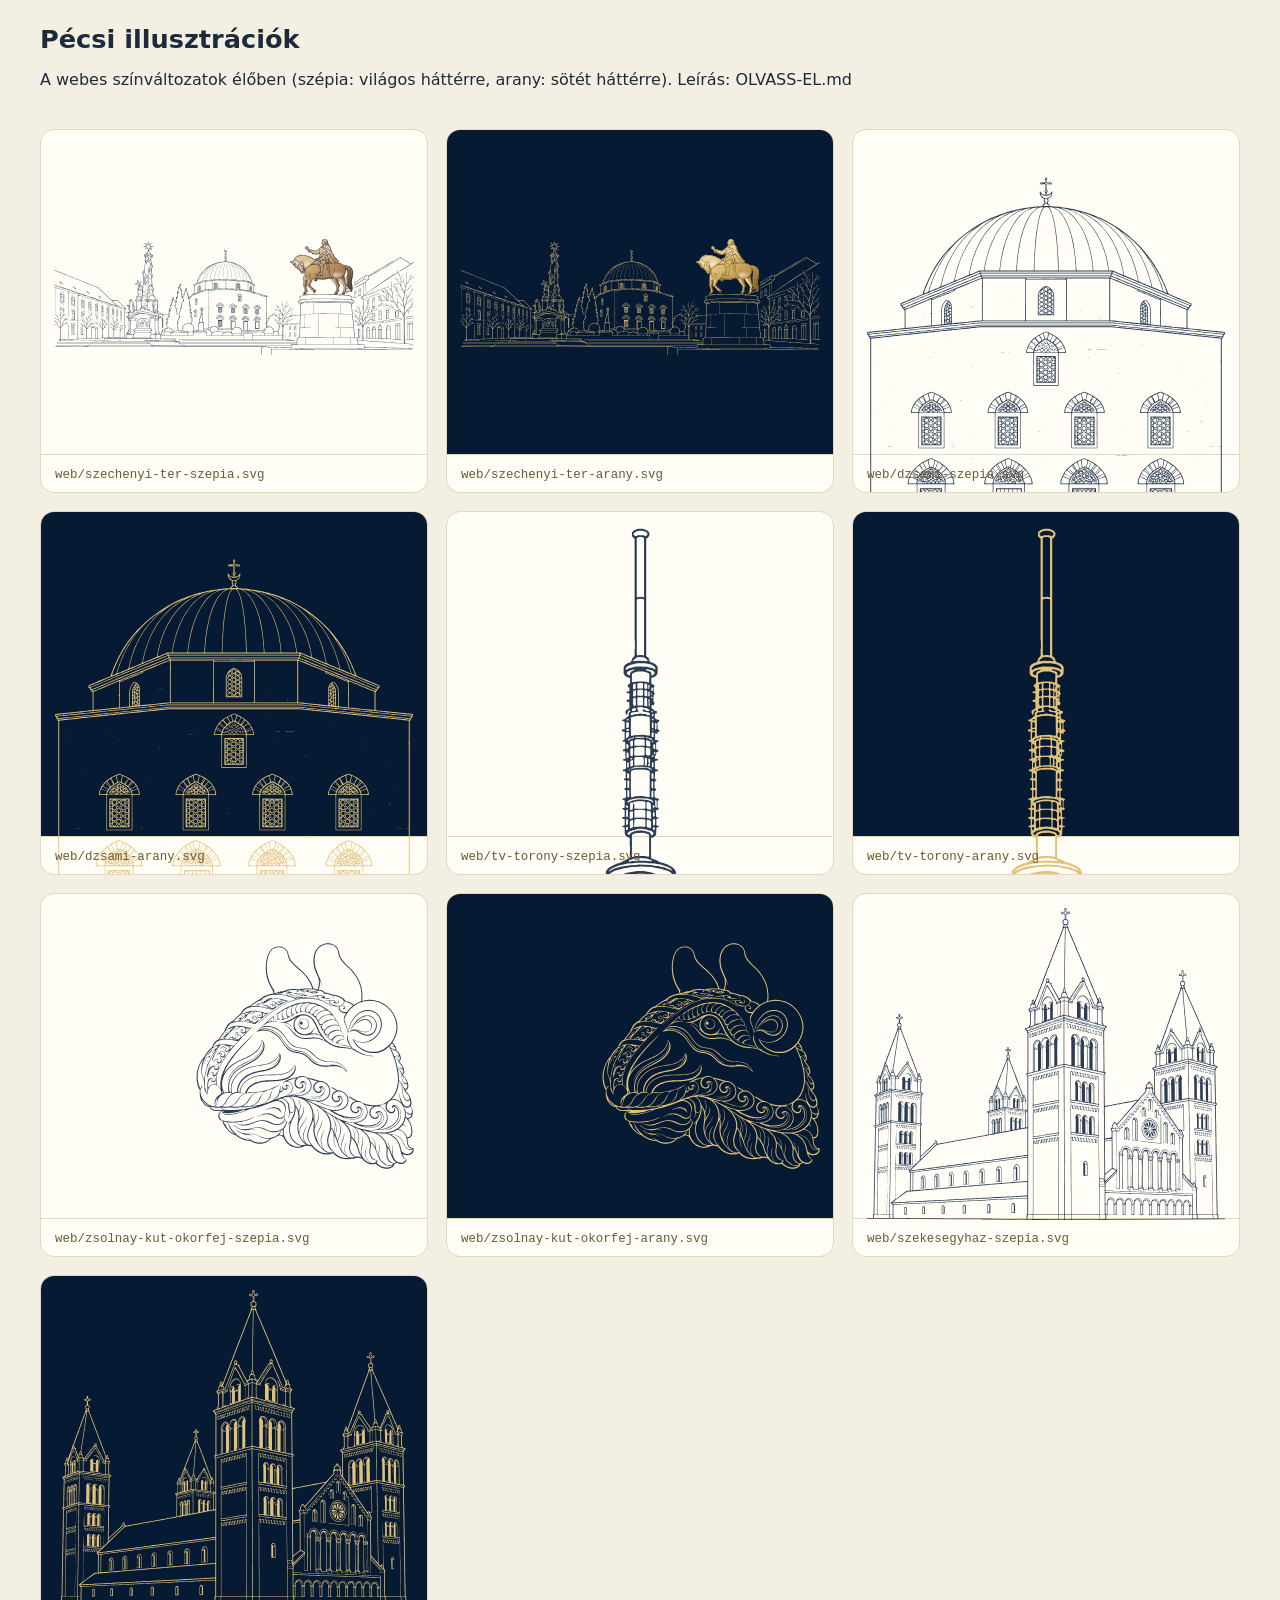
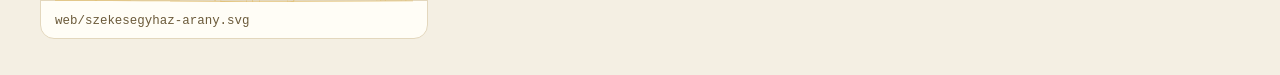
<file: assets/illusztraciok/bemutato.html>
<!doctype html><html lang="hu"><head><meta charset="utf-8"><meta name="viewport" content="width=device-width,initial-scale=1"><title>Pécsi illusztrációk – eszköztár</title>
<style>body{margin:0;font-family:Inter,system-ui,sans-serif;background:#f4efe3;color:#1d2a3a}h1{margin:0;font-size:1.6rem}header{padding:24px 16px;max-width:1200px;margin:auto}
.g{display:grid;grid-template-columns:repeat(auto-fill,minmax(320px,1fr));gap:18px;padding:0 16px 40px;max-width:1200px;margin:auto}
.k{background:#fffdf6;border:1px solid #e3d7bd;border-radius:14px;overflow:hidden}.k .kep{height:300px;display:grid;place-items:center;padding:12px}.k.sotet .kep{background:#061a33}
.k img{max-width:100%;max-height:100%}.k p{margin:0;padding:10px 14px;border-top:1px solid #e3d7bd;font-size:.9rem}.k code{font-size:.78rem;color:#6b5a3a}</style></head><body>
<header><h1>Pécsi illusztrációk</h1><p>A webes színváltozatok élőben (szépia: világos háttérre, arany: sötét háttérre). Leírás: OLVASS-EL.md</p></header>
<div class="g" id="g"></div>
<script>const N=['szechenyi-ter','dzsami','tv-torony','zsolnay-kut-okorfej','szekesegyhaz'];
document.getElementById('g').innerHTML=N.flatMap(n=>['szepia','arany'].map(v=>`<div class="k ${v==='arany'?'sotet':''}"><div class="kep"><img src="web/${n}-${v}.svg" alt="${n}"></div><p><code>web/${n}-${v}.svg</code></p></div>`)).join('');</script>
</body></html>
</file>
<file: assets/fonts/betutipusok.css>
/* Saját tárhelyről kiszolgált betűtípusok (Fontsource, SIL OFL)
   unicode-range: a böngésző csak a ténylegesen használt karakterkészletet tölti le (latin; a magyar ő/ű a latin-ext fájlban van) */
@font-face{font-family:'Montserrat';font-style:normal;font-weight:500;font-display:swap;src:url(montserrat-latin-500-normal.woff2) format('woff2');unicode-range:U+0000-00FF,U+0131,U+0152-0153,U+02BB-02BC,U+02C6,U+02DA,U+02DC,U+0304,U+0308,U+0329,U+2000-206F,U+20AC,U+2122,U+2191,U+2193,U+2212,U+2215,U+FEFF,U+FFFD;}
@font-face{font-family:'Montserrat';font-style:normal;font-weight:500;font-display:swap;src:url(montserrat-latin-ext-500-normal.woff2) format('woff2');unicode-range:U+0100-02BA,U+02BD-02C5,U+02C7-02CC,U+02CE-02D7,U+02DD-02FF,U+0304,U+0308,U+0329,U+1D00-1DBF,U+1E00-1E9F,U+1EF2-1EFF,U+2020,U+20A0-20AB,U+20AD-20C0,U+2113,U+2C60-2C7F,U+A720-A7FF;}
@font-face{font-family:'Montserrat';font-style:normal;font-weight:600;font-display:swap;src:url(montserrat-latin-600-normal.woff2) format('woff2');unicode-range:U+0000-00FF,U+0131,U+0152-0153,U+02BB-02BC,U+02C6,U+02DA,U+02DC,U+0304,U+0308,U+0329,U+2000-206F,U+20AC,U+2122,U+2191,U+2193,U+2212,U+2215,U+FEFF,U+FFFD;}
@font-face{font-family:'Montserrat';font-style:normal;font-weight:600;font-display:swap;src:url(montserrat-latin-ext-600-normal.woff2) format('woff2');unicode-range:U+0100-02BA,U+02BD-02C5,U+02C7-02CC,U+02CE-02D7,U+02DD-02FF,U+0304,U+0308,U+0329,U+1D00-1DBF,U+1E00-1E9F,U+1EF2-1EFF,U+2020,U+20A0-20AB,U+20AD-20C0,U+2113,U+2C60-2C7F,U+A720-A7FF;}
@font-face{font-family:'Montserrat';font-style:normal;font-weight:700;font-display:swap;src:url(montserrat-latin-700-normal.woff2) format('woff2');unicode-range:U+0000-00FF,U+0131,U+0152-0153,U+02BB-02BC,U+02C6,U+02DA,U+02DC,U+0304,U+0308,U+0329,U+2000-206F,U+20AC,U+2122,U+2191,U+2193,U+2212,U+2215,U+FEFF,U+FFFD;}
@font-face{font-family:'Montserrat';font-style:normal;font-weight:700;font-display:swap;src:url(montserrat-latin-ext-700-normal.woff2) format('woff2');unicode-range:U+0100-02BA,U+02BD-02C5,U+02C7-02CC,U+02CE-02D7,U+02DD-02FF,U+0304,U+0308,U+0329,U+1D00-1DBF,U+1E00-1E9F,U+1EF2-1EFF,U+2020,U+20A0-20AB,U+20AD-20C0,U+2113,U+2C60-2C7F,U+A720-A7FF;}
@font-face{font-family:'Montserrat';font-style:normal;font-weight:800;font-display:swap;src:url(montserrat-latin-800-normal.woff2) format('woff2');unicode-range:U+0000-00FF,U+0131,U+0152-0153,U+02BB-02BC,U+02C6,U+02DA,U+02DC,U+0304,U+0308,U+0329,U+2000-206F,U+20AC,U+2122,U+2191,U+2193,U+2212,U+2215,U+FEFF,U+FFFD;}
@font-face{font-family:'Montserrat';font-style:normal;font-weight:800;font-display:swap;src:url(montserrat-latin-ext-800-normal.woff2) format('woff2');unicode-range:U+0100-02BA,U+02BD-02C5,U+02C7-02CC,U+02CE-02D7,U+02DD-02FF,U+0304,U+0308,U+0329,U+1D00-1DBF,U+1E00-1E9F,U+1EF2-1EFF,U+2020,U+20A0-20AB,U+20AD-20C0,U+2113,U+2C60-2C7F,U+A720-A7FF;}
@font-face{font-family:'Montserrat';font-style:normal;font-weight:900;font-display:swap;src:url(montserrat-latin-900-normal.woff2) format('woff2');unicode-range:U+0000-00FF,U+0131,U+0152-0153,U+02BB-02BC,U+02C6,U+02DA,U+02DC,U+0304,U+0308,U+0329,U+2000-206F,U+20AC,U+2122,U+2191,U+2193,U+2212,U+2215,U+FEFF,U+FFFD;}
@font-face{font-family:'Montserrat';font-style:normal;font-weight:900;font-display:swap;src:url(montserrat-latin-ext-900-normal.woff2) format('woff2');unicode-range:U+0100-02BA,U+02BD-02C5,U+02C7-02CC,U+02CE-02D7,U+02DD-02FF,U+0304,U+0308,U+0329,U+1D00-1DBF,U+1E00-1E9F,U+1EF2-1EFF,U+2020,U+20A0-20AB,U+20AD-20C0,U+2113,U+2C60-2C7F,U+A720-A7FF;}
@font-face{font-family:'Montserrat';font-style:italic;font-weight:500;font-display:swap;src:url(montserrat-latin-500-italic.woff2) format('woff2');unicode-range:U+0000-00FF,U+0131,U+0152-0153,U+02BB-02BC,U+02C6,U+02DA,U+02DC,U+0304,U+0308,U+0329,U+2000-206F,U+20AC,U+2122,U+2191,U+2193,U+2212,U+2215,U+FEFF,U+FFFD;}
@font-face{font-family:'Montserrat';font-style:italic;font-weight:500;font-display:swap;src:url(montserrat-latin-ext-500-italic.woff2) format('woff2');unicode-range:U+0100-02BA,U+02BD-02C5,U+02C7-02CC,U+02CE-02D7,U+02DD-02FF,U+0304,U+0308,U+0329,U+1D00-1DBF,U+1E00-1E9F,U+1EF2-1EFF,U+2020,U+20A0-20AB,U+20AD-20C0,U+2113,U+2C60-2C7F,U+A720-A7FF;}
@font-face{font-family:'Montserrat';font-style:italic;font-weight:600;font-display:swap;src:url(montserrat-latin-600-italic.woff2) format('woff2');unicode-range:U+0000-00FF,U+0131,U+0152-0153,U+02BB-02BC,U+02C6,U+02DA,U+02DC,U+0304,U+0308,U+0329,U+2000-206F,U+20AC,U+2122,U+2191,U+2193,U+2212,U+2215,U+FEFF,U+FFFD;}
@font-face{font-family:'Montserrat';font-style:italic;font-weight:600;font-display:swap;src:url(montserrat-latin-ext-600-italic.woff2) format('woff2');unicode-range:U+0100-02BA,U+02BD-02C5,U+02C7-02CC,U+02CE-02D7,U+02DD-02FF,U+0304,U+0308,U+0329,U+1D00-1DBF,U+1E00-1E9F,U+1EF2-1EFF,U+2020,U+20A0-20AB,U+20AD-20C0,U+2113,U+2C60-2C7F,U+A720-A7FF;}
@font-face{font-family:'Montserrat';font-style:italic;font-weight:700;font-display:swap;src:url(montserrat-latin-700-italic.woff2) format('woff2');unicode-range:U+0000-00FF,U+0131,U+0152-0153,U+02BB-02BC,U+02C6,U+02DA,U+02DC,U+0304,U+0308,U+0329,U+2000-206F,U+20AC,U+2122,U+2191,U+2193,U+2212,U+2215,U+FEFF,U+FFFD;}
@font-face{font-family:'Montserrat';font-style:italic;font-weight:700;font-display:swap;src:url(montserrat-latin-ext-700-italic.woff2) format('woff2');unicode-range:U+0100-02BA,U+02BD-02C5,U+02C7-02CC,U+02CE-02D7,U+02DD-02FF,U+0304,U+0308,U+0329,U+1D00-1DBF,U+1E00-1E9F,U+1EF2-1EFF,U+2020,U+20A0-20AB,U+20AD-20C0,U+2113,U+2C60-2C7F,U+A720-A7FF;}
@font-face{font-family:'Montserrat';font-style:italic;font-weight:800;font-display:swap;src:url(montserrat-latin-800-italic.woff2) format('woff2');unicode-range:U+0000-00FF,U+0131,U+0152-0153,U+02BB-02BC,U+02C6,U+02DA,U+02DC,U+0304,U+0308,U+0329,U+2000-206F,U+20AC,U+2122,U+2191,U+2193,U+2212,U+2215,U+FEFF,U+FFFD;}
@font-face{font-family:'Montserrat';font-style:italic;font-weight:800;font-display:swap;src:url(montserrat-latin-ext-800-italic.woff2) format('woff2');unicode-range:U+0100-02BA,U+02BD-02C5,U+02C7-02CC,U+02CE-02D7,U+02DD-02FF,U+0304,U+0308,U+0329,U+1D00-1DBF,U+1E00-1E9F,U+1EF2-1EFF,U+2020,U+20A0-20AB,U+20AD-20C0,U+2113,U+2C60-2C7F,U+A720-A7FF;}
@font-face{font-family:'Montserrat';font-style:italic;font-weight:900;font-display:swap;src:url(montserrat-latin-900-italic.woff2) format('woff2');unicode-range:U+0000-00FF,U+0131,U+0152-0153,U+02BB-02BC,U+02C6,U+02DA,U+02DC,U+0304,U+0308,U+0329,U+2000-206F,U+20AC,U+2122,U+2191,U+2193,U+2212,U+2215,U+FEFF,U+FFFD;}
@font-face{font-family:'Montserrat';font-style:italic;font-weight:900;font-display:swap;src:url(montserrat-latin-ext-900-italic.woff2) format('woff2');unicode-range:U+0100-02BA,U+02BD-02C5,U+02C7-02CC,U+02CE-02D7,U+02DD-02FF,U+0304,U+0308,U+0329,U+1D00-1DBF,U+1E00-1E9F,U+1EF2-1EFF,U+2020,U+20A0-20AB,U+20AD-20C0,U+2113,U+2C60-2C7F,U+A720-A7FF;}
@font-face{font-family:'Inter';font-style:normal;font-weight:400;font-display:swap;src:url(inter-latin-400-normal.woff2) format('woff2');unicode-range:U+0000-00FF,U+0131,U+0152-0153,U+02BB-02BC,U+02C6,U+02DA,U+02DC,U+0304,U+0308,U+0329,U+2000-206F,U+20AC,U+2122,U+2191,U+2193,U+2212,U+2215,U+FEFF,U+FFFD;}
@font-face{font-family:'Inter';font-style:normal;font-weight:400;font-display:swap;src:url(inter-latin-ext-400-normal.woff2) format('woff2');unicode-range:U+0100-02BA,U+02BD-02C5,U+02C7-02CC,U+02CE-02D7,U+02DD-02FF,U+0304,U+0308,U+0329,U+1D00-1DBF,U+1E00-1E9F,U+1EF2-1EFF,U+2020,U+20A0-20AB,U+20AD-20C0,U+2113,U+2C60-2C7F,U+A720-A7FF;}
@font-face{font-family:'Inter';font-style:normal;font-weight:500;font-display:swap;src:url(inter-latin-500-normal.woff2) format('woff2');unicode-range:U+0000-00FF,U+0131,U+0152-0153,U+02BB-02BC,U+02C6,U+02DA,U+02DC,U+0304,U+0308,U+0329,U+2000-206F,U+20AC,U+2122,U+2191,U+2193,U+2212,U+2215,U+FEFF,U+FFFD;}
@font-face{font-family:'Inter';font-style:normal;font-weight:500;font-display:swap;src:url(inter-latin-ext-500-normal.woff2) format('woff2');unicode-range:U+0100-02BA,U+02BD-02C5,U+02C7-02CC,U+02CE-02D7,U+02DD-02FF,U+0304,U+0308,U+0329,U+1D00-1DBF,U+1E00-1E9F,U+1EF2-1EFF,U+2020,U+20A0-20AB,U+20AD-20C0,U+2113,U+2C60-2C7F,U+A720-A7FF;}
@font-face{font-family:'Inter';font-style:normal;font-weight:600;font-display:swap;src:url(inter-latin-600-normal.woff2) format('woff2');unicode-range:U+0000-00FF,U+0131,U+0152-0153,U+02BB-02BC,U+02C6,U+02DA,U+02DC,U+0304,U+0308,U+0329,U+2000-206F,U+20AC,U+2122,U+2191,U+2193,U+2212,U+2215,U+FEFF,U+FFFD;}
@font-face{font-family:'Inter';font-style:normal;font-weight:600;font-display:swap;src:url(inter-latin-ext-600-normal.woff2) format('woff2');unicode-range:U+0100-02BA,U+02BD-02C5,U+02C7-02CC,U+02CE-02D7,U+02DD-02FF,U+0304,U+0308,U+0329,U+1D00-1DBF,U+1E00-1E9F,U+1EF2-1EFF,U+2020,U+20A0-20AB,U+20AD-20C0,U+2113,U+2C60-2C7F,U+A720-A7FF;}
@font-face{font-family:'Inter';font-style:normal;font-weight:700;font-display:swap;src:url(inter-latin-700-normal.woff2) format('woff2');unicode-range:U+0000-00FF,U+0131,U+0152-0153,U+02BB-02BC,U+02C6,U+02DA,U+02DC,U+0304,U+0308,U+0329,U+2000-206F,U+20AC,U+2122,U+2191,U+2193,U+2212,U+2215,U+FEFF,U+FFFD;}
@font-face{font-family:'Inter';font-style:normal;font-weight:700;font-display:swap;src:url(inter-latin-ext-700-normal.woff2) format('woff2');unicode-range:U+0100-02BA,U+02BD-02C5,U+02C7-02CC,U+02CE-02D7,U+02DD-02FF,U+0304,U+0308,U+0329,U+1D00-1DBF,U+1E00-1E9F,U+1EF2-1EFF,U+2020,U+20A0-20AB,U+20AD-20C0,U+2113,U+2C60-2C7F,U+A720-A7FF;}
@font-face{font-family:'VT323';font-style:normal;font-weight:400;font-display:swap;src:url(vt323-latin-400-normal.woff2) format('woff2');unicode-range:U+0000-00FF,U+0131,U+0152-0153,U+02BB-02BC,U+02C6,U+02DA,U+02DC,U+0304,U+0308,U+0329,U+2000-206F,U+20AC,U+2122,U+2191,U+2193,U+2212,U+2215,U+FEFF,U+FFFD;}
@font-face{font-family:'VT323';font-style:normal;font-weight:400;font-display:swap;src:url(vt323-latin-ext-400-normal.woff2) format('woff2');unicode-range:U+0100-02BA,U+02BD-02C5,U+02C7-02CC,U+02CE-02D7,U+02DD-02FF,U+0304,U+0308,U+0329,U+1D00-1DBF,U+1E00-1E9F,U+1EF2-1EFF,U+2020,U+20A0-20AB,U+20AD-20C0,U+2113,U+2C60-2C7F,U+A720-A7FF;}
@font-face{font-family:'Courier Prime';font-style:normal;font-weight:400;font-display:swap;src:url(courier-prime-latin-400-normal.woff2) format('woff2');unicode-range:U+0000-00FF,U+0131,U+0152-0153,U+02BB-02BC,U+02C6,U+02DA,U+02DC,U+0304,U+0308,U+0329,U+2000-206F,U+20AC,U+2122,U+2191,U+2193,U+2212,U+2215,U+FEFF,U+FFFD;}
@font-face{font-family:'Courier Prime';font-style:normal;font-weight:400;font-display:swap;src:url(courier-prime-latin-ext-400-normal.woff2) format('woff2');unicode-range:U+0100-02BA,U+02BD-02C5,U+02C7-02CC,U+02CE-02D7,U+02DD-02FF,U+0304,U+0308,U+0329,U+1D00-1DBF,U+1E00-1E9F,U+1EF2-1EFF,U+2020,U+20A0-20AB,U+20AD-20C0,U+2113,U+2C60-2C7F,U+A720-A7FF;}
@font-face{font-family:'Courier Prime';font-style:normal;font-weight:700;font-display:swap;src:url(courier-prime-latin-700-normal.woff2) format('woff2');unicode-range:U+0000-00FF,U+0131,U+0152-0153,U+02BB-02BC,U+02C6,U+02DA,U+02DC,U+0304,U+0308,U+0329,U+2000-206F,U+20AC,U+2122,U+2191,U+2193,U+2212,U+2215,U+FEFF,U+FFFD;}
@font-face{font-family:'Courier Prime';font-style:normal;font-weight:700;font-display:swap;src:url(courier-prime-latin-ext-700-normal.woff2) format('woff2');unicode-range:U+0100-02BA,U+02BD-02C5,U+02C7-02CC,U+02CE-02D7,U+02DD-02FF,U+0304,U+0308,U+0329,U+1D00-1DBF,U+1E00-1E9F,U+1EF2-1EFF,U+2020,U+20A0-20AB,U+20AD-20C0,U+2113,U+2C60-2C7F,U+A720-A7FF;}
@font-face{font-family:'Playfair Display';font-style:normal;font-weight:500;font-display:swap;src:url(playfair-display-latin-500-normal.woff2) format('woff2');unicode-range:U+0000-00FF,U+0131,U+0152-0153,U+02BB-02BC,U+02C6,U+02DA,U+02DC,U+0304,U+0308,U+0329,U+2000-206F,U+20AC,U+2122,U+2191,U+2193,U+2212,U+2215,U+FEFF,U+FFFD;}
@font-face{font-family:'Playfair Display';font-style:normal;font-weight:500;font-display:swap;src:url(playfair-display-latin-ext-500-normal.woff2) format('woff2');unicode-range:U+0100-02BA,U+02BD-02C5,U+02C7-02CC,U+02CE-02D7,U+02DD-02FF,U+0304,U+0308,U+0329,U+1D00-1DBF,U+1E00-1E9F,U+1EF2-1EFF,U+2020,U+20A0-20AB,U+20AD-20C0,U+2113,U+2C60-2C7F,U+A720-A7FF;}
@font-face{font-family:'Playfair Display';font-style:normal;font-weight:600;font-display:swap;src:url(playfair-display-latin-600-normal.woff2) format('woff2');unicode-range:U+0000-00FF,U+0131,U+0152-0153,U+02BB-02BC,U+02C6,U+02DA,U+02DC,U+0304,U+0308,U+0329,U+2000-206F,U+20AC,U+2122,U+2191,U+2193,U+2212,U+2215,U+FEFF,U+FFFD;}
@font-face{font-family:'Playfair Display';font-style:normal;font-weight:600;font-display:swap;src:url(playfair-display-latin-ext-600-normal.woff2) format('woff2');unicode-range:U+0100-02BA,U+02BD-02C5,U+02C7-02CC,U+02CE-02D7,U+02DD-02FF,U+0304,U+0308,U+0329,U+1D00-1DBF,U+1E00-1E9F,U+1EF2-1EFF,U+2020,U+20A0-20AB,U+20AD-20C0,U+2113,U+2C60-2C7F,U+A720-A7FF;}
@font-face{font-family:'Playfair Display';font-style:normal;font-weight:700;font-display:swap;src:url(playfair-display-latin-700-normal.woff2) format('woff2');unicode-range:U+0000-00FF,U+0131,U+0152-0153,U+02BB-02BC,U+02C6,U+02DA,U+02DC,U+0304,U+0308,U+0329,U+2000-206F,U+20AC,U+2122,U+2191,U+2193,U+2212,U+2215,U+FEFF,U+FFFD;}
@font-face{font-family:'Playfair Display';font-style:normal;font-weight:700;font-display:swap;src:url(playfair-display-latin-ext-700-normal.woff2) format('woff2');unicode-range:U+0100-02BA,U+02BD-02C5,U+02C7-02CC,U+02CE-02D7,U+02DD-02FF,U+0304,U+0308,U+0329,U+1D00-1DBF,U+1E00-1E9F,U+1EF2-1EFF,U+2020,U+20A0-20AB,U+20AD-20C0,U+2113,U+2C60-2C7F,U+A720-A7FF;}
@font-face{font-family:'Playfair Display';font-style:normal;font-weight:800;font-display:swap;src:url(playfair-display-latin-800-normal.woff2) format('woff2');unicode-range:U+0000-00FF,U+0131,U+0152-0153,U+02BB-02BC,U+02C6,U+02DA,U+02DC,U+0304,U+0308,U+0329,U+2000-206F,U+20AC,U+2122,U+2191,U+2193,U+2212,U+2215,U+FEFF,U+FFFD;}
@font-face{font-family:'Playfair Display';font-style:normal;font-weight:800;font-display:swap;src:url(playfair-display-latin-ext-800-normal.woff2) format('woff2');unicode-range:U+0100-02BA,U+02BD-02C5,U+02C7-02CC,U+02CE-02D7,U+02DD-02FF,U+0304,U+0308,U+0329,U+1D00-1DBF,U+1E00-1E9F,U+1EF2-1EFF,U+2020,U+20A0-20AB,U+20AD-20C0,U+2113,U+2C60-2C7F,U+A720-A7FF;}
@font-face{font-family:'Playfair Display';font-style:italic;font-weight:500;font-display:swap;src:url(playfair-display-latin-500-italic.woff2) format('woff2');unicode-range:U+0000-00FF,U+0131,U+0152-0153,U+02BB-02BC,U+02C6,U+02DA,U+02DC,U+0304,U+0308,U+0329,U+2000-206F,U+20AC,U+2122,U+2191,U+2193,U+2212,U+2215,U+FEFF,U+FFFD;}
@font-face{font-family:'Playfair Display';font-style:italic;font-weight:500;font-display:swap;src:url(playfair-display-latin-ext-500-italic.woff2) format('woff2');unicode-range:U+0100-02BA,U+02BD-02C5,U+02C7-02CC,U+02CE-02D7,U+02DD-02FF,U+0304,U+0308,U+0329,U+1D00-1DBF,U+1E00-1E9F,U+1EF2-1EFF,U+2020,U+20A0-20AB,U+20AD-20C0,U+2113,U+2C60-2C7F,U+A720-A7FF;}
@font-face{font-family:'Playfair Display';font-style:italic;font-weight:600;font-display:swap;src:url(playfair-display-latin-600-italic.woff2) format('woff2');unicode-range:U+0000-00FF,U+0131,U+0152-0153,U+02BB-02BC,U+02C6,U+02DA,U+02DC,U+0304,U+0308,U+0329,U+2000-206F,U+20AC,U+2122,U+2191,U+2193,U+2212,U+2215,U+FEFF,U+FFFD;}
@font-face{font-family:'Playfair Display';font-style:italic;font-weight:600;font-display:swap;src:url(playfair-display-latin-ext-600-italic.woff2) format('woff2');unicode-range:U+0100-02BA,U+02BD-02C5,U+02C7-02CC,U+02CE-02D7,U+02DD-02FF,U+0304,U+0308,U+0329,U+1D00-1DBF,U+1E00-1E9F,U+1EF2-1EFF,U+2020,U+20A0-20AB,U+20AD-20C0,U+2113,U+2C60-2C7F,U+A720-A7FF;}
@font-face{font-family:'Playfair Display';font-style:italic;font-weight:700;font-display:swap;src:url(playfair-display-latin-700-italic.woff2) format('woff2');unicode-range:U+0000-00FF,U+0131,U+0152-0153,U+02BB-02BC,U+02C6,U+02DA,U+02DC,U+0304,U+0308,U+0329,U+2000-206F,U+20AC,U+2122,U+2191,U+2193,U+2212,U+2215,U+FEFF,U+FFFD;}
@font-face{font-family:'Playfair Display';font-style:italic;font-weight:700;font-display:swap;src:url(playfair-display-latin-ext-700-italic.woff2) format('woff2');unicode-range:U+0100-02BA,U+02BD-02C5,U+02C7-02CC,U+02CE-02D7,U+02DD-02FF,U+0304,U+0308,U+0329,U+1D00-1DBF,U+1E00-1E9F,U+1EF2-1EFF,U+2020,U+20A0-20AB,U+20AD-20C0,U+2113,U+2C60-2C7F,U+A720-A7FF;}
@font-face{font-family:'Playfair Display';font-style:italic;font-weight:800;font-display:swap;src:url(playfair-display-latin-800-italic.woff2) format('woff2');unicode-range:U+0000-00FF,U+0131,U+0152-0153,U+02BB-02BC,U+02C6,U+02DA,U+02DC,U+0304,U+0308,U+0329,U+2000-206F,U+20AC,U+2122,U+2191,U+2193,U+2212,U+2215,U+FEFF,U+FFFD;}
@font-face{font-family:'Playfair Display';font-style:italic;font-weight:800;font-display:swap;src:url(playfair-display-latin-ext-800-italic.woff2) format('woff2');unicode-range:U+0100-02BA,U+02BD-02C5,U+02C7-02CC,U+02CE-02D7,U+02DD-02FF,U+0304,U+0308,U+0329,U+1D00-1DBF,U+1E00-1E9F,U+1EF2-1EFF,U+2020,U+20A0-20AB,U+20AD-20C0,U+2113,U+2C60-2C7F,U+A720-A7FF;}
</file>
